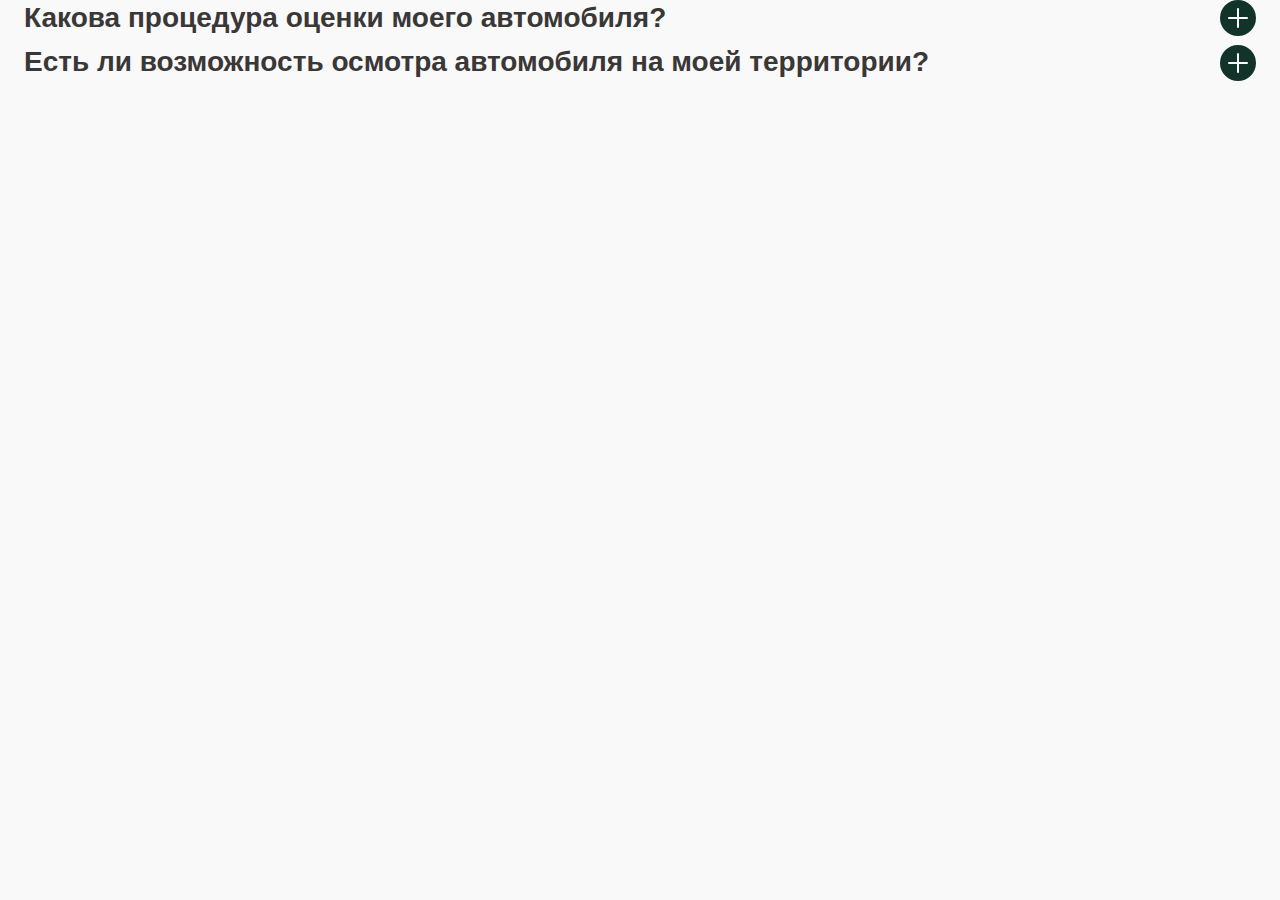
<file: components/accordion.html>
<!DOCTYPE html>
<html lang="ru">

<head>
    <meta charset="UTF-8">
    <meta name="viewport" content="width=device-width, initial-scale=1.0">
    <link rel="stylesheet" href="../css/main.css">
    <title>Аккордеон | Пример</title>
</head>

<body>
    <div class="container">
        <div class="accordion">
            <ul class="accordion-list">
                <li class="accordion-list__item">
                    <div class="accordion__top">
                        <p class="accordion__title">Какова процедура оценки моего автомобиля?</p>
                        <button class="accordion-list__btn">
                            <span></span>
                            <span></span>
                        </button>
                    </div>
                    <div class="accordion__bottom">
                        <p class="accordion__text">Наша компания предлагает точную оценку стоимости вашего
                            автомобиля по телефону. Просто свяжитесь с нами, и наши эксперты-оценщики
                            предоставят вам актуальную информацию. В более чем 90% случаев цена, озвученная
                            по телефону, совпадает с ценой, предложенной после осмотра автомобиля.</p>
                    </div>
                </li>
                <li class="accordion-list__item">
                    <div class="accordion__top">
                        <p class="accordion__title">Есть ли возможность осмотра автомобиля на моей территории?
                        </p>
                        <button class="accordion-list__btn">
                            <span></span>
                            <span></span>
                        </button>
                    </div>
                    <div class="accordion__bottom">
                        <p class="accordion__text">Да, мы готовы приехать к вам для осмотра вашего автомобиля в удобное
                            для вас время и место. Просто дайте нам знать, когда вам будет удобно, и наши специалисты
                            приедут к вам.</p>
                    </div>
                </li>
            </ul>
        </div>
    </div>

    <script src="../assets/libs/jquery.min.js"></script>

    <script>
        $('.accordion__top').click((e) => {
            $(e.target).closest('.accordion-list__item').find('.accordion__bottom').toggleClass('open')
            $(e.target).find('.accordion-list__btn').toggleClass('open')
        })
    </script>
</body>

</html>
</file>
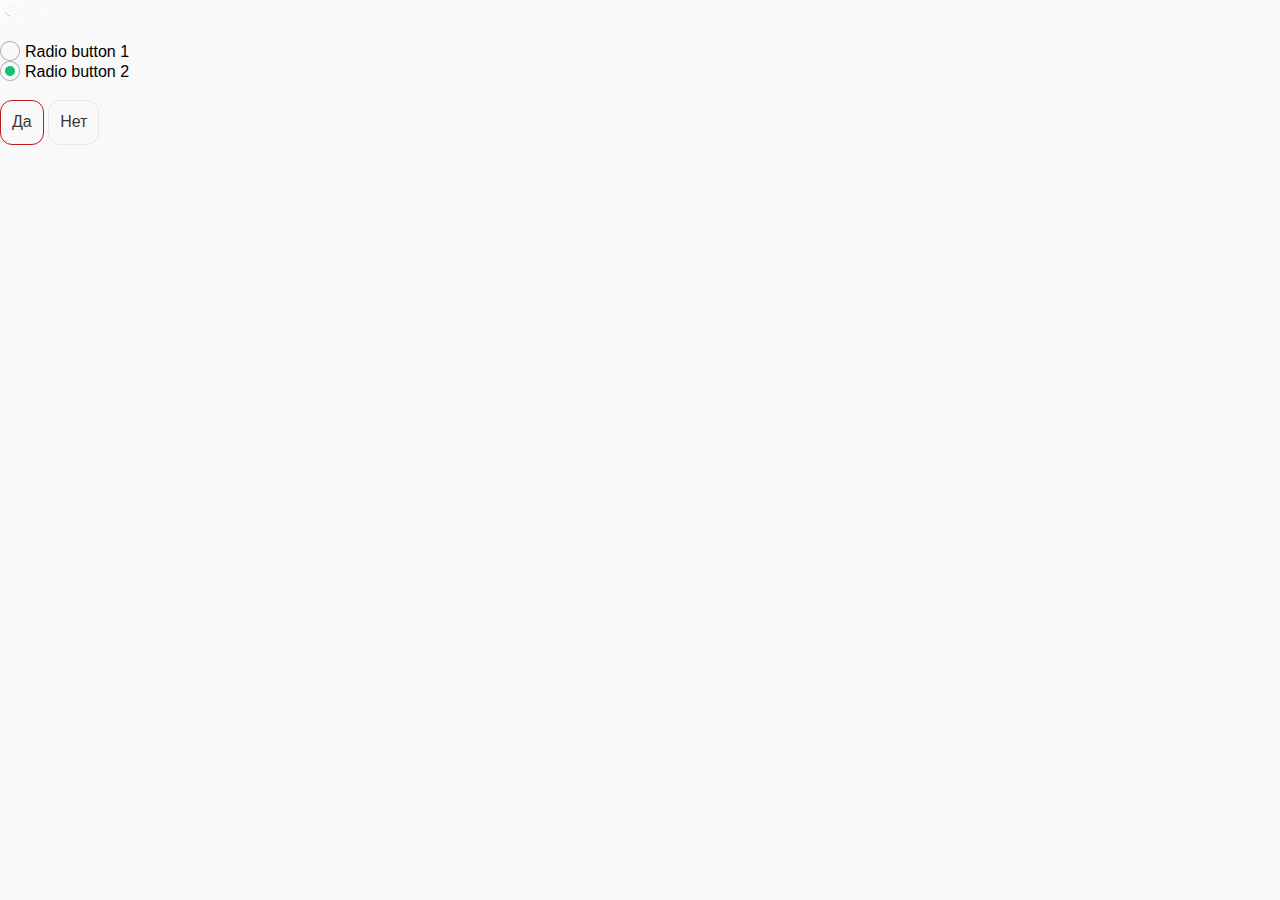
<file: components/checkbox.html>
<!DOCTYPE html>
<html lang="ru">
<head>
    <meta charset="UTF-8">
    <meta name="viewport" content="width=device-width, initial-scale=1.0">
    <link rel="stylesheet" href="../css/main.css">
    <title>Стилизованный чекбокс/радио | Пример</title>
</head>
<body>

    <!-- Стилизованный checkbox -->
    <label class="custom-checkbox">
        <input type="checkbox" checked>
        <span>Checkbox #1</span>
    </label>
    
    <br>

    <!-- Стилизованный radio v1 -->
    <div class="custom-radio">
        <input id="radio-1" type="radio" name="radio" value="1" checked>
        <label for="radio-1">Radio button 1</label>
    </div>
    <div class="custom-radio">
        <input id="radio-2" type="radio" name="radio" value="1" checked>
        <label for="radio-2">Radio button 2</label>
    </div>

    <br>

    <!-- Стилизованный radio v2 -->
    <div class="toggle toggle--1">
        <input id="damage-1" type="radio" name="damage" value="no" checked>
        <label for="damage-1">Да</label>
    </div>
    <div class="toggle toggle--1">
        <input id="damage-2" type="radio" name="damage" value="brakes">
        <label for="damage-2">Нет</label>
    </div>
</body>
</html>
</file>
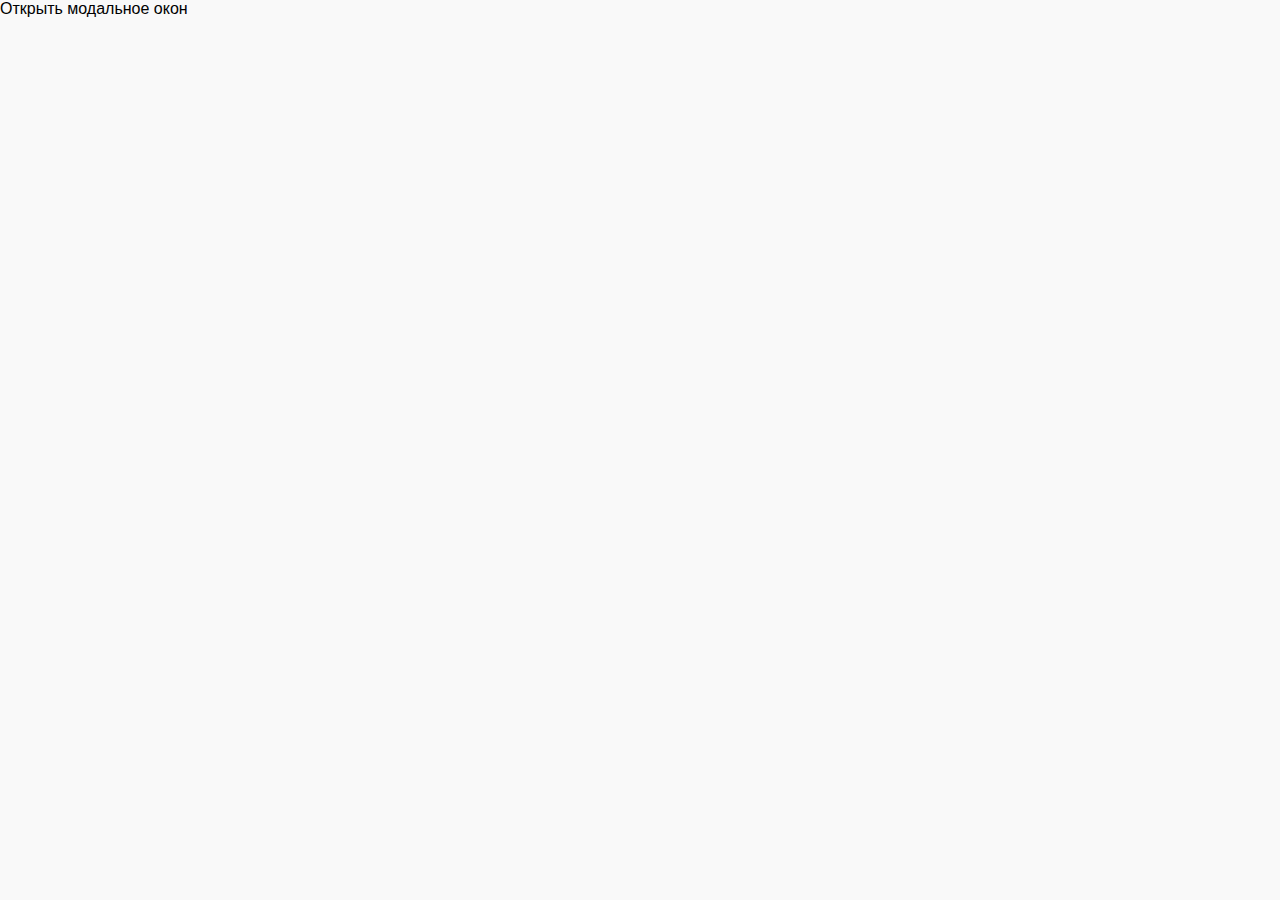
<file: components/modal.html>
<!DOCTYPE html>
<html lang="ru">
<head>
    <meta charset="UTF-8">
    <meta name="viewport" content="width=device-width, initial-scale=1.0">
    <link rel="stylesheet" href="../css/main.css">
    <title>Модальное окно | Пример</title>
</head>
<body>

    <button class="open-modal">Открыть модальное окон</button>

    <div class="modal modal--form">
        <div class="modal__body modal__body--form">
            <div class="modal__wrapper modal__wrapper--form">
                <button class="close-modal">
                    <img src="../assets/img/icons/close.svg" alt="">
                </button>
                <div class="modal__info">
                    <div class="modal__header">
                        <h2 class="modal__title">Получите возможность участвовать в проекте!</h2>
                        <p class="modal__text">Оставьте ваши контакты и получите персональный инвестиционный план</p>
                    </div>
                    <form class="form modal-form">
                        <input type="text" class="input input--green modal-form__input" name="name" placeholder="Ваше имя">
                        <input type="tel" class="input input--green modal-form__input" name="phone" placeholder="Номер телефона">
                        <input type="email" class="input input--green modal-form__input" name="phone" placeholder="Email">
                        <label class="custom-checkbox">
                            <input type="checkbox" checked>
                            <span>Я даю свое согласие на обработку персональных данных</span>
                        </label>
                        <button class="btn btn--green btn-hover btn-hover--green modal-form__btn">Отправить запрос</button>
                    </form>
                </div>
            </div>
        </div>
    </div>

    <script src="../assets/libs/jquery.min.js"></script>

    <script>
        // Модальное окно
        function showModal(btnOpen, modalBody) {
            btnOpen.click(function () {
                modalBody.addClass('active');
                $('html').addClass('no-scroll');
                return false;
            });

            $(document).keydown(function (e) {
                if (e.keyCode === 27) {
                    e.stopPropagation();
                    modalBody.removeClass('active');
                    $('html').removeClass('no-scroll');
                }
            });

            modalBody.click(function (e) {
                if ($(e.target).closest('.modal__wrapper').length == 0) {
                    $(this).removeClass('active');
                    $('html').removeClass('no-scroll');
                }
            });

            $('.close-modal').click((e) => {
                modalBody.removeClass('active');
                $('html').removeClass('no-scroll');
            })
        }

        showModal($('.open-modal'), $('.modal--form'));
    </script>
</body>
</html>
</file>
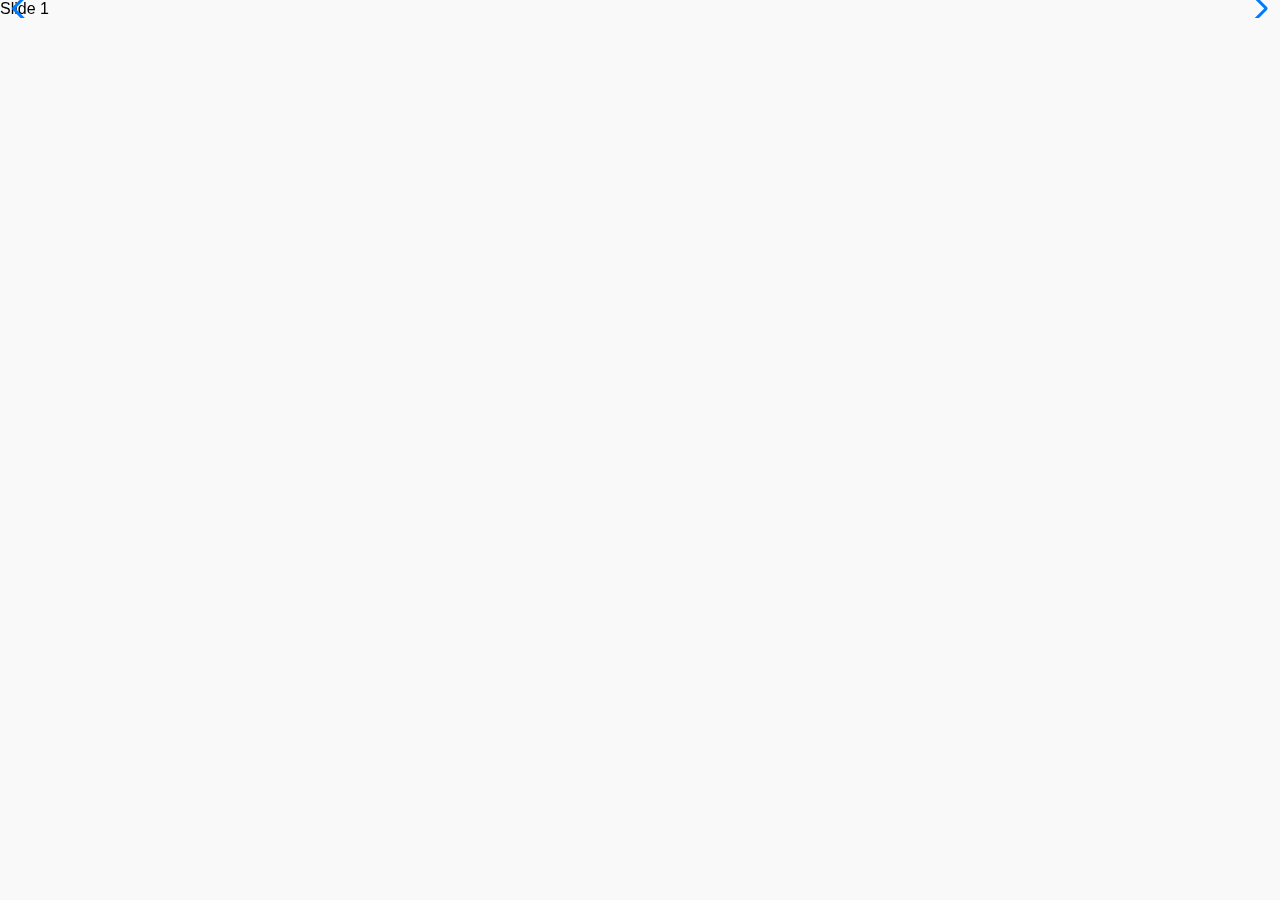
<file: components/swiper.html>
<!DOCTYPE html>
<html lang="ru">
<head>
    <meta charset="UTF-8">
    <meta name="viewport" content="width=device-width, initial-scale=1.0">
    <link rel="stylesheet" href="../assets/libs/swiper-bundle.min.css">
    <link rel="stylesheet" href="../css/main.css">
    <title>Swiper | Пример</title>
</head>
<body>
    
    <div class="swiper">
        <div class="swiper-wrapper">
            <div class="swiper-slide">Slide 1</div>
            <div class="swiper-slide">Slide 2</div>
            <div class="swiper-slide">Slide 3</div>
        </div>
        <div class="swiper-pagination"></div>
      
        <div class="swiper-button-prev"></div>
        <div class="swiper-button-next"></div>
      
        <div class="swiper-scrollbar"></div>
    </div>

    <script src="../assets/libs/swiper-bundle.min.js"></script>
    <script src="../assets/js/swiper.js"></script>
</body>
</html>
</file>
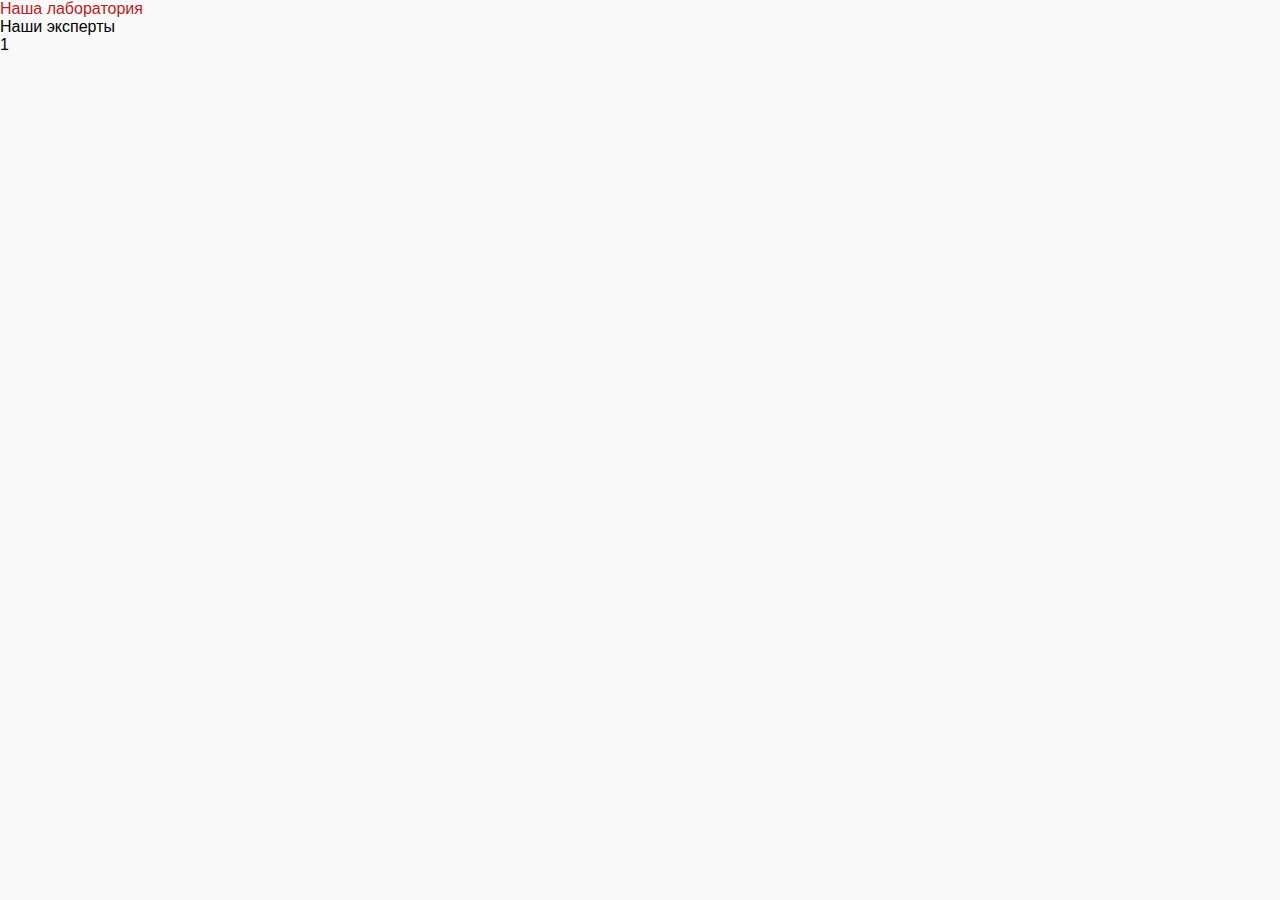
<file: components/tabs.html>
<!DOCTYPE html>
<html lang="ru">
<head>
    <meta charset="UTF-8">
    <meta name="viewport" content="width=device-width, initial-scale=1.0">
    <link rel="stylesheet" href="../css/main.css">
    <title>Табы | Пример</title>
</head>
<body>

    <div class="tabs">
        <ul class="tabs__list">
            <li class="active-tab">Наша лаборатория</li>
            <li>Наши эксперты</li>
        </ul>
        <ul class="tabs__wrapper">
            <li class="tabs__content active">
                1
            </li>
            <li class="tabs__content">
                2
            </li>
        </ul>
    </div>

    <script src="../assets/libs/jquery.min.js"></script>

    <script>
        function tabs(wrapperMain, wrapperTab, wrapperContent, activeTab, activeContent) {
            $(wrapperTab).on('click', 'li:not('+activeTab+')', function () {
                $(this)
                    .addClass(activeTab).siblings().removeClass(activeTab)
                    .closest(wrapperMain).find(wrapperContent).removeClass(activeContent).eq($(this).index()).addClass(activeContent);
            });
        }
        tabs('.tabs', '.tabs__list', '.tabs__content', 'active-tab', 'active');
    </script>
</body>
</html>
</file>
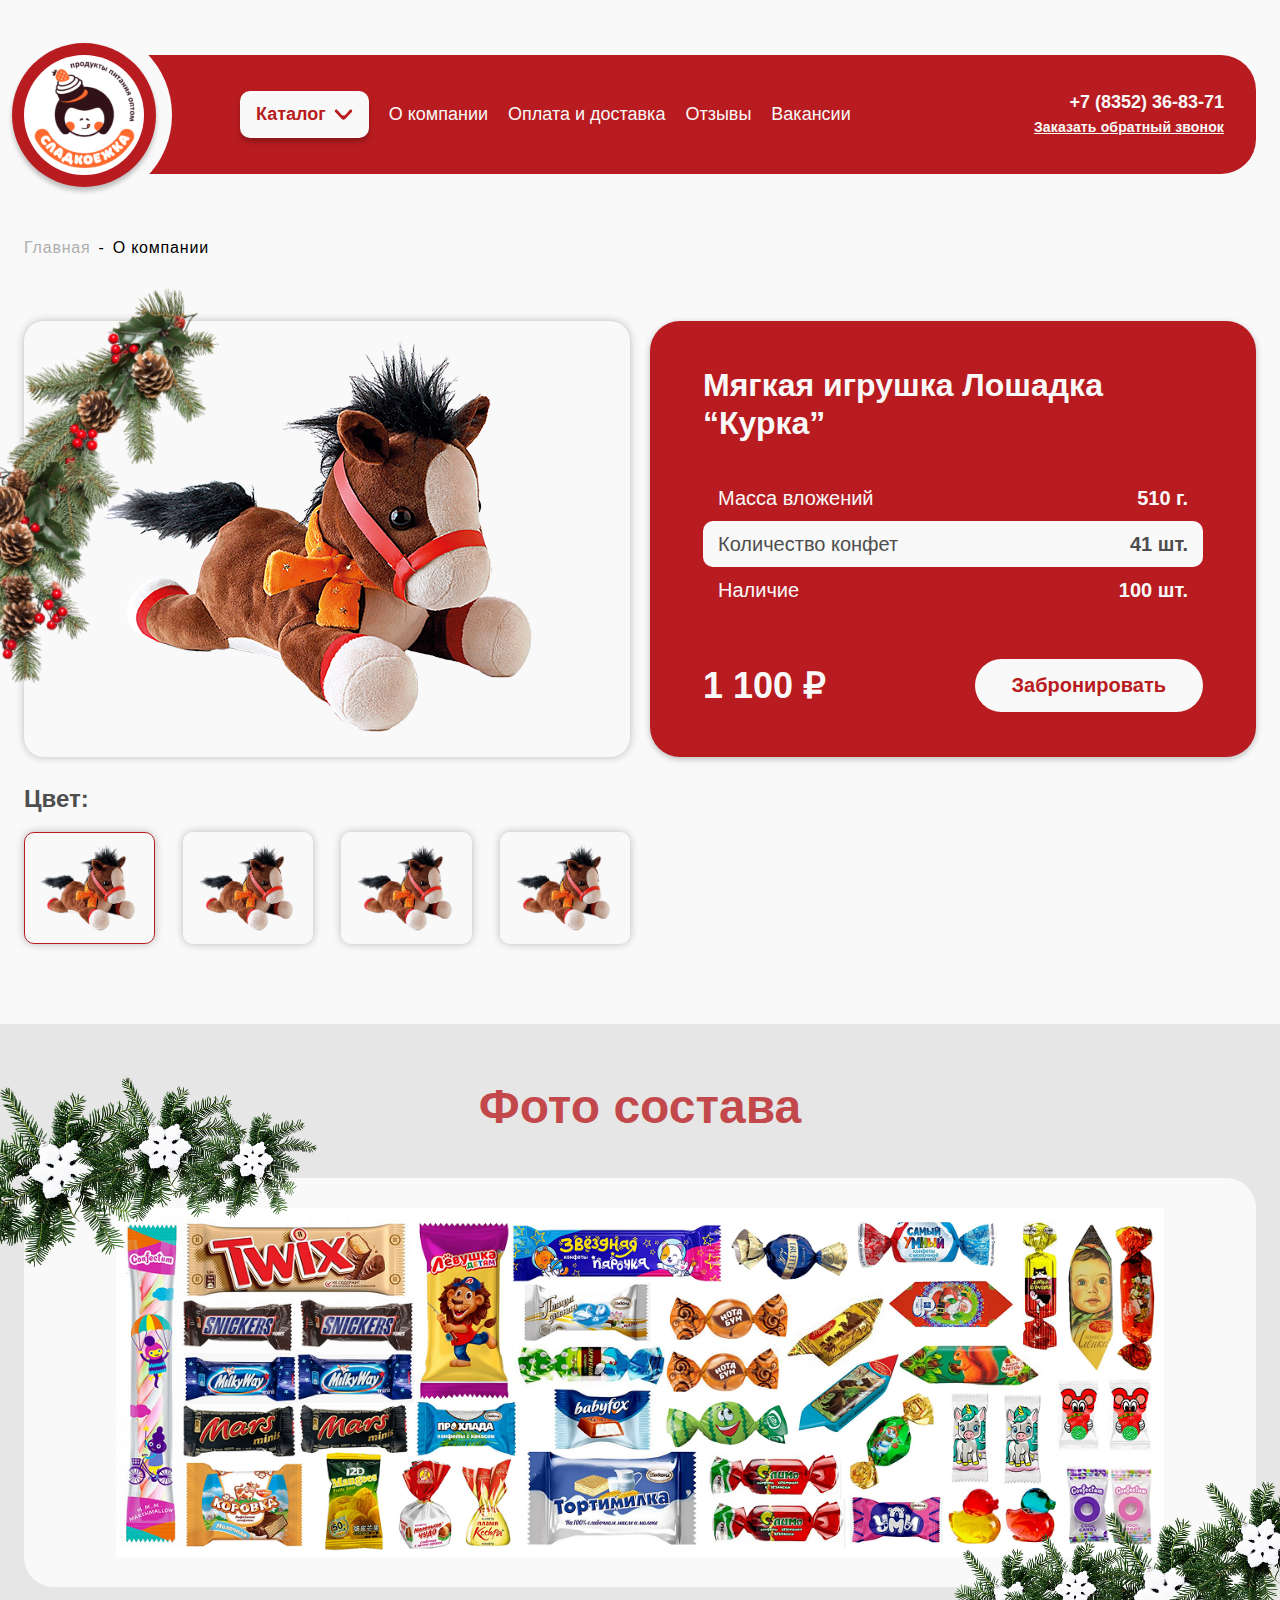
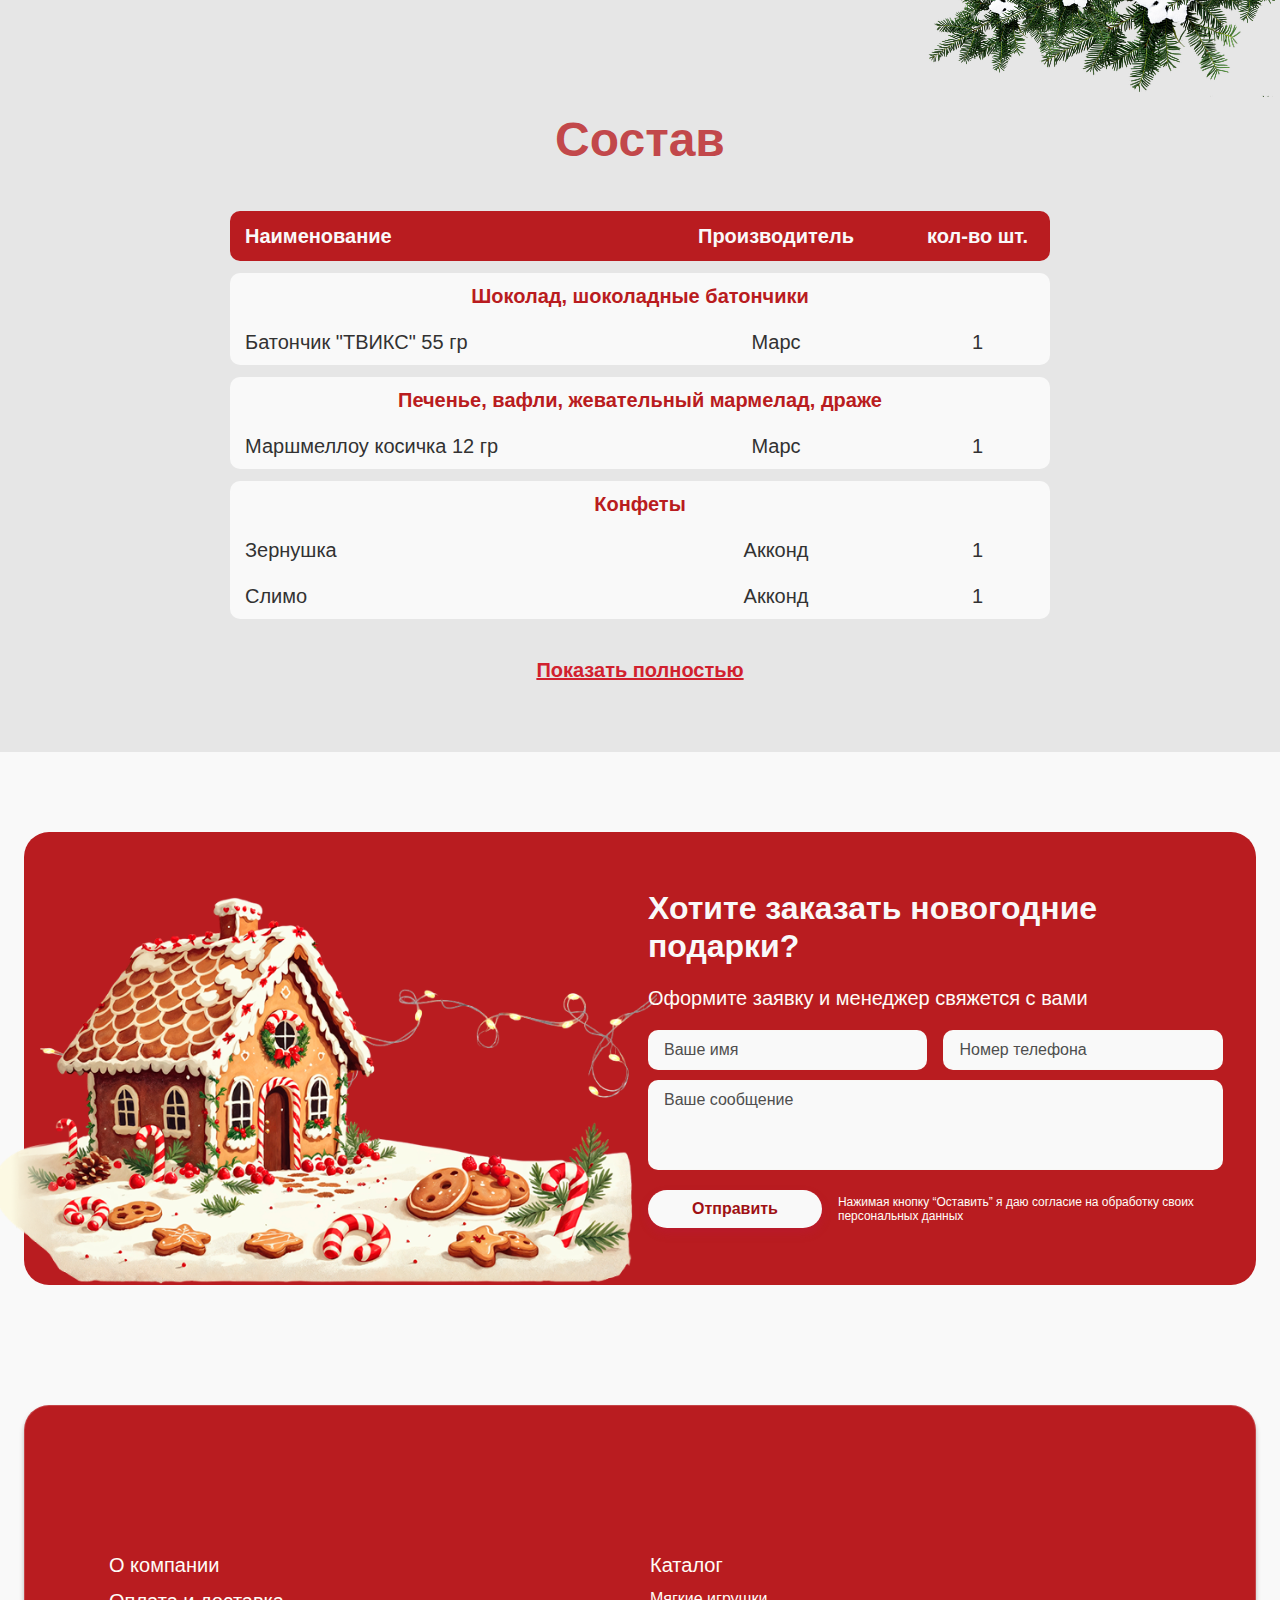
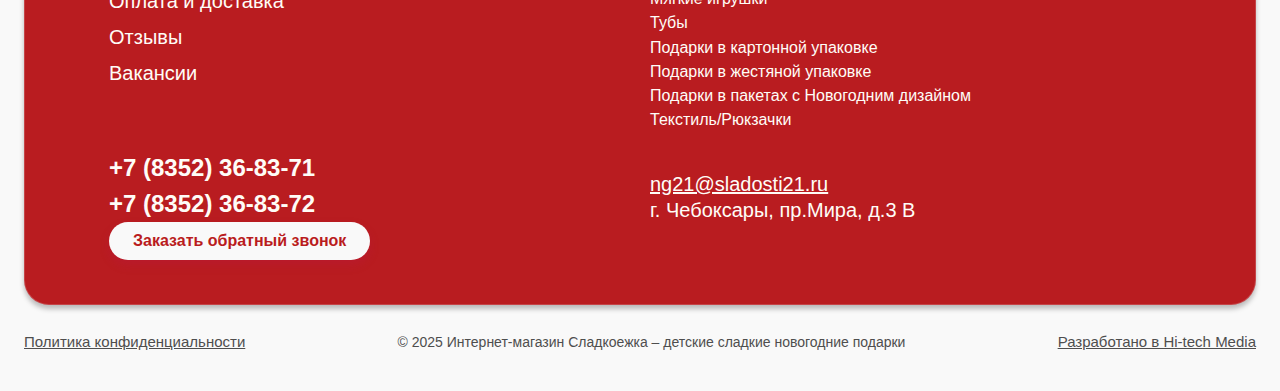
<file: pages/catalog-detail.html>
<!DOCTYPE html>
<html lang="ru">
<head>
    <meta charset="UTF-8">
    <meta name="viewport" content="width=device-width, initial-scale=1.0">
    <title>О компании</title>
    <link rel="stylesheet" href="../assets/libs/swiper-bundle.min.css">
    <link rel="stylesheet" href="../css/main.css">
</head>
<body>
    <header class="header header--secondary">
        <div class="container">
            <div class="header__wrapper">
                <a href="/" class="header__logo">
                    <div class="header__logo-wrapper">
                        <img src="/assets/img/icons/logo.svg" alt="logo">
                    </div>
                </a>
                <nav class="menu">
                    <ul class="menu-nav">
                        <li class="menu-nav__item dropdown-menu dropdown-menu--main">
                            <a href="catalog.html" class="menu-nav__link menu-nav__link--active dropdown-menu__toggle">
                                каталог
                                <svg width="19" height="11" class="dropdown-menu__toggle-icon" viewBox="0 0 19 11" fill="none" xmlns="http://www.w3.org/2000/svg">
                                    <path d="M17.5327 0.791373C16.9366 0.409903 16.1522 0.514915 15.6776 1.03973L11.4667 5.69522C10.4139 6.85918 8.58611 6.85918 7.53331 5.69522L3.32245 1.03973C2.84776 0.514915 2.06335 0.409903 1.46733 0.791373C0.704329 1.27972 0.571764 2.34073 1.19116 3.0018L7.56488 9.80427C8.61264 10.9225 10.3874 10.9225 11.4351 9.80427L17.8088 3.0018C18.4282 2.34073 18.2957 1.27972 17.5327 0.791373Z" fill="#B91C20" />
                                </svg>
                            </a>
                            <!-- <div class="dropdown-menu__container">
                                <div class="catalog-menu">
                                    <div class="catalog-menu__wrapper">
                                        <div class="catalog-menu__side">
                                            <ul class="catalog-menu-section">
                                                <li class="catalog-menu-section__item">
                                                    <a href="" class="catalog-menu-section__head">
                                                        <span class="catalog-menu-section__head-name">Печи и камины</span>
                                                        <svg width="11" height="14" class="catalog-menu-section__head-arrow" viewBox="0 0 11 14" fill="none" xmlns="http://www.w3.org/2000/svg">
                                                            <path d="M10.8145 7L2.06095 -2.38418e-07L0 1.64576L6.6999 7L0 12.3531L2.05949 14L10.8145 7Z" />
                                                        </svg>
                                                    </a>
                                                    <div class="catalog-menu__subsection">
                                                        <div class="catalog-menu__subsection-wrapper">
                                                            <p class="catalog-menu__subsection-title">Распределительное оборудование</p>
                                                            <div class="catalog-menu__subsection-list">
                                                                <ul class="catalog-menu-subsection">
                                                                    <li class="catalog-menu-subsection__item">
                                                                        <a href="" class="catalog-menu-subsection__link">
                                                                            <img src="./assets/img/other/section-icon.png" class="catalog-menu-subsection__link-icon" alt="">
                                                                            <div class="catalog-menu-subsection__link-content">
                                                                                <span class="catalog-menu-subsection__link-name">Печи и камины</span>
                                                                                <span class="catalog-menu-subsection__link-count">(16 шт)</span>
                                                                            </div>
                                                                        </a>
                                                                    </li>
                                                                </ul>
                                                            </div>
                                                        </div>
                                                    </div>
                                                </li>
                                                <li class="catalog-menu-section__item">
                                                    <a href="" class="catalog-menu-section__head">
                                                        <span class="catalog-menu-section__head-name">Дымоходы и вентиляция</span>
                                                        <svg width="11" height="14" class="catalog-menu-section__head-arrow" viewBox="0 0 11 14" fill="none" xmlns="http://www.w3.org/2000/svg">
                                                            <path d="M10.8145 7L2.06095 -2.38418e-07L0 1.64576L6.6999 7L0 12.3531L2.05949 14L10.8145 7Z" />
                                                        </svg>
                                                    </a>
                                                    <div class="catalog-menu__subsection">
                                                        <div class="catalog-menu__subsection-wrapper">
                                                            <p class="catalog-menu__subsection-title">Шкафы управления и автоматизации</p>
                                                            <div class="catalog-menu__subsection-list">
                                                                <ul class="catalog-menu-subsection">
                                                                    <li class="catalog-menu-subsection__item">
                                                                        <a href="" class="catalog-menu-subsection__link">Щ070</a>
                                                                    </li>
                                                                </ul>
                                                            </div>
                                                        </div>
                                                    </div>
                                                </li>
                                                <li class="catalog-menu-section__item">
                                                    <a href="" class="catalog-menu-section__head">
                                                        <span class="catalog-menu-section__head-name">Крепёж и аксессуары</span>
                                                        <svg width="11" height="14" class="catalog-menu-section__head-arrow" viewBox="0 0 11 14" fill="none" xmlns="http://www.w3.org/2000/svg">
                                                            <path d="M10.8145 7L2.06095 -2.38418e-07L0 1.64576L6.6999 7L0 12.3531L2.05949 14L10.8145 7Z" />
                                                        </svg>
                                                    </a>
                                                    <div class="catalog-menu__subsection">
                                                        <div class="catalog-menu__subsection-wrapper">
                                                            <p class="catalog-menu__subsection-title">Системы оперативного тока</p>
                                                            <div class="catalog-menu__subsection-list">
                                                                <ul class="catalog-menu-subsection">
                                                                    <li class="catalog-menu-subsection__item">
                                                                        <a href="" class="catalog-menu-subsection__link">Щ070</a>
                                                                    </li>
                                                                </ul>
                                                            </div>
                                                        </div>
                                                    </div>
                                                </li>
                                                <li class="catalog-menu-section__item">
                                                    <a href="" class="catalog-menu-section__head">
                                                        <span class="catalog-menu-section__head-name">Банные товары</span>
                                                        <svg width="11" height="14" class="catalog-menu-section__head-arrow" viewBox="0 0 11 14" fill="none" xmlns="http://www.w3.org/2000/svg">
                                                            <path d="M10.8145 7L2.06095 -2.38418e-07L0 1.64576L6.6999 7L0 12.3531L2.05949 14L10.8145 7Z" />
                                                        </svg>
                                                    </a>
                                                </li>
                                            </ul>
                                        </div>
                                    </div>
                                </div>
                            </div> -->
                        </li>
                        <li class="menu-nav__item">
                            <a href="company.html" class="menu-nav__link">О компании</a>
                        </li>
                        <li class="menu-nav__item">
                            <a href="payment.html" class="menu-nav__link">Оплата и доставка</a>
                        </li>
                        <li class="menu-nav__item">
                            <a href="reviews.html" class="menu-nav__link">Отзывы</a>
                        </li>
                        <li class="menu-nav__item">
                            <a href="vacancies.html" class="menu-nav__link">Вакансии</a>
                        </li>
                    </ul>
                </nav>
                <div class="header__right">
                    <div class="header__contacts">
                        <a href="tel:" class="header__contacts-phone">+7 (8352) 36-83-71</a>
                        <button class="header__contacts-callback">Заказать обратный звонок</button>
                    </div>
                </div>
                <button class="btn-menu">
                    <span></span>
                    <span></span>
                    <span></span>
                </button>
            </div>
        </div>
    </header>

    <main>
        <!-- Хлебные крошки -->
        <section class="section section--breadcrumb">
            <div class="container">
                <ul class="breadcrumb">
                    <li class="breadcrumb__item">
                        <a href="../index.html" class="breadcrumb__item-link">Главная</a>
                    </li>
                    <li class="breadcrumb__item">
                        <span class="breadcrumb__item-link breadcrumb__item-link--active">О компании</span>
                    </li>
                </ul>
            </div>
        </section>

        <!-- Детальная страница товара -->
        <section class="section section--catalog-detail">
            <div class="container">
                <div class="product-detail">
                    <div class="product-detail__wrapper">
                        <div class="product-detail__left">
                            <div class="product-detail__left-main">
                                <a href="">
                                    <img src="/assets/img/other/product-detail.png" alt="">
                                </a>
                            </div>
                            <div class="product-detail__left-similar">
                                <p class="product-detail__left-similar-text">Цвет:</p>
                                <div class="product-detail__left-similar-wrapper">
                                    <a href="#" class="product-detail__left-similar-item" data-state="active">
                                        <img src="/assets/img/other/product-detail.png" alt="">
                                    </a>
                                    <a href="#" class="product-detail__left-similar-item">
                                        <img src="/assets/img/other/product-detail.png" alt="">
                                    </a>
                                    <a href="#" class="product-detail__left-similar-item">
                                        <img src="/assets/img/other/product-detail.png" alt="">
                                    </a>
                                    <a href="#" class="product-detail__left-similar-item">
                                        <img src="/assets/img/other/product-detail.png" alt="">
                                    </a>
                                </div>
                            </div>
                        </div>
                        <div class="product-detail__info">
                            <div class="product-detail__top">
                                <h2 class="product-detail__info-name">Мягкая игрушка Лошадка “Курка”</h2>
                            </div>
                            <ul class="product-hits">
                                <li class="product-hits__item">
                                    <p class="product-hits__item-text">Масса вложений</p>
                                    <span class="product-hits__item-value">510 г.</span>
                                </li>
                                <li class="product-hits__item">
                                    <p class="product-hits__item-text">Количество конфет</p>
                                    <span class="product-hits__item-value">41 шт.</span>
                                </li>
                                <li class="product-hits__item">
                                    <p class="product-hits__item-text">Наличие</p>
                                    <span class="product-hits__item-value">100 шт.</span>
                                </li>
                            </ul>
                            <div class="product-detail__info-bottom">
                                <div class="product-detail__info-price-wrapper">
                                    <p class="product-detail__info-price">1 100 ₽</p>
                                </div>
                                <button class="btn product-detail__info-btn">Забронировать</button>
                            </div>
                        </div>
                    </div>
                </div>
            </div>
        </section>

        <!-- Фото состава -->
        <section class="section section--dark-bg section--composition">
            <div class="container">
                <h2>Фото состава</h2>
                <div class="container__inner">
                    <div class="product-composition-image">
                        <div class="product-composition-image__wrapper">
                            <img src="/assets/img/other/composition.png" class="product-composition-image__img" alt="">
                        </div>
                    </div>
                </div>
            </div>
        </section>

        <!-- Состав -->
        <section class="section section--dark-bg section--composition">
            <div class="container">
                <h2>Состав</h2>
                <div class="container__inner">
                    <div class="product-composition">
                        <div class="product-composition__wrapper">
                            <div class="product-composition__wrapper-inner">
                                <div class="product-composition__col">
                                    <ul class="product-composition-list">
                                        <li class="product-composition-list__item product-composition-list__item--head">
                                            <div class="product-composition-list__item-inner">
                                                <p>Наименование</p>
                                                <p>Производитель</p>
                                                <p>кол-во шт.</p>
                                            </div>
                                        </li>
                                        <li class="product-composition-list__item">
                                            <p class="product-composition-list__item-name">Шоколад, шоколадные батончики</p>
                                            <ul class="product-composition-list__item-list">
                                                <li class="product-composition-list__item-list-item">
                                                    <div class="product-composition-list__item-inner">
                                                        <p>Батончик "ТВИКС" 55 гр</p>
                                                        <p>Марс</p>
                                                        <p>1</p>
                                                    </div>
                                                </li>
                                            </ul>
                                        </li>
                                        <li class="product-composition-list__item">
                                            <p class="product-composition-list__item-name">Печенье, вафли, жевательный мармелад, драже</p>
                                            <ul class="product-composition-list__item-list">
                                                <li class="product-composition-list__item-list-item">
                                                    <div class="product-composition-list__item-inner">
                                                        <p>Маршмеллоу косичка 12 гр</p>
                                                        <p>Марс</p>
                                                        <p>1</p>
                                                    </div>
                                                </li>
                                            </ul>
                                        </li>
                                        <li class="product-composition-list__item">
                                            <p class="product-composition-list__item-name">Конфеты</p>
                                            <ul class="product-composition-list__item-list">
                                                <li class="product-composition-list__item-list-item">
                                                    <div class="product-composition-list__item-inner">
                                                        <p>Зернушка</p>
                                                        <p>Акконд</p>
                                                        <p>1</p>
                                                    </div>
                                                </li>
                                                <li class="product-composition-list__item-list-item">
                                                    <div class="product-composition-list__item-inner">
                                                        <p>Слимо</p>
                                                        <p>Акконд</p>
                                                        <p>1</p>
                                                    </div>
                                                </li>
                                            </ul>
                                        </li>
                                    </ul>
                                </div>
                            </div>
                        </div>
                        <div class="product-composition__bottom">
                            <button class="product-composition__bottom-btn">Показать полностью</button>
                        </div>
                    </div>
                </div>
            </div>
        </section>

        <!-- Форма обратной связи -->
        <section class="section section--form-feedback">
            <div class="container">
                <div class="feedback-form">
                    <div class="feedback-form__wrapper">
                        <div class="feedback-form__wrapper-image">
                            <img src="/assets/img/photo/form-1.png" alt="form">
                        </div>
                        <div class="feedback-form__wrapper-content">
                            <h2 class="feedback-form__wrapper-title">Хотите заказать новогодние подарки?</h2>
                            <p class="feedback-form__wrapper-text">Оформите заявку и менеджер свяжется с вами</p>
                            <div class="feedback-form__wrapper-form">
                                <form action="" class="form form-feedback">
                                    <div class="form-feedback__wrapper">
                                        <label class="form-feedback__item form__area">
                                            <input type="text" class="input" name="name" placeholder="Ваше имя" required>
                                            <small class="form__area-error"></small>
                                        </label>
                                        <label class="form-feedback__item form__area">
                                            <input type="text" class="input" name="phone" data-phone placeholder="Номер телефона" required>
                                            <small class="form__area-error"></small>
                                        </label>
                                        <label class="form-feedback__item form__area">
                                            <textarea class="textarea" name="message" placeholder="Ваше сообщение"></textarea>
                                            <small class="form__area-error"></small>
                                        </label>
                                    </div>
                                    <div class="form-feedback__bottom">
                                        <button type="submit" class="btn form-feedback__btn">
                                            <span>Отправить</span>
                                        </button>
                                        <label class="form-feedback__agree">
                                            Нажимая кнопку “Оставить” я даю согласие на обработку своих персональных данных
                                        </label>
                                    </div>
                                </form>
                            </div>
                        </div>
                    </div>
                </div>
            </div>
        </section>
    </main>
    
    <footer class="footer">
        <div class="container">
            <div class="footer__wrapper">
                <div class="footer__top">
                    <div class="footer__left">
                        <div class="footer__left-inner">
                            <a href="/" class="footer__logo">
                                <div class="footer__logo-wrapper">
                                    <img src="/assets/img/icons/logo.svg" alt="logo">
                                </div>
                            </a>
                            <div class="footer__social">
                                <ul class="social-list">
                                    <li class="social-list__item">
                                        <a href="" class="social-list__link">
                                            <svg width="51" height="51" viewBox="0 0 51 51" fill="none" xmlns="http://www.w3.org/2000/svg">
                                                <foreignObject x="-10.8448" y="-14.8448" width="72.671" height="72.671">
                                                  <div xmlns="http://www.w3.org/1999/xhtml" style="backdrop-filter:blur(7.42px);clip-path:url(#bgblur_0_48_3872_clip_path);height:100%;width:100%"></div>
                                                </foreignObject>
                                                <g filter="url(#filter0_d_48_3872)" data-figma-bg-blur-radius="14.8448">
                                                  <path d="M25.4907 0C37.3601 0 46.9814 9.62139 46.9814 21.4907C46.9814 33.36 37.3601 42.9814 25.4907 42.9814C21.6929 42.9875 17.9618 41.9825 14.6809 40.0694L4.00863 42.9814L6.91417 32.3048C4.99955 29.0229 3.99369 25.2903 4.00003 21.4907C4.00003 9.62139 13.6214 0 25.4907 0ZM18.1667 11.3901L17.7369 11.4073C17.4586 11.4242 17.1867 11.4973 16.9374 11.6222C16.7043 11.7542 16.4915 11.9192 16.3056 12.1122C16.0477 12.355 15.9016 12.5656 15.7447 12.7698C14.9498 13.8033 14.5218 15.0721 14.5283 16.3759C14.5326 17.429 14.8077 18.4541 15.2375 19.4126C16.1165 21.351 17.5628 23.4034 19.4712 25.3053C19.9311 25.7631 20.3824 26.223 20.8681 26.6506C23.2393 28.7384 26.0651 30.244 29.1205 31.0476L30.3412 31.2346C30.7388 31.2561 31.1363 31.226 31.5361 31.2067C32.162 31.1743 32.7731 31.0049 33.3263 30.7102C33.6077 30.5653 33.8823 30.4075 34.1493 30.2374C34.1493 30.2374 34.2418 30.1772 34.418 30.044C34.7081 29.8291 34.8865 29.6765 35.1272 29.4251C35.3055 29.2403 35.4603 29.0232 35.5785 28.7761C35.7461 28.4258 35.9137 27.7574 35.9825 27.2008C36.0341 26.7753 36.019 26.5432 36.0126 26.3992C36.004 26.1692 35.8127 25.9307 35.6043 25.8297L34.3535 25.2688C34.3535 25.2688 32.4838 24.4543 31.3405 23.9342C31.2209 23.882 31.0927 23.8521 30.9623 23.8461C30.8152 23.831 30.6667 23.8475 30.5265 23.8946C30.3864 23.9417 30.258 24.0182 30.1499 24.119C30.1392 24.1147 29.9952 24.2372 28.4414 26.1198C28.3522 26.2396 28.2294 26.3302 28.0885 26.38C27.9477 26.4297 27.7952 26.4364 27.6506 26.3992C27.5106 26.3616 27.3734 26.3142 27.2401 26.2573C26.9736 26.1456 26.8812 26.1026 26.6985 26.0252C25.4651 25.487 24.3231 24.7598 23.3137 23.8697C23.0429 23.6333 22.7915 23.3754 22.5336 23.1262C21.6881 22.3164 20.9513 21.4005 20.3416 20.4011L20.2148 20.197C20.1237 20.0598 20.0501 19.9118 19.9956 19.7564C19.9139 19.4405 20.1267 19.1869 20.1267 19.1869C20.1267 19.1869 20.6489 18.6152 20.8917 18.3058C21.1281 18.0049 21.328 17.7126 21.4569 17.5042C21.7105 17.0959 21.79 16.6768 21.6568 16.3523C21.0551 14.8823 20.4318 13.4188 19.7914 11.966C19.6646 11.6781 19.2885 11.4717 18.9468 11.4309C18.8308 11.418 18.7147 11.4051 18.5987 11.3965C18.3101 11.3822 18.0209 11.3851 17.7326 11.4051L18.1667 11.3901Z" fill="url(#paint0_linear_48_3872)" />
                                                  <path d="M25.4912 0.639648C37.0068 0.639904 46.3415 9.97468 46.3418 21.4902C46.3418 33.006 37.0069 42.3415 25.4912 42.3418H25.4893C21.8051 42.3477 18.1856 41.3723 15.0029 39.5166L14.7715 39.3818L14.5127 39.4521L4.91895 42.0693L7.53125 32.4727L7.60156 32.2139L7.4668 31.9824C5.60952 28.7988 4.63357 25.1779 4.63965 21.4922V21.4902C4.6399 9.97452 13.9754 0.639648 25.4912 0.639648ZM18.6309 10.7578C18.317 10.7422 18.002 10.7448 17.6885 10.7666V10.7695C17.3273 10.7928 16.974 10.8877 16.6504 11.0498L16.6367 11.0576L16.6221 11.0654C16.3353 11.2278 16.0734 11.4307 15.8447 11.668C15.7028 11.8037 15.5878 11.9335 15.4912 12.0518L15.2373 12.3799C14.4109 13.4544 13.942 14.7583 13.8926 16.1084L13.8887 16.3789C13.8935 17.5416 14.1964 18.6559 14.6533 19.6748L14.6543 19.6768C15.5128 21.5702 16.8806 23.5473 18.6582 25.3916L19.0195 25.7588C19.3584 26.0961 19.7074 26.4492 20.0732 26.792L20.4453 27.1309C22.8913 29.2844 25.8063 30.837 28.958 31.666L28.9902 31.6748L29.0234 31.6797L30.2441 31.8672L30.2754 31.8721L30.3066 31.873C30.7467 31.8968 31.1922 31.8639 31.5674 31.8457H31.5693C32.2887 31.8085 32.9912 31.614 33.627 31.2754L33.626 31.2744C33.9222 31.1215 34.212 30.9564 34.4932 30.7773L34.498 30.7734H34.499L34.5 30.7725L34.502 30.7715L34.5254 30.7559C34.5399 30.7461 34.5595 30.7317 34.585 30.7139C34.6353 30.6785 34.7073 30.6277 34.7988 30.5586C35.1132 30.3258 35.3202 30.1488 35.5898 29.8672L35.5889 29.8662C35.8117 29.6348 36.0056 29.3626 36.1543 29.0518L36.1553 29.0527C36.3644 28.6157 36.5441 27.8711 36.6172 27.2793L36.6182 27.2773C36.6754 26.8045 36.6585 26.5321 36.6514 26.375H36.6523C36.6419 26.097 36.5261 25.858 36.3975 25.6846C36.2671 25.5089 36.0886 25.3536 35.8828 25.2539L35.875 25.25L35.8662 25.2461L34.6152 24.6846L34.6094 24.6826V24.6816H34.6074C34.6065 24.6813 34.6051 24.6804 34.6035 24.6797C34.6 24.6781 34.5947 24.6758 34.5879 24.6729C34.5741 24.6668 34.5537 24.658 34.5273 24.6465C34.4741 24.6233 34.3962 24.589 34.2998 24.5469C34.107 24.4625 33.8377 24.345 33.5332 24.2109L31.6055 23.3516L31.5967 23.3477L31.4502 23.292C31.3132 23.2466 31.1707 23.2196 31.0264 23.21H31.0273C31.0244 23.2097 31.0215 23.2093 31.0186 23.209C31.0098 23.2084 31.001 23.2074 30.9922 23.207L30.9912 23.208C30.7654 23.1898 30.5383 23.2159 30.3232 23.2881C30.115 23.358 29.9233 23.4694 29.7578 23.6133C29.7455 23.6225 29.7352 23.6291 29.7295 23.6338C29.6945 23.6628 29.6624 23.6944 29.6387 23.7188C29.5866 23.7722 29.5098 23.8568 29.3926 23.9912C29.155 24.2635 28.7259 24.7706 27.9482 25.7129L27.9375 25.7246L27.9277 25.7383C27.9144 25.7559 27.8958 25.769 27.875 25.7764C27.8541 25.7837 27.8311 25.7848 27.8096 25.7793C27.7011 25.7499 27.5946 25.7131 27.4912 25.6689L27.4873 25.667C27.2077 25.5497 27.1635 25.5276 26.9531 25.4385H26.9541C25.7818 24.9269 24.6967 24.2355 23.7373 23.3896L23.7344 23.3877C23.4799 23.1655 23.2546 22.9329 22.9785 22.666L22.9766 22.6641L22.6787 22.3701C21.9968 21.6733 21.396 20.9004 20.8877 20.0674L20.8848 20.0635L20.7588 19.8594L20.7529 19.8516L20.748 19.8428L20.6641 19.6982C20.6478 19.6656 20.6346 19.6316 20.6211 19.5977C20.6229 19.5935 20.6253 19.59 20.627 19.5869C20.6418 19.5706 20.6622 19.5485 20.6865 19.5215C20.7402 19.462 20.8154 19.3798 20.8975 19.2871C21.0582 19.1058 21.26 18.8716 21.3945 18.7002C21.6452 18.3812 21.8584 18.0697 22 17.8408L22.001 17.8418C22.2922 17.3727 22.4674 16.7786 22.2891 16.2207L22.249 16.1094C21.796 15.0027 21.3308 13.9 20.8555 12.8027L20.377 11.708C20.2446 11.4076 20.0071 11.1952 19.7822 11.0586C19.5526 10.9191 19.2853 10.8273 19.0225 10.7959L19.0176 10.7949L18.6455 10.7588L18.6377 10.7578H18.6309Z" stroke="#FFFCF7" stroke-opacity="0.28" stroke-width="1.27972" />
                                                </g>
                                                <defs>
                                                  <filter id="filter0_d_48_3872" x="-10.8448" y="-14.8448" width="72.671" height="72.671" filterUnits="userSpaceOnUse" color-interpolation-filters="sRGB">
                                                    <feFlood flood-opacity="0" result="BackgroundImageFix" />
                                                    <feColorMatrix in="SourceAlpha" type="matrix" values="0 0 0 0 0 0 0 0 0 0 0 0 0 0 0 0 0 0 127 0" result="hardAlpha" />
                                                    <feOffset dy="4" />
                                                    <feGaussianBlur stdDeviation="2" />
                                                    <feComposite in2="hardAlpha" operator="out" />
                                                    <feColorMatrix type="matrix" values="0 0 0 0 0 0 0 0 0 0 0 0 0 0 0 0 0 0 0.15 0" />
                                                    <feBlend mode="normal" in2="BackgroundImageFix" result="effect1_dropShadow_48_3872" />
                                                    <feBlend mode="normal" in="SourceGraphic" in2="effect1_dropShadow_48_3872" result="shape" />
                                                  </filter>
                                                  <clipPath id="bgblur_0_48_3872_clip_path" transform="translate(10.8448 14.8448)">
                                                    <path d="M25.4907 0C37.3601 0 46.9814 9.62139 46.9814 21.4907C46.9814 33.36 37.3601 42.9814 25.4907 42.9814C21.6929 42.9875 17.9618 41.9825 14.6809 40.0694L4.00863 42.9814L6.91417 32.3048C4.99955 29.0229 3.99369 25.2903 4.00003 21.4907C4.00003 9.62139 13.6214 0 25.4907 0ZM18.1667 11.3901L17.7369 11.4073C17.4586 11.4242 17.1867 11.4973 16.9374 11.6222C16.7043 11.7542 16.4915 11.9192 16.3056 12.1122C16.0477 12.355 15.9016 12.5656 15.7447 12.7698C14.9498 13.8033 14.5218 15.0721 14.5283 16.3759C14.5326 17.429 14.8077 18.4541 15.2375 19.4126C16.1165 21.351 17.5628 23.4034 19.4712 25.3053C19.9311 25.7631 20.3824 26.223 20.8681 26.6506C23.2393 28.7384 26.0651 30.244 29.1205 31.0476L30.3412 31.2346C30.7388 31.2561 31.1363 31.226 31.5361 31.2067C32.162 31.1743 32.7731 31.0049 33.3263 30.7102C33.6077 30.5653 33.8823 30.4075 34.1493 30.2374C34.1493 30.2374 34.2418 30.1772 34.418 30.044C34.7081 29.8291 34.8865 29.6765 35.1272 29.4251C35.3055 29.2403 35.4603 29.0232 35.5785 28.7761C35.7461 28.4258 35.9137 27.7574 35.9825 27.2008C36.0341 26.7753 36.019 26.5432 36.0126 26.3992C36.004 26.1692 35.8127 25.9307 35.6043 25.8297L34.3535 25.2688C34.3535 25.2688 32.4838 24.4543 31.3405 23.9342C31.2209 23.882 31.0927 23.8521 30.9623 23.8461C30.8152 23.831 30.6667 23.8475 30.5265 23.8946C30.3864 23.9417 30.258 24.0182 30.1499 24.119C30.1392 24.1147 29.9952 24.2372 28.4414 26.1198C28.3522 26.2396 28.2294 26.3302 28.0885 26.38C27.9477 26.4297 27.7952 26.4364 27.6506 26.3992C27.5106 26.3616 27.3734 26.3142 27.2401 26.2573C26.9736 26.1456 26.8812 26.1026 26.6985 26.0252C25.4651 25.487 24.3231 24.7598 23.3137 23.8697C23.0429 23.6333 22.7915 23.3754 22.5336 23.1262C21.6881 22.3164 20.9513 21.4005 20.3416 20.4011L20.2148 20.197C20.1237 20.0598 20.0501 19.9118 19.9956 19.7564C19.9139 19.4405 20.1267 19.1869 20.1267 19.1869C20.1267 19.1869 20.6489 18.6152 20.8917 18.3058C21.1281 18.0049 21.328 17.7126 21.4569 17.5042C21.7105 17.0959 21.79 16.6768 21.6568 16.3523C21.0551 14.8823 20.4318 13.4188 19.7914 11.966C19.6646 11.6781 19.2885 11.4717 18.9468 11.4309C18.8308 11.418 18.7147 11.4051 18.5987 11.3965C18.3101 11.3822 18.0209 11.3851 17.7326 11.4051L18.1667 11.3901Z" />
                                                  </clipPath>
                                                  <linearGradient id="paint0_linear_48_3872" x1="37.5" y1="-3.7656e-07" x2="25.4907" y2="42.9814" gradientUnits="userSpaceOnUse">
                                                    <stop stop-color="#6BF86B" />
                                                    <stop offset="1" stop-color="#45CC55" />
                                                  </linearGradient>
                                                </defs>
                                            </svg>
                                        </a>
                                    </li>
                                    <li class="social-list__item">
                                        <a href="" class="social-list__link">
                                            <svg width="55" height="47" viewBox="0 0 55 47" fill="none" xmlns="http://www.w3.org/2000/svg">
                                                <foreignObject x="-9.86334" y="-14.3091" width="74.9376" height="67.2487">
                                                  <div xmlns="http://www.w3.org/1999/xhtml" style="backdrop-filter:blur(7.42px);clip-path:url(#bgblur_0_48_3873_clip_path);height:100%;width:100%"></div>
                                                </foreignObject>
                                                <g filter="url(#filter0_d_48_3873)" data-figma-bg-blur-radius="14.8448">
                                                  <path d="M50.2174 3.75119C49.591 10.3493 46.8766 26.3853 45.4985 33.7769C44.9139 36.9089 43.7446 37.9529 42.6588 38.0782C40.2367 38.287 38.3993 36.4913 36.0607 34.9462C32.3858 32.5241 30.2978 31.0207 26.7481 28.6821C22.6139 25.9677 25.2865 24.4643 27.6669 22.0422C28.2933 21.4158 38.9839 11.6857 39.1927 10.8087C39.2217 10.6759 39.2179 10.538 39.1815 10.407C39.1451 10.276 39.0773 10.1558 38.9839 10.057C38.7333 9.8482 38.3993 9.93172 38.1069 9.97348C37.7311 10.057 31.8847 13.9407 20.4841 21.6246C18.8137 22.7521 17.3103 23.3368 15.974 23.295C14.4706 23.2533 11.6309 22.4598 9.50111 21.7499C6.8702 20.9147 4.82395 20.4553 4.99099 18.9937C5.07451 18.242 6.11852 17.4903 8.08126 16.6969C20.2753 11.3933 28.3768 7.88547 32.4275 6.21505C44.0369 1.37085 46.4173 0.535645 48.0042 0.535645C48.3382 0.535645 49.1317 0.619163 49.6328 1.03677C50.0504 1.37085 50.1757 1.83022 50.2174 2.1643C50.1757 2.41486 50.2592 3.16655 50.2174 3.75119Z" fill="#1C92B9" />
                                                  <path d="M48.0039 1.17529C48.1272 1.17529 48.3582 1.19182 48.6055 1.25146C48.858 1.31242 49.0766 1.40635 49.2227 1.52783V1.52881L49.2334 1.53662C49.4478 1.70826 49.5358 1.9491 49.5732 2.19092C49.567 2.27879 49.5646 2.36781 49.5654 2.44287C49.5668 2.56748 49.5731 2.71325 49.5781 2.85498C49.5885 3.14651 49.5968 3.44129 49.5801 3.69092C48.9567 10.2567 46.2477 26.2658 44.8691 33.6597C44.3001 36.7076 43.2386 37.362 42.5938 37.4409C41.572 37.5263 40.6458 37.1986 39.6514 36.6177C39.1505 36.3251 38.6451 35.9767 38.1074 35.5952C37.5762 35.2183 37.0093 34.8065 36.4131 34.4126V34.4116L35.1064 33.5454C33.8622 32.7149 32.7865 31.9825 31.7178 31.2544C30.2929 30.2836 28.8798 29.3202 27.1006 28.1479L27.0996 28.147L26.7471 27.9067C25.9785 27.3599 25.5713 26.9087 25.3799 26.5435C25.1856 26.1726 25.1959 25.8599 25.3496 25.5112C25.5229 25.1184 25.8767 24.6886 26.3916 24.1704C26.6439 23.9166 26.9195 23.6561 27.2148 23.3755C27.5063 23.0986 27.8144 22.8046 28.1191 22.4946C28.4252 22.1886 31.2269 19.6256 34.0254 16.9849C35.415 15.6736 36.7962 14.3499 37.8447 13.2974C38.3681 12.772 38.8154 12.3081 39.1406 11.9438C39.3025 11.7626 39.4414 11.5968 39.5469 11.4565C39.5993 11.3867 39.6502 11.3152 39.6924 11.2446C39.7282 11.1847 39.7859 11.0807 39.8154 10.9565L39.8174 10.9448C39.8685 10.7103 39.8621 10.4671 39.7979 10.2358C39.7336 10.0045 39.614 9.79221 39.4492 9.61768L39.4229 9.59033L39.3936 9.56592L39.2871 9.48682C39.0368 9.32101 38.7717 9.28179 38.5615 9.28174C38.3498 9.28174 38.1127 9.32659 38.0166 9.34033L37.9922 9.34326L37.9678 9.34912C37.846 9.37627 37.7246 9.44052 37.6738 9.46729C37.594 9.50938 37.4956 9.56548 37.3828 9.63232C37.1559 9.76675 36.8453 9.95947 36.4541 10.2085C35.67 10.7076 34.5437 11.4441 33.0762 12.4155C31.6082 13.3872 29.7956 14.5961 27.6377 16.0425L20.126 21.0942C18.6042 22.1214 17.3071 22.626 16.2109 22.6558H15.9922C15.3151 22.637 14.2862 22.4437 13.1279 22.1528C11.9832 21.8654 10.7566 21.4942 9.70312 21.1431L9.69434 21.1401L7.8623 20.564C7.32386 20.3878 6.85997 20.2188 6.47852 20.0317C6.10503 19.8485 5.8791 19.679 5.75488 19.5239C5.64954 19.3923 5.60498 19.2582 5.62695 19.0659V19.064C5.63886 18.9586 5.73959 18.723 6.21094 18.3755C6.6647 18.0409 7.35998 17.6791 8.32129 17.2905L8.3291 17.2866L8.33691 17.2837C20.5336 11.979 28.6283 8.47361 32.6719 6.80615L32.6738 6.80518C38.4811 4.38201 41.9645 2.96891 44.1924 2.16064C46.4312 1.34843 47.3316 1.17533 48.0039 1.17529Z" stroke="#FFFCF7" stroke-opacity="0.28" stroke-width="1.27972" />
                                                </g>
                                                <defs>
                                                  <filter id="filter0_d_48_3873" x="-9.86334" y="-14.3091" width="74.9376" height="67.2487" filterUnits="userSpaceOnUse" color-interpolation-filters="sRGB">
                                                    <feFlood flood-opacity="0" result="BackgroundImageFix" />
                                                    <feColorMatrix in="SourceAlpha" type="matrix" values="0 0 0 0 0 0 0 0 0 0 0 0 0 0 0 0 0 0 127 0" result="hardAlpha" />
                                                    <feOffset dy="4" />
                                                    <feGaussianBlur stdDeviation="2" />
                                                    <feComposite in2="hardAlpha" operator="out" />
                                                    <feColorMatrix type="matrix" values="0 0 0 0 0 0 0 0 0 0 0 0 0 0 0 0 0 0 0.12 0" />
                                                    <feBlend mode="normal" in2="BackgroundImageFix" result="effect1_dropShadow_48_3873" />
                                                    <feBlend mode="normal" in="SourceGraphic" in2="effect1_dropShadow_48_3873" result="shape" />
                                                  </filter>
                                                  <clipPath id="bgblur_0_48_3873_clip_path" transform="translate(9.86334 14.3091)">
                                                    <path d="M50.2174 3.75119C49.591 10.3493 46.8766 26.3853 45.4985 33.7769C44.9139 36.9089 43.7446 37.9529 42.6588 38.0782C40.2367 38.287 38.3993 36.4913 36.0607 34.9462C32.3858 32.5241 30.2978 31.0207 26.7481 28.6821C22.6139 25.9677 25.2865 24.4643 27.6669 22.0422C28.2933 21.4158 38.9839 11.6857 39.1927 10.8087C39.2217 10.6759 39.2179 10.538 39.1815 10.407C39.1451 10.276 39.0773 10.1558 38.9839 10.057C38.7333 9.8482 38.3993 9.93172 38.1069 9.97348C37.7311 10.057 31.8847 13.9407 20.4841 21.6246C18.8137 22.7521 17.3103 23.3368 15.974 23.295C14.4706 23.2533 11.6309 22.4598 9.50111 21.7499C6.8702 20.9147 4.82395 20.4553 4.99099 18.9937C5.07451 18.242 6.11852 17.4903 8.08126 16.6969C20.2753 11.3933 28.3768 7.88547 32.4275 6.21505C44.0369 1.37085 46.4173 0.535645 48.0042 0.535645C48.3382 0.535645 49.1317 0.619163 49.6328 1.03677C50.0504 1.37085 50.1757 1.83022 50.2174 2.1643C50.1757 2.41486 50.2592 3.16655 50.2174 3.75119Z" />
                                                  </clipPath>
                                                </defs>
                                            </svg>
                                        </a>
                                    </li>
                                </ul>
                            </div>
                        </div>
                    </div>
                    <div class="footer__right">
                        <div class="footer__right-wrapper">
                            <div class="footer__right-col">
                                <ul class="footer__right-menu">
                                    <li class="footer__right-menu-item">
                                        <a href="company.html" class="footer__right-menu-link">О компании</a>
                                    </li>
                                    <li class="footer__right-menu-item">
                                        <a href="payment.html" class="footer__right-menu-link">Оплата и доставка</a>
                                    </li>
                                    <li class="footer__right-menu-item">
                                        <a href="reviews.html" class="footer__right-menu-link">Отзывы</a>
                                    </li>
                                    <li class="footer__right-menu-item">
                                        <a href="vacancies.html" class="footer__right-menu-link">Вакансии</a>
                                    </li>
                                </ul>
                            </div>
                            <div class="footer__right-col">
                                <a href="catalog.html" class="footer__right-title">Каталог</a>
                                <ul class="footer__right-list">
                                    <li class="footer__right-item">
                                        <a href="" class="footer__right-link">Мягкие игрушки</a>
                                    </li>
                                    <li class="footer__right-item">
                                        <a href="" class="footer__right-link">Тубы</a>
                                    </li>
                                    <li class="footer__right-item">
                                        <a href="" class="footer__right-link">Подарки в картонной упаковке</a>
                                    </li>
                                    <li class="footer__right-item">
                                        <a href="" class="footer__right-link">Подарки в жестяной упаковке</a>
                                    </li>
                                    <li class="footer__right-item">
                                        <a href="" class="footer__right-link">Подарки в пакетах с Новогодним дизайном</a>
                                    </li>
                                    <li class="footer__right-item">
                                        <a href="" class="footer__right-link">Текстиль/Рюкзачки</a>
                                    </li>
                                </ul>
                            </div>
                            <div class="footer__right-col">
                                <div class="footer__right-contacts-info">
                                    <ul class="footer__right-contacts">
                                        <li class="footer__right-contacts-item">
                                            <a href="" class="footer__right-contacts-link">+7 (8352) 36-83-71</a>
                                        </li>
                                        <li class="footer__right-contacts-item">
                                            <a href="" class="footer__right-contacts-link">+7 (8352) 36-83-72</a>
                                        </li>
                                    </ul>
                                    <ul class="footer__right-contacts">
                                        <li class="footer__right-contacts-item">
                                            <a href="mailto:ng21@sladosti21.ru" class="footer__right-contacts-link footer__right-contacts-link--mail">ng21@sladosti21.ru</a>
                                        </li>
                                        <li class="footer__right-contacts-item">
                                            <span class="footer__right-contacts-text">г. Чебоксары, пр.Мира, д.3 В</span>
                                        </li>
                                    </ul>
                                </div>
                                <button class="btn footer__callback">Заказать обратный звонок</button>
                            </div>
                        </div>
                    </div>
                </div>
                <div class="footer__bottom">
                    <ul class="footer__bottom-list">
                        <li class="footer__bottom-item">
                            <a href="" class="footer__bottom-link">
                                <span>Политика конфиденциальности</span>
                            </a>
                        </li>
                        <li class="footer__bottom-item">
                            <span class="footer__bottom-text">© 2025 Интернет-магазин Сладкоежка – детские сладкие новогодние подарки</span>
                        </li>
                        <li class="footer__bottom-item">
                            <a href="" class="footer__bottom-link">
                                <span>Разработано в Hi-tech Media</span>
                            </a>
                        </li>
                    </ul>
                </div>
            </div>
        </div>
    </footer>

    <script src="../assets/libs/jquery.min.js"></script>
    <script src="../assets/libs/swiper-bundle.min.js"></script>
    <script src="../assets/js/script.js"></script>
    <script src="../assets/js/swiper.js"></script>
</body>
</html>
</file>
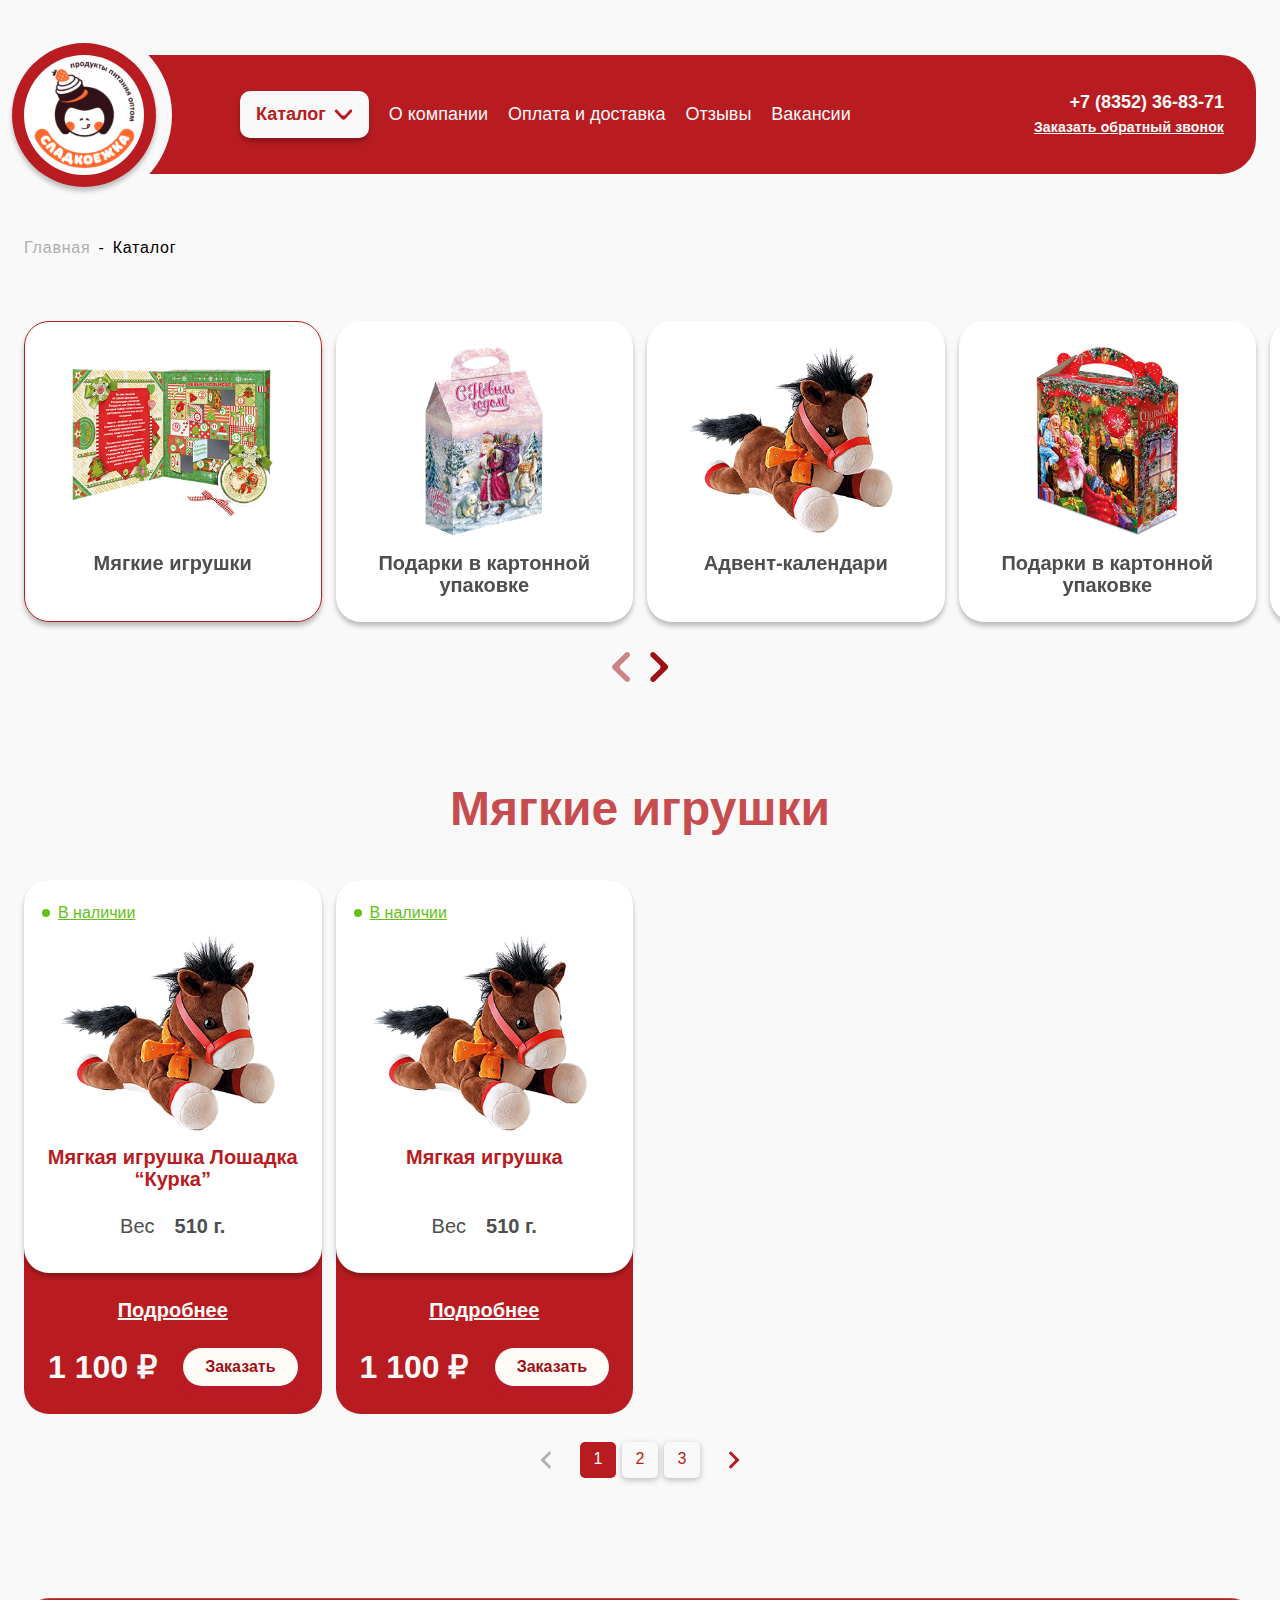
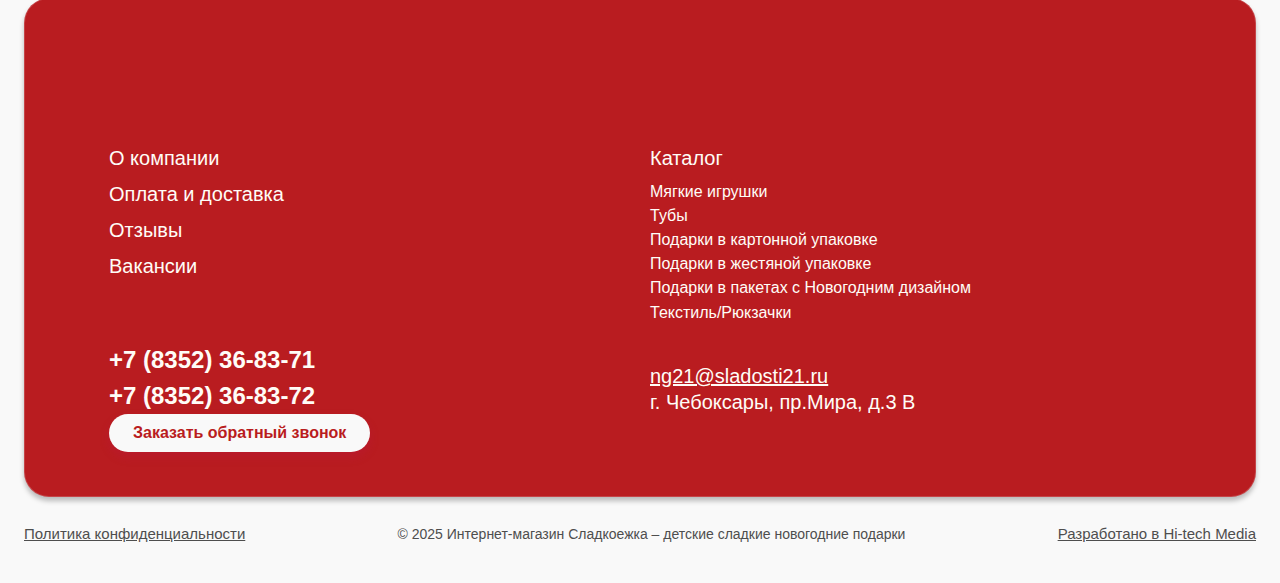
<file: pages/catalog.html>
<!DOCTYPE html>
<html lang="ru">
<head>
    <meta charset="UTF-8">
    <meta name="viewport" content="width=device-width, initial-scale=1.0">
    <title>Каталог</title>
    <link rel="stylesheet" href="../assets/libs/swiper-bundle.min.css">
    <link rel="stylesheet" href="../css/main.css">
</head>
<body>
    <header class="header header--secondary">
        <div class="container">
            <div class="header__wrapper">
                <a href="/" class="header__logo">
                    <div class="header__logo-wrapper">
                        <img src="/assets/img/icons/logo.svg" alt="logo">
                    </div>
                </a>
                <nav class="menu">
                    <ul class="menu-nav">
                        <li class="menu-nav__item dropdown-menu dropdown-menu--main">
                            <a href="catalog.html" class="menu-nav__link menu-nav__link--active dropdown-menu__toggle">
                                каталог
                                <svg width="19" height="11" class="dropdown-menu__toggle-icon" viewBox="0 0 19 11" fill="none" xmlns="http://www.w3.org/2000/svg">
                                    <path d="M17.5327 0.791373C16.9366 0.409903 16.1522 0.514915 15.6776 1.03973L11.4667 5.69522C10.4139 6.85918 8.58611 6.85918 7.53331 5.69522L3.32245 1.03973C2.84776 0.514915 2.06335 0.409903 1.46733 0.791373C0.704329 1.27972 0.571764 2.34073 1.19116 3.0018L7.56488 9.80427C8.61264 10.9225 10.3874 10.9225 11.4351 9.80427L17.8088 3.0018C18.4282 2.34073 18.2957 1.27972 17.5327 0.791373Z" fill="#B91C20" />
                                </svg>
                            </a>
                            <!-- <div class="dropdown-menu__container">
                                <div class="catalog-menu">
                                    <div class="catalog-menu__wrapper">
                                        <div class="catalog-menu__side">
                                            <ul class="catalog-menu-section">
                                                <li class="catalog-menu-section__item">
                                                    <a href="" class="catalog-menu-section__head">
                                                        <span class="catalog-menu-section__head-name">Печи и камины</span>
                                                        <svg width="11" height="14" class="catalog-menu-section__head-arrow" viewBox="0 0 11 14" fill="none" xmlns="http://www.w3.org/2000/svg">
                                                            <path d="M10.8145 7L2.06095 -2.38418e-07L0 1.64576L6.6999 7L0 12.3531L2.05949 14L10.8145 7Z" />
                                                        </svg>
                                                    </a>
                                                    <div class="catalog-menu__subsection">
                                                        <div class="catalog-menu__subsection-wrapper">
                                                            <p class="catalog-menu__subsection-title">Распределительное оборудование</p>
                                                            <div class="catalog-menu__subsection-list">
                                                                <ul class="catalog-menu-subsection">
                                                                    <li class="catalog-menu-subsection__item">
                                                                        <a href="" class="catalog-menu-subsection__link">
                                                                            <img src="./assets/img/other/section-icon.png" class="catalog-menu-subsection__link-icon" alt="">
                                                                            <div class="catalog-menu-subsection__link-content">
                                                                                <span class="catalog-menu-subsection__link-name">Печи и камины</span>
                                                                                <span class="catalog-menu-subsection__link-count">(16 шт)</span>
                                                                            </div>
                                                                        </a>
                                                                    </li>
                                                                </ul>
                                                            </div>
                                                        </div>
                                                    </div>
                                                </li>
                                                <li class="catalog-menu-section__item">
                                                    <a href="" class="catalog-menu-section__head">
                                                        <span class="catalog-menu-section__head-name">Дымоходы и вентиляция</span>
                                                        <svg width="11" height="14" class="catalog-menu-section__head-arrow" viewBox="0 0 11 14" fill="none" xmlns="http://www.w3.org/2000/svg">
                                                            <path d="M10.8145 7L2.06095 -2.38418e-07L0 1.64576L6.6999 7L0 12.3531L2.05949 14L10.8145 7Z" />
                                                        </svg>
                                                    </a>
                                                    <div class="catalog-menu__subsection">
                                                        <div class="catalog-menu__subsection-wrapper">
                                                            <p class="catalog-menu__subsection-title">Шкафы управления и автоматизации</p>
                                                            <div class="catalog-menu__subsection-list">
                                                                <ul class="catalog-menu-subsection">
                                                                    <li class="catalog-menu-subsection__item">
                                                                        <a href="" class="catalog-menu-subsection__link">Щ070</a>
                                                                    </li>
                                                                </ul>
                                                            </div>
                                                        </div>
                                                    </div>
                                                </li>
                                                <li class="catalog-menu-section__item">
                                                    <a href="" class="catalog-menu-section__head">
                                                        <span class="catalog-menu-section__head-name">Крепёж и аксессуары</span>
                                                        <svg width="11" height="14" class="catalog-menu-section__head-arrow" viewBox="0 0 11 14" fill="none" xmlns="http://www.w3.org/2000/svg">
                                                            <path d="M10.8145 7L2.06095 -2.38418e-07L0 1.64576L6.6999 7L0 12.3531L2.05949 14L10.8145 7Z" />
                                                        </svg>
                                                    </a>
                                                    <div class="catalog-menu__subsection">
                                                        <div class="catalog-menu__subsection-wrapper">
                                                            <p class="catalog-menu__subsection-title">Системы оперативного тока</p>
                                                            <div class="catalog-menu__subsection-list">
                                                                <ul class="catalog-menu-subsection">
                                                                    <li class="catalog-menu-subsection__item">
                                                                        <a href="" class="catalog-menu-subsection__link">Щ070</a>
                                                                    </li>
                                                                </ul>
                                                            </div>
                                                        </div>
                                                    </div>
                                                </li>
                                                <li class="catalog-menu-section__item">
                                                    <a href="" class="catalog-menu-section__head">
                                                        <span class="catalog-menu-section__head-name">Банные товары</span>
                                                        <svg width="11" height="14" class="catalog-menu-section__head-arrow" viewBox="0 0 11 14" fill="none" xmlns="http://www.w3.org/2000/svg">
                                                            <path d="M10.8145 7L2.06095 -2.38418e-07L0 1.64576L6.6999 7L0 12.3531L2.05949 14L10.8145 7Z" />
                                                        </svg>
                                                    </a>
                                                </li>
                                            </ul>
                                        </div>
                                    </div>
                                </div>
                            </div> -->
                        </li>
                        <li class="menu-nav__item">
                            <a href="company.html" class="menu-nav__link">О компании</a>
                        </li>
                        <li class="menu-nav__item">
                            <a href="payment.html" class="menu-nav__link">Оплата и доставка</a>
                        </li>
                        <li class="menu-nav__item">
                            <a href="reviews.html" class="menu-nav__link">Отзывы</a>
                        </li>
                        <li class="menu-nav__item">
                            <a href="vacancies.html" class="menu-nav__link">Вакансии</a>
                        </li>
                    </ul>
                </nav>
                <div class="header__right">
                    <div class="header__contacts">
                        <a href="tel:" class="header__contacts-phone">+7 (8352) 36-83-71</a>
                        <button class="header__contacts-callback">Заказать обратный звонок</button>
                    </div>
                </div>
                <button class="btn-menu">
                    <span></span>
                    <span></span>
                    <span></span>
                </button>
            </div>
        </div>
    </header>

    <main>
        <!-- Хлебные крошки -->
        <section class="section section--breadcrumb">
            <div class="container">
                <ul class="breadcrumb">
                    <li class="breadcrumb__item">
                        <a href="../index.html" class="breadcrumb__item-link">Главная</a>
                    </li>
                    <li class="breadcrumb__item">
                        <span class="breadcrumb__item-link breadcrumb__item-link--active">Каталог</span>
                    </li>
                </ul>
            </div>
        </section>

        <!-- Разделы -->
        <section class="section">
            <div class="container">
                <div class="catalog-sections">
                    <div class="catalog-sections__wrapper">
                        <div class="catalog-sections__wrapper-slider">
                            <div class="swiper catalog-sections-swiper">
                                <div class="swiper-wrapper">
                                    <div class="swiper-slide catalog-sections-swiper__slide">
                                        <a href="" class="catalog-sections__item">
                                            <div class="catalog-section" data-status="active">
                                                <div class="catalog-section-content">
                                                    <div class="catalog-section-content-image">
                                                        <img src="/assets/img/other/catalog-1.png" alt="">
                                                    </div>
                                                    <h3 class="catalog-section-content-title">Мягкие игрушки</h3>
                                                </div>
                                            </div>
                                        </a>
                                    </div>
                                    <div class="swiper-slide catalog-sections-swiper__slide">
                                        <a href="" class="catalog-sections__item">
                                            <div class="catalog-section" data-status="">
                                                <div class="catalog-section-content">
                                                    <div class="catalog-section-content-image">
                                                        <img src="/assets/img/other/catalog-2.png" alt="">
                                                    </div>
                                                    <h3 class="catalog-section-content-title">Подарки в картонной упаковке</h3>
                                                </div>
                                            </div>
                                        </a>
                                    </div>
                                    <div class="swiper-slide catalog-sections-swiper__slide">
                                        <a href="" class="catalog-sections__item">
                                            <div class="catalog-section" data-status="">
                                                <div class="catalog-section-content">
                                                    <div class="catalog-section-content-image">
                                                        <img src="/assets/img/other/catalog-3.png" alt="">
                                                    </div>
                                                    <h3 class="catalog-section-content-title">Адвент-календари</h3>
                                                </div>
                                            </div>
                                        </a>
                                    </div>
                                    <div class="swiper-slide catalog-sections-swiper__slide">
                                        <a href="" class="catalog-sections__item">
                                            <div class="catalog-section" data-status="">
                                                <div class="catalog-section-content">
                                                    <div class="catalog-section-content-image">
                                                        <img src="/assets/img/other/catalog-4.png" alt="">
                                                    </div>
                                                    <h3 class="catalog-section-content-title">Подарки в картонной упаковке</h3>
                                                </div>
                                            </div>
                                        </a>
                                    </div>
                                    <div class="swiper-slide catalog-sections-swiper__slide">
                                        <a href="" class="catalog-sections__item">
                                            <div class="catalog-section" data-status="">
                                                <div class="catalog-section-content">
                                                    <div class="catalog-section-content-image">
                                                        <img src="/assets/img/other/catalog-1.png" alt="">
                                                    </div>
                                                    <h3 class="catalog-section-content-title">Мягкие игрушки</h3>
                                                </div>
                                            </div>
                                        </a>
                                    </div>
                                </div>
                            </div>
                        </div>
                        <div class="catalog-sections__btns">
                            <div class="catalog-sections__btn catalog-sections__btn-prev">
                                <svg width="18" height="30" viewBox="0 0 18 30" fill="none" xmlns="http://www.w3.org/2000/svg">
                                    <path d="M17.2006 29.13C18.2585 28.0914 18.2594 26.3873 17.2027 25.3476L8.60741 16.8901C7.55152 15.8512 7.55152 14.1487 8.60741 13.1097L17.2027 4.65227C18.2594 3.61251 18.2585 1.9084 17.2006 0.869793L17.1541 0.824066C16.1225 -0.188707 14.4699 -0.188706 13.4384 0.824067L0.927292 13.1077C-0.131354 14.1471 -0.131354 15.8528 0.927292 16.8922L13.4384 29.1758C14.4699 30.1885 16.1225 30.1885 17.1541 29.1758L17.2006 29.13Z"  />
                                </svg>
                            </div>
                            <div class="catalog-sections__btn catalog-sections__btn-next">
                                <svg width="19" height="30" viewBox="0 0 19 30" fill="none" xmlns="http://www.w3.org/2000/svg">
                                    <path d="M1.05083 0.869955C-0.00700569 1.90856 -0.00793266 3.61267 1.04877 4.65243L9.64405 13.1099C10.6999 14.1488 10.6999 15.8513 9.64405 16.8903L1.04877 25.3477C-0.00793457 26.3875 -0.00700378 28.0916 1.05083 29.1302L1.09741 29.1759C2.12893 30.1887 3.78157 30.1887 4.8131 29.1759L17.3242 16.8923C18.3828 15.8529 18.3828 14.1472 17.3242 13.1078L4.8131 0.82423C3.78157 -0.188543 2.12893 -0.188543 1.09741 0.824228L1.05083 0.869955Z"  />
                                </svg>
                            </div>
                        </div>
                    </div>
                </div>
            </div>
        </section>

        <!-- Каталог -->
        <section class="section">
            <div class="container">
                <h2>Мягкие игрушки</h2>
                <div class="container__inner">
                    <div class="catalog">
                        <div class="catalog__wrapper">
                            <div class="catalog__item">
                                <div class="product-card">
                                    <div class="product-card__wrapper">
                                        <a href="" class="product-card__content">
                                            <div class="product-card-status" aria-stock="yes">
                                                <span>В наличии</span>
                                            </div>
                                            <div class="product-card__content-image">
                                                <img src="/assets/img/other/catalog-3.png" alt="">
                                            </div>
                                            <h3 class="product-card__content-title">Мягкая игрушка Лошадка “Курка”</h3>
                                            <div class="product-card__content-weight">
                                                <span class="product-card__content-weight-title">Вес</span>
                                                <span class="product-card__content-weight-value">510 г.</span>
                                            </div>
                                        </a>
                                        <div class="product-card__info">
                                            <a href="" class="product-card__info-link">Подробнее</a>
                                            <div class="product-card__info-bottom">
                                                <div class="product-card__info-price">
                                                    <span>1 100 ₽</span>
                                                </div>
                                                <button class="btn-decoration product-card__info-btn">
                                                    <svg width="31" height="26" class="btn-decoration__icon" viewBox="0 0 31 26" fill="none" xmlns="http://www.w3.org/2000/svg">
                                                        <path d="M9.48507 -0.952486L12.9901 1.25241L12.9766 4.40441L11.9813 4.38526C11.8373 4.37082 11.7013 4.44445 11.6012 4.53242L10.916 5.2793L8.63897 3.10093L9.48507 -0.952486ZM17.2484 -0.785557L18.0078 3.14906L15.9836 5.25575L15.2728 4.58363L15.1227 4.4805L14.9442 4.4509L13.9654 4.44046L13.9694 1.51766L17.2484 -0.785557ZM22.9541 4.48327L20.7479 7.99001L17.5944 7.97568L17.6205 6.96273C17.6109 6.82868 17.5629 6.68305 17.4505 6.59313L16.7204 5.91619L18.9006 3.63756L22.9541 4.48327ZM22.7861 12.248L18.8586 12.9897L18.8338 12.9997L16.7388 11.0008L17.4165 10.2718C17.4964 10.1775 17.5485 10.0487 17.5485 9.94186L17.5684 8.94653L20.4819 8.96895L22.7861 12.248ZM17.5169 17.9534L14.0294 15.7556L14.0314 12.5769L15.0287 12.5945C15.1703 12.6098 15.3007 12.5545 15.4063 12.4509L16.0835 11.7196L18.3637 13.8983L17.5169 17.9534ZM9.7543 17.7855L8.993 13.8498L11.0012 11.7384L11.7292 12.4141C11.8232 12.4961 11.9332 12.5401 12.0585 12.5473L13.0541 12.5669L13.0301 15.4804L9.7543 17.7855ZM4.04741 12.5165L6.25205 9.0089L9.40509 9.02333L9.38706 10.0206C9.39106 10.1702 9.44503 10.2982 9.55911 10.3863L10.2884 11.0655L8.08218 13.3554L4.04741 12.5165ZM10.4363 7.26392L10.9692 6.68745L11.6453 5.959L12.1785 5.38376L12.9585 5.39892L13.9534 5.41735L14.7387 5.43579L15.3123 5.9674L16.0415 6.64434L16.6169 7.17472L16.5997 7.95847L16.5828 8.9537L16.5657 9.73816L16.0335 10.3115L15.3567 11.0407L14.8247 11.6152L14.0414 11.6L13.0461 11.5816L12.2645 11.564L11.6872 11.0327L10.9591 10.3559L10.3839 9.82419L10.4023 9.04177L10.4204 8.04644L10.4363 7.26392ZM6.52886 8.01162L4.21464 4.75087L8.15018 3.992L10.2623 5.997L9.58502 6.72709C9.51302 6.80512 9.4611 6.93313 9.45301 7.05593L9.43304 8.05361L6.53879 8.03722L6.52886 8.01162ZM0.925588 -2.95666L1.63529 -2.28588L1.64369 -2.2787L1.07361 -2.15479C0.805187 -2.09744 0.634371 -1.83527 0.692375 -1.56798C0.751576 -1.30171 1.0156 -1.13272 1.27922 -1.18802L2.4945 -1.4502L3.3878 -0.598137L3.38934 -0.5961L1.75921 -0.246876C1.49367 -0.189526 1.32323 0.0726414 1.38122 0.339933C1.43918 0.607225 1.70125 0.779284 1.96843 0.719885L4.26063 0.22831L5.29751 1.25753L2.47453 1.86483C2.20847 1.92423 2.03848 2.1864 2.09644 2.45369C2.15246 2.72098 2.41646 2.88894 2.68252 2.83364L6.16756 2.08296L7.29292 3.15521L3.26973 3.92236C3.11181 3.94356 2.9794 4.06041 2.91253 4.22642C2.85252 4.37287 2.86655 4.54891 2.95851 4.69126L5.32997 8.01879L3.78586 8.03528L1.78522 5.05492L1.55921 4.87365C1.41358 4.81333 1.23962 4.8245 1.09921 4.92168C0.873586 5.07335 0.813185 5.38171 0.965199 5.60702L2.58257 8.01644L2.57847 8.01879H1.10961L-0.195697 6.08026L-0.419714 5.89776C-0.566526 5.83816 -0.740537 5.84983 -0.880549 5.94579C-1.10896 6.09859 -1.16857 6.40469 -1.01696 6.63307L-0.0916808 8.00845L-1.32058 8.00128L-1.32698 8.00046L-2.01583 6.97635L-2.24185 6.79385C-2.38786 6.73548 -2.55988 6.74674 -2.70308 6.84188C-2.92871 6.99468 -2.98911 7.30079 -2.83709 7.52794L-2.51587 8.00967L-2.51788 8.00845L-3.49674 7.99718C-3.77117 7.994 -3.99399 8.22443 -3.99999 8.50012C-4.00198 8.77448 -3.77117 8.9965 -3.51315 8.99456L-2.34186 8.99773H-2.33586L-2.81109 9.76581C-2.95471 10.0002 -2.88271 10.3035 -2.64908 10.4479C-2.42387 10.583 -2.11184 10.5187 -1.96784 10.2859L-1.17457 9.00091L-1.16857 9.00296L0.0643277 9.00818L-0.964555 10.6763C-1.10696 10.9087 -1.03456 11.2128 -0.802546 11.3572C-0.578528 11.4956 -0.265703 11.4279 -0.121687 11.1956L1.22722 9.0089L1.23762 9.01289H2.45046L1.0372 11.3072C0.895194 11.5396 0.967196 11.8448 1.19961 11.9901C1.42321 12.1273 1.7377 12.0589 1.88046 11.8272L3.61535 9.0089L5.08071 9.0049L2.8265 12.5789C2.74857 12.7173 2.74458 12.8862 2.7925 13.0325C2.85856 13.1894 2.9838 13.301 3.14581 13.3258L7.29886 14.1898L6.27366 15.2508L6.26956 15.2552L3.03531 14.5451C2.76854 14.4872 2.50453 14.6572 2.44647 14.9231C2.38851 15.1904 2.5625 15.4556 2.82251 15.5113L5.4675 16.0897L5.46197 16.0957L4.61864 16.9713L4.6167 16.9734L2.10053 16.4257C1.83448 16.3661 1.56965 16.5354 1.51169 16.8034C1.45321 17.0697 1.6272 17.3318 1.88845 17.3914L3.81341 17.8111L3.80737 17.8174L2.95851 18.7083L1.47165 18.3847C1.20561 18.3263 0.943591 18.4951 0.883191 18.7628C0.825187 19.0288 0.995595 19.2912 1.26122 19.3517L2.15645 19.5448L2.14447 19.5572L1.33962 20.3869C1.15361 20.5886 1.15121 20.907 1.35362 21.0966C1.53565 21.2746 1.8565 21.2778 2.04452 21.075L2.73249 20.3725L2.73454 20.3705L2.85456 20.9246C2.91253 21.1906 3.17735 21.3618 3.44136 21.3034C3.70936 21.247 3.87741 20.985 3.8214 20.7166L3.55739 19.4896L4.40471 18.6139L4.41065 18.5947L4.76273 20.2361C4.82069 20.5038 5.08276 20.6738 5.35199 20.6161C5.61753 20.559 5.78753 20.2957 5.73161 20.0285L5.24077 17.7434L5.24794 17.7375L6.26403 16.6981L6.26557 16.6949L6.87684 19.5217C6.93286 19.7897 7.19686 19.9577 7.46292 19.9024C7.73215 19.844 7.89969 19.5808 7.84378 19.3156L7.08882 15.816L7.09087 15.8141L8.15571 14.7092L8.93104 18.7104C8.993 19.0352 9.4311 19.2144 9.70105 19.0228L13.0381 16.6785L13.0366 18.2147V18.2167L10.0663 20.2129C9.84032 20.3633 9.77908 20.6705 9.93034 20.8977C10.0839 21.1222 10.3904 21.1846 10.6179 21.031L13.0185 19.4192V19.4232L13.0282 20.8794V20.8878L11.0911 22.1923C10.8644 22.3439 10.8044 22.6519 10.9572 22.8784C11.1092 23.1048 11.4153 23.164 11.6432 23.0128L13.0366 22.0767L13.0282 22.0939L13.0265 23.3117V23.3128L11.9853 24.0121C11.7592 24.1669 11.6992 24.4722 11.8532 24.6993C12.0041 24.9226 12.312 24.985 12.538 24.8346L13.0106 24.5169L13.0081 24.5201L13.0185 25.5054C13.0146 25.7807 13.2433 26.0011 13.4994 25.9999C13.7774 26.0039 13.9974 25.7727 14.0014 25.497L13.9994 24.3429V24.3266L14.7782 24.809C15.0042 24.945 15.3123 24.8786 15.4595 24.6462C15.6015 24.4126 15.5295 24.1093 15.2943 23.9648L14.0014 23.1652L14.0094 21.9363V21.9271L15.6856 22.9604C15.9156 23.0988 16.2216 23.0332 16.3676 22.7988C16.5104 22.5671 16.4376 22.262 16.2056 22.1187L14.0134 20.767L14.0154 20.7626L14.0134 19.5473L14.0114 19.54L16.3176 20.9602C16.5456 21.0973 16.8549 21.0298 16.9984 20.7985C17.1409 20.5649 17.0689 20.2609 16.8388 20.1173L14.0154 18.3807V18.3763V16.9018L17.6049 19.1608C17.7377 19.2572 17.9077 19.2624 18.0617 19.198C18.1977 19.1232 18.3117 19.0004 18.3517 18.8443L19.2111 14.7092L20.2639 15.7292L19.555 18.9612C19.4971 19.2296 19.6671 19.4936 19.9326 19.5513C20.1999 19.6077 20.4639 19.4396 20.5219 19.1732L21.0979 16.5401L21.9713 17.3842L21.9808 17.3874L21.4332 19.8973C21.3772 20.1637 21.5452 20.4289 21.8132 20.4862C22.0788 20.5433 22.3432 20.3765 22.4021 20.1081L22.8181 18.1943L23.7122 19.0464L23.7154 19.0491L23.3941 20.5242C23.3361 20.7913 23.5074 21.0534 23.7729 21.113C24.0414 21.1714 24.3022 21.0033 24.3615 20.7349L24.5542 19.852L24.5602 19.8573L25.4043 20.6665C25.5883 20.8486 25.9071 20.8497 26.0963 20.649C26.2831 20.4473 26.2844 20.1269 26.0835 19.9381L25.3723 19.2676L25.3683 19.2656L25.9343 19.1424C26.2011 19.0852 26.3712 18.8208 26.3131 18.5547C26.2772 18.3879 26.1623 18.2599 26.0155 18.2003C25.9264 18.1647 25.8263 18.1543 25.7271 18.1739L24.5202 18.4327L24.5174 18.43L23.6241 17.5818L25.2443 17.2334C25.5123 17.1774 25.6835 16.9129 25.6243 16.6469C25.5904 16.4789 25.4723 16.3509 25.3271 16.2905C25.2383 16.2557 25.1382 16.2453 25.037 16.2668L22.7528 16.7566L21.6972 15.7365L21.6948 15.7325L24.5322 15.1208C24.7982 15.0635 24.969 14.8011 24.9122 14.5331C24.875 14.3663 24.7602 14.2383 24.6123 14.1787C24.5242 14.1418 24.4234 14.1327 24.3231 14.1519L20.8159 14.9088L19.7147 13.8255L23.7309 13.0765C23.8962 13.0369 24.0289 12.921 24.0889 12.7745C24.1554 12.6089 24.1402 12.4325 24.043 12.3065L21.6788 8.96291L23.2341 8.9709L25.2202 11.9309C25.3723 12.1548 25.6796 12.2184 25.9071 12.0661C26.1331 11.9133 26.1931 11.606 26.0416 11.38L24.4334 8.98257L25.8932 8.96097L27.2025 10.9055C27.3525 11.1332 27.6604 11.1916 27.8873 11.0407C28.1145 10.8892 28.1757 10.5811 28.0225 10.3526L27.0944 8.97213H27.0965L28.3313 8.98135L29.0226 10.0107C29.1746 10.2346 29.4806 10.2955 29.7086 10.1446C29.9346 9.99224 29.9946 9.68583 29.8439 9.45858L29.5186 8.97336H29.5287L30.5059 8.98329C30.7819 8.98729 31.0027 8.75686 30.9999 8.50012C31.0039 8.22361 30.7795 7.98479 30.5155 8.0064L29.3386 7.994L29.8179 7.21999C29.9598 6.98751 29.8886 6.68304 29.6558 6.53865L29.5799 6.50106C29.3606 6.41186 29.1034 6.49185 28.9738 6.70066L28.1733 7.998H28.1717L26.9364 7.99206L27.9713 6.31068C28.1145 6.0778 28.0413 5.77385 27.8085 5.62934L27.7345 5.59135C27.5145 5.50338 27.2577 5.58418 27.1265 5.79218L25.7751 7.98684H25.7643H24.5491L25.9696 5.67861C26.1111 5.44613 26.0391 5.14095 25.8076 4.99767L25.7335 4.95968C25.5123 4.87048 25.2542 4.95374 25.1262 5.15938L23.3849 7.99001L21.9033 7.98479L24.1814 4.40247C24.2582 4.26329 24.2622 4.09318 24.2162 3.94796C24.1502 3.79199 24.0182 3.69798 23.8629 3.65476L19.7286 2.79677L20.734 1.7317L23.9714 2.44243C24.2382 2.49978 24.5014 2.3308 24.5602 2.06351C24.6182 1.79622 24.447 1.52586 24.183 1.47363L21.5452 0.897053L22.3881 0.0122242L24.9063 0.562168C25.173 0.619518 25.4363 0.450535 25.4943 0.184267C25.5531 -0.0840492 25.3823 -0.350304 25.1163 -0.40663L23.1993 -0.822424L24.0454 -1.71134L24.0534 -1.72159L25.5335 -1.39797C25.8011 -1.34062 26.0651 -1.50959 26.1236 -1.77484C26.1803 -2.04417 26.0084 -2.31147 25.7451 -2.36575L24.8563 -2.55828L24.8582 -2.5593L25.6683 -3.40522C25.8563 -3.60799 25.8495 -3.90805 25.6495 -4.09546L25.4983 -4.1989C25.3143 -4.27263 25.1042 -4.22962 24.9642 -4.09341L24.2722 -3.37654L24.153 -3.93776C24.115 -4.10366 23.9989 -4.2327 23.8534 -4.2921C23.7649 -4.32794 23.6654 -4.33818 23.5649 -4.31667C23.2982 -4.26035 23.1261 -3.99613 23.1841 -3.72986L23.4474 -2.50502L22.5881 -1.64171L22.2441 -3.24955C22.2068 -3.41545 22.0913 -3.54553 21.9452 -3.60493C21.8568 -3.64077 21.7572 -3.65203 21.6568 -3.6295C21.3888 -3.57113 21.2192 -3.30895 21.2767 -3.04268L21.7652 -0.759954L21.7612 -0.755854L20.7419 0.295904L20.1299 -2.53473C20.0939 -2.70166 19.9791 -2.83069 19.8306 -2.88906C19.7431 -2.92593 19.6426 -2.93617 19.5431 -2.91672C19.2766 -2.85629 19.107 -2.59412 19.163 -2.32683L19.9151 1.16741L18.8526 2.27243L18.0777 -1.73183C18.0397 -1.89671 17.9217 -2.02984 17.7757 -2.08924C17.6269 -2.14762 17.4505 -2.13431 17.3069 -2.04316L13.9714 0.302042V-1.23104L16.9409 -3.22395C17.1669 -3.37551 17.2284 -3.68583 17.0744 -3.91113L16.8509 -4.09341C16.7024 -4.15384 16.5316 -4.1395 16.3876 -4.04426L13.9834 -2.43129L13.9814 -3.89782V-3.90396L15.9156 -5.20458C16.1435 -5.35717 16.2016 -5.66542 16.0516 -5.89175L15.8256 -6.07404C15.6795 -6.13344 15.5055 -6.12217 15.3647 -6.0259L13.9994 -5.10831L13.9814 -6.327L15.0183 -7.02441C15.2467 -7.17905 15.3068 -7.48629 15.1543 -7.71261L14.9283 -7.89592C14.7822 -7.9543 14.6107 -7.94098 14.4686 -7.84779L13.9914 -7.52724L13.9894 -8.5237C13.9854 -8.71828 13.8634 -8.89545 13.6813 -8.96918L13.5014 -8.99991C13.2253 -9.00503 13.0106 -8.79305 13.0066 -8.51654L13.0041 -7.34495L13.0026 -7.34291L12.2304 -7.82116C11.9972 -7.97171 11.6932 -7.89388 11.5473 -7.65936C11.4072 -7.42689 11.4772 -7.1217 11.7093 -6.97832L13.0001 -6.18259V-6.16928L12.9925 -4.94343L11.3212 -5.9747C11.0932 -6.12217 10.7824 -6.04639 10.6399 -5.81289C10.4963 -5.5794 10.5679 -5.27523 10.8004 -5.13186L12.9965 -3.78004L12.9885 -2.55725L10.6884 -3.9736C10.4623 -4.12107 10.1499 -4.04323 10.0079 -3.81178C9.86633 -3.57829 9.93832 -3.27311 10.1699 -3.13076L12.9925 -1.39285L12.9766 0.0716171L9.40304 -2.18039C9.26305 -2.25822 9.10298 -2.27973 8.94906 -2.21623C8.81296 -2.14352 8.69704 -2.01756 8.65894 -1.86292L7.81213 2.297L6.74084 1.27187L7.45094 -1.97557C7.50286 -2.21316 7.3729 -2.45178 7.15488 -2.54088L7.07285 -2.56443C6.8069 -2.6228 6.54279 -2.4528 6.48482 -2.18653L5.90356 0.461809L5.02868 -0.383078L5.0207 -0.390253L5.57196 -2.90853C5.62398 -3.14919 5.49597 -3.38577 5.27549 -3.47486L5.19274 -3.50046C4.92669 -3.55679 4.66473 -3.38883 4.60472 -3.12051L4.18464 -1.19315L4.18269 -1.1952L3.2898 -2.04622L3.28734 -2.04827L3.61382 -3.53733C3.66338 -3.778 3.53384 -4.01354 3.31335 -4.10161L3.23378 -4.12722C2.96731 -4.18457 2.70454 -4.01558 2.64453 -3.74829L2.45046 -2.85835L1.59566 -3.66739C1.41358 -3.84969 1.09321 -3.84968 0.905588 -3.64998C0.725575 -3.46462 0.725575 -3.14612 0.925588 -2.95666Z" fill="#FC979B" />
                                                    </svg>
                                                    <svg width="23" height="19" class="btn-decoration__icon" viewBox="0 0 23 19" fill="none" xmlns="http://www.w3.org/2000/svg">
                                                        <path d="M8.86162 5.28837L11.1649 6.7373L11.156 8.80861L10.502 8.79603C10.4074 8.78654 10.318 8.83493 10.2522 8.89274L9.80195 9.38354L8.30561 7.95204L8.86162 5.28837ZM13.9632 5.39806L14.4622 7.98367L13.1321 9.36806L12.665 8.92638L12.5664 8.85861L12.4491 8.83917L11.8058 8.8323L11.8085 6.91161L13.9632 5.39806ZM17.7127 8.86043L16.2629 11.1649L14.1906 11.1554L14.2077 10.4898C14.2015 10.4017 14.1699 10.306 14.096 10.2469L13.6163 9.80207L15.0489 8.30468L17.7127 8.86043ZM17.6023 13.963L15.0213 14.4504L15.0051 14.457L13.6284 13.1434L14.0737 12.6643C14.1262 12.6024 14.1604 12.5177 14.1604 12.4475L14.1735 11.7934L16.0881 11.8082L17.6023 13.963ZM14.1397 17.7123L11.8479 16.268L11.8492 14.1791L12.5046 14.1907C12.5977 14.2007 12.6833 14.1644 12.7527 14.0963L13.1977 13.6157L14.6962 15.0474L14.1397 17.7123ZM9.03854 17.6019L8.53826 15.0156L9.85794 13.6281L10.3364 14.0721C10.3981 14.126 10.4704 14.1549 10.5527 14.1596L11.207 14.1726L11.1912 16.0871L9.03854 17.6019ZM5.2883 14.1394L6.73706 11.8344L8.80906 11.8439L8.79721 12.4993C8.79984 12.5976 8.8353 12.6817 8.91027 12.7396L9.38949 13.1859L7.93972 14.6907L5.2883 14.1394ZM9.48673 10.6877L9.83688 10.3089L10.2812 9.8302L10.6316 9.45219L11.1442 9.46215L11.798 9.47426L12.314 9.48637L12.6909 9.83572L13.1701 10.2806L13.5482 10.6291L13.5369 11.1441L13.5258 11.7981L13.5146 12.3136L13.1649 12.6904L12.7201 13.1696L12.3705 13.5472L11.8558 13.5371L11.2017 13.525L10.6881 13.5135L10.3088 13.1644L9.83028 12.7196L9.45228 12.3702L9.46439 11.856L9.47623 11.2019L9.48673 10.6877ZM6.91896 11.1791L5.39819 9.03628L7.9844 8.5376L9.3724 9.85517L8.9273 10.3349C8.87999 10.3862 8.84587 10.4703 8.84055 10.551L8.82743 11.2067L6.92549 11.1959L6.91896 11.1791ZM3.23681 3.97134L3.70319 4.41214L3.70871 4.41685L3.33409 4.49828C3.15769 4.53597 3.04544 4.70825 3.08356 4.8839C3.12246 5.05888 3.29597 5.16993 3.4692 5.13358L4.26781 4.9613L4.85484 5.52122L4.85585 5.52256L3.78462 5.75205C3.61012 5.78974 3.49812 5.96202 3.53623 6.13767C3.57432 6.31332 3.74653 6.42639 3.92211 6.38735L5.42841 6.06432L6.10979 6.74067L4.25469 7.13974C4.07985 7.17878 3.96814 7.35106 4.00623 7.52671C4.04304 7.70236 4.21653 7.81273 4.39137 7.77639L6.68154 7.28309L7.42106 7.98771L4.77725 8.49184C4.67348 8.50577 4.58646 8.58255 4.54252 8.69165C4.50308 8.78788 4.5123 8.90357 4.57273 8.99711L6.13112 11.1838L5.11642 11.1946L3.80172 9.23609L3.65319 9.11697C3.5575 9.07733 3.44318 9.08467 3.35091 9.14853C3.20264 9.2482 3.16295 9.45084 3.26285 9.5989L4.32569 11.1822L4.323 11.1838H3.35774L2.49997 9.90989L2.35276 9.78996C2.25628 9.75079 2.14193 9.75846 2.04992 9.82152C1.89983 9.92193 1.86065 10.1231 1.96029 10.2732L2.56832 11.177L1.76076 11.1723L1.75656 11.1717L1.30388 10.4987L1.15536 10.3788C1.05941 10.3405 0.946367 10.3479 0.85226 10.4104C0.703992 10.5108 0.6643 10.7119 0.764195 10.8612L0.975285 11.1778L0.973966 11.177L0.330711 11.1696C0.150376 11.1675 0.00395204 11.3189 8.45273e-06 11.5001C-0.00130383 11.6804 0.150376 11.8263 0.31993 11.825L1.08964 11.8271H1.09358L0.781282 12.3318C0.686905 12.4859 0.734222 12.6851 0.887745 12.78C1.03574 12.8689 1.24079 12.8266 1.33542 12.6736L1.85671 11.8292L1.86065 11.8305L2.67084 11.8339L1.99472 12.9302C1.90114 13.0829 1.94872 13.2827 2.10118 13.3776C2.2484 13.4686 2.45397 13.4241 2.54861 13.2714L3.43503 11.8344L3.44186 11.837H4.23888L3.31016 13.3447C3.21684 13.4974 3.26416 13.698 3.41689 13.7935C3.56382 13.8837 3.77049 13.8387 3.8643 13.6865L5.00437 11.8344L5.96732 11.8318L4.48599 14.1804C4.43478 14.2714 4.43215 14.3823 4.46365 14.4785C4.50705 14.5816 4.58936 14.655 4.69582 14.6712L7.42497 15.239L6.75126 15.9363L6.74857 15.9391L4.62321 15.4725C4.4479 15.4344 4.27441 15.5461 4.23625 15.7209C4.19816 15.8966 4.3125 16.0709 4.48336 16.1074L6.2215 16.4875L6.21787 16.4915L5.66368 17.0669L5.6624 17.0682L4.00892 16.7083C3.83409 16.6691 3.66006 16.7804 3.62197 16.9565C3.58354 17.1315 3.69788 17.3038 3.86955 17.3429L5.13453 17.6187L5.13056 17.6229L4.57273 18.2083L3.59565 17.9957C3.42083 17.9573 3.24865 18.0682 3.20895 18.2441C3.17084 18.4189 3.28282 18.5914 3.45737 18.6311L4.04567 18.758L4.03779 18.7662L3.5089 19.3114C3.38666 19.4439 3.38508 19.6531 3.51809 19.7778C3.63771 19.8947 3.84855 19.8968 3.97211 19.7636L4.42421 19.3019L4.42556 19.3006L4.50443 19.6647C4.54252 19.8396 4.71655 19.952 4.89004 19.9137C5.06615 19.8766 5.17659 19.7044 5.13978 19.528L4.96628 18.7217L5.5231 18.1463L5.527 18.1337L5.75837 19.2123C5.79646 19.3882 5.96867 19.4999 6.14559 19.462C6.32009 19.4245 6.4318 19.2514 6.39506 19.0759L6.07251 17.5742L6.07722 17.5703L6.74493 16.8873L6.74594 16.8852L7.14764 18.7428C7.18445 18.9189 7.35794 19.0294 7.53278 18.993C7.7097 18.9547 7.8198 18.7817 7.78305 18.6074L7.28694 16.3077L7.28829 16.3064L7.98804 15.5803L8.49754 18.2097C8.53825 18.4231 8.82615 18.5409 9.00354 18.415L11.1965 16.8745L11.1955 17.8839V17.8853L9.24359 19.1971C9.09507 19.2959 9.05482 19.4978 9.15422 19.6471C9.25517 19.7946 9.45652 19.8356 9.60605 19.7346L11.1836 18.6755V18.6781L11.1899 19.635V19.6406L9.91703 20.4978C9.76803 20.5974 9.7286 20.7998 9.829 20.9486C9.92887 21.0974 10.13 21.1363 10.2798 21.037L11.1955 20.4218L11.1899 20.4331L11.1889 21.2334V21.2341L10.5046 21.6936C10.3561 21.7954 10.3166 21.996 10.4178 22.1453C10.517 22.292 10.7193 22.333 10.8679 22.2342L11.1784 22.0254L11.1768 22.0275L11.1836 22.675C11.181 22.8559 11.3313 23.0007 11.4996 23C11.6823 23.0026 11.8268 22.8506 11.8295 22.6695L11.8282 21.9111V21.9003L12.34 22.2174C12.4885 22.3067 12.6909 22.263 12.7877 22.1103C12.881 21.9568 12.8337 21.7576 12.6791 21.6626L11.8295 21.1371L11.8348 20.3296V20.3235L12.9362 21.0025C13.0874 21.0935 13.2885 21.0504 13.3844 20.8964C13.4782 20.7441 13.4305 20.5436 13.278 20.4494L11.8374 19.5612L11.8387 19.5583L11.8374 18.7596L11.8361 18.7548L13.3516 19.6881C13.5014 19.7783 13.7046 19.7338 13.799 19.5819C13.8926 19.4284 13.8453 19.2286 13.6941 19.1342L11.8387 17.993V17.9901V17.0212L14.1975 18.5056C14.2848 18.569 14.3965 18.5724 14.4977 18.5301C14.5871 18.4809 14.662 18.4003 14.6883 18.2977L15.253 15.5803L15.9449 16.2506L15.479 18.3745C15.4409 18.5509 15.5527 18.7244 15.7272 18.7623C15.9028 18.7993 16.0763 18.6889 16.1144 18.5138L16.4929 16.7835L17.0668 17.3382L17.0731 17.3403L16.7132 18.9897C16.6764 19.1647 16.7869 19.339 16.963 19.3766C17.1375 19.4142 17.3112 19.3045 17.3499 19.1282L17.6233 17.8705L18.2109 18.4305L18.213 18.4323L18.0018 19.4016C17.9638 19.5772 18.0763 19.7494 18.2508 19.7886C18.4272 19.8269 18.5986 19.7165 18.6375 19.5401L18.7642 18.9599L18.7682 18.9633L19.3228 19.4951C19.4437 19.6148 19.6532 19.6155 19.7776 19.4836C19.9004 19.3511 19.9012 19.1405 19.7692 19.0164L19.3018 18.5758L19.2992 18.5746L19.6711 18.4936C19.8464 18.456 19.9582 18.2822 19.9201 18.1074C19.8964 17.9977 19.8209 17.9136 19.7245 17.8745C19.6659 17.8511 19.6001 17.8442 19.5349 17.8572L18.7418 18.0272L18.74 18.0254L18.153 17.468L19.2177 17.2391C19.3938 17.2023 19.5063 17.0285 19.4674 16.8537C19.4451 16.7433 19.3675 16.6592 19.2721 16.6195C19.2137 16.5966 19.148 16.5898 19.0815 16.6039L17.5804 16.9257L16.8867 16.2554L16.8851 16.2528L18.7497 15.8508C18.9245 15.8132 19.0368 15.6408 18.9995 15.4646C18.975 15.355 18.8996 15.2709 18.8023 15.2317C18.7445 15.2075 18.6782 15.2015 18.6123 15.2141L16.3076 15.7115L15.5839 14.9996L18.2232 14.5074C18.3318 14.4814 18.419 14.4052 18.4585 14.309C18.5021 14.2002 18.4921 14.0842 18.4282 14.0014L16.8746 11.8042L17.8967 11.8094L19.2019 13.7546C19.3018 13.9018 19.5037 13.9435 19.6532 13.8434C19.8018 13.743 19.8412 13.5411 19.7416 13.3926L18.6848 11.8171L19.6441 11.8029L20.5045 13.0808C20.6031 13.2304 20.8054 13.2687 20.9545 13.1696C21.1038 13.07 21.1441 12.8676 21.0434 12.7174L20.4335 11.8103H20.4348L21.2463 11.8163L21.7005 12.4927C21.8005 12.6399 22.0016 12.6799 22.1514 12.5808C22.2999 12.4806 22.3393 12.2793 22.2403 12.1299L22.0265 11.8111H22.0331L22.6753 11.8176C22.8567 11.8202 23.0018 11.6688 23 11.5001C23.0026 11.3184 22.8551 11.1614 22.6816 11.1756L21.9082 11.1675L22.2232 10.6588C22.3164 10.5061 22.2697 10.306 22.1167 10.2111L22.0668 10.1864C21.9227 10.1278 21.7536 10.1804 21.6685 10.3176L21.1424 11.1701H21.1414L20.3296 11.1662L21.0097 10.0613C21.1038 9.90827 21.0557 9.70853 20.9027 9.61357L20.8541 9.5886C20.7095 9.53079 20.5407 9.58389 20.4545 9.72057L19.5665 11.1628H19.5594H18.7608L19.6943 9.64594C19.7873 9.49317 19.74 9.29262 19.5878 9.19847L19.5392 9.1735C19.3938 9.11489 19.2242 9.1696 19.1401 9.30474L17.9958 11.1649L17.0221 11.1614L18.5192 8.80734C18.5697 8.71588 18.5723 8.60409 18.5421 8.50866C18.4987 8.40617 18.412 8.34439 18.3099 8.31599L15.5931 7.75216L16.2537 7.05226L18.3812 7.51931C18.5565 7.557 18.7295 7.44595 18.7682 7.2703C18.8062 7.09466 18.6937 6.91699 18.5202 6.88267L16.7869 6.50378L17.3407 5.92232L18.9955 6.28371C19.1709 6.3214 19.3439 6.21035 19.382 6.03538C19.4206 5.85905 19.3083 5.68409 19.1336 5.64707L17.8738 5.37384L18.4298 4.78969L18.4351 4.78295L19.4077 4.99562C19.5836 5.03331 19.7571 4.92227 19.7955 4.74796C19.8328 4.57097 19.7198 4.39532 19.5468 4.35965L18.9627 4.23313L18.964 4.23246L19.4963 3.67657C19.6199 3.54332 19.6154 3.34614 19.484 3.22298L19.3846 3.15501C19.2637 3.10655 19.1256 3.13482 19.0336 3.22433L18.5788 3.69542L18.5005 3.32661C18.4755 3.21759 18.3993 3.1328 18.3037 3.09377C18.2455 3.07021 18.1801 3.06348 18.1141 3.07761C17.9388 3.11463 17.8257 3.28826 17.8638 3.46323L18.0368 4.26813L17.4722 4.83545L17.2461 3.77887C17.2216 3.66984 17.1457 3.58437 17.0497 3.54533C16.9916 3.52178 16.9262 3.51438 16.8602 3.52918C16.684 3.56754 16.5726 3.73983 16.6104 3.91481L16.9314 5.41489L16.9288 5.41758L16.259 6.10874L15.8568 4.24861C15.8331 4.13891 15.7577 4.05412 15.6601 4.01576C15.6026 3.99153 15.5366 3.9848 15.4712 3.99759C15.296 4.03729 15.1846 4.20958 15.2214 4.38523L15.7156 6.68144L15.0174 7.40759L14.5082 4.77623C14.4832 4.66788 14.4057 4.58039 14.3097 4.54136C14.212 4.50299 14.096 4.51174 14.0017 4.57164L11.8097 6.11277V5.10532L13.7611 3.79569C13.9097 3.69609 13.9501 3.49217 13.8489 3.34411L13.702 3.22433C13.6044 3.18462 13.4922 3.19404 13.3975 3.25663L11.8177 4.31658L11.8163 3.35286V3.34883L13.0874 2.49413C13.2372 2.39386 13.2753 2.19129 13.1767 2.04256L13.0282 1.92277C12.9323 1.88374 12.8179 1.89115 12.7254 1.95441L11.8282 2.5574L11.8163 1.75655L12.4977 1.29825C12.6479 1.19663 12.6873 0.994726 12.5871 0.845997L12.4386 0.725538C12.3426 0.687178 12.2299 0.695925 12.1365 0.757166L11.8229 0.96781L11.8216 0.312998C11.819 0.185131 11.7388 0.0687065 11.6192 0.0202522L11.5009 5.91278e-05C11.3195 -0.00330544 11.1784 0.136 11.1757 0.317705L11.1741 1.0876L11.1731 1.08894L10.6657 0.774664C10.5125 0.675735 10.3127 0.726879 10.2168 0.880993C10.1247 1.03376 10.1707 1.23431 10.3232 1.32853L11.1715 1.85144V1.86019L11.1665 2.66575L10.0682 1.98806C9.91837 1.89115 9.71413 1.94094 9.62052 2.09439C9.52617 2.24783 9.57321 2.4477 9.72597 2.54192L11.1691 3.43026L11.1639 4.2338L9.65235 3.30306C9.50383 3.20615 9.2985 3.25731 9.20516 3.4094C9.11216 3.56284 9.15947 3.76338 9.31163 3.85693L11.1665 4.99899L11.156 5.96135L8.80771 4.48146C8.71572 4.43031 8.61053 4.41618 8.50939 4.4579C8.41995 4.50569 8.34377 4.58846 8.31873 4.69008L7.76226 7.42375L7.05827 6.75009L7.5249 4.61605C7.55902 4.45992 7.47362 4.30312 7.33035 4.24457L7.27644 4.22909C7.10167 4.19073 6.92812 4.30245 6.89003 4.47742L6.50805 6.21776L5.93314 5.66255L5.92789 5.65783L6.29014 4.00297C6.32433 3.84482 6.24021 3.68935 6.09532 3.6308L6.04094 3.61398C5.86611 3.57697 5.69396 3.68734 5.65453 3.86366L5.37848 5.13022L5.3772 5.12887L4.79044 4.56962L4.78882 4.56828L5.00337 3.58975C5.03594 3.4316 4.95081 3.27682 4.80592 3.21894L4.75363 3.20211C4.57852 3.16443 4.40584 3.27547 4.3664 3.45112L4.23888 4.03594L3.67715 3.50428C3.5575 3.38449 3.34697 3.38449 3.22367 3.51573C3.10538 3.63754 3.10538 3.84684 3.23681 3.97134Z" fill="#FC979B" />
                                                    </svg>
                                                    <svg width="12" height="12" class="btn-decoration__icon" viewBox="0 0 12 12" fill="none" xmlns="http://www.w3.org/2000/svg">
                                                        <path d="M4.62345 2.75915L5.82517 3.51511L5.82054 4.5958L5.47929 4.58923C5.42992 4.58428 5.38329 4.60953 5.34899 4.63969L5.11406 4.89576L4.33336 4.14889L4.62345 2.75915ZM7.28517 2.81638L7.54552 4.16539L6.85151 4.88769L6.6078 4.65725L6.55636 4.62189L6.49516 4.61174L6.15957 4.60816L6.16094 3.60606L7.28517 2.81638ZM9.24139 4.62284L8.48499 5.82515L7.40381 5.82023L7.41273 5.47294C7.40946 5.42698 7.39299 5.37705 7.35444 5.34622L7.10413 5.11412L7.85162 4.33288L9.24139 4.62284ZM9.18381 7.28504L7.83722 7.53933L7.82873 7.54277L7.11045 6.85741L7.34279 6.60748C7.37021 6.57514 7.38804 6.53097 7.38804 6.49435L7.39489 6.1531L8.39381 6.16078L9.18381 7.28504ZM7.37723 9.24118L6.18151 8.48764L6.18218 7.39779L6.52413 7.40383C6.57269 7.40906 6.61739 7.3901 6.65359 7.3546L6.88578 7.10386L7.66756 7.85084L7.37723 9.24118ZM4.71576 9.1836L4.45474 7.83423L5.14327 7.11033L5.39288 7.34196C5.42511 7.37008 5.46282 7.38518 5.50576 7.38764L5.84711 7.39438L5.8389 8.39329L4.71576 9.1836ZM2.75911 7.37707L3.51499 6.17448L4.59603 6.17943L4.58985 6.52135C4.59122 6.57265 4.60972 6.61654 4.64884 6.64674L4.89886 6.8796L4.14246 7.66471L2.75911 7.37707ZM4.9496 5.5762L5.13228 5.37855L5.36409 5.1288L5.54691 4.93158L5.81436 4.93677L6.15546 4.94309L6.4247 4.94941L6.62135 5.13168L6.87138 5.36377L7.06864 5.54562L7.06274 5.81433L7.05694 6.15555L7.05108 6.42451L6.86864 6.62107L6.63659 6.8711L6.45419 7.06809L6.18562 7.06285L5.84438 7.05653L5.57641 7.05053L5.37848 6.86837L5.12884 6.63631L4.93162 6.45401L4.93794 6.18575L4.94412 5.84449L4.9496 5.5762ZM3.60989 5.83255L2.81645 4.71458L4.16578 4.4544L4.88995 5.14183L4.65772 5.39214C4.63304 5.4189 4.61523 5.46279 4.61246 5.50489L4.60561 5.84695L3.6133 5.84133L3.60989 5.83255ZM1.68877 2.072L1.9321 2.30199L1.93498 2.30445L1.73952 2.34693C1.64749 2.36659 1.58893 2.45648 1.60881 2.54812C1.62911 2.63941 1.71964 2.69735 1.81002 2.67839L2.22669 2.5885L2.53296 2.88064L2.53349 2.88134L1.97459 3.00107C1.88354 3.02073 1.82511 3.11062 1.84499 3.20226C1.86486 3.29391 1.95471 3.3529 2.04632 3.33253L2.83221 3.16399L3.18772 3.51687L2.21984 3.72508C2.12862 3.74545 2.07033 3.83534 2.09021 3.92698C2.10941 4.01862 2.19993 4.07621 2.29115 4.05725L3.48602 3.79987L3.87186 4.1675L2.49248 4.43052C2.43834 4.43779 2.39294 4.47786 2.37001 4.53477C2.34943 4.58498 2.35424 4.64534 2.38577 4.69415L3.19885 5.83501L2.66944 5.84067L1.9835 4.81883L1.90601 4.75668C1.85609 4.736 1.79644 4.73983 1.7483 4.77315C1.67094 4.82515 1.65023 4.93087 1.70235 5.00812L2.25688 5.83421L2.25548 5.83501H1.75186L1.30433 5.17038L1.22753 5.1078C1.17719 5.08737 1.11753 5.09137 1.06953 5.12427C0.991214 5.17666 0.970775 5.28161 1.02276 5.35991L1.34 5.83147L0.91866 5.82901L0.916465 5.82873L0.680286 5.47761L0.602795 5.41504C0.552733 5.39502 0.493757 5.39888 0.444657 5.4315C0.3673 5.48389 0.346591 5.58884 0.398711 5.66672L0.508844 5.83189L0.508156 5.83147L0.172545 5.8276C0.0784571 5.82652 0.00206193 5.90552 4.41012e-06 6.00004C-0.00068026 6.09411 0.0784571 6.17023 0.16692 6.16956L0.568505 6.17065H0.570563L0.407625 6.43399C0.358385 6.51436 0.383072 6.61833 0.463172 6.66784C0.540388 6.71419 0.647369 6.69214 0.696742 6.61229L0.968718 6.17174L0.970775 6.17244L1.39348 6.17423L1.04072 6.74618C0.991898 6.82585 1.01672 6.93009 1.09627 6.9796C1.17308 7.02707 1.28033 7.00386 1.32971 6.92419L1.79219 6.17448L1.79575 6.17585H2.21159L1.72704 6.96247C1.67835 7.04214 1.70304 7.14681 1.78272 7.1966C1.85939 7.24365 1.96721 7.22019 2.01616 7.14077L2.61098 6.17448L3.11339 6.17311L2.34052 7.39849C2.3138 7.44593 2.31243 7.50383 2.32886 7.554C2.35151 7.6078 2.39445 7.64607 2.44999 7.65456L3.8739 7.95081L3.5224 8.31457L3.52099 8.31608L2.41211 8.07261C2.32064 8.05274 2.23013 8.11102 2.21022 8.20221C2.19034 8.29385 2.25 8.38479 2.33915 8.40386L3.246 8.60217L3.2441 8.60424L2.95496 8.90445L2.9543 8.90516L2.09161 8.71738C2.00039 8.69694 1.9096 8.75498 1.88972 8.84687C1.86967 8.9382 1.92933 9.02805 2.0189 9.04848L2.67888 9.19237L2.67681 9.19455L2.38577 9.49999L1.87599 9.38904C1.78478 9.36902 1.69495 9.42689 1.67424 9.51867C1.65435 9.60986 1.71278 9.69985 1.80385 9.72057L2.11078 9.78679L2.10667 9.79104L1.83073 10.0755C1.76695 10.1447 1.76613 10.2538 1.83553 10.3188C1.89794 10.3799 2.00794 10.381 2.07241 10.3114L2.30828 10.0706L2.30899 10.0699L2.35014 10.2599C2.37001 10.3511 2.46081 10.4097 2.55132 10.3897C2.64321 10.3704 2.70083 10.2806 2.68162 10.1885L2.5911 9.76786L2.88162 9.46762L2.88365 9.46105L3.00436 10.0238C3.02424 10.1156 3.11409 10.1739 3.2064 10.1541C3.29744 10.1345 3.35572 10.0442 3.33655 9.95262L3.16826 9.16917L3.17072 9.16713L3.5191 8.81077L3.51962 8.80968L3.7292 9.77885C3.74841 9.87074 3.83892 9.92836 3.93014 9.9094C4.02245 9.88939 4.07989 9.79915 4.06072 9.70821L3.80188 8.50835L3.80258 8.50769L4.16767 8.12886L4.4335 9.5007C4.45474 9.61207 4.60495 9.67352 4.6975 9.60782L5.84164 8.80407L5.84111 9.33075V9.33145L4.82274 10.0159C4.74525 10.0674 4.72426 10.1727 4.77612 10.2507C4.82878 10.3276 4.93384 10.349 5.01185 10.2963L5.83493 9.74374V9.74511L5.83823 10.2444V10.2472L5.1741 10.6945C5.09636 10.7465 5.07579 10.8521 5.12818 10.9297C5.18028 11.0074 5.28523 11.0277 5.36339 10.9758L5.84111 10.6549L5.83823 10.6608L5.83767 11.0783V11.0787L5.48066 11.3184C5.40317 11.3715 5.38259 11.4762 5.4354 11.5541C5.48712 11.6306 5.5927 11.652 5.67019 11.6004L5.83219 11.4915L5.83135 11.4926L5.83493 11.8304C5.83356 11.9248 5.912 12.0004 5.99978 12C6.09511 12.0014 6.17052 11.9221 6.17189 11.8275L6.17123 11.4319V11.4262L6.43825 11.5917C6.51574 11.6383 6.62135 11.6155 6.67184 11.5358C6.72051 11.4557 6.69582 11.3518 6.61517 11.3022L6.17189 11.0281L6.17467 10.6067V10.6036L6.74933 10.9579C6.82819 11.0053 6.93311 10.9828 6.98318 10.9024C7.03212 10.823 7.00719 10.7184 6.92763 10.6693L6.17604 10.2058L6.1767 10.2043L6.17604 9.78763L6.17533 9.78514L6.96604 10.2721C7.0442 10.3191 7.15024 10.2959 7.19946 10.2166C7.2483 10.1365 7.22362 10.0323 7.14472 9.98307L6.1767 9.38767V9.38616V8.88061L7.40739 9.65512C7.45293 9.68819 7.51121 9.68995 7.56402 9.6679C7.61065 9.64223 7.64973 9.60013 7.66346 9.54662L7.95808 8.12886L8.31905 8.47858L8.07601 9.58668C8.05614 9.67871 8.11443 9.76923 8.20547 9.789C8.29711 9.80835 8.38763 9.75073 8.4075 9.65937L8.605 8.7566L8.90443 9.04603L8.9077 9.04711L8.71996 9.90764C8.70075 9.99897 8.75837 10.0899 8.85025 10.1095C8.9413 10.1291 9.03195 10.0719 9.05214 9.9799L9.19477 9.32376L9.50132 9.6159L9.50241 9.61685L9.39227 10.1226C9.37239 10.2142 9.4311 10.304 9.52214 10.3245C9.61421 10.3445 9.7036 10.2869 9.72393 10.1948L9.79001 9.89212L9.79208 9.89392L10.0815 10.1714C10.1446 10.2338 10.2539 10.2342 10.3187 10.1654C10.3828 10.0962 10.3832 9.98637 10.3144 9.92162L10.0705 9.69174L10.0691 9.69107L10.2632 9.64883C10.3547 9.62921 10.413 9.53855 10.3931 9.44732C10.3808 9.39013 10.3414 9.34624 10.291 9.3258C10.2605 9.31362 10.2262 9.31003 10.1921 9.31678L9.77835 9.40551L9.7774 9.40456L9.47113 9.11376L10.0266 8.99431C10.1185 8.9751 10.1772 8.88444 10.1569 8.79322C10.1453 8.73563 10.1048 8.69174 10.055 8.67103C10.0246 8.65909 9.99025 8.65554 9.95556 8.66292L9.1724 8.83082L8.81047 8.48107L8.80963 8.4797L9.78246 8.26998C9.87368 8.25035 9.93224 8.16039 9.91276 8.0685C9.90001 8.01131 9.86065 7.96741 9.80992 7.94698C9.77972 7.93434 9.74517 7.93121 9.71076 7.93778L8.5083 8.19729L8.13075 7.82588L9.50775 7.5691C9.56442 7.55551 9.60992 7.51577 9.6305 7.46556C9.65328 7.40878 9.64805 7.34828 9.61473 7.30509L8.80415 6.15871L9.33742 6.16145L10.0184 7.1763C10.0705 7.25309 10.1758 7.2749 10.2539 7.22265C10.3314 7.17026 10.3519 7.06493 10.3 6.98743L9.74861 6.16545L10.2491 6.15805L10.698 6.82476C10.7494 6.90281 10.855 6.92282 10.9328 6.8711C11.0107 6.81914 11.0317 6.71352 10.9792 6.63519L10.6609 6.16187H10.6616L11.085 6.16503L11.322 6.51795C11.3742 6.59474 11.4791 6.61559 11.5572 6.56387C11.6347 6.51163 11.6553 6.40657 11.6036 6.32866L11.4921 6.1623H11.4955L11.8306 6.1657C11.9252 6.16707 12.0009 6.08807 12 6.00004C12.0014 5.90524 11.9244 5.82336 11.8339 5.83077L11.4304 5.82652L11.5947 5.56114C11.6434 5.48143 11.619 5.37704 11.5391 5.32754L11.5131 5.31465C11.4379 5.28407 11.3497 5.31149 11.3053 5.38308L11.0308 5.82789H11.0303L10.6068 5.82585L10.9616 5.24938C11.0107 5.16953 10.9856 5.06532 10.9058 5.01578L10.8804 5.00275C10.805 4.97259 10.7169 5.00029 10.6719 5.0716L10.2086 5.82406H10.2049H9.78825L10.2753 5.03267C10.3238 4.95296 10.2991 4.84832 10.2197 4.7992L10.1943 4.78618C10.1185 4.75559 10.03 4.78414 9.98614 4.85465L9.38911 5.82515L8.88112 5.82336L9.6622 4.59513C9.68854 4.54741 9.6899 4.48909 9.67414 4.4393C9.65149 4.38583 9.60624 4.35359 9.55301 4.33878L8.13553 4.04461L8.48022 3.67944L9.59019 3.92312C9.68165 3.94278 9.77192 3.88484 9.79208 3.7932C9.81195 3.70156 9.75325 3.60886 9.66273 3.59096L8.75837 3.39328L9.04733 3.08991L9.91072 3.27846C10.0022 3.29812 10.0925 3.24018 10.1123 3.14889C10.1325 3.0569 10.0739 2.96561 9.98273 2.9463L9.32549 2.80374L9.61557 2.49897L9.61831 2.49545L10.1258 2.60641C10.2175 2.62607 10.308 2.56814 10.3281 2.4772C10.3475 2.38485 10.2886 2.29321 10.1983 2.2746L9.89359 2.20859L9.89425 2.20824L10.172 1.91821C10.2364 1.84869 10.2341 1.74581 10.1656 1.68156L10.1137 1.64609C10.0506 1.62081 9.97859 1.63556 9.93059 1.68226L9.69331 1.92804L9.65244 1.73563C9.63941 1.67874 9.59963 1.6345 9.54974 1.61414C9.5194 1.60185 9.48528 1.59834 9.45083 1.60571C9.35937 1.62502 9.30038 1.71561 9.32025 1.8069L9.41052 2.22685L9.11591 2.52284L8.99797 1.97158C8.98519 1.9147 8.94558 1.87011 8.89551 1.84974C8.86518 1.83745 8.83105 1.83359 8.7966 1.84131C8.70472 1.86133 8.64657 1.95122 8.66631 2.04251L8.83379 2.82516L8.83242 2.82656L8.48295 3.18717L8.27309 2.21667C8.26077 2.15943 8.22141 2.11519 8.1705 2.09518C8.14048 2.08254 8.10603 2.07903 8.07191 2.0857C7.98055 2.10641 7.9224 2.1963 7.94161 2.28794L8.19946 3.48597L7.83519 3.86483L7.5695 2.49194C7.55647 2.43541 7.51602 2.38977 7.46596 2.3694C7.41494 2.34939 7.35444 2.35395 7.30522 2.3852L6.16161 3.18927V2.66364L7.17973 1.98036C7.25722 1.9284 7.27832 1.822 7.22551 1.74475L7.14887 1.68226C7.09795 1.66154 7.03939 1.66646 6.99002 1.69911L6.16575 2.25213L6.16505 1.74932V1.74722L6.82819 1.30129C6.90635 1.24897 6.92626 1.14328 6.87482 1.06569L6.79733 1.00319C6.74726 0.982821 6.68761 0.986686 6.63933 1.01969L6.17123 1.3343L6.16505 0.916459L6.52055 0.677347C6.59888 0.624328 6.61946 0.518988 6.56718 0.44139L6.48969 0.378542C6.43962 0.358528 6.38081 0.363091 6.33211 0.395043L6.16849 0.504945L6.16779 0.163304C6.16642 0.096591 6.1246 0.0358477 6.06217 0.0105667L6.00048 3.14713e-05C5.90582 -0.00172424 5.83219 0.0709572 5.83082 0.16576L5.82998 0.567446L5.82945 0.568145L5.56471 0.404173C5.48477 0.352558 5.38052 0.379242 5.33049 0.459649C5.28245 0.539353 5.30647 0.643989 5.38603 0.693146L5.82861 0.965969V0.970533L5.82601 1.39083L5.253 1.03725C5.1748 0.986686 5.06824 1.01267 5.0194 1.09272C4.97018 1.17278 4.99472 1.27706 5.07442 1.32622L5.82738 1.7897L5.82464 2.20894L5.03601 1.72334C4.95852 1.67278 4.85139 1.69946 4.80269 1.77882C4.75417 1.85887 4.77885 1.9635 4.85824 2.01231L5.82601 2.60817L5.82054 3.11027L4.59533 2.33815C4.54733 2.31147 4.49245 2.30409 4.43968 2.32586C4.39302 2.35079 4.35327 2.39398 4.34021 2.447L4.04987 3.87326L3.68257 3.52179L3.92604 2.40838C3.94384 2.32692 3.89928 2.2451 3.82453 2.21456L3.79641 2.20648C3.70522 2.18647 3.61467 2.24476 3.5948 2.33605L3.3955 3.24405L3.09555 2.95437L3.09281 2.95191L3.28181 2.0885C3.29965 2.00599 3.25576 1.92488 3.18017 1.89433L3.1518 1.88556C3.06058 1.86624 2.97076 1.92383 2.95019 2.01582L2.80616 2.67663L2.80549 2.67593L2.49936 2.38415L2.49852 2.38345L2.61045 1.87292C2.62744 1.7904 2.58303 1.70964 2.50743 1.67945L2.48015 1.67067C2.38879 1.65101 2.2987 1.70894 2.27812 1.80059L2.21159 2.10571L1.91851 1.82832C1.85609 1.76582 1.74624 1.76582 1.68192 1.83429C1.6202 1.89785 1.6202 2.00705 1.68877 2.072Z" fill="#FC979B" />
                                                    </svg>
                                                    <svg width="23" height="14" class="btn-decoration__icon" viewBox="0 0 23 14" fill="none" xmlns="http://www.w3.org/2000/svg">
                                                        <path d="M8.86162 -3.71163L11.1649 -2.2627L11.156 -0.191387L10.502 -0.203973C10.4074 -0.213462 10.318 -0.165073 10.2522 -0.107264L9.80195 0.383541L8.30561 -1.04796L8.86162 -3.71163ZM13.9632 -3.60194L14.4622 -1.01633L13.1321 0.368064L12.665 -0.0736151L12.5664 -0.141385L12.4491 -0.160834L11.8058 -0.167699L11.8085 -2.08839L13.9632 -3.60194ZM17.7127 -0.139565L16.2629 2.16486L14.1906 2.15544L14.2077 1.4898C14.2015 1.4017 14.1699 1.306 14.096 1.24692L13.6163 0.80207L15.0489 -0.69532L17.7127 -0.139565ZM17.6023 4.963L15.0213 5.45037L15.0051 5.45697L13.6284 4.14337L14.0737 3.66434C14.1262 3.60236 14.1604 3.5177 14.1604 3.4475L14.1735 2.79343L16.0881 2.80817L17.6023 4.963ZM14.1397 8.71226L11.8479 7.26797L11.8492 5.17909L12.5046 5.19067C12.5977 5.20069 12.6833 5.16436 12.7527 5.09632L13.1977 4.61574L14.6962 6.04744L14.1397 8.71226ZM9.03854 8.60189L8.53826 6.01562L9.85794 4.62812L10.3364 5.07209C10.3981 5.126 10.4704 5.15493 10.5527 5.15964L11.207 5.17256L11.1912 7.08714L9.03854 8.60189ZM5.2883 5.13939L6.73706 2.83442L8.80906 2.84391L8.79721 3.49926C8.79984 3.59758 8.8353 3.68171 8.91027 3.73958L9.38949 4.1859L7.93972 5.6907L5.2883 5.13939ZM9.48673 1.68772L9.83688 1.3089L10.2812 0.830203L10.6316 0.452188L11.1442 0.462148L11.798 0.474261L12.314 0.486375L12.6909 0.835719L13.1701 1.28056L13.5482 1.6291L13.5369 2.14414L13.5258 2.79814L13.5146 3.31365L13.1649 3.69039L12.7201 4.16962L12.3705 4.54716L11.8558 4.53713L11.2017 4.52502L10.6881 4.51351L10.3088 4.16437L9.83028 3.71959L9.45228 3.37018L9.46439 2.85602L9.47623 2.20195L9.48673 1.68772ZM6.91896 2.17906L5.39819 0.0362835L7.9844 -0.4624L9.3724 0.855168L8.9273 1.33494C8.87999 1.38622 8.84587 1.47035 8.84055 1.55104L8.82743 2.20666L6.92549 2.19589L6.91896 2.17906ZM3.23681 -5.02866L3.70319 -4.58786L3.70871 -4.58315L3.33409 -4.50172C3.15769 -4.46403 3.04544 -4.29175 3.08356 -4.1161C3.12246 -3.94112 3.29597 -3.83007 3.4692 -3.86642L4.26781 -4.0387L4.85484 -3.47878L4.85585 -3.47744L3.78462 -3.24795C3.61012 -3.21026 3.49812 -3.03798 3.53623 -2.86233C3.57432 -2.68668 3.74653 -2.57361 3.92211 -2.61265L5.42841 -2.93568L6.10979 -2.25933L4.25469 -1.86026C4.07985 -1.82122 3.96814 -1.64894 4.00623 -1.47329C4.04304 -1.29764 4.21653 -1.18727 4.39137 -1.22361L6.68154 -1.71691L7.42106 -1.01229L4.77725 -0.508162C4.67348 -0.494232 4.58646 -0.417445 4.54252 -0.308354C4.50308 -0.212117 4.5123 -0.0964308 4.57273 -0.00288677L6.13112 2.18377L5.11642 2.19461L3.80172 0.236092L3.65319 0.116973C3.5575 0.0773335 3.44318 0.0846691 3.35091 0.148535C3.20264 0.248204 3.16295 0.450841 3.26285 0.598897L4.32569 2.18223L4.323 2.18377H3.35774L2.49997 0.909885L2.35276 0.789957C2.25628 0.750789 2.14193 0.758461 2.04992 0.821519C1.89983 0.921928 1.86065 1.12308 1.96029 1.27316L2.56832 2.17698L1.76076 2.17227L1.75656 2.17173L1.30388 1.49875L1.15536 1.37882C1.05941 1.34046 0.946367 1.34786 0.85226 1.41038C0.703992 1.51079 0.6643 1.71195 0.764195 1.86121L0.975285 2.17778L0.973966 2.17698L0.330711 2.16957C0.150376 2.16749 0.00395204 2.31891 8.45273e-06 2.50008C-0.00130383 2.68037 0.150376 2.82627 0.31993 2.82499L1.08964 2.82708H1.09358L0.781282 3.33182C0.686905 3.48587 0.734222 3.68513 0.887745 3.78002C1.03574 3.86886 1.24079 3.8266 1.33542 3.67356L1.85671 2.82917L1.86065 2.83051L2.67084 2.83395L1.99472 3.93017C1.90114 4.08287 1.94872 4.28268 2.10118 4.37757C2.2484 4.46856 2.45397 4.42407 2.54861 4.27137L3.43503 2.83442L3.44186 2.83704H4.23888L3.31016 4.34473C3.21684 4.49743 3.26416 4.69804 3.41689 4.79347C3.56382 4.88365 3.77049 4.8387 3.8643 4.68647L5.00437 2.83442L5.96732 2.83179L4.48599 5.18044C4.43478 5.27136 4.43215 5.38234 4.46365 5.47851C4.50705 5.58161 4.58936 5.65496 4.69582 5.67125L7.42497 6.23904L6.75126 6.93626L6.74857 6.93915L4.62321 6.4725C4.4479 6.43441 4.27441 6.54613 4.23625 6.7209C4.19816 6.89655 4.3125 7.07085 4.48336 7.1074L6.2215 7.4875L6.21787 7.49147L5.66368 8.06687L5.6624 8.06822L4.00892 7.7083C3.83409 7.66914 3.66006 7.78038 3.62197 7.9565C3.58354 8.13154 3.69788 8.30376 3.86955 8.34293L5.13453 8.61872L5.13056 8.62289L4.57273 9.20832L3.59565 8.99565C3.42083 8.95729 3.24865 9.0682 3.20895 9.24412C3.17084 9.41889 3.28282 9.59138 3.45737 9.63109L4.04567 9.75801L4.03779 9.76616L3.5089 10.3114C3.38666 10.4439 3.38508 10.6531 3.51809 10.7778C3.63771 10.8947 3.84855 10.8968 3.97211 10.7636L4.42421 10.3019L4.42556 10.3006L4.50443 10.6647C4.54252 10.8396 4.71655 10.952 4.89004 10.9137C5.06615 10.8766 5.17659 10.7044 5.13978 10.528L4.96628 9.72174L5.5231 9.14627L5.527 9.13368L5.75837 10.2123C5.79646 10.3882 5.96867 10.4999 6.14559 10.462C6.32009 10.4245 6.4318 10.2514 6.39506 10.0759L6.07251 8.57423L6.07722 8.57033L6.74493 7.88732L6.74594 7.88523L7.14764 9.7428C7.18445 9.91892 7.35794 10.0294 7.53278 9.99302C7.7097 9.95466 7.8198 9.7817 7.78305 9.6074L7.28694 7.30768L7.28829 7.3064L7.98804 6.58032L8.49754 9.20967C8.53825 9.42314 8.82615 9.54091 9.00354 9.41499L11.1965 7.87446L11.1955 8.88394V8.88529L9.24359 10.1971C9.09507 10.2959 9.05482 10.4978 9.15422 10.6471C9.25517 10.7946 9.45652 10.8356 9.60605 10.7346L11.1836 9.67551V9.67813L11.1899 10.635V10.6406L9.91703 11.4978C9.76803 11.5974 9.7286 11.7998 9.829 11.9486C9.92887 12.0974 10.13 12.1363 10.2798 12.037L11.1955 11.4218L11.1899 11.4331L11.1889 12.2334V12.2341L10.5046 12.6936C10.3561 12.7954 10.3166 12.996 10.4178 13.1453C10.517 13.292 10.7193 13.333 10.8679 13.2342L11.1784 13.0254L11.1768 13.0275L11.1836 13.675C11.181 13.8559 11.3313 14.0007 11.4996 14C11.6823 14.0026 11.8268 13.8506 11.8295 13.6695L11.8282 12.9111V12.9003L12.34 13.2174C12.4885 13.3067 12.6909 13.263 12.7877 13.1103C12.881 12.9568 12.8337 12.7576 12.6791 12.6626L11.8295 12.1371L11.8348 11.3296V11.3235L12.9362 12.0025C13.0874 12.0935 13.2885 12.0504 13.3844 11.8964C13.4782 11.7441 13.4305 11.5436 13.278 11.4494L11.8374 10.5612L11.8387 10.5583L11.8374 9.75963L11.8361 9.75485L13.3516 10.6881C13.5014 10.7783 13.7046 10.7338 13.799 10.5819C13.8926 10.4284 13.8453 10.2286 13.6941 10.1342L11.8387 8.99303V8.99014V8.02117L14.1975 9.50564C14.2848 9.56904 14.3965 9.5724 14.4977 9.53014C14.5871 9.48094 14.662 9.40025 14.6883 9.29769L15.253 6.58032L15.9449 7.25061L15.479 9.37448C15.4409 9.55087 15.5527 9.72436 15.7272 9.76225C15.9028 9.79933 16.0763 9.6889 16.1144 9.51379L16.4929 7.78348L17.0668 8.33822L17.0731 8.3403L16.7132 9.98965C16.6764 10.1647 16.7869 10.339 16.963 10.3766C17.1375 10.4142 17.3112 10.3045 17.3499 10.1282L17.6233 8.87055L18.2109 9.43047L18.213 9.43229L18.0018 10.4016C17.9638 10.5772 18.0763 10.7494 18.2508 10.7886C18.4272 10.8269 18.5986 10.7165 18.6375 10.5401L18.7642 9.95991L18.7682 9.96334L19.3228 10.4951C19.4437 10.6148 19.6532 10.6155 19.7776 10.4836C19.9004 10.3511 19.9012 10.1405 19.7692 10.0164L19.3018 9.57583L19.2992 9.57456L19.6711 9.4936C19.8464 9.45598 19.9582 9.28221 19.9201 9.10737C19.8964 8.99774 19.8209 8.91362 19.7245 8.87445C19.6659 8.8511 19.6001 8.84423 19.5349 8.85715L18.7418 9.02722L18.74 9.0254L18.153 8.46804L19.2177 8.23909C19.3938 8.20228 19.5063 8.02851 19.4674 7.85367C19.4451 7.7433 19.3675 7.65918 19.2721 7.61947C19.2137 7.59659 19.148 7.58979 19.0815 7.60392L17.5804 7.92575L16.8867 7.25539L16.8851 7.25276L18.7497 6.85079C18.9245 6.81317 19.0368 6.64075 18.9995 6.46463C18.975 6.355 18.8996 6.27088 18.8023 6.23171C18.7445 6.20748 18.6782 6.20149 18.6123 6.21408L16.3076 6.71148L15.5839 5.9996L18.2232 5.50744C18.3318 5.4814 18.419 5.40522 18.4585 5.30898C18.5021 5.20016 18.4921 5.0842 18.4282 5.00143L16.8746 2.8042L17.8967 2.80945L19.2019 4.75457C19.3018 4.90176 19.5037 4.94355 19.6532 4.84341C19.8018 4.743 19.8412 4.54111 19.7416 4.39258L18.6848 2.81712L19.6441 2.80292L20.5045 4.08079C20.6031 4.23039 20.8054 4.26875 20.9545 4.16962C21.1038 4.07001 21.1441 3.86758 21.0434 3.71744L20.4335 2.81026H20.4348L21.2463 2.81632L21.7005 3.49273C21.8005 3.63991 22.0016 3.67988 22.1514 3.58075C22.2999 3.48061 22.3393 3.27926 22.2403 3.12992L22.0265 2.81107H22.0331L22.6753 2.81759C22.8567 2.82022 23.0018 2.66879 23 2.50008C23.0026 2.31837 22.8551 2.16143 22.6816 2.17563L21.9082 2.16749L22.2232 1.65885C22.3164 1.50608 22.2697 1.306 22.1167 1.21111L22.0668 1.18641C21.9227 1.12779 21.7536 1.18036 21.6685 1.31758L21.1424 2.17011H21.1414L20.3296 2.16621L21.0097 1.06131C21.1038 0.90827 21.0557 0.708528 20.9027 0.613569L20.8541 0.588599C20.7095 0.53079 20.5407 0.583888 20.4545 0.720572L19.5665 2.16278H19.5594H18.7608L19.6943 0.645941C19.7873 0.493174 19.74 0.292622 19.5878 0.198471L19.5392 0.173505C19.3938 0.114888 19.2242 0.169602 19.1401 0.304738L17.9958 2.16486L17.0221 2.16143L18.5192 -0.192664C18.5697 -0.284122 18.5723 -0.395909 18.5421 -0.491338C18.4987 -0.593834 18.412 -0.655612 18.3099 -0.684011L15.5931 -1.24784L16.2537 -1.94774L18.3812 -1.48069C18.5565 -1.443 18.7295 -1.55405 18.7682 -1.7297C18.8062 -1.90534 18.6937 -2.08301 18.5202 -2.11733L16.7869 -2.49622L17.3407 -3.07768L18.9955 -2.71629C19.1709 -2.6786 19.3439 -2.78965 19.382 -2.96462C19.4206 -3.14095 19.3083 -3.31591 19.1336 -3.35293L17.8738 -3.62616L18.4298 -4.21031L18.4351 -4.21705L19.4077 -4.00438C19.5836 -3.96669 19.7571 -4.07773 19.7955 -4.25204C19.8328 -4.42903 19.7198 -4.60468 19.5468 -4.64035L18.9627 -4.76687L18.964 -4.76754L19.4963 -5.32343C19.6199 -5.45668 19.6154 -5.65386 19.484 -5.77702L19.3846 -5.84499C19.2637 -5.89345 19.1256 -5.86518 19.0336 -5.77567L18.5788 -5.30458L18.5005 -5.67339C18.4755 -5.78241 18.3993 -5.8672 18.3037 -5.90623C18.2455 -5.92979 18.1801 -5.93652 18.1141 -5.92239C17.9388 -5.88537 17.8257 -5.71174 17.8638 -5.53677L18.0368 -4.73187L17.4722 -4.16455L17.2461 -5.22113C17.2216 -5.33016 17.1457 -5.41563 17.0497 -5.45467C16.9916 -5.47822 16.9262 -5.48562 16.8602 -5.47082C16.684 -5.43246 16.5726 -5.26017 16.6104 -5.08519L16.9314 -3.58511L16.9288 -3.58242L16.259 -2.89126L15.8568 -4.75139C15.8331 -4.86109 15.7577 -4.94588 15.6601 -4.98424C15.6026 -5.00847 15.5366 -5.0152 15.4712 -5.00241C15.296 -4.96271 15.1846 -4.79042 15.2214 -4.61477L15.7156 -2.31856L15.0174 -1.59241L14.5082 -4.22377C14.4832 -4.33212 14.4057 -4.41961 14.3097 -4.45864C14.212 -4.49701 14.096 -4.48826 14.0017 -4.42836L11.8097 -2.88723V-3.89468L13.7611 -5.20431C13.9097 -5.30391 13.9501 -5.50783 13.8489 -5.65589L13.702 -5.77567C13.6044 -5.81538 13.4922 -5.80596 13.3975 -5.74337L11.8177 -4.68342L11.8163 -5.64714V-5.65117L13.0874 -6.50587C13.2372 -6.60614 13.2753 -6.80871 13.1767 -6.95744L13.0282 -7.07723C12.9323 -7.11626 12.8179 -7.10885 12.7254 -7.04559L11.8282 -6.4426L11.8163 -7.24345L12.4977 -7.70175C12.6479 -7.80337 12.6873 -8.00527 12.5871 -8.154L12.4386 -8.27446C12.3426 -8.31282 12.2299 -8.30408 12.1365 -8.24283L11.8229 -8.03219L11.8216 -8.687C11.819 -8.81487 11.7388 -8.93129 11.6192 -8.97975L11.5009 -8.99994C11.3195 -9.00331 11.1784 -8.864 11.1757 -8.68229L11.1741 -7.9124L11.1731 -7.91106L10.6657 -8.22534C10.5125 -8.32426 10.3127 -8.27312 10.2168 -8.11901C10.1247 -7.96624 10.1707 -7.76569 10.3232 -7.67147L11.1715 -7.14856V-7.13981L11.1665 -6.33425L10.0682 -7.01194C9.91837 -7.10885 9.71413 -7.05906 9.62052 -6.90561C9.52617 -6.75217 9.57321 -6.5523 9.72597 -6.45808L11.1691 -5.56974L11.1639 -4.7662L9.65235 -5.69694C9.50383 -5.79385 9.2985 -5.74269 9.20516 -5.5906C9.11216 -5.43716 9.15947 -5.23662 9.31163 -5.14307L11.1665 -4.00101L11.156 -3.03865L8.80771 -4.51854C8.71572 -4.56969 8.61053 -4.58382 8.50939 -4.5421C8.41995 -4.49431 8.34377 -4.41154 8.31873 -4.30992L7.76226 -1.57625L7.05827 -2.24991L7.5249 -4.38395C7.55902 -4.54008 7.47362 -4.69688 7.33035 -4.75543L7.27644 -4.77091C7.10167 -4.80927 6.92812 -4.69755 6.89003 -4.52258L6.50805 -2.78224L5.93314 -3.33745L5.92789 -3.34217L6.29014 -4.99703C6.32433 -5.15518 6.24021 -5.31065 6.09532 -5.3692L6.04094 -5.38602C5.86611 -5.42303 5.69396 -5.31266 5.65453 -5.13634L5.37848 -3.86978L5.3772 -3.87113L4.79044 -4.43038L4.78882 -4.43172L5.00337 -5.41025C5.03594 -5.5684 4.95081 -5.72318 4.80592 -5.78106L4.75363 -5.79789C4.57852 -5.83557 4.40584 -5.72453 4.3664 -5.54888L4.23888 -4.96406L3.67715 -5.49572C3.5575 -5.61551 3.34697 -5.61551 3.22367 -5.48427C3.10538 -5.36246 3.10538 -5.15316 3.23681 -5.02866Z" fill="#FC979B" />
                                                    </svg>
                                                    <svg width="23" height="19" class="btn-decoration__icon" viewBox="0 0 23 19" fill="none" xmlns="http://www.w3.org/2000/svg">
                                                        <path d="M8.86162 5.28837L11.1649 6.7373L11.156 8.80861L10.502 8.79603C10.4074 8.78654 10.318 8.83493 10.2522 8.89274L9.80195 9.38354L8.30561 7.95204L8.86162 5.28837ZM13.9632 5.39806L14.4622 7.98367L13.1321 9.36806L12.665 8.92638L12.5664 8.85861L12.4491 8.83917L11.8058 8.8323L11.8085 6.91161L13.9632 5.39806ZM17.7127 8.86043L16.2629 11.1649L14.1906 11.1554L14.2077 10.4898C14.2015 10.4017 14.1699 10.306 14.096 10.2469L13.6163 9.80207L15.0489 8.30468L17.7127 8.86043ZM17.6023 13.963L15.0213 14.4504L15.0051 14.457L13.6284 13.1434L14.0737 12.6643C14.1262 12.6024 14.1604 12.5177 14.1604 12.4475L14.1735 11.7934L16.0881 11.8082L17.6023 13.963ZM14.1397 17.7123L11.8479 16.268L11.8492 14.1791L12.5046 14.1907C12.5977 14.2007 12.6833 14.1644 12.7527 14.0963L13.1977 13.6157L14.6962 15.0474L14.1397 17.7123ZM9.03854 17.6019L8.53826 15.0156L9.85794 13.6281L10.3364 14.0721C10.3981 14.126 10.4704 14.1549 10.5527 14.1596L11.207 14.1726L11.1912 16.0871L9.03854 17.6019ZM5.2883 14.1394L6.73706 11.8344L8.80906 11.8439L8.79721 12.4993C8.79984 12.5976 8.8353 12.6817 8.91027 12.7396L9.38949 13.1859L7.93972 14.6907L5.2883 14.1394ZM9.48673 10.6877L9.83688 10.3089L10.2812 9.8302L10.6316 9.45219L11.1442 9.46215L11.798 9.47426L12.314 9.48637L12.6909 9.83572L13.1701 10.2806L13.5482 10.6291L13.5369 11.1441L13.5258 11.7981L13.5146 12.3136L13.1649 12.6904L12.7201 13.1696L12.3705 13.5472L11.8558 13.5371L11.2017 13.525L10.6881 13.5135L10.3088 13.1644L9.83028 12.7196L9.45228 12.3702L9.46439 11.856L9.47623 11.2019L9.48673 10.6877ZM6.91896 11.1791L5.39819 9.03628L7.9844 8.5376L9.3724 9.85517L8.9273 10.3349C8.87999 10.3862 8.84587 10.4703 8.84055 10.551L8.82743 11.2067L6.92549 11.1959L6.91896 11.1791ZM3.23681 3.97134L3.70319 4.41214L3.70871 4.41685L3.33409 4.49828C3.15769 4.53597 3.04544 4.70825 3.08356 4.8839C3.12246 5.05888 3.29597 5.16993 3.4692 5.13358L4.26781 4.9613L4.85484 5.52122L4.85585 5.52256L3.78462 5.75205C3.61012 5.78974 3.49812 5.96202 3.53623 6.13767C3.57432 6.31332 3.74653 6.42639 3.92211 6.38735L5.42841 6.06432L6.10979 6.74067L4.25469 7.13974C4.07985 7.17878 3.96814 7.35106 4.00623 7.52671C4.04304 7.70236 4.21653 7.81273 4.39137 7.77639L6.68154 7.28309L7.42106 7.98771L4.77725 8.49184C4.67348 8.50577 4.58646 8.58255 4.54252 8.69165C4.50308 8.78788 4.5123 8.90357 4.57273 8.99711L6.13112 11.1838L5.11642 11.1946L3.80172 9.23609L3.65319 9.11697C3.5575 9.07733 3.44318 9.08467 3.35091 9.14853C3.20264 9.2482 3.16295 9.45084 3.26285 9.5989L4.32569 11.1822L4.323 11.1838H3.35774L2.49997 9.90989L2.35276 9.78996C2.25628 9.75079 2.14193 9.75846 2.04992 9.82152C1.89983 9.92193 1.86065 10.1231 1.96029 10.2732L2.56832 11.177L1.76076 11.1723L1.75656 11.1717L1.30388 10.4987L1.15536 10.3788C1.05941 10.3405 0.946367 10.3479 0.85226 10.4104C0.703992 10.5108 0.6643 10.7119 0.764195 10.8612L0.975285 11.1778L0.973966 11.177L0.330711 11.1696C0.150376 11.1675 0.00395204 11.3189 8.45273e-06 11.5001C-0.00130383 11.6804 0.150376 11.8263 0.31993 11.825L1.08964 11.8271H1.09358L0.781282 12.3318C0.686905 12.4859 0.734222 12.6851 0.887745 12.78C1.03574 12.8689 1.24079 12.8266 1.33542 12.6736L1.85671 11.8292L1.86065 11.8305L2.67084 11.8339L1.99472 12.9302C1.90114 13.0829 1.94872 13.2827 2.10118 13.3776C2.2484 13.4686 2.45397 13.4241 2.54861 13.2714L3.43503 11.8344L3.44186 11.837H4.23888L3.31016 13.3447C3.21684 13.4974 3.26416 13.698 3.41689 13.7935C3.56382 13.8837 3.77049 13.8387 3.8643 13.6865L5.00437 11.8344L5.96732 11.8318L4.48599 14.1804C4.43478 14.2714 4.43215 14.3823 4.46365 14.4785C4.50705 14.5816 4.58936 14.655 4.69582 14.6712L7.42497 15.239L6.75126 15.9363L6.74857 15.9391L4.62321 15.4725C4.4479 15.4344 4.27441 15.5461 4.23625 15.7209C4.19816 15.8966 4.3125 16.0709 4.48336 16.1074L6.2215 16.4875L6.21787 16.4915L5.66368 17.0669L5.6624 17.0682L4.00892 16.7083C3.83409 16.6691 3.66006 16.7804 3.62197 16.9565C3.58354 17.1315 3.69788 17.3038 3.86955 17.3429L5.13453 17.6187L5.13056 17.6229L4.57273 18.2083L3.59565 17.9957C3.42083 17.9573 3.24865 18.0682 3.20895 18.2441C3.17084 18.4189 3.28282 18.5914 3.45737 18.6311L4.04567 18.758L4.03779 18.7662L3.5089 19.3114C3.38666 19.4439 3.38508 19.6531 3.51809 19.7778C3.63771 19.8947 3.84855 19.8968 3.97211 19.7636L4.42421 19.3019L4.42556 19.3006L4.50443 19.6647C4.54252 19.8396 4.71655 19.952 4.89004 19.9137C5.06615 19.8766 5.17659 19.7044 5.13978 19.528L4.96628 18.7217L5.5231 18.1463L5.527 18.1337L5.75837 19.2123C5.79646 19.3882 5.96867 19.4999 6.14559 19.462C6.32009 19.4245 6.4318 19.2514 6.39506 19.0759L6.07251 17.5742L6.07722 17.5703L6.74493 16.8873L6.74594 16.8852L7.14764 18.7428C7.18445 18.9189 7.35794 19.0294 7.53278 18.993C7.7097 18.9547 7.8198 18.7817 7.78305 18.6074L7.28694 16.3077L7.28829 16.3064L7.98804 15.5803L8.49754 18.2097C8.53825 18.4231 8.82615 18.5409 9.00354 18.415L11.1965 16.8745L11.1955 17.8839V17.8853L9.24359 19.1971C9.09507 19.2959 9.05482 19.4978 9.15422 19.6471C9.25517 19.7946 9.45652 19.8356 9.60605 19.7346L11.1836 18.6755V18.6781L11.1899 19.635V19.6406L9.91703 20.4978C9.76803 20.5974 9.7286 20.7998 9.829 20.9486C9.92887 21.0974 10.13 21.1363 10.2798 21.037L11.1955 20.4218L11.1899 20.4331L11.1889 21.2334V21.2341L10.5046 21.6936C10.3561 21.7954 10.3166 21.996 10.4178 22.1453C10.517 22.292 10.7193 22.333 10.8679 22.2342L11.1784 22.0254L11.1768 22.0275L11.1836 22.675C11.181 22.8559 11.3313 23.0007 11.4996 23C11.6823 23.0026 11.8268 22.8506 11.8295 22.6695L11.8282 21.9111V21.9003L12.34 22.2174C12.4885 22.3067 12.6909 22.263 12.7877 22.1103C12.881 21.9568 12.8337 21.7576 12.6791 21.6626L11.8295 21.1371L11.8348 20.3296V20.3235L12.9362 21.0025C13.0874 21.0935 13.2885 21.0504 13.3844 20.8964C13.4782 20.7441 13.4305 20.5436 13.278 20.4494L11.8374 19.5612L11.8387 19.5583L11.8374 18.7596L11.8361 18.7548L13.3516 19.6881C13.5014 19.7783 13.7046 19.7338 13.799 19.5819C13.8926 19.4284 13.8453 19.2286 13.6941 19.1342L11.8387 17.993V17.9901V17.0212L14.1975 18.5056C14.2848 18.569 14.3965 18.5724 14.4977 18.5301C14.5871 18.4809 14.662 18.4003 14.6883 18.2977L15.253 15.5803L15.9449 16.2506L15.479 18.3745C15.4409 18.5509 15.5527 18.7244 15.7272 18.7623C15.9028 18.7993 16.0763 18.6889 16.1144 18.5138L16.4929 16.7835L17.0668 17.3382L17.0731 17.3403L16.7132 18.9897C16.6764 19.1647 16.7869 19.339 16.963 19.3766C17.1375 19.4142 17.3112 19.3045 17.3499 19.1282L17.6233 17.8705L18.2109 18.4305L18.213 18.4323L18.0018 19.4016C17.9638 19.5772 18.0763 19.7494 18.2508 19.7886C18.4272 19.8269 18.5986 19.7165 18.6375 19.5401L18.7642 18.9599L18.7682 18.9633L19.3228 19.4951C19.4437 19.6148 19.6532 19.6155 19.7776 19.4836C19.9004 19.3511 19.9012 19.1405 19.7692 19.0164L19.3018 18.5758L19.2992 18.5746L19.6711 18.4936C19.8464 18.456 19.9582 18.2822 19.9201 18.1074C19.8964 17.9977 19.8209 17.9136 19.7245 17.8745C19.6659 17.8511 19.6001 17.8442 19.5349 17.8572L18.7418 18.0272L18.74 18.0254L18.153 17.468L19.2177 17.2391C19.3938 17.2023 19.5063 17.0285 19.4674 16.8537C19.4451 16.7433 19.3675 16.6592 19.2721 16.6195C19.2137 16.5966 19.148 16.5898 19.0815 16.6039L17.5804 16.9257L16.8867 16.2554L16.8851 16.2528L18.7497 15.8508C18.9245 15.8132 19.0368 15.6408 18.9995 15.4646C18.975 15.355 18.8996 15.2709 18.8023 15.2317C18.7445 15.2075 18.6782 15.2015 18.6123 15.2141L16.3076 15.7115L15.5839 14.9996L18.2232 14.5074C18.3318 14.4814 18.419 14.4052 18.4585 14.309C18.5021 14.2002 18.4921 14.0842 18.4282 14.0014L16.8746 11.8042L17.8967 11.8094L19.2019 13.7546C19.3018 13.9018 19.5037 13.9435 19.6532 13.8434C19.8018 13.743 19.8412 13.5411 19.7416 13.3926L18.6848 11.8171L19.6441 11.8029L20.5045 13.0808C20.6031 13.2304 20.8054 13.2687 20.9545 13.1696C21.1038 13.07 21.1441 12.8676 21.0434 12.7174L20.4335 11.8103H20.4348L21.2463 11.8163L21.7005 12.4927C21.8005 12.6399 22.0016 12.6799 22.1514 12.5808C22.2999 12.4806 22.3393 12.2793 22.2403 12.1299L22.0265 11.8111H22.0331L22.6753 11.8176C22.8567 11.8202 23.0018 11.6688 23 11.5001C23.0026 11.3184 22.8551 11.1614 22.6816 11.1756L21.9082 11.1675L22.2232 10.6588C22.3164 10.5061 22.2697 10.306 22.1167 10.2111L22.0668 10.1864C21.9227 10.1278 21.7536 10.1804 21.6685 10.3176L21.1424 11.1701H21.1414L20.3296 11.1662L21.0097 10.0613C21.1038 9.90827 21.0557 9.70853 20.9027 9.61357L20.8541 9.5886C20.7095 9.53079 20.5407 9.58389 20.4545 9.72057L19.5665 11.1628H19.5594H18.7608L19.6943 9.64594C19.7873 9.49317 19.74 9.29262 19.5878 9.19847L19.5392 9.1735C19.3938 9.11489 19.2242 9.1696 19.1401 9.30474L17.9958 11.1649L17.0221 11.1614L18.5192 8.80734C18.5697 8.71588 18.5723 8.60409 18.5421 8.50866C18.4987 8.40617 18.412 8.34439 18.3099 8.31599L15.5931 7.75216L16.2537 7.05226L18.3812 7.51931C18.5565 7.557 18.7295 7.44595 18.7682 7.2703C18.8062 7.09466 18.6937 6.91699 18.5202 6.88267L16.7869 6.50378L17.3407 5.92232L18.9955 6.28371C19.1709 6.3214 19.3439 6.21035 19.382 6.03538C19.4206 5.85905 19.3083 5.68409 19.1336 5.64707L17.8738 5.37384L18.4298 4.78969L18.4351 4.78295L19.4077 4.99562C19.5836 5.03331 19.7571 4.92227 19.7955 4.74796C19.8328 4.57097 19.7198 4.39532 19.5468 4.35965L18.9627 4.23313L18.964 4.23246L19.4963 3.67657C19.6199 3.54332 19.6154 3.34614 19.484 3.22298L19.3846 3.15501C19.2637 3.10655 19.1256 3.13482 19.0336 3.22433L18.5788 3.69542L18.5005 3.32661C18.4755 3.21759 18.3993 3.1328 18.3037 3.09377C18.2455 3.07021 18.1801 3.06348 18.1141 3.07761C17.9388 3.11463 17.8257 3.28826 17.8638 3.46323L18.0368 4.26813L17.4722 4.83545L17.2461 3.77887C17.2216 3.66984 17.1457 3.58437 17.0497 3.54533C16.9916 3.52178 16.9262 3.51438 16.8602 3.52918C16.684 3.56754 16.5726 3.73983 16.6104 3.91481L16.9314 5.41489L16.9288 5.41758L16.259 6.10874L15.8568 4.24861C15.8331 4.13891 15.7577 4.05412 15.6601 4.01576C15.6026 3.99153 15.5366 3.9848 15.4712 3.99759C15.296 4.03729 15.1846 4.20958 15.2214 4.38523L15.7156 6.68144L15.0174 7.40759L14.5082 4.77623C14.4832 4.66788 14.4057 4.58039 14.3097 4.54136C14.212 4.50299 14.096 4.51174 14.0017 4.57164L11.8097 6.11277V5.10532L13.7611 3.79569C13.9097 3.69609 13.9501 3.49217 13.8489 3.34411L13.702 3.22433C13.6044 3.18462 13.4922 3.19404 13.3975 3.25663L11.8177 4.31658L11.8163 3.35286V3.34883L13.0874 2.49413C13.2372 2.39386 13.2753 2.19129 13.1767 2.04256L13.0282 1.92277C12.9323 1.88374 12.8179 1.89115 12.7254 1.95441L11.8282 2.5574L11.8163 1.75655L12.4977 1.29825C12.6479 1.19663 12.6873 0.994726 12.5871 0.845997L12.4386 0.725538C12.3426 0.687178 12.2299 0.695925 12.1365 0.757166L11.8229 0.96781L11.8216 0.312998C11.819 0.185131 11.7388 0.0687065 11.6192 0.0202522L11.5009 5.91278e-05C11.3195 -0.00330544 11.1784 0.136 11.1757 0.317705L11.1741 1.0876L11.1731 1.08894L10.6657 0.774664C10.5125 0.675735 10.3127 0.726879 10.2168 0.880993C10.1247 1.03376 10.1707 1.23431 10.3232 1.32853L11.1715 1.85144V1.86019L11.1665 2.66575L10.0682 1.98806C9.91837 1.89115 9.71413 1.94094 9.62052 2.09439C9.52617 2.24783 9.57321 2.4477 9.72597 2.54192L11.1691 3.43026L11.1639 4.2338L9.65235 3.30306C9.50383 3.20615 9.2985 3.25731 9.20516 3.4094C9.11216 3.56284 9.15947 3.76338 9.31163 3.85693L11.1665 4.99899L11.156 5.96135L8.80771 4.48146C8.71572 4.43031 8.61053 4.41618 8.50939 4.4579C8.41995 4.50569 8.34377 4.58846 8.31873 4.69008L7.76226 7.42375L7.05827 6.75009L7.5249 4.61605C7.55902 4.45992 7.47362 4.30312 7.33035 4.24457L7.27644 4.22909C7.10167 4.19073 6.92812 4.30245 6.89003 4.47742L6.50805 6.21776L5.93314 5.66255L5.92789 5.65783L6.29014 4.00297C6.32433 3.84482 6.24021 3.68935 6.09532 3.6308L6.04094 3.61398C5.86611 3.57697 5.69396 3.68734 5.65453 3.86366L5.37848 5.13022L5.3772 5.12887L4.79044 4.56962L4.78882 4.56828L5.00337 3.58975C5.03594 3.4316 4.95081 3.27682 4.80592 3.21894L4.75363 3.20211C4.57852 3.16443 4.40584 3.27547 4.3664 3.45112L4.23888 4.03594L3.67715 3.50428C3.5575 3.38449 3.34697 3.38449 3.22367 3.51573C3.10538 3.63754 3.10538 3.84684 3.23681 3.97134Z" fill="#FC979B" />
                                                    </svg>
                                                    <span>Заказать</span>
                                                </button>
                                            </div>
                                        </div>
                                    </div>
                                </div>
                            </div>
                            <div class="catalog__item">
                                <div class="product-card">
                                    <div class="product-card__wrapper">
                                        <div class="product-card__content">
                                            <div class="product-card-status" aria-stock="yes">
                                                <span>В наличии</span>
                                            </div>
                                            <div class="product-card__content-image">
                                                <img src="/assets/img/other/catalog-3.png" alt="">
                                            </div>
                                            <h3 class="product-card__content-title">Мягкая игрушка </h3>
                                            <div class="product-card__content-weight">
                                                <span class="product-card__content-weight-title">Вес</span>
                                                <span class="product-card__content-weight-value">510 г.</span>
                                            </div>
                                        </div>
                                        <div class="product-card__info">
                                            <a href="" class="product-card__info-link">Подробнее</a>
                                            <div class="product-card__info-bottom">
                                                <div class="product-card__info-price">
                                                    <span>1 100 ₽</span>
                                                </div>
                                                <button class="product-card__info-btn">Заказать</button>
                                            </div>
                                        </div>
                                    </div>
                                </div>
                            </div>
                        </div>
                        <div class="catalog__bottom">
                            <div class="pagination">
                                <ul class="pagination-list">
                                    <li class="pagination-list__item">
                                        <a href="#" class="pagination-list__prev disabled">
                                            <svg width="12" height="18" viewBox="0 0 12 18" fill="none" xmlns="http://www.w3.org/2000/svg">
                                                <path d="M1.06973 8.29288C0.679148 8.68339 0.679121 9.3166 1.06967 9.70715L8.67089 17.3084C9.06122 17.6987 9.694 17.6989 10.0846 17.3089L10.7917 16.6028C11.1827 16.2123 11.1829 15.5786 10.7919 15.1879L5.30788 9.7074C4.91702 9.31679 4.91705 8.68321 5.30795 8.29265L10.7923 2.81309C11.1831 2.42262 11.1832 1.78921 10.7926 1.39857L10.086 0.692033C9.69555 0.301531 9.06243 0.301506 8.67189 0.691974L1.06973 8.29288Z" />
                                            </svg>
                                        </a>
                                    </li>
                                    <li class="pagination-list__item">
                                        <a href="#" class="pagination-list__link pagination-list__link--active">1</a>
                                    </li>
                                    <li class="pagination-list__item">
                                        <a href="#" class="pagination-list__link">2</a>
                                    </li>
                                    <li class="pagination-list__item">
                                        <a href="#" class="pagination-list__link">3</a>
                                    </li>
                                    <li class="pagination-list__item">
                                        <a href="#" class="pagination-list__next">
                                            <svg width="12" height="18" viewBox="0 0 12 18" fill="none" xmlns="http://www.w3.org/2000/svg">
                                                <path d="M10.9303 9.70712C11.3209 9.31661 11.3209 8.6834 10.9303 8.29285L3.32911 0.691623C2.93878 0.301294 2.306 0.301071 1.91539 0.691123L1.20834 1.39718C0.817252 1.78771 0.817132 2.42144 1.20807 2.81212L6.69212 8.2926C7.08298 8.68321 7.08295 9.31679 6.69205 9.70735L1.20772 15.1869C0.816907 15.5774 0.81677 16.2108 1.20741 16.6014L1.91395 17.308C2.30445 17.6985 2.93757 17.6985 3.32811 17.308L10.9303 9.70712Z" />
                                            </svg>
                                        </a>
                                    </li>
                                </ul>
                            </div>
                        </div>
                    </div>
                </div>
            </div>
        </section>
    </main>
    
    <footer class="footer">
        <div class="container">
            <div class="footer__wrapper">
                <div class="footer__top">
                    <div class="footer__left">
                        <div class="footer__left-inner">
                            <a href="/" class="footer__logo">
                                <div class="footer__logo-wrapper">
                                    <img src="/assets/img/icons/logo.svg" alt="logo">
                                </div>
                            </a>
                            <div class="footer__social">
                                <ul class="social-list">
                                    <li class="social-list__item">
                                        <a href="" class="social-list__link">
                                            <svg width="51" height="51" viewBox="0 0 51 51" fill="none" xmlns="http://www.w3.org/2000/svg">
                                                <foreignObject x="-10.8448" y="-14.8448" width="72.671" height="72.671">
                                                  <div xmlns="http://www.w3.org/1999/xhtml" style="backdrop-filter:blur(7.42px);clip-path:url(#bgblur_0_48_3872_clip_path);height:100%;width:100%"></div>
                                                </foreignObject>
                                                <g filter="url(#filter0_d_48_3872)" data-figma-bg-blur-radius="14.8448">
                                                  <path d="M25.4907 0C37.3601 0 46.9814 9.62139 46.9814 21.4907C46.9814 33.36 37.3601 42.9814 25.4907 42.9814C21.6929 42.9875 17.9618 41.9825 14.6809 40.0694L4.00863 42.9814L6.91417 32.3048C4.99955 29.0229 3.99369 25.2903 4.00003 21.4907C4.00003 9.62139 13.6214 0 25.4907 0ZM18.1667 11.3901L17.7369 11.4073C17.4586 11.4242 17.1867 11.4973 16.9374 11.6222C16.7043 11.7542 16.4915 11.9192 16.3056 12.1122C16.0477 12.355 15.9016 12.5656 15.7447 12.7698C14.9498 13.8033 14.5218 15.0721 14.5283 16.3759C14.5326 17.429 14.8077 18.4541 15.2375 19.4126C16.1165 21.351 17.5628 23.4034 19.4712 25.3053C19.9311 25.7631 20.3824 26.223 20.8681 26.6506C23.2393 28.7384 26.0651 30.244 29.1205 31.0476L30.3412 31.2346C30.7388 31.2561 31.1363 31.226 31.5361 31.2067C32.162 31.1743 32.7731 31.0049 33.3263 30.7102C33.6077 30.5653 33.8823 30.4075 34.1493 30.2374C34.1493 30.2374 34.2418 30.1772 34.418 30.044C34.7081 29.8291 34.8865 29.6765 35.1272 29.4251C35.3055 29.2403 35.4603 29.0232 35.5785 28.7761C35.7461 28.4258 35.9137 27.7574 35.9825 27.2008C36.0341 26.7753 36.019 26.5432 36.0126 26.3992C36.004 26.1692 35.8127 25.9307 35.6043 25.8297L34.3535 25.2688C34.3535 25.2688 32.4838 24.4543 31.3405 23.9342C31.2209 23.882 31.0927 23.8521 30.9623 23.8461C30.8152 23.831 30.6667 23.8475 30.5265 23.8946C30.3864 23.9417 30.258 24.0182 30.1499 24.119C30.1392 24.1147 29.9952 24.2372 28.4414 26.1198C28.3522 26.2396 28.2294 26.3302 28.0885 26.38C27.9477 26.4297 27.7952 26.4364 27.6506 26.3992C27.5106 26.3616 27.3734 26.3142 27.2401 26.2573C26.9736 26.1456 26.8812 26.1026 26.6985 26.0252C25.4651 25.487 24.3231 24.7598 23.3137 23.8697C23.0429 23.6333 22.7915 23.3754 22.5336 23.1262C21.6881 22.3164 20.9513 21.4005 20.3416 20.4011L20.2148 20.197C20.1237 20.0598 20.0501 19.9118 19.9956 19.7564C19.9139 19.4405 20.1267 19.1869 20.1267 19.1869C20.1267 19.1869 20.6489 18.6152 20.8917 18.3058C21.1281 18.0049 21.328 17.7126 21.4569 17.5042C21.7105 17.0959 21.79 16.6768 21.6568 16.3523C21.0551 14.8823 20.4318 13.4188 19.7914 11.966C19.6646 11.6781 19.2885 11.4717 18.9468 11.4309C18.8308 11.418 18.7147 11.4051 18.5987 11.3965C18.3101 11.3822 18.0209 11.3851 17.7326 11.4051L18.1667 11.3901Z" fill="url(#paint0_linear_48_3872)" />
                                                  <path d="M25.4912 0.639648C37.0068 0.639904 46.3415 9.97468 46.3418 21.4902C46.3418 33.006 37.0069 42.3415 25.4912 42.3418H25.4893C21.8051 42.3477 18.1856 41.3723 15.0029 39.5166L14.7715 39.3818L14.5127 39.4521L4.91895 42.0693L7.53125 32.4727L7.60156 32.2139L7.4668 31.9824C5.60952 28.7988 4.63357 25.1779 4.63965 21.4922V21.4902C4.6399 9.97452 13.9754 0.639648 25.4912 0.639648ZM18.6309 10.7578C18.317 10.7422 18.002 10.7448 17.6885 10.7666V10.7695C17.3273 10.7928 16.974 10.8877 16.6504 11.0498L16.6367 11.0576L16.6221 11.0654C16.3353 11.2278 16.0734 11.4307 15.8447 11.668C15.7028 11.8037 15.5878 11.9335 15.4912 12.0518L15.2373 12.3799C14.4109 13.4544 13.942 14.7583 13.8926 16.1084L13.8887 16.3789C13.8935 17.5416 14.1964 18.6559 14.6533 19.6748L14.6543 19.6768C15.5128 21.5702 16.8806 23.5473 18.6582 25.3916L19.0195 25.7588C19.3584 26.0961 19.7074 26.4492 20.0732 26.792L20.4453 27.1309C22.8913 29.2844 25.8063 30.837 28.958 31.666L28.9902 31.6748L29.0234 31.6797L30.2441 31.8672L30.2754 31.8721L30.3066 31.873C30.7467 31.8968 31.1922 31.8639 31.5674 31.8457H31.5693C32.2887 31.8085 32.9912 31.614 33.627 31.2754L33.626 31.2744C33.9222 31.1215 34.212 30.9564 34.4932 30.7773L34.498 30.7734H34.499L34.5 30.7725L34.502 30.7715L34.5254 30.7559C34.5399 30.7461 34.5595 30.7317 34.585 30.7139C34.6353 30.6785 34.7073 30.6277 34.7988 30.5586C35.1132 30.3258 35.3202 30.1488 35.5898 29.8672L35.5889 29.8662C35.8117 29.6348 36.0056 29.3626 36.1543 29.0518L36.1553 29.0527C36.3644 28.6157 36.5441 27.8711 36.6172 27.2793L36.6182 27.2773C36.6754 26.8045 36.6585 26.5321 36.6514 26.375H36.6523C36.6419 26.097 36.5261 25.858 36.3975 25.6846C36.2671 25.5089 36.0886 25.3536 35.8828 25.2539L35.875 25.25L35.8662 25.2461L34.6152 24.6846L34.6094 24.6826V24.6816H34.6074C34.6065 24.6813 34.6051 24.6804 34.6035 24.6797C34.6 24.6781 34.5947 24.6758 34.5879 24.6729C34.5741 24.6668 34.5537 24.658 34.5273 24.6465C34.4741 24.6233 34.3962 24.589 34.2998 24.5469C34.107 24.4625 33.8377 24.345 33.5332 24.2109L31.6055 23.3516L31.5967 23.3477L31.4502 23.292C31.3132 23.2466 31.1707 23.2196 31.0264 23.21H31.0273C31.0244 23.2097 31.0215 23.2093 31.0186 23.209C31.0098 23.2084 31.001 23.2074 30.9922 23.207L30.9912 23.208C30.7654 23.1898 30.5383 23.2159 30.3232 23.2881C30.115 23.358 29.9233 23.4694 29.7578 23.6133C29.7455 23.6225 29.7352 23.6291 29.7295 23.6338C29.6945 23.6628 29.6624 23.6944 29.6387 23.7188C29.5866 23.7722 29.5098 23.8568 29.3926 23.9912C29.155 24.2635 28.7259 24.7706 27.9482 25.7129L27.9375 25.7246L27.9277 25.7383C27.9144 25.7559 27.8958 25.769 27.875 25.7764C27.8541 25.7837 27.8311 25.7848 27.8096 25.7793C27.7011 25.7499 27.5946 25.7131 27.4912 25.6689L27.4873 25.667C27.2077 25.5497 27.1635 25.5276 26.9531 25.4385H26.9541C25.7818 24.9269 24.6967 24.2355 23.7373 23.3896L23.7344 23.3877C23.4799 23.1655 23.2546 22.9329 22.9785 22.666L22.9766 22.6641L22.6787 22.3701C21.9968 21.6733 21.396 20.9004 20.8877 20.0674L20.8848 20.0635L20.7588 19.8594L20.7529 19.8516L20.748 19.8428L20.6641 19.6982C20.6478 19.6656 20.6346 19.6316 20.6211 19.5977C20.6229 19.5935 20.6253 19.59 20.627 19.5869C20.6418 19.5706 20.6622 19.5485 20.6865 19.5215C20.7402 19.462 20.8154 19.3798 20.8975 19.2871C21.0582 19.1058 21.26 18.8716 21.3945 18.7002C21.6452 18.3812 21.8584 18.0697 22 17.8408L22.001 17.8418C22.2922 17.3727 22.4674 16.7786 22.2891 16.2207L22.249 16.1094C21.796 15.0027 21.3308 13.9 20.8555 12.8027L20.377 11.708C20.2446 11.4076 20.0071 11.1952 19.7822 11.0586C19.5526 10.9191 19.2853 10.8273 19.0225 10.7959L19.0176 10.7949L18.6455 10.7588L18.6377 10.7578H18.6309Z" stroke="#FFFCF7" stroke-opacity="0.28" stroke-width="1.27972" />
                                                </g>
                                                <defs>
                                                  <filter id="filter0_d_48_3872" x="-10.8448" y="-14.8448" width="72.671" height="72.671" filterUnits="userSpaceOnUse" color-interpolation-filters="sRGB">
                                                    <feFlood flood-opacity="0" result="BackgroundImageFix" />
                                                    <feColorMatrix in="SourceAlpha" type="matrix" values="0 0 0 0 0 0 0 0 0 0 0 0 0 0 0 0 0 0 127 0" result="hardAlpha" />
                                                    <feOffset dy="4" />
                                                    <feGaussianBlur stdDeviation="2" />
                                                    <feComposite in2="hardAlpha" operator="out" />
                                                    <feColorMatrix type="matrix" values="0 0 0 0 0 0 0 0 0 0 0 0 0 0 0 0 0 0 0.15 0" />
                                                    <feBlend mode="normal" in2="BackgroundImageFix" result="effect1_dropShadow_48_3872" />
                                                    <feBlend mode="normal" in="SourceGraphic" in2="effect1_dropShadow_48_3872" result="shape" />
                                                  </filter>
                                                  <clipPath id="bgblur_0_48_3872_clip_path" transform="translate(10.8448 14.8448)">
                                                    <path d="M25.4907 0C37.3601 0 46.9814 9.62139 46.9814 21.4907C46.9814 33.36 37.3601 42.9814 25.4907 42.9814C21.6929 42.9875 17.9618 41.9825 14.6809 40.0694L4.00863 42.9814L6.91417 32.3048C4.99955 29.0229 3.99369 25.2903 4.00003 21.4907C4.00003 9.62139 13.6214 0 25.4907 0ZM18.1667 11.3901L17.7369 11.4073C17.4586 11.4242 17.1867 11.4973 16.9374 11.6222C16.7043 11.7542 16.4915 11.9192 16.3056 12.1122C16.0477 12.355 15.9016 12.5656 15.7447 12.7698C14.9498 13.8033 14.5218 15.0721 14.5283 16.3759C14.5326 17.429 14.8077 18.4541 15.2375 19.4126C16.1165 21.351 17.5628 23.4034 19.4712 25.3053C19.9311 25.7631 20.3824 26.223 20.8681 26.6506C23.2393 28.7384 26.0651 30.244 29.1205 31.0476L30.3412 31.2346C30.7388 31.2561 31.1363 31.226 31.5361 31.2067C32.162 31.1743 32.7731 31.0049 33.3263 30.7102C33.6077 30.5653 33.8823 30.4075 34.1493 30.2374C34.1493 30.2374 34.2418 30.1772 34.418 30.044C34.7081 29.8291 34.8865 29.6765 35.1272 29.4251C35.3055 29.2403 35.4603 29.0232 35.5785 28.7761C35.7461 28.4258 35.9137 27.7574 35.9825 27.2008C36.0341 26.7753 36.019 26.5432 36.0126 26.3992C36.004 26.1692 35.8127 25.9307 35.6043 25.8297L34.3535 25.2688C34.3535 25.2688 32.4838 24.4543 31.3405 23.9342C31.2209 23.882 31.0927 23.8521 30.9623 23.8461C30.8152 23.831 30.6667 23.8475 30.5265 23.8946C30.3864 23.9417 30.258 24.0182 30.1499 24.119C30.1392 24.1147 29.9952 24.2372 28.4414 26.1198C28.3522 26.2396 28.2294 26.3302 28.0885 26.38C27.9477 26.4297 27.7952 26.4364 27.6506 26.3992C27.5106 26.3616 27.3734 26.3142 27.2401 26.2573C26.9736 26.1456 26.8812 26.1026 26.6985 26.0252C25.4651 25.487 24.3231 24.7598 23.3137 23.8697C23.0429 23.6333 22.7915 23.3754 22.5336 23.1262C21.6881 22.3164 20.9513 21.4005 20.3416 20.4011L20.2148 20.197C20.1237 20.0598 20.0501 19.9118 19.9956 19.7564C19.9139 19.4405 20.1267 19.1869 20.1267 19.1869C20.1267 19.1869 20.6489 18.6152 20.8917 18.3058C21.1281 18.0049 21.328 17.7126 21.4569 17.5042C21.7105 17.0959 21.79 16.6768 21.6568 16.3523C21.0551 14.8823 20.4318 13.4188 19.7914 11.966C19.6646 11.6781 19.2885 11.4717 18.9468 11.4309C18.8308 11.418 18.7147 11.4051 18.5987 11.3965C18.3101 11.3822 18.0209 11.3851 17.7326 11.4051L18.1667 11.3901Z" />
                                                  </clipPath>
                                                  <linearGradient id="paint0_linear_48_3872" x1="37.5" y1="-3.7656e-07" x2="25.4907" y2="42.9814" gradientUnits="userSpaceOnUse">
                                                    <stop stop-color="#6BF86B" />
                                                    <stop offset="1" stop-color="#45CC55" />
                                                  </linearGradient>
                                                </defs>
                                            </svg>
                                        </a>
                                    </li>
                                    <li class="social-list__item">
                                        <a href="" class="social-list__link">
                                            <svg width="55" height="47" viewBox="0 0 55 47" fill="none" xmlns="http://www.w3.org/2000/svg">
                                                <foreignObject x="-9.86334" y="-14.3091" width="74.9376" height="67.2487">
                                                  <div xmlns="http://www.w3.org/1999/xhtml" style="backdrop-filter:blur(7.42px);clip-path:url(#bgblur_0_48_3873_clip_path);height:100%;width:100%"></div>
                                                </foreignObject>
                                                <g filter="url(#filter0_d_48_3873)" data-figma-bg-blur-radius="14.8448">
                                                  <path d="M50.2174 3.75119C49.591 10.3493 46.8766 26.3853 45.4985 33.7769C44.9139 36.9089 43.7446 37.9529 42.6588 38.0782C40.2367 38.287 38.3993 36.4913 36.0607 34.9462C32.3858 32.5241 30.2978 31.0207 26.7481 28.6821C22.6139 25.9677 25.2865 24.4643 27.6669 22.0422C28.2933 21.4158 38.9839 11.6857 39.1927 10.8087C39.2217 10.6759 39.2179 10.538 39.1815 10.407C39.1451 10.276 39.0773 10.1558 38.9839 10.057C38.7333 9.8482 38.3993 9.93172 38.1069 9.97348C37.7311 10.057 31.8847 13.9407 20.4841 21.6246C18.8137 22.7521 17.3103 23.3368 15.974 23.295C14.4706 23.2533 11.6309 22.4598 9.50111 21.7499C6.8702 20.9147 4.82395 20.4553 4.99099 18.9937C5.07451 18.242 6.11852 17.4903 8.08126 16.6969C20.2753 11.3933 28.3768 7.88547 32.4275 6.21505C44.0369 1.37085 46.4173 0.535645 48.0042 0.535645C48.3382 0.535645 49.1317 0.619163 49.6328 1.03677C50.0504 1.37085 50.1757 1.83022 50.2174 2.1643C50.1757 2.41486 50.2592 3.16655 50.2174 3.75119Z" fill="#1C92B9" />
                                                  <path d="M48.0039 1.17529C48.1272 1.17529 48.3582 1.19182 48.6055 1.25146C48.858 1.31242 49.0766 1.40635 49.2227 1.52783V1.52881L49.2334 1.53662C49.4478 1.70826 49.5358 1.9491 49.5732 2.19092C49.567 2.27879 49.5646 2.36781 49.5654 2.44287C49.5668 2.56748 49.5731 2.71325 49.5781 2.85498C49.5885 3.14651 49.5968 3.44129 49.5801 3.69092C48.9567 10.2567 46.2477 26.2658 44.8691 33.6597C44.3001 36.7076 43.2386 37.362 42.5938 37.4409C41.572 37.5263 40.6458 37.1986 39.6514 36.6177C39.1505 36.3251 38.6451 35.9767 38.1074 35.5952C37.5762 35.2183 37.0093 34.8065 36.4131 34.4126V34.4116L35.1064 33.5454C33.8622 32.7149 32.7865 31.9825 31.7178 31.2544C30.2929 30.2836 28.8798 29.3202 27.1006 28.1479L27.0996 28.147L26.7471 27.9067C25.9785 27.3599 25.5713 26.9087 25.3799 26.5435C25.1856 26.1726 25.1959 25.8599 25.3496 25.5112C25.5229 25.1184 25.8767 24.6886 26.3916 24.1704C26.6439 23.9166 26.9195 23.6561 27.2148 23.3755C27.5063 23.0986 27.8144 22.8046 28.1191 22.4946C28.4252 22.1886 31.2269 19.6256 34.0254 16.9849C35.415 15.6736 36.7962 14.3499 37.8447 13.2974C38.3681 12.772 38.8154 12.3081 39.1406 11.9438C39.3025 11.7626 39.4414 11.5968 39.5469 11.4565C39.5993 11.3867 39.6502 11.3152 39.6924 11.2446C39.7282 11.1847 39.7859 11.0807 39.8154 10.9565L39.8174 10.9448C39.8685 10.7103 39.8621 10.4671 39.7979 10.2358C39.7336 10.0045 39.614 9.79221 39.4492 9.61768L39.4229 9.59033L39.3936 9.56592L39.2871 9.48682C39.0368 9.32101 38.7717 9.28179 38.5615 9.28174C38.3498 9.28174 38.1127 9.32659 38.0166 9.34033L37.9922 9.34326L37.9678 9.34912C37.846 9.37627 37.7246 9.44052 37.6738 9.46729C37.594 9.50938 37.4956 9.56548 37.3828 9.63232C37.1559 9.76675 36.8453 9.95947 36.4541 10.2085C35.67 10.7076 34.5437 11.4441 33.0762 12.4155C31.6082 13.3872 29.7956 14.5961 27.6377 16.0425L20.126 21.0942C18.6042 22.1214 17.3071 22.626 16.2109 22.6558H15.9922C15.3151 22.637 14.2862 22.4437 13.1279 22.1528C11.9832 21.8654 10.7566 21.4942 9.70312 21.1431L9.69434 21.1401L7.8623 20.564C7.32386 20.3878 6.85997 20.2188 6.47852 20.0317C6.10503 19.8485 5.8791 19.679 5.75488 19.5239C5.64954 19.3923 5.60498 19.2582 5.62695 19.0659V19.064C5.63886 18.9586 5.73959 18.723 6.21094 18.3755C6.6647 18.0409 7.35998 17.6791 8.32129 17.2905L8.3291 17.2866L8.33691 17.2837C20.5336 11.979 28.6283 8.47361 32.6719 6.80615L32.6738 6.80518C38.4811 4.38201 41.9645 2.96891 44.1924 2.16064C46.4312 1.34843 47.3316 1.17533 48.0039 1.17529Z" stroke="#FFFCF7" stroke-opacity="0.28" stroke-width="1.27972" />
                                                </g>
                                                <defs>
                                                  <filter id="filter0_d_48_3873" x="-9.86334" y="-14.3091" width="74.9376" height="67.2487" filterUnits="userSpaceOnUse" color-interpolation-filters="sRGB">
                                                    <feFlood flood-opacity="0" result="BackgroundImageFix" />
                                                    <feColorMatrix in="SourceAlpha" type="matrix" values="0 0 0 0 0 0 0 0 0 0 0 0 0 0 0 0 0 0 127 0" result="hardAlpha" />
                                                    <feOffset dy="4" />
                                                    <feGaussianBlur stdDeviation="2" />
                                                    <feComposite in2="hardAlpha" operator="out" />
                                                    <feColorMatrix type="matrix" values="0 0 0 0 0 0 0 0 0 0 0 0 0 0 0 0 0 0 0.12 0" />
                                                    <feBlend mode="normal" in2="BackgroundImageFix" result="effect1_dropShadow_48_3873" />
                                                    <feBlend mode="normal" in="SourceGraphic" in2="effect1_dropShadow_48_3873" result="shape" />
                                                  </filter>
                                                  <clipPath id="bgblur_0_48_3873_clip_path" transform="translate(9.86334 14.3091)">
                                                    <path d="M50.2174 3.75119C49.591 10.3493 46.8766 26.3853 45.4985 33.7769C44.9139 36.9089 43.7446 37.9529 42.6588 38.0782C40.2367 38.287 38.3993 36.4913 36.0607 34.9462C32.3858 32.5241 30.2978 31.0207 26.7481 28.6821C22.6139 25.9677 25.2865 24.4643 27.6669 22.0422C28.2933 21.4158 38.9839 11.6857 39.1927 10.8087C39.2217 10.6759 39.2179 10.538 39.1815 10.407C39.1451 10.276 39.0773 10.1558 38.9839 10.057C38.7333 9.8482 38.3993 9.93172 38.1069 9.97348C37.7311 10.057 31.8847 13.9407 20.4841 21.6246C18.8137 22.7521 17.3103 23.3368 15.974 23.295C14.4706 23.2533 11.6309 22.4598 9.50111 21.7499C6.8702 20.9147 4.82395 20.4553 4.99099 18.9937C5.07451 18.242 6.11852 17.4903 8.08126 16.6969C20.2753 11.3933 28.3768 7.88547 32.4275 6.21505C44.0369 1.37085 46.4173 0.535645 48.0042 0.535645C48.3382 0.535645 49.1317 0.619163 49.6328 1.03677C50.0504 1.37085 50.1757 1.83022 50.2174 2.1643C50.1757 2.41486 50.2592 3.16655 50.2174 3.75119Z" />
                                                  </clipPath>
                                                </defs>
                                            </svg>
                                        </a>
                                    </li>
                                </ul>
                            </div>
                        </div>
                    </div>
                    <div class="footer__right">
                        <div class="footer__right-wrapper">
                            <div class="footer__right-col">
                                <ul class="footer__right-menu">
                                    <li class="footer__right-menu-item">
                                        <a href="company.html" class="footer__right-menu-link">О компании</a>
                                    </li>
                                    <li class="footer__right-menu-item">
                                        <a href="payment.html" class="footer__right-menu-link">Оплата и доставка</a>
                                    </li>
                                    <li class="footer__right-menu-item">
                                        <a href="reviews.html" class="footer__right-menu-link">Отзывы</a>
                                    </li>
                                    <li class="footer__right-menu-item">
                                        <a href="vacancies.html" class="footer__right-menu-link">Вакансии</a>
                                    </li>
                                </ul>
                            </div>
                            <div class="footer__right-col">
                                <a href="catalog.html" class="footer__right-title">Каталог</a>
                                <ul class="footer__right-list">
                                    <li class="footer__right-item">
                                        <a href="" class="footer__right-link">Мягкие игрушки</a>
                                    </li>
                                    <li class="footer__right-item">
                                        <a href="" class="footer__right-link">Тубы</a>
                                    </li>
                                    <li class="footer__right-item">
                                        <a href="" class="footer__right-link">Подарки в картонной упаковке</a>
                                    </li>
                                    <li class="footer__right-item">
                                        <a href="" class="footer__right-link">Подарки в жестяной упаковке</a>
                                    </li>
                                    <li class="footer__right-item">
                                        <a href="" class="footer__right-link">Подарки в пакетах с Новогодним дизайном</a>
                                    </li>
                                    <li class="footer__right-item">
                                        <a href="" class="footer__right-link">Текстиль/Рюкзачки</a>
                                    </li>
                                </ul>
                            </div>
                            <div class="footer__right-col">
                                <div class="footer__right-contacts-info">
                                    <ul class="footer__right-contacts">
                                        <li class="footer__right-contacts-item">
                                            <a href="" class="footer__right-contacts-link">+7 (8352) 36-83-71</a>
                                        </li>
                                        <li class="footer__right-contacts-item">
                                            <a href="" class="footer__right-contacts-link">+7 (8352) 36-83-72</a>
                                        </li>
                                    </ul>
                                    <ul class="footer__right-contacts">
                                        <li class="footer__right-contacts-item">
                                            <a href="mailto:ng21@sladosti21.ru" class="footer__right-contacts-link footer__right-contacts-link--mail">ng21@sladosti21.ru</a>
                                        </li>
                                        <li class="footer__right-contacts-item">
                                            <span class="footer__right-contacts-text">г. Чебоксары, пр.Мира, д.3 В</span>
                                        </li>
                                    </ul>
                                </div>
                                <button class="btn footer__callback">Заказать обратный звонок</button>
                            </div>
                        </div>
                    </div>
                </div>
                <div class="footer__bottom">
                    <ul class="footer__bottom-list">
                        <li class="footer__bottom-item">
                            <a href="" class="footer__bottom-link">
                                <span>Политика конфиденциальности</span>
                            </a>
                        </li>
                        <li class="footer__bottom-item">
                            <span class="footer__bottom-text">© 2025 Интернет-магазин Сладкоежка – детские сладкие новогодние подарки</span>
                        </li>
                        <li class="footer__bottom-item">
                            <a href="" class="footer__bottom-link">
                                <span>Разработано в Hi-tech Media</span>
                            </a>
                        </li>
                    </ul>
                </div>
            </div>
        </div>
    </footer>

    <script src="../assets/libs/jquery.min.js"></script>
    <script src="../assets/libs/swiper-bundle.min.js"></script>
    <script src="../assets/js/script.js"></script>
    <script src="../assets/js/swiper.js"></script>
</body>
</html>
</file>
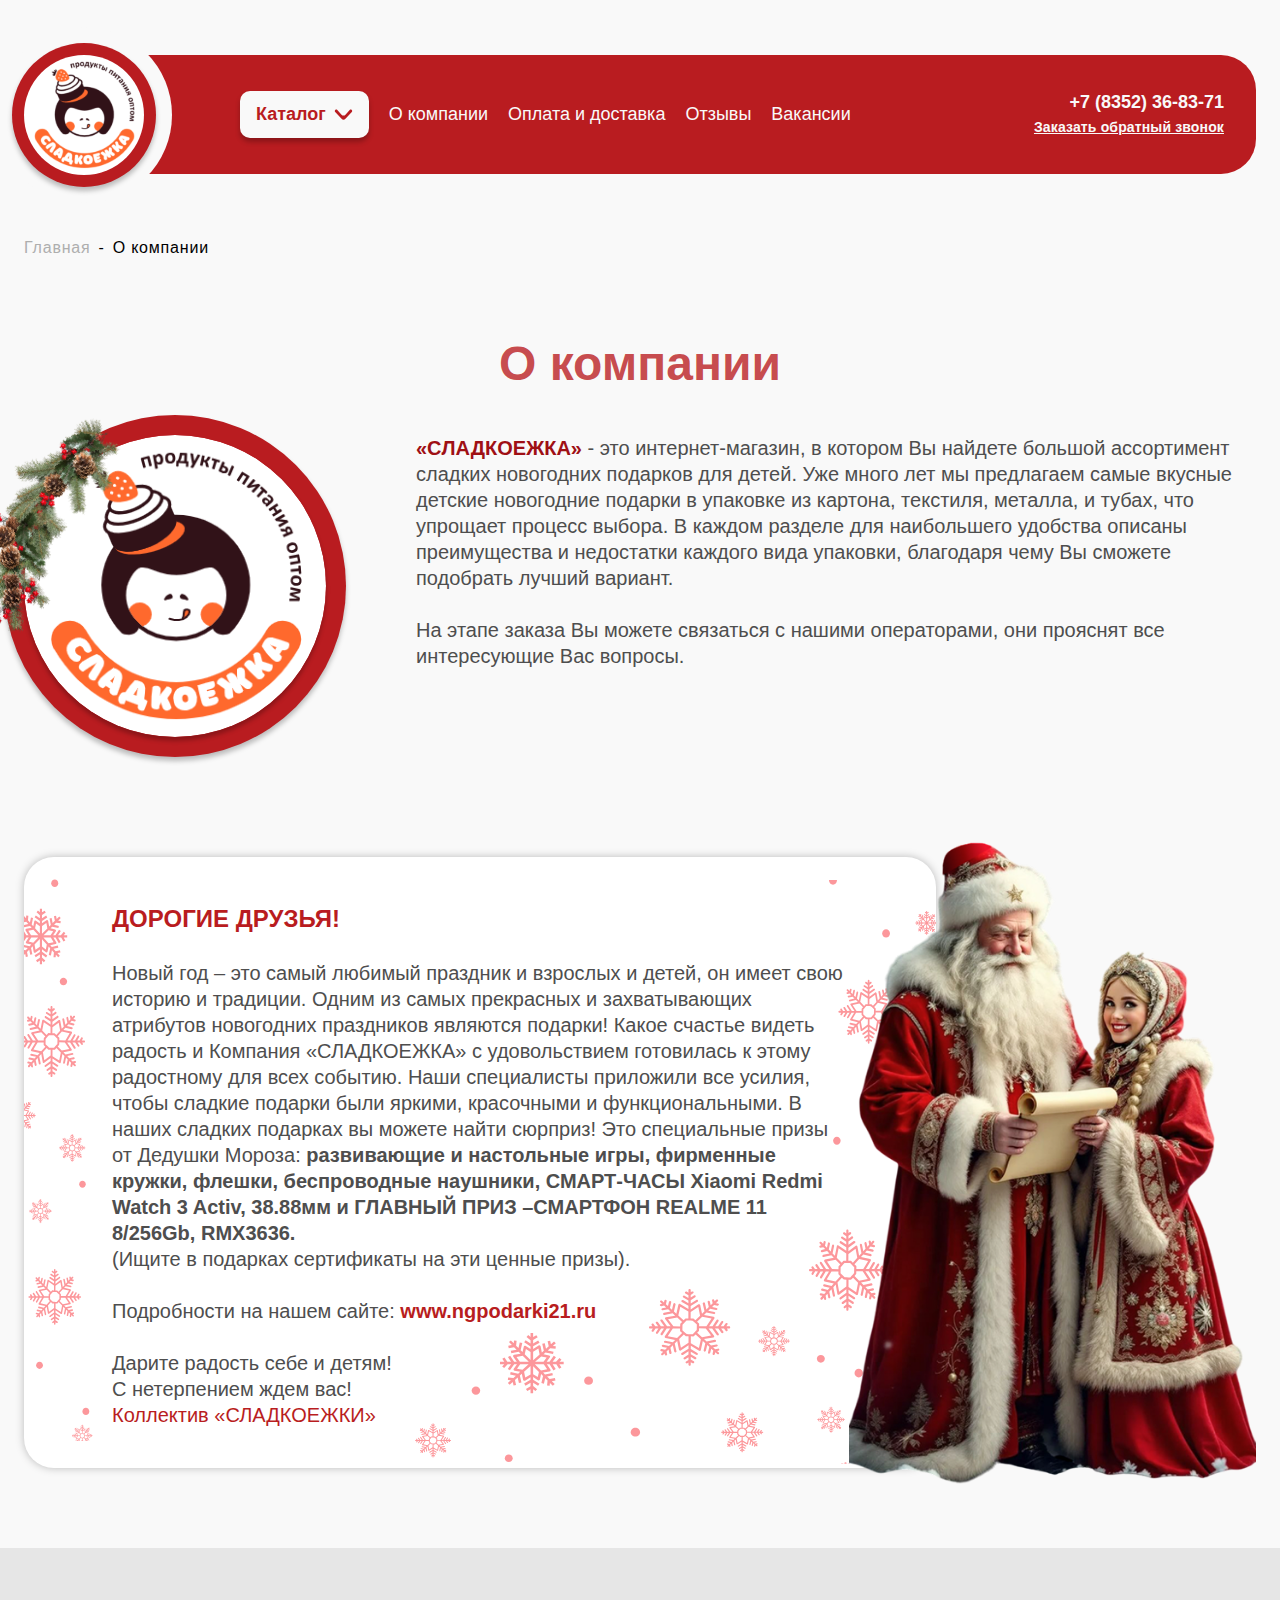
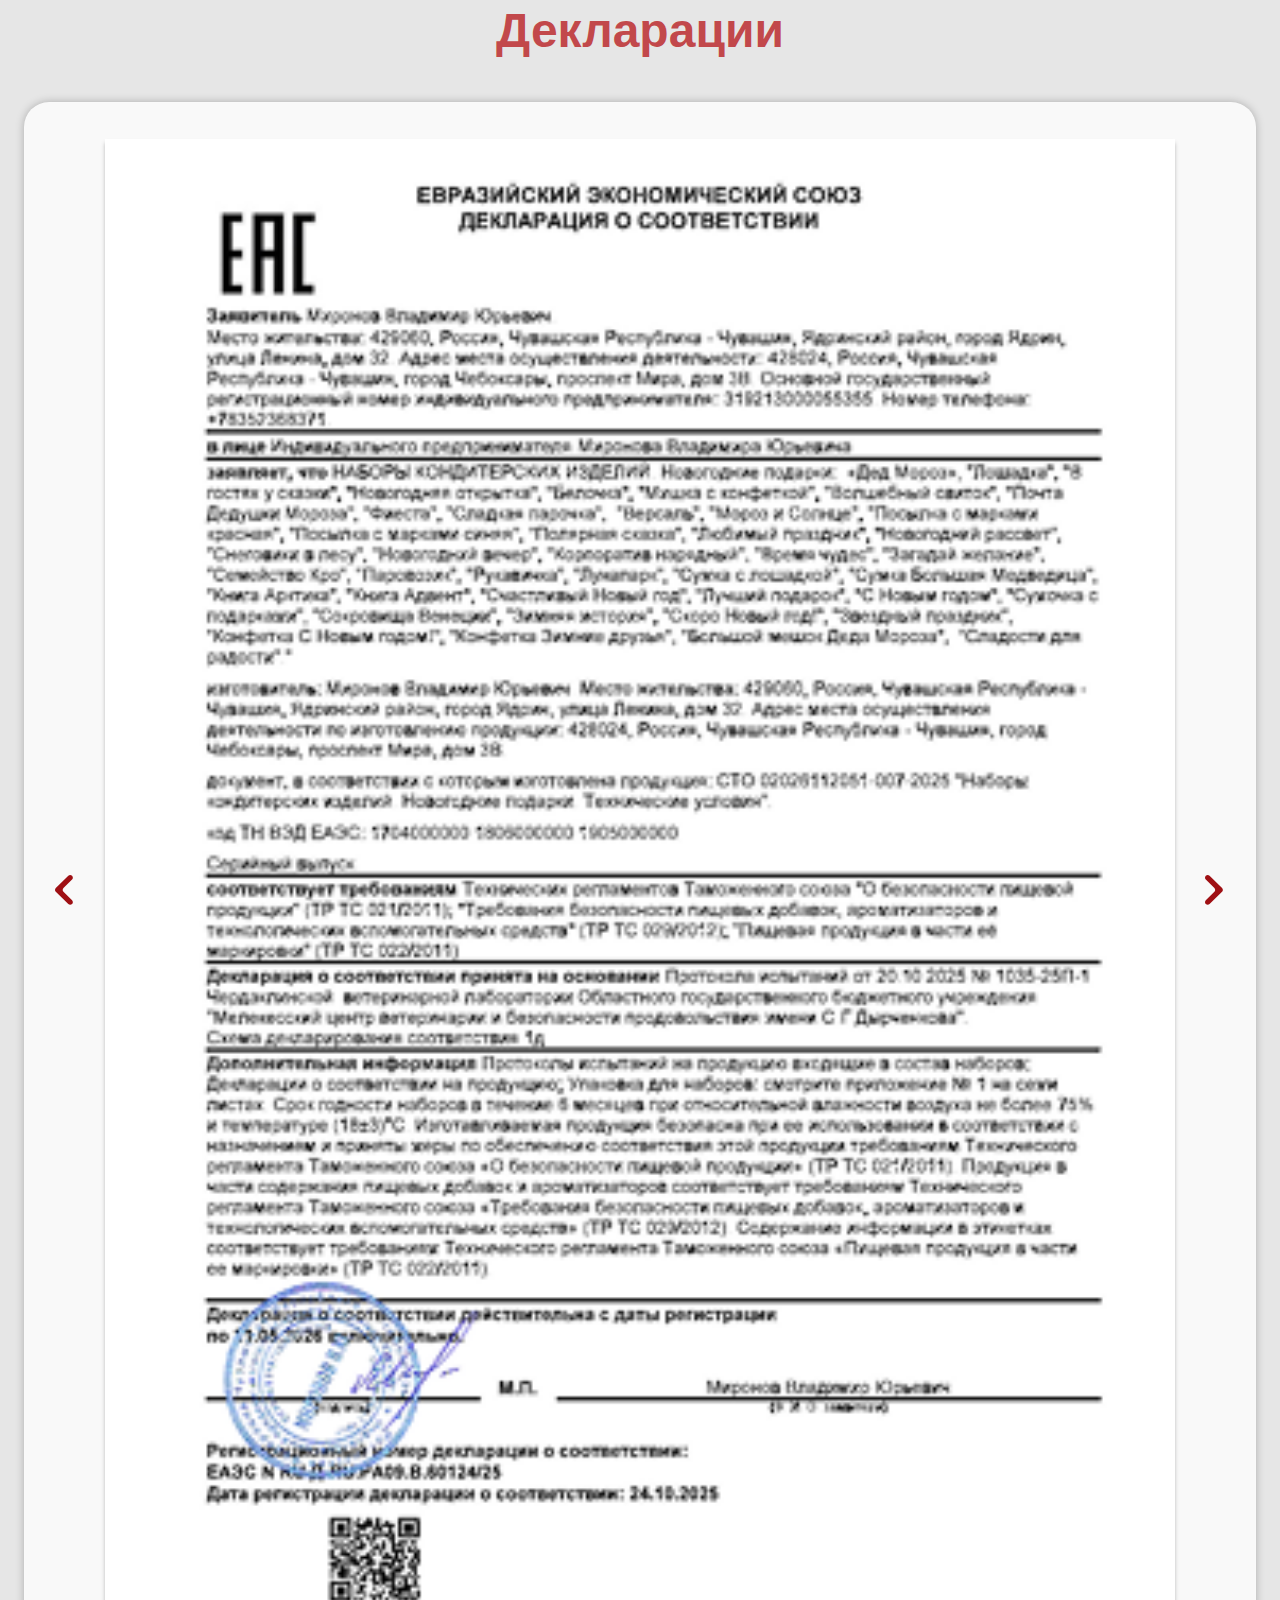
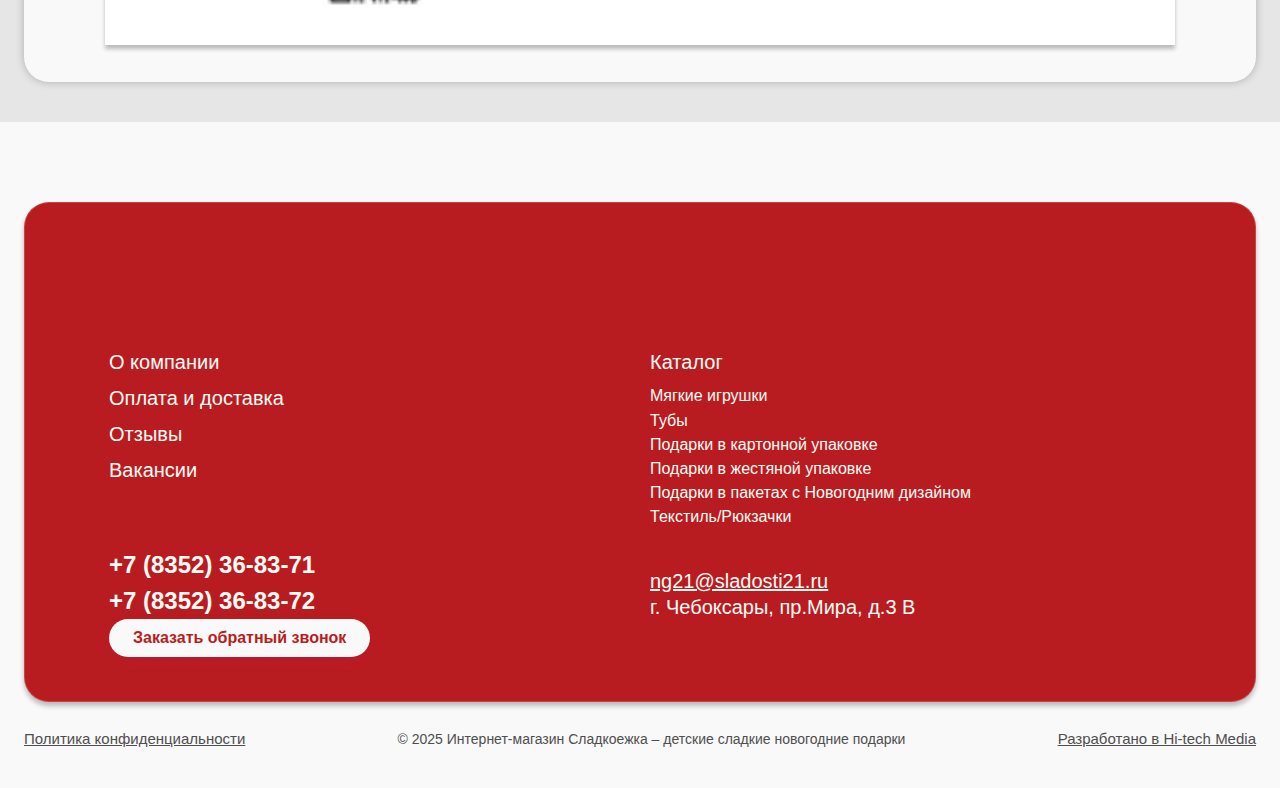
<file: pages/company.html>
<!DOCTYPE html>
<html lang="ru">
<head>
    <meta charset="UTF-8">
    <meta name="viewport" content="width=device-width, initial-scale=1.0">
    <title>О компании</title>
    <link rel="stylesheet" href="../assets/libs/swiper-bundle.min.css">
    <link rel="stylesheet" href="../css/main.css">
</head>
<body>
    <header class="header header--secondary">
        <div class="container">
            <div class="header__wrapper">
                <a href="/" class="header__logo">
                    <div class="header__logo-wrapper">
                        <img src="/assets/img/icons/logo.svg" alt="logo">
                    </div>
                </a>
                <nav class="menu">
                    <ul class="menu-nav">
                        <li class="menu-nav__item dropdown-menu dropdown-menu--main">
                            <a href="catalog.html" class="menu-nav__link menu-nav__link--active dropdown-menu__toggle">
                                каталог
                                <svg width="19" height="11" class="dropdown-menu__toggle-icon" viewBox="0 0 19 11" fill="none" xmlns="http://www.w3.org/2000/svg">
                                    <path d="M17.5327 0.791373C16.9366 0.409903 16.1522 0.514915 15.6776 1.03973L11.4667 5.69522C10.4139 6.85918 8.58611 6.85918 7.53331 5.69522L3.32245 1.03973C2.84776 0.514915 2.06335 0.409903 1.46733 0.791373C0.704329 1.27972 0.571764 2.34073 1.19116 3.0018L7.56488 9.80427C8.61264 10.9225 10.3874 10.9225 11.4351 9.80427L17.8088 3.0018C18.4282 2.34073 18.2957 1.27972 17.5327 0.791373Z" fill="#B91C20" />
                                </svg>
                            </a>
                            <!-- <div class="dropdown-menu__container">
                                <div class="catalog-menu">
                                    <div class="catalog-menu__wrapper">
                                        <div class="catalog-menu__side">
                                            <ul class="catalog-menu-section">
                                                <li class="catalog-menu-section__item">
                                                    <a href="" class="catalog-menu-section__head">
                                                        <span class="catalog-menu-section__head-name">Печи и камины</span>
                                                        <svg width="11" height="14" class="catalog-menu-section__head-arrow" viewBox="0 0 11 14" fill="none" xmlns="http://www.w3.org/2000/svg">
                                                            <path d="M10.8145 7L2.06095 -2.38418e-07L0 1.64576L6.6999 7L0 12.3531L2.05949 14L10.8145 7Z" />
                                                        </svg>
                                                    </a>
                                                    <div class="catalog-menu__subsection">
                                                        <div class="catalog-menu__subsection-wrapper">
                                                            <p class="catalog-menu__subsection-title">Распределительное оборудование</p>
                                                            <div class="catalog-menu__subsection-list">
                                                                <ul class="catalog-menu-subsection">
                                                                    <li class="catalog-menu-subsection__item">
                                                                        <a href="" class="catalog-menu-subsection__link">
                                                                            <img src="./assets/img/other/section-icon.png" class="catalog-menu-subsection__link-icon" alt="">
                                                                            <div class="catalog-menu-subsection__link-content">
                                                                                <span class="catalog-menu-subsection__link-name">Печи и камины</span>
                                                                                <span class="catalog-menu-subsection__link-count">(16 шт)</span>
                                                                            </div>
                                                                        </a>
                                                                    </li>
                                                                </ul>
                                                            </div>
                                                        </div>
                                                    </div>
                                                </li>
                                                <li class="catalog-menu-section__item">
                                                    <a href="" class="catalog-menu-section__head">
                                                        <span class="catalog-menu-section__head-name">Дымоходы и вентиляция</span>
                                                        <svg width="11" height="14" class="catalog-menu-section__head-arrow" viewBox="0 0 11 14" fill="none" xmlns="http://www.w3.org/2000/svg">
                                                            <path d="M10.8145 7L2.06095 -2.38418e-07L0 1.64576L6.6999 7L0 12.3531L2.05949 14L10.8145 7Z" />
                                                        </svg>
                                                    </a>
                                                    <div class="catalog-menu__subsection">
                                                        <div class="catalog-menu__subsection-wrapper">
                                                            <p class="catalog-menu__subsection-title">Шкафы управления и автоматизации</p>
                                                            <div class="catalog-menu__subsection-list">
                                                                <ul class="catalog-menu-subsection">
                                                                    <li class="catalog-menu-subsection__item">
                                                                        <a href="" class="catalog-menu-subsection__link">Щ070</a>
                                                                    </li>
                                                                </ul>
                                                            </div>
                                                        </div>
                                                    </div>
                                                </li>
                                                <li class="catalog-menu-section__item">
                                                    <a href="" class="catalog-menu-section__head">
                                                        <span class="catalog-menu-section__head-name">Крепёж и аксессуары</span>
                                                        <svg width="11" height="14" class="catalog-menu-section__head-arrow" viewBox="0 0 11 14" fill="none" xmlns="http://www.w3.org/2000/svg">
                                                            <path d="M10.8145 7L2.06095 -2.38418e-07L0 1.64576L6.6999 7L0 12.3531L2.05949 14L10.8145 7Z" />
                                                        </svg>
                                                    </a>
                                                    <div class="catalog-menu__subsection">
                                                        <div class="catalog-menu__subsection-wrapper">
                                                            <p class="catalog-menu__subsection-title">Системы оперативного тока</p>
                                                            <div class="catalog-menu__subsection-list">
                                                                <ul class="catalog-menu-subsection">
                                                                    <li class="catalog-menu-subsection__item">
                                                                        <a href="" class="catalog-menu-subsection__link">Щ070</a>
                                                                    </li>
                                                                </ul>
                                                            </div>
                                                        </div>
                                                    </div>
                                                </li>
                                                <li class="catalog-menu-section__item">
                                                    <a href="" class="catalog-menu-section__head">
                                                        <span class="catalog-menu-section__head-name">Банные товары</span>
                                                        <svg width="11" height="14" class="catalog-menu-section__head-arrow" viewBox="0 0 11 14" fill="none" xmlns="http://www.w3.org/2000/svg">
                                                            <path d="M10.8145 7L2.06095 -2.38418e-07L0 1.64576L6.6999 7L0 12.3531L2.05949 14L10.8145 7Z" />
                                                        </svg>
                                                    </a>
                                                </li>
                                            </ul>
                                        </div>
                                    </div>
                                </div>
                            </div> -->
                        </li>
                        <li class="menu-nav__item">
                            <a href="company.html" class="menu-nav__link">О компании</a>
                        </li>
                        <li class="menu-nav__item">
                            <a href="payment.html" class="menu-nav__link">Оплата и доставка</a>
                        </li>
                        <li class="menu-nav__item">
                            <a href="reviews.html" class="menu-nav__link">Отзывы</a>
                        </li>
                        <li class="menu-nav__item">
                            <a href="vacancies.html" class="menu-nav__link">Вакансии</a>
                        </li>
                    </ul>
                </nav>
                <div class="header__right">
                    <div class="header__contacts">
                        <a href="tel:" class="header__contacts-phone">+7 (8352) 36-83-71</a>
                        <button class="header__contacts-callback">Заказать обратный звонок</button>
                    </div>
                </div>
                <button class="btn-menu">
                    <span></span>
                    <span></span>
                    <span></span>
                </button>
            </div>
        </div>
    </header>

    <main>
        <!-- Хлебные крошки -->
        <section class="section section--breadcrumb">
            <div class="container">
                <ul class="breadcrumb">
                    <li class="breadcrumb__item">
                        <a href="../index.html" class="breadcrumb__item-link">Главная</a>
                    </li>
                    <li class="breadcrumb__item">
                        <span class="breadcrumb__item-link breadcrumb__item-link--active">О компании</span>
                    </li>
                </ul>
            </div>
        </section>

        <!-- О компании -->
        <section class="section">
            <div class="container">
                <h2>О компании</h2>
                <div class="container__inner">
                    <div class="company">
                        <div class="company__wrapper">
                            <div class="company__left">
                                <div class="company__left-image">
                                    <img src="/assets/img/icons/logo-company.svg" alt="logo company">
                                </div>
                            </div>
                            <div class="company__right">
                                <div class="company__right-content">
                                    <p class="company__right-content-text">
                                        <span>«CЛАДКОЕЖКА»</span> - это интернет-магазин, в котором Вы найдете большой ассортимент сладких новогодних подарков для детей. Уже много лет мы предлагаем самые вкусные детские новогодние подарки в упаковке из картона, текстиля, металла, и тубах, что упрощает процесс выбора. В каждом разделе для наибольшего удобства описаны преимущества и недостатки каждого вида упаковки, благодаря чему Вы сможете подобрать лучший вариант.
                                        <br><br>
                                        На этапе заказа Вы можете связаться с нашими операторами, они прояснят все интересующие Вас вопросы.
                                    </p>
                                </div>
                            </div>
                        </div>
                    </div>
                </div>
            </div>
        </section>
  
        <!-- О компании сообщение -->
        <section class="section section--company-messages">
            <div class="container">
                <div class="company-messages">
                    <div class="company-messages__wrapper">
                        <div class="company-messages__inner">
                            <h3 class="company-messages__title">ДОРОГИЕ ДРУЗЬЯ!</h3>
                            <div class="company-messages__content">
                                <p class="company-messages__text">
                                    Новый год – это самый любимый праздник и взрослых и детей, он имеет свою историю и традиции. Одним из самых прекрасных и захватывающих атрибутов новогодних праздников являются подарки! Какое счастье видеть радость 
                                    и Компания «СЛАДКОЕЖКА» с удовольствием готовилась к этому радостному для всех событию. Наши специалисты приложили все усилия, чтобы сладкие подарки были яркими, красочными и функциональными.
                                    В наших сладких подарках вы можете найти сюрприз! Это специальные призы 
                                    от Дедушки Мороза: <span>развивающие и настольные игры, фирменные кружки, флешки, беспроводные наушники, СМАРТ-ЧАСЫ Xiaomi Redmi Watch 3 Activ, 38.88мм и ГЛАВНЫЙ ПРИЗ –СМАРТФОН REALME 11 8/256Gb, RMX3636.</span><br> 
                                    (Ищите в подарках сертификаты на эти ценные призы).
                                    <br><br>
                                    Подробности на нашем сайте: <a href="https://www.ngpodarki21.ru" target="_blank">www.ngpodarki21.ru</a>
                                    <br><br>
                                    Дарите радость себе и детям!<br>
                                    С нетерпением ждем вас!<br>
                                    <span class="company-messages__text-bold">Коллектив «СЛАДКОЕЖКИ»</span>
                                </p>
                            </div>
                        </div>
                    </div>  
                    <div class="company-messages__image">
                        <img src="/assets/img/photo/company.png" alt="">
                    </div>
                </div>
            </div>
        </section>

        <section class="section section--dark-bg">
            <div class="container">
                <h2>Декларации</h2>
                <div class="container__inner">
                    <div class="declaration">
                        <div class="declaration__wrapper">
                            <div class="declaration__wrapper-slider">
                                <div class="swiper swiper-declaration">
                                    <div class="swiper-wrapper swiper-declaration__wrapper">
                                        <div class="swiper-slide swiper-declaration__slide">
                                            <a href="" data-fancybox="declaration" class="swiper-declaration__img">
                                                <img src="/assets/img/other/declaration.png" alt="">
                                            </a>
                                        </div>
                                    </div>
                                </div>
                            </div>
                            <div class="declaration__btns">
                                <div class="declaration__btns-btn declaration__btns-btn-prev">
                                    <svg width="18" height="30" viewBox="0 0 18 30" fill="none" xmlns="http://www.w3.org/2000/svg">
                                        <path d="M17.0673 29.0656C18.1252 28.027 18.1261 26.3229 17.0694 25.2831L8.47411 16.8257C7.41822 15.7867 7.41822 14.0842 8.47411 13.0452L17.0694 4.58781C18.1261 3.54806 18.1252 1.84394 17.0673 0.80534L17.0208 0.759613C15.9892 -0.25316 14.3366 -0.253159 13.3051 0.759614L0.793991 13.0432C-0.264655 14.0826 -0.264654 15.7883 0.793991 16.8277L13.3051 29.1113C14.3366 30.1241 15.9892 30.1241 17.0208 29.1113L17.0673 29.0656Z" />
                                    </svg>
                                </div>
                                <div class="declaration__btns-btn declaration__btns-btn-next">
                                    <svg width="18" height="30" viewBox="0 0 18 30" fill="none" xmlns="http://www.w3.org/2000/svg">
                                        <path d="M0.793997 0.805258C-0.263842 1.84386 -0.264769 3.54798 0.791935 4.58773L9.38722 13.0452C10.4431 14.0841 10.4431 15.7866 9.38722 16.8256L0.791935 25.283C-0.264771 26.3228 -0.26384 28.0269 0.793997 29.0655L0.84057 29.1112C1.8721 30.124 3.52473 30.124 4.55626 29.1112L17.0673 16.8276C18.126 15.7882 18.126 14.0825 17.0673 13.0431L4.55626 0.759533C3.52473 -0.253241 1.8721 -0.253241 0.84057 0.759531L0.793997 0.805258Z" />
                                    </svg>
                                </div>
                            </div>
                        </div>
                    </div>
                </div>
            </div>
        </section>
    </main>
    
    <footer class="footer">
        <div class="container">
            <div class="footer__wrapper">
                <div class="footer__top">
                    <div class="footer__left">
                        <div class="footer__left-inner">
                            <a href="/" class="footer__logo">
                                <div class="footer__logo-wrapper">
                                    <img src="/assets/img/icons/logo.svg" alt="logo">
                                </div>
                            </a>
                            <div class="footer__social">
                                <ul class="social-list">
                                    <li class="social-list__item">
                                        <a href="" class="social-list__link">
                                            <svg width="51" height="51" viewBox="0 0 51 51" fill="none" xmlns="http://www.w3.org/2000/svg">
                                                <foreignObject x="-10.8448" y="-14.8448" width="72.671" height="72.671">
                                                  <div xmlns="http://www.w3.org/1999/xhtml" style="backdrop-filter:blur(7.42px);clip-path:url(#bgblur_0_48_3872_clip_path);height:100%;width:100%"></div>
                                                </foreignObject>
                                                <g filter="url(#filter0_d_48_3872)" data-figma-bg-blur-radius="14.8448">
                                                  <path d="M25.4907 0C37.3601 0 46.9814 9.62139 46.9814 21.4907C46.9814 33.36 37.3601 42.9814 25.4907 42.9814C21.6929 42.9875 17.9618 41.9825 14.6809 40.0694L4.00863 42.9814L6.91417 32.3048C4.99955 29.0229 3.99369 25.2903 4.00003 21.4907C4.00003 9.62139 13.6214 0 25.4907 0ZM18.1667 11.3901L17.7369 11.4073C17.4586 11.4242 17.1867 11.4973 16.9374 11.6222C16.7043 11.7542 16.4915 11.9192 16.3056 12.1122C16.0477 12.355 15.9016 12.5656 15.7447 12.7698C14.9498 13.8033 14.5218 15.0721 14.5283 16.3759C14.5326 17.429 14.8077 18.4541 15.2375 19.4126C16.1165 21.351 17.5628 23.4034 19.4712 25.3053C19.9311 25.7631 20.3824 26.223 20.8681 26.6506C23.2393 28.7384 26.0651 30.244 29.1205 31.0476L30.3412 31.2346C30.7388 31.2561 31.1363 31.226 31.5361 31.2067C32.162 31.1743 32.7731 31.0049 33.3263 30.7102C33.6077 30.5653 33.8823 30.4075 34.1493 30.2374C34.1493 30.2374 34.2418 30.1772 34.418 30.044C34.7081 29.8291 34.8865 29.6765 35.1272 29.4251C35.3055 29.2403 35.4603 29.0232 35.5785 28.7761C35.7461 28.4258 35.9137 27.7574 35.9825 27.2008C36.0341 26.7753 36.019 26.5432 36.0126 26.3992C36.004 26.1692 35.8127 25.9307 35.6043 25.8297L34.3535 25.2688C34.3535 25.2688 32.4838 24.4543 31.3405 23.9342C31.2209 23.882 31.0927 23.8521 30.9623 23.8461C30.8152 23.831 30.6667 23.8475 30.5265 23.8946C30.3864 23.9417 30.258 24.0182 30.1499 24.119C30.1392 24.1147 29.9952 24.2372 28.4414 26.1198C28.3522 26.2396 28.2294 26.3302 28.0885 26.38C27.9477 26.4297 27.7952 26.4364 27.6506 26.3992C27.5106 26.3616 27.3734 26.3142 27.2401 26.2573C26.9736 26.1456 26.8812 26.1026 26.6985 26.0252C25.4651 25.487 24.3231 24.7598 23.3137 23.8697C23.0429 23.6333 22.7915 23.3754 22.5336 23.1262C21.6881 22.3164 20.9513 21.4005 20.3416 20.4011L20.2148 20.197C20.1237 20.0598 20.0501 19.9118 19.9956 19.7564C19.9139 19.4405 20.1267 19.1869 20.1267 19.1869C20.1267 19.1869 20.6489 18.6152 20.8917 18.3058C21.1281 18.0049 21.328 17.7126 21.4569 17.5042C21.7105 17.0959 21.79 16.6768 21.6568 16.3523C21.0551 14.8823 20.4318 13.4188 19.7914 11.966C19.6646 11.6781 19.2885 11.4717 18.9468 11.4309C18.8308 11.418 18.7147 11.4051 18.5987 11.3965C18.3101 11.3822 18.0209 11.3851 17.7326 11.4051L18.1667 11.3901Z" fill="url(#paint0_linear_48_3872)" />
                                                  <path d="M25.4912 0.639648C37.0068 0.639904 46.3415 9.97468 46.3418 21.4902C46.3418 33.006 37.0069 42.3415 25.4912 42.3418H25.4893C21.8051 42.3477 18.1856 41.3723 15.0029 39.5166L14.7715 39.3818L14.5127 39.4521L4.91895 42.0693L7.53125 32.4727L7.60156 32.2139L7.4668 31.9824C5.60952 28.7988 4.63357 25.1779 4.63965 21.4922V21.4902C4.6399 9.97452 13.9754 0.639648 25.4912 0.639648ZM18.6309 10.7578C18.317 10.7422 18.002 10.7448 17.6885 10.7666V10.7695C17.3273 10.7928 16.974 10.8877 16.6504 11.0498L16.6367 11.0576L16.6221 11.0654C16.3353 11.2278 16.0734 11.4307 15.8447 11.668C15.7028 11.8037 15.5878 11.9335 15.4912 12.0518L15.2373 12.3799C14.4109 13.4544 13.942 14.7583 13.8926 16.1084L13.8887 16.3789C13.8935 17.5416 14.1964 18.6559 14.6533 19.6748L14.6543 19.6768C15.5128 21.5702 16.8806 23.5473 18.6582 25.3916L19.0195 25.7588C19.3584 26.0961 19.7074 26.4492 20.0732 26.792L20.4453 27.1309C22.8913 29.2844 25.8063 30.837 28.958 31.666L28.9902 31.6748L29.0234 31.6797L30.2441 31.8672L30.2754 31.8721L30.3066 31.873C30.7467 31.8968 31.1922 31.8639 31.5674 31.8457H31.5693C32.2887 31.8085 32.9912 31.614 33.627 31.2754L33.626 31.2744C33.9222 31.1215 34.212 30.9564 34.4932 30.7773L34.498 30.7734H34.499L34.5 30.7725L34.502 30.7715L34.5254 30.7559C34.5399 30.7461 34.5595 30.7317 34.585 30.7139C34.6353 30.6785 34.7073 30.6277 34.7988 30.5586C35.1132 30.3258 35.3202 30.1488 35.5898 29.8672L35.5889 29.8662C35.8117 29.6348 36.0056 29.3626 36.1543 29.0518L36.1553 29.0527C36.3644 28.6157 36.5441 27.8711 36.6172 27.2793L36.6182 27.2773C36.6754 26.8045 36.6585 26.5321 36.6514 26.375H36.6523C36.6419 26.097 36.5261 25.858 36.3975 25.6846C36.2671 25.5089 36.0886 25.3536 35.8828 25.2539L35.875 25.25L35.8662 25.2461L34.6152 24.6846L34.6094 24.6826V24.6816H34.6074C34.6065 24.6813 34.6051 24.6804 34.6035 24.6797C34.6 24.6781 34.5947 24.6758 34.5879 24.6729C34.5741 24.6668 34.5537 24.658 34.5273 24.6465C34.4741 24.6233 34.3962 24.589 34.2998 24.5469C34.107 24.4625 33.8377 24.345 33.5332 24.2109L31.6055 23.3516L31.5967 23.3477L31.4502 23.292C31.3132 23.2466 31.1707 23.2196 31.0264 23.21H31.0273C31.0244 23.2097 31.0215 23.2093 31.0186 23.209C31.0098 23.2084 31.001 23.2074 30.9922 23.207L30.9912 23.208C30.7654 23.1898 30.5383 23.2159 30.3232 23.2881C30.115 23.358 29.9233 23.4694 29.7578 23.6133C29.7455 23.6225 29.7352 23.6291 29.7295 23.6338C29.6945 23.6628 29.6624 23.6944 29.6387 23.7188C29.5866 23.7722 29.5098 23.8568 29.3926 23.9912C29.155 24.2635 28.7259 24.7706 27.9482 25.7129L27.9375 25.7246L27.9277 25.7383C27.9144 25.7559 27.8958 25.769 27.875 25.7764C27.8541 25.7837 27.8311 25.7848 27.8096 25.7793C27.7011 25.7499 27.5946 25.7131 27.4912 25.6689L27.4873 25.667C27.2077 25.5497 27.1635 25.5276 26.9531 25.4385H26.9541C25.7818 24.9269 24.6967 24.2355 23.7373 23.3896L23.7344 23.3877C23.4799 23.1655 23.2546 22.9329 22.9785 22.666L22.9766 22.6641L22.6787 22.3701C21.9968 21.6733 21.396 20.9004 20.8877 20.0674L20.8848 20.0635L20.7588 19.8594L20.7529 19.8516L20.748 19.8428L20.6641 19.6982C20.6478 19.6656 20.6346 19.6316 20.6211 19.5977C20.6229 19.5935 20.6253 19.59 20.627 19.5869C20.6418 19.5706 20.6622 19.5485 20.6865 19.5215C20.7402 19.462 20.8154 19.3798 20.8975 19.2871C21.0582 19.1058 21.26 18.8716 21.3945 18.7002C21.6452 18.3812 21.8584 18.0697 22 17.8408L22.001 17.8418C22.2922 17.3727 22.4674 16.7786 22.2891 16.2207L22.249 16.1094C21.796 15.0027 21.3308 13.9 20.8555 12.8027L20.377 11.708C20.2446 11.4076 20.0071 11.1952 19.7822 11.0586C19.5526 10.9191 19.2853 10.8273 19.0225 10.7959L19.0176 10.7949L18.6455 10.7588L18.6377 10.7578H18.6309Z" stroke="#FFFCF7" stroke-opacity="0.28" stroke-width="1.27972" />
                                                </g>
                                                <defs>
                                                  <filter id="filter0_d_48_3872" x="-10.8448" y="-14.8448" width="72.671" height="72.671" filterUnits="userSpaceOnUse" color-interpolation-filters="sRGB">
                                                    <feFlood flood-opacity="0" result="BackgroundImageFix" />
                                                    <feColorMatrix in="SourceAlpha" type="matrix" values="0 0 0 0 0 0 0 0 0 0 0 0 0 0 0 0 0 0 127 0" result="hardAlpha" />
                                                    <feOffset dy="4" />
                                                    <feGaussianBlur stdDeviation="2" />
                                                    <feComposite in2="hardAlpha" operator="out" />
                                                    <feColorMatrix type="matrix" values="0 0 0 0 0 0 0 0 0 0 0 0 0 0 0 0 0 0 0.15 0" />
                                                    <feBlend mode="normal" in2="BackgroundImageFix" result="effect1_dropShadow_48_3872" />
                                                    <feBlend mode="normal" in="SourceGraphic" in2="effect1_dropShadow_48_3872" result="shape" />
                                                  </filter>
                                                  <clipPath id="bgblur_0_48_3872_clip_path" transform="translate(10.8448 14.8448)">
                                                    <path d="M25.4907 0C37.3601 0 46.9814 9.62139 46.9814 21.4907C46.9814 33.36 37.3601 42.9814 25.4907 42.9814C21.6929 42.9875 17.9618 41.9825 14.6809 40.0694L4.00863 42.9814L6.91417 32.3048C4.99955 29.0229 3.99369 25.2903 4.00003 21.4907C4.00003 9.62139 13.6214 0 25.4907 0ZM18.1667 11.3901L17.7369 11.4073C17.4586 11.4242 17.1867 11.4973 16.9374 11.6222C16.7043 11.7542 16.4915 11.9192 16.3056 12.1122C16.0477 12.355 15.9016 12.5656 15.7447 12.7698C14.9498 13.8033 14.5218 15.0721 14.5283 16.3759C14.5326 17.429 14.8077 18.4541 15.2375 19.4126C16.1165 21.351 17.5628 23.4034 19.4712 25.3053C19.9311 25.7631 20.3824 26.223 20.8681 26.6506C23.2393 28.7384 26.0651 30.244 29.1205 31.0476L30.3412 31.2346C30.7388 31.2561 31.1363 31.226 31.5361 31.2067C32.162 31.1743 32.7731 31.0049 33.3263 30.7102C33.6077 30.5653 33.8823 30.4075 34.1493 30.2374C34.1493 30.2374 34.2418 30.1772 34.418 30.044C34.7081 29.8291 34.8865 29.6765 35.1272 29.4251C35.3055 29.2403 35.4603 29.0232 35.5785 28.7761C35.7461 28.4258 35.9137 27.7574 35.9825 27.2008C36.0341 26.7753 36.019 26.5432 36.0126 26.3992C36.004 26.1692 35.8127 25.9307 35.6043 25.8297L34.3535 25.2688C34.3535 25.2688 32.4838 24.4543 31.3405 23.9342C31.2209 23.882 31.0927 23.8521 30.9623 23.8461C30.8152 23.831 30.6667 23.8475 30.5265 23.8946C30.3864 23.9417 30.258 24.0182 30.1499 24.119C30.1392 24.1147 29.9952 24.2372 28.4414 26.1198C28.3522 26.2396 28.2294 26.3302 28.0885 26.38C27.9477 26.4297 27.7952 26.4364 27.6506 26.3992C27.5106 26.3616 27.3734 26.3142 27.2401 26.2573C26.9736 26.1456 26.8812 26.1026 26.6985 26.0252C25.4651 25.487 24.3231 24.7598 23.3137 23.8697C23.0429 23.6333 22.7915 23.3754 22.5336 23.1262C21.6881 22.3164 20.9513 21.4005 20.3416 20.4011L20.2148 20.197C20.1237 20.0598 20.0501 19.9118 19.9956 19.7564C19.9139 19.4405 20.1267 19.1869 20.1267 19.1869C20.1267 19.1869 20.6489 18.6152 20.8917 18.3058C21.1281 18.0049 21.328 17.7126 21.4569 17.5042C21.7105 17.0959 21.79 16.6768 21.6568 16.3523C21.0551 14.8823 20.4318 13.4188 19.7914 11.966C19.6646 11.6781 19.2885 11.4717 18.9468 11.4309C18.8308 11.418 18.7147 11.4051 18.5987 11.3965C18.3101 11.3822 18.0209 11.3851 17.7326 11.4051L18.1667 11.3901Z" />
                                                  </clipPath>
                                                  <linearGradient id="paint0_linear_48_3872" x1="37.5" y1="-3.7656e-07" x2="25.4907" y2="42.9814" gradientUnits="userSpaceOnUse">
                                                    <stop stop-color="#6BF86B" />
                                                    <stop offset="1" stop-color="#45CC55" />
                                                  </linearGradient>
                                                </defs>
                                            </svg>
                                        </a>
                                    </li>
                                    <li class="social-list__item">
                                        <a href="" class="social-list__link">
                                            <svg width="55" height="47" viewBox="0 0 55 47" fill="none" xmlns="http://www.w3.org/2000/svg">
                                                <foreignObject x="-9.86334" y="-14.3091" width="74.9376" height="67.2487">
                                                  <div xmlns="http://www.w3.org/1999/xhtml" style="backdrop-filter:blur(7.42px);clip-path:url(#bgblur_0_48_3873_clip_path);height:100%;width:100%"></div>
                                                </foreignObject>
                                                <g filter="url(#filter0_d_48_3873)" data-figma-bg-blur-radius="14.8448">
                                                  <path d="M50.2174 3.75119C49.591 10.3493 46.8766 26.3853 45.4985 33.7769C44.9139 36.9089 43.7446 37.9529 42.6588 38.0782C40.2367 38.287 38.3993 36.4913 36.0607 34.9462C32.3858 32.5241 30.2978 31.0207 26.7481 28.6821C22.6139 25.9677 25.2865 24.4643 27.6669 22.0422C28.2933 21.4158 38.9839 11.6857 39.1927 10.8087C39.2217 10.6759 39.2179 10.538 39.1815 10.407C39.1451 10.276 39.0773 10.1558 38.9839 10.057C38.7333 9.8482 38.3993 9.93172 38.1069 9.97348C37.7311 10.057 31.8847 13.9407 20.4841 21.6246C18.8137 22.7521 17.3103 23.3368 15.974 23.295C14.4706 23.2533 11.6309 22.4598 9.50111 21.7499C6.8702 20.9147 4.82395 20.4553 4.99099 18.9937C5.07451 18.242 6.11852 17.4903 8.08126 16.6969C20.2753 11.3933 28.3768 7.88547 32.4275 6.21505C44.0369 1.37085 46.4173 0.535645 48.0042 0.535645C48.3382 0.535645 49.1317 0.619163 49.6328 1.03677C50.0504 1.37085 50.1757 1.83022 50.2174 2.1643C50.1757 2.41486 50.2592 3.16655 50.2174 3.75119Z" fill="#1C92B9" />
                                                  <path d="M48.0039 1.17529C48.1272 1.17529 48.3582 1.19182 48.6055 1.25146C48.858 1.31242 49.0766 1.40635 49.2227 1.52783V1.52881L49.2334 1.53662C49.4478 1.70826 49.5358 1.9491 49.5732 2.19092C49.567 2.27879 49.5646 2.36781 49.5654 2.44287C49.5668 2.56748 49.5731 2.71325 49.5781 2.85498C49.5885 3.14651 49.5968 3.44129 49.5801 3.69092C48.9567 10.2567 46.2477 26.2658 44.8691 33.6597C44.3001 36.7076 43.2386 37.362 42.5938 37.4409C41.572 37.5263 40.6458 37.1986 39.6514 36.6177C39.1505 36.3251 38.6451 35.9767 38.1074 35.5952C37.5762 35.2183 37.0093 34.8065 36.4131 34.4126V34.4116L35.1064 33.5454C33.8622 32.7149 32.7865 31.9825 31.7178 31.2544C30.2929 30.2836 28.8798 29.3202 27.1006 28.1479L27.0996 28.147L26.7471 27.9067C25.9785 27.3599 25.5713 26.9087 25.3799 26.5435C25.1856 26.1726 25.1959 25.8599 25.3496 25.5112C25.5229 25.1184 25.8767 24.6886 26.3916 24.1704C26.6439 23.9166 26.9195 23.6561 27.2148 23.3755C27.5063 23.0986 27.8144 22.8046 28.1191 22.4946C28.4252 22.1886 31.2269 19.6256 34.0254 16.9849C35.415 15.6736 36.7962 14.3499 37.8447 13.2974C38.3681 12.772 38.8154 12.3081 39.1406 11.9438C39.3025 11.7626 39.4414 11.5968 39.5469 11.4565C39.5993 11.3867 39.6502 11.3152 39.6924 11.2446C39.7282 11.1847 39.7859 11.0807 39.8154 10.9565L39.8174 10.9448C39.8685 10.7103 39.8621 10.4671 39.7979 10.2358C39.7336 10.0045 39.614 9.79221 39.4492 9.61768L39.4229 9.59033L39.3936 9.56592L39.2871 9.48682C39.0368 9.32101 38.7717 9.28179 38.5615 9.28174C38.3498 9.28174 38.1127 9.32659 38.0166 9.34033L37.9922 9.34326L37.9678 9.34912C37.846 9.37627 37.7246 9.44052 37.6738 9.46729C37.594 9.50938 37.4956 9.56548 37.3828 9.63232C37.1559 9.76675 36.8453 9.95947 36.4541 10.2085C35.67 10.7076 34.5437 11.4441 33.0762 12.4155C31.6082 13.3872 29.7956 14.5961 27.6377 16.0425L20.126 21.0942C18.6042 22.1214 17.3071 22.626 16.2109 22.6558H15.9922C15.3151 22.637 14.2862 22.4437 13.1279 22.1528C11.9832 21.8654 10.7566 21.4942 9.70312 21.1431L9.69434 21.1401L7.8623 20.564C7.32386 20.3878 6.85997 20.2188 6.47852 20.0317C6.10503 19.8485 5.8791 19.679 5.75488 19.5239C5.64954 19.3923 5.60498 19.2582 5.62695 19.0659V19.064C5.63886 18.9586 5.73959 18.723 6.21094 18.3755C6.6647 18.0409 7.35998 17.6791 8.32129 17.2905L8.3291 17.2866L8.33691 17.2837C20.5336 11.979 28.6283 8.47361 32.6719 6.80615L32.6738 6.80518C38.4811 4.38201 41.9645 2.96891 44.1924 2.16064C46.4312 1.34843 47.3316 1.17533 48.0039 1.17529Z" stroke="#FFFCF7" stroke-opacity="0.28" stroke-width="1.27972" />
                                                </g>
                                                <defs>
                                                  <filter id="filter0_d_48_3873" x="-9.86334" y="-14.3091" width="74.9376" height="67.2487" filterUnits="userSpaceOnUse" color-interpolation-filters="sRGB">
                                                    <feFlood flood-opacity="0" result="BackgroundImageFix" />
                                                    <feColorMatrix in="SourceAlpha" type="matrix" values="0 0 0 0 0 0 0 0 0 0 0 0 0 0 0 0 0 0 127 0" result="hardAlpha" />
                                                    <feOffset dy="4" />
                                                    <feGaussianBlur stdDeviation="2" />
                                                    <feComposite in2="hardAlpha" operator="out" />
                                                    <feColorMatrix type="matrix" values="0 0 0 0 0 0 0 0 0 0 0 0 0 0 0 0 0 0 0.12 0" />
                                                    <feBlend mode="normal" in2="BackgroundImageFix" result="effect1_dropShadow_48_3873" />
                                                    <feBlend mode="normal" in="SourceGraphic" in2="effect1_dropShadow_48_3873" result="shape" />
                                                  </filter>
                                                  <clipPath id="bgblur_0_48_3873_clip_path" transform="translate(9.86334 14.3091)">
                                                    <path d="M50.2174 3.75119C49.591 10.3493 46.8766 26.3853 45.4985 33.7769C44.9139 36.9089 43.7446 37.9529 42.6588 38.0782C40.2367 38.287 38.3993 36.4913 36.0607 34.9462C32.3858 32.5241 30.2978 31.0207 26.7481 28.6821C22.6139 25.9677 25.2865 24.4643 27.6669 22.0422C28.2933 21.4158 38.9839 11.6857 39.1927 10.8087C39.2217 10.6759 39.2179 10.538 39.1815 10.407C39.1451 10.276 39.0773 10.1558 38.9839 10.057C38.7333 9.8482 38.3993 9.93172 38.1069 9.97348C37.7311 10.057 31.8847 13.9407 20.4841 21.6246C18.8137 22.7521 17.3103 23.3368 15.974 23.295C14.4706 23.2533 11.6309 22.4598 9.50111 21.7499C6.8702 20.9147 4.82395 20.4553 4.99099 18.9937C5.07451 18.242 6.11852 17.4903 8.08126 16.6969C20.2753 11.3933 28.3768 7.88547 32.4275 6.21505C44.0369 1.37085 46.4173 0.535645 48.0042 0.535645C48.3382 0.535645 49.1317 0.619163 49.6328 1.03677C50.0504 1.37085 50.1757 1.83022 50.2174 2.1643C50.1757 2.41486 50.2592 3.16655 50.2174 3.75119Z" />
                                                  </clipPath>
                                                </defs>
                                            </svg>
                                        </a>
                                    </li>
                                </ul>
                            </div>
                        </div>
                    </div>
                    <div class="footer__right">
                        <div class="footer__right-wrapper">
                            <div class="footer__right-col">
                                <ul class="footer__right-menu">
                                    <li class="footer__right-menu-item">
                                        <a href="company.html" class="footer__right-menu-link">О компании</a>
                                    </li>
                                    <li class="footer__right-menu-item">
                                        <a href="payment.html" class="footer__right-menu-link">Оплата и доставка</a>
                                    </li>
                                    <li class="footer__right-menu-item">
                                        <a href="reviews.html" class="footer__right-menu-link">Отзывы</a>
                                    </li>
                                    <li class="footer__right-menu-item">
                                        <a href="vacancies.html" class="footer__right-menu-link">Вакансии</a>
                                    </li>
                                </ul>
                            </div>
                            <div class="footer__right-col">
                                <a href="catalog.html" class="footer__right-title">Каталог</a>
                                <ul class="footer__right-list">
                                    <li class="footer__right-item">
                                        <a href="" class="footer__right-link">Мягкие игрушки</a>
                                    </li>
                                    <li class="footer__right-item">
                                        <a href="" class="footer__right-link">Тубы</a>
                                    </li>
                                    <li class="footer__right-item">
                                        <a href="" class="footer__right-link">Подарки в картонной упаковке</a>
                                    </li>
                                    <li class="footer__right-item">
                                        <a href="" class="footer__right-link">Подарки в жестяной упаковке</a>
                                    </li>
                                    <li class="footer__right-item">
                                        <a href="" class="footer__right-link">Подарки в пакетах с Новогодним дизайном</a>
                                    </li>
                                    <li class="footer__right-item">
                                        <a href="" class="footer__right-link">Текстиль/Рюкзачки</a>
                                    </li>
                                </ul>
                            </div>
                            <div class="footer__right-col">
                                <div class="footer__right-contacts-info">
                                    <ul class="footer__right-contacts">
                                        <li class="footer__right-contacts-item">
                                            <a href="" class="footer__right-contacts-link">+7 (8352) 36-83-71</a>
                                        </li>
                                        <li class="footer__right-contacts-item">
                                            <a href="" class="footer__right-contacts-link">+7 (8352) 36-83-72</a>
                                        </li>
                                    </ul>
                                    <ul class="footer__right-contacts">
                                        <li class="footer__right-contacts-item">
                                            <a href="mailto:ng21@sladosti21.ru" class="footer__right-contacts-link footer__right-contacts-link--mail">ng21@sladosti21.ru</a>
                                        </li>
                                        <li class="footer__right-contacts-item">
                                            <span class="footer__right-contacts-text">г. Чебоксары, пр.Мира, д.3 В</span>
                                        </li>
                                    </ul>
                                </div>
                                <button class="btn footer__callback">Заказать обратный звонок</button>
                            </div>
                        </div>
                    </div>
                </div>
                <div class="footer__bottom">
                    <ul class="footer__bottom-list">
                        <li class="footer__bottom-item">
                            <a href="" class="footer__bottom-link">
                                <span>Политика конфиденциальности</span>
                            </a>
                        </li>
                        <li class="footer__bottom-item">
                            <span class="footer__bottom-text">© 2025 Интернет-магазин Сладкоежка – детские сладкие новогодние подарки</span>
                        </li>
                        <li class="footer__bottom-item">
                            <a href="" class="footer__bottom-link">
                                <span>Разработано в Hi-tech Media</span>
                            </a>
                        </li>
                    </ul>
                </div>
            </div>
        </div>
    </footer>

    <script src="../assets/libs/jquery.min.js"></script>
    <script src="../assets/libs/swiper-bundle.min.js"></script>
    <script src="../assets/js/script.js"></script>
    <script src="../assets/js/swiper.js"></script>
</body>
</html>
</file>
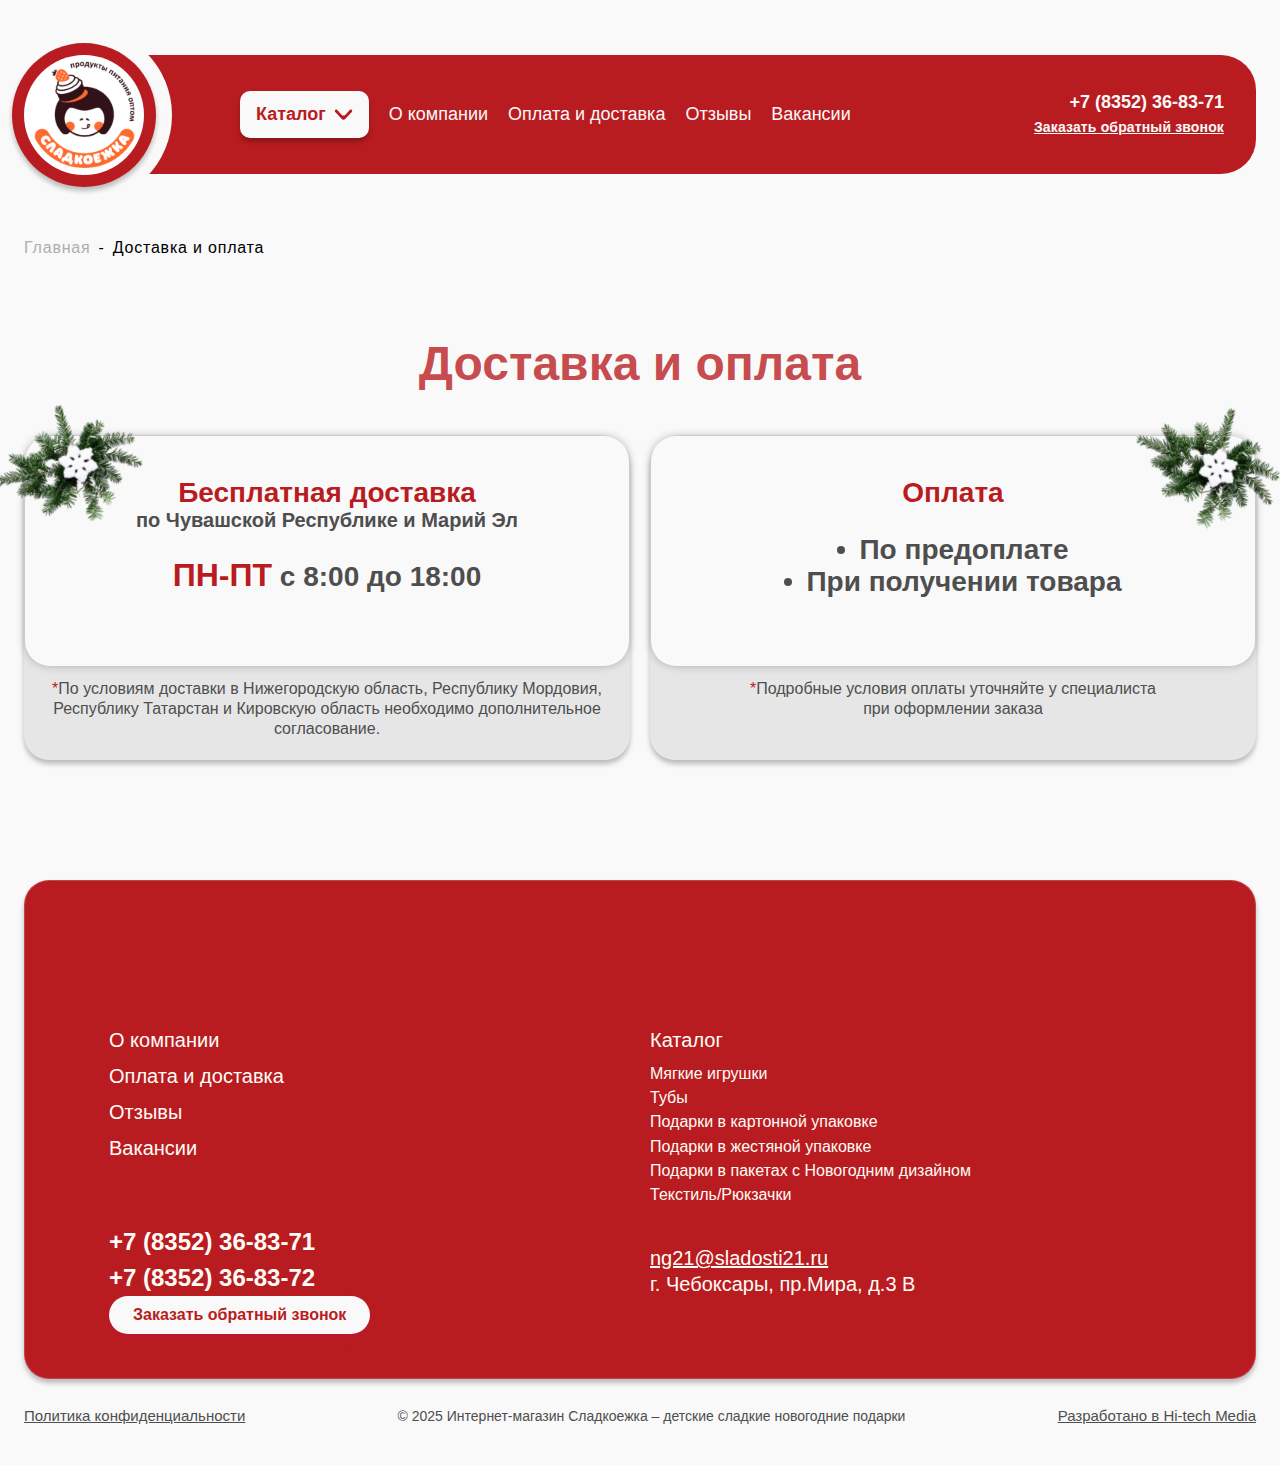
<file: pages/payment.html>
<!DOCTYPE html>
<html lang="ru">
<head>
    <meta charset="UTF-8">
    <meta name="viewport" content="width=device-width, initial-scale=1.0">
    <title>Доставка и оплата</title>
    <link rel="stylesheet" href="../assets/libs/swiper-bundle.min.css">
    <link rel="stylesheet" href="../css/main.css">
</head>
<body>
    <header class="header header--secondary">
        <div class="container">
            <div class="header__wrapper">
                <a href="/" class="header__logo">
                    <div class="header__logo-wrapper">
                        <img src="/assets/img/icons/logo.svg" alt="logo">
                    </div>
                </a>
                <nav class="menu">
                    <ul class="menu-nav">
                        <li class="menu-nav__item dropdown-menu dropdown-menu--main">
                            <a href="catalog.html" class="menu-nav__link menu-nav__link--active dropdown-menu__toggle">
                                каталог
                                <svg width="19" height="11" class="dropdown-menu__toggle-icon" viewBox="0 0 19 11" fill="none" xmlns="http://www.w3.org/2000/svg">
                                    <path d="M17.5327 0.791373C16.9366 0.409903 16.1522 0.514915 15.6776 1.03973L11.4667 5.69522C10.4139 6.85918 8.58611 6.85918 7.53331 5.69522L3.32245 1.03973C2.84776 0.514915 2.06335 0.409903 1.46733 0.791373C0.704329 1.27972 0.571764 2.34073 1.19116 3.0018L7.56488 9.80427C8.61264 10.9225 10.3874 10.9225 11.4351 9.80427L17.8088 3.0018C18.4282 2.34073 18.2957 1.27972 17.5327 0.791373Z" fill="#B91C20" />
                                </svg>
                            </a>
                            <!-- <div class="dropdown-menu__container">
                                <div class="catalog-menu">
                                    <div class="catalog-menu__wrapper">
                                        <div class="catalog-menu__side">
                                            <ul class="catalog-menu-section">
                                                <li class="catalog-menu-section__item">
                                                    <a href="" class="catalog-menu-section__head">
                                                        <span class="catalog-menu-section__head-name">Печи и камины</span>
                                                        <svg width="11" height="14" class="catalog-menu-section__head-arrow" viewBox="0 0 11 14" fill="none" xmlns="http://www.w3.org/2000/svg">
                                                            <path d="M10.8145 7L2.06095 -2.38418e-07L0 1.64576L6.6999 7L0 12.3531L2.05949 14L10.8145 7Z" />
                                                        </svg>
                                                    </a>
                                                    <div class="catalog-menu__subsection">
                                                        <div class="catalog-menu__subsection-wrapper">
                                                            <p class="catalog-menu__subsection-title">Распределительное оборудование</p>
                                                            <div class="catalog-menu__subsection-list">
                                                                <ul class="catalog-menu-subsection">
                                                                    <li class="catalog-menu-subsection__item">
                                                                        <a href="" class="catalog-menu-subsection__link">
                                                                            <img src="./assets/img/other/section-icon.png" class="catalog-menu-subsection__link-icon" alt="">
                                                                            <div class="catalog-menu-subsection__link-content">
                                                                                <span class="catalog-menu-subsection__link-name">Печи и камины</span>
                                                                                <span class="catalog-menu-subsection__link-count">(16 шт)</span>
                                                                            </div>
                                                                        </a>
                                                                    </li>
                                                                </ul>
                                                            </div>
                                                        </div>
                                                    </div>
                                                </li>
                                                <li class="catalog-menu-section__item">
                                                    <a href="" class="catalog-menu-section__head">
                                                        <span class="catalog-menu-section__head-name">Дымоходы и вентиляция</span>
                                                        <svg width="11" height="14" class="catalog-menu-section__head-arrow" viewBox="0 0 11 14" fill="none" xmlns="http://www.w3.org/2000/svg">
                                                            <path d="M10.8145 7L2.06095 -2.38418e-07L0 1.64576L6.6999 7L0 12.3531L2.05949 14L10.8145 7Z" />
                                                        </svg>
                                                    </a>
                                                    <div class="catalog-menu__subsection">
                                                        <div class="catalog-menu__subsection-wrapper">
                                                            <p class="catalog-menu__subsection-title">Шкафы управления и автоматизации</p>
                                                            <div class="catalog-menu__subsection-list">
                                                                <ul class="catalog-menu-subsection">
                                                                    <li class="catalog-menu-subsection__item">
                                                                        <a href="" class="catalog-menu-subsection__link">Щ070</a>
                                                                    </li>
                                                                </ul>
                                                            </div>
                                                        </div>
                                                    </div>
                                                </li>
                                                <li class="catalog-menu-section__item">
                                                    <a href="" class="catalog-menu-section__head">
                                                        <span class="catalog-menu-section__head-name">Крепёж и аксессуары</span>
                                                        <svg width="11" height="14" class="catalog-menu-section__head-arrow" viewBox="0 0 11 14" fill="none" xmlns="http://www.w3.org/2000/svg">
                                                            <path d="M10.8145 7L2.06095 -2.38418e-07L0 1.64576L6.6999 7L0 12.3531L2.05949 14L10.8145 7Z" />
                                                        </svg>
                                                    </a>
                                                    <div class="catalog-menu__subsection">
                                                        <div class="catalog-menu__subsection-wrapper">
                                                            <p class="catalog-menu__subsection-title">Системы оперативного тока</p>
                                                            <div class="catalog-menu__subsection-list">
                                                                <ul class="catalog-menu-subsection">
                                                                    <li class="catalog-menu-subsection__item">
                                                                        <a href="" class="catalog-menu-subsection__link">Щ070</a>
                                                                    </li>
                                                                </ul>
                                                            </div>
                                                        </div>
                                                    </div>
                                                </li>
                                                <li class="catalog-menu-section__item">
                                                    <a href="" class="catalog-menu-section__head">
                                                        <span class="catalog-menu-section__head-name">Банные товары</span>
                                                        <svg width="11" height="14" class="catalog-menu-section__head-arrow" viewBox="0 0 11 14" fill="none" xmlns="http://www.w3.org/2000/svg">
                                                            <path d="M10.8145 7L2.06095 -2.38418e-07L0 1.64576L6.6999 7L0 12.3531L2.05949 14L10.8145 7Z" />
                                                        </svg>
                                                    </a>
                                                </li>
                                            </ul>
                                        </div>
                                    </div>
                                </div>
                            </div> -->
                        </li>
                        <li class="menu-nav__item">
                            <a href="company.html" class="menu-nav__link">О компании</a>
                        </li>
                        <li class="menu-nav__item">
                            <a href="payment.html" class="menu-nav__link">Оплата и доставка</a>
                        </li>
                        <li class="menu-nav__item">
                            <a href="reviews.html" class="menu-nav__link">Отзывы</a>
                        </li>
                        <li class="menu-nav__item">
                            <a href="vacancies.html" class="menu-nav__link">Вакансии</a>
                        </li>
                    </ul>
                </nav>
                <div class="header__right">
                    <div class="header__contacts">
                        <a href="tel:" class="header__contacts-phone">+7 (8352) 36-83-71</a>
                        <button class="header__contacts-callback">Заказать обратный звонок</button>
                    </div>
                </div>
                <button class="btn-menu">
                    <span></span>
                    <span></span>
                    <span></span>
                </button>
            </div>
        </div>
    </header>

    <main>
        <!-- Хлебные крошки -->
        <section class="section section--breadcrumb">
            <div class="container">
                <ul class="breadcrumb">
                    <li class="breadcrumb__item">
                        <a href="../index.html" class="breadcrumb__item-link">Главная</a>
                    </li>
                    <li class="breadcrumb__item">
                        <span class="breadcrumb__item-link breadcrumb__item-link--active">Доставка и оплата</span>
                    </li>
                </ul>
            </div>
        </section>

        <section class="section">
            <div class="container">
                <h2>Доставка и оплата</h2>
                <div class="container__inner">
                    <div class="payment">
                        <div class="payment__wrapper">
                            <div class="payment__col">
                                <div class="payment__col-inner">
                                    <div class="payment__col-content">
                                        <h3 class="payment__col-title">
                                            Бесплатная доставка <span>по Чувашской Республике и Марий Эл</span>
                                        </h3>
                                        <p class="payment__col-text">
                                            <span>ПН-ПТ</span> с 8:00 до 18:00
                                        </p>
                                    </div>
                                    <div class="payment__col-description">
                                        <p>
                                            <span>*</span>По условиям доставки в Нижегородскую область, Республику Мордовия, Республику Татарстан и Кировскую область необходимо дополнительное согласование.
                                        </p>
                                    </div>
                                </div>
                            </div>
                            <div class="payment__col">
                                <div class="payment__col-inner">
                                    <div class="payment__col-content">
                                        <h3 class="payment__col-title">Оплата</h3>
                                        <ul class="payment__col-list">
                                            <li class="payment__col-item">
                                                <p class="payment__col-text">По предоплате</p>
                                            </li>
                                            <li class="payment__col-item">
                                                <p class="payment__col-text">При получении товара</p>
                                            </li>
                                        </ul>
                                    </div>
                                    <div class="payment__col-description">
                                        <p>
                                            <span>*</span>Подробные условия оплаты уточняйте у специалиста<br> при оформлении заказа
                                        </p>
                                    </div>
                                </div>
                            </div>
                        </div>
                    </div>
                </div>
            </div>
        </section>
    </main>

    <footer class="footer">
        <div class="container">
            <div class="footer__wrapper">
                <div class="footer__top">
                    <div class="footer__left">
                        <div class="footer__left-inner">
                            <a href="/" class="footer__logo">
                                <div class="footer__logo-wrapper">
                                    <img src="/assets/img/icons/logo.svg" alt="logo">
                                </div>
                            </a>
                            <div class="footer__social">
                                <ul class="social-list">
                                    <li class="social-list__item">
                                        <a href="" class="social-list__link">
                                            <svg width="51" height="51" viewBox="0 0 51 51" fill="none" xmlns="http://www.w3.org/2000/svg">
                                                <foreignObject x="-10.8448" y="-14.8448" width="72.671" height="72.671">
                                                  <div xmlns="http://www.w3.org/1999/xhtml" style="backdrop-filter:blur(7.42px);clip-path:url(#bgblur_0_48_3872_clip_path);height:100%;width:100%"></div>
                                                </foreignObject>
                                                <g filter="url(#filter0_d_48_3872)" data-figma-bg-blur-radius="14.8448">
                                                  <path d="M25.4907 0C37.3601 0 46.9814 9.62139 46.9814 21.4907C46.9814 33.36 37.3601 42.9814 25.4907 42.9814C21.6929 42.9875 17.9618 41.9825 14.6809 40.0694L4.00863 42.9814L6.91417 32.3048C4.99955 29.0229 3.99369 25.2903 4.00003 21.4907C4.00003 9.62139 13.6214 0 25.4907 0ZM18.1667 11.3901L17.7369 11.4073C17.4586 11.4242 17.1867 11.4973 16.9374 11.6222C16.7043 11.7542 16.4915 11.9192 16.3056 12.1122C16.0477 12.355 15.9016 12.5656 15.7447 12.7698C14.9498 13.8033 14.5218 15.0721 14.5283 16.3759C14.5326 17.429 14.8077 18.4541 15.2375 19.4126C16.1165 21.351 17.5628 23.4034 19.4712 25.3053C19.9311 25.7631 20.3824 26.223 20.8681 26.6506C23.2393 28.7384 26.0651 30.244 29.1205 31.0476L30.3412 31.2346C30.7388 31.2561 31.1363 31.226 31.5361 31.2067C32.162 31.1743 32.7731 31.0049 33.3263 30.7102C33.6077 30.5653 33.8823 30.4075 34.1493 30.2374C34.1493 30.2374 34.2418 30.1772 34.418 30.044C34.7081 29.8291 34.8865 29.6765 35.1272 29.4251C35.3055 29.2403 35.4603 29.0232 35.5785 28.7761C35.7461 28.4258 35.9137 27.7574 35.9825 27.2008C36.0341 26.7753 36.019 26.5432 36.0126 26.3992C36.004 26.1692 35.8127 25.9307 35.6043 25.8297L34.3535 25.2688C34.3535 25.2688 32.4838 24.4543 31.3405 23.9342C31.2209 23.882 31.0927 23.8521 30.9623 23.8461C30.8152 23.831 30.6667 23.8475 30.5265 23.8946C30.3864 23.9417 30.258 24.0182 30.1499 24.119C30.1392 24.1147 29.9952 24.2372 28.4414 26.1198C28.3522 26.2396 28.2294 26.3302 28.0885 26.38C27.9477 26.4297 27.7952 26.4364 27.6506 26.3992C27.5106 26.3616 27.3734 26.3142 27.2401 26.2573C26.9736 26.1456 26.8812 26.1026 26.6985 26.0252C25.4651 25.487 24.3231 24.7598 23.3137 23.8697C23.0429 23.6333 22.7915 23.3754 22.5336 23.1262C21.6881 22.3164 20.9513 21.4005 20.3416 20.4011L20.2148 20.197C20.1237 20.0598 20.0501 19.9118 19.9956 19.7564C19.9139 19.4405 20.1267 19.1869 20.1267 19.1869C20.1267 19.1869 20.6489 18.6152 20.8917 18.3058C21.1281 18.0049 21.328 17.7126 21.4569 17.5042C21.7105 17.0959 21.79 16.6768 21.6568 16.3523C21.0551 14.8823 20.4318 13.4188 19.7914 11.966C19.6646 11.6781 19.2885 11.4717 18.9468 11.4309C18.8308 11.418 18.7147 11.4051 18.5987 11.3965C18.3101 11.3822 18.0209 11.3851 17.7326 11.4051L18.1667 11.3901Z" fill="url(#paint0_linear_48_3872)" />
                                                  <path d="M25.4912 0.639648C37.0068 0.639904 46.3415 9.97468 46.3418 21.4902C46.3418 33.006 37.0069 42.3415 25.4912 42.3418H25.4893C21.8051 42.3477 18.1856 41.3723 15.0029 39.5166L14.7715 39.3818L14.5127 39.4521L4.91895 42.0693L7.53125 32.4727L7.60156 32.2139L7.4668 31.9824C5.60952 28.7988 4.63357 25.1779 4.63965 21.4922V21.4902C4.6399 9.97452 13.9754 0.639648 25.4912 0.639648ZM18.6309 10.7578C18.317 10.7422 18.002 10.7448 17.6885 10.7666V10.7695C17.3273 10.7928 16.974 10.8877 16.6504 11.0498L16.6367 11.0576L16.6221 11.0654C16.3353 11.2278 16.0734 11.4307 15.8447 11.668C15.7028 11.8037 15.5878 11.9335 15.4912 12.0518L15.2373 12.3799C14.4109 13.4544 13.942 14.7583 13.8926 16.1084L13.8887 16.3789C13.8935 17.5416 14.1964 18.6559 14.6533 19.6748L14.6543 19.6768C15.5128 21.5702 16.8806 23.5473 18.6582 25.3916L19.0195 25.7588C19.3584 26.0961 19.7074 26.4492 20.0732 26.792L20.4453 27.1309C22.8913 29.2844 25.8063 30.837 28.958 31.666L28.9902 31.6748L29.0234 31.6797L30.2441 31.8672L30.2754 31.8721L30.3066 31.873C30.7467 31.8968 31.1922 31.8639 31.5674 31.8457H31.5693C32.2887 31.8085 32.9912 31.614 33.627 31.2754L33.626 31.2744C33.9222 31.1215 34.212 30.9564 34.4932 30.7773L34.498 30.7734H34.499L34.5 30.7725L34.502 30.7715L34.5254 30.7559C34.5399 30.7461 34.5595 30.7317 34.585 30.7139C34.6353 30.6785 34.7073 30.6277 34.7988 30.5586C35.1132 30.3258 35.3202 30.1488 35.5898 29.8672L35.5889 29.8662C35.8117 29.6348 36.0056 29.3626 36.1543 29.0518L36.1553 29.0527C36.3644 28.6157 36.5441 27.8711 36.6172 27.2793L36.6182 27.2773C36.6754 26.8045 36.6585 26.5321 36.6514 26.375H36.6523C36.6419 26.097 36.5261 25.858 36.3975 25.6846C36.2671 25.5089 36.0886 25.3536 35.8828 25.2539L35.875 25.25L35.8662 25.2461L34.6152 24.6846L34.6094 24.6826V24.6816H34.6074C34.6065 24.6813 34.6051 24.6804 34.6035 24.6797C34.6 24.6781 34.5947 24.6758 34.5879 24.6729C34.5741 24.6668 34.5537 24.658 34.5273 24.6465C34.4741 24.6233 34.3962 24.589 34.2998 24.5469C34.107 24.4625 33.8377 24.345 33.5332 24.2109L31.6055 23.3516L31.5967 23.3477L31.4502 23.292C31.3132 23.2466 31.1707 23.2196 31.0264 23.21H31.0273C31.0244 23.2097 31.0215 23.2093 31.0186 23.209C31.0098 23.2084 31.001 23.2074 30.9922 23.207L30.9912 23.208C30.7654 23.1898 30.5383 23.2159 30.3232 23.2881C30.115 23.358 29.9233 23.4694 29.7578 23.6133C29.7455 23.6225 29.7352 23.6291 29.7295 23.6338C29.6945 23.6628 29.6624 23.6944 29.6387 23.7188C29.5866 23.7722 29.5098 23.8568 29.3926 23.9912C29.155 24.2635 28.7259 24.7706 27.9482 25.7129L27.9375 25.7246L27.9277 25.7383C27.9144 25.7559 27.8958 25.769 27.875 25.7764C27.8541 25.7837 27.8311 25.7848 27.8096 25.7793C27.7011 25.7499 27.5946 25.7131 27.4912 25.6689L27.4873 25.667C27.2077 25.5497 27.1635 25.5276 26.9531 25.4385H26.9541C25.7818 24.9269 24.6967 24.2355 23.7373 23.3896L23.7344 23.3877C23.4799 23.1655 23.2546 22.9329 22.9785 22.666L22.9766 22.6641L22.6787 22.3701C21.9968 21.6733 21.396 20.9004 20.8877 20.0674L20.8848 20.0635L20.7588 19.8594L20.7529 19.8516L20.748 19.8428L20.6641 19.6982C20.6478 19.6656 20.6346 19.6316 20.6211 19.5977C20.6229 19.5935 20.6253 19.59 20.627 19.5869C20.6418 19.5706 20.6622 19.5485 20.6865 19.5215C20.7402 19.462 20.8154 19.3798 20.8975 19.2871C21.0582 19.1058 21.26 18.8716 21.3945 18.7002C21.6452 18.3812 21.8584 18.0697 22 17.8408L22.001 17.8418C22.2922 17.3727 22.4674 16.7786 22.2891 16.2207L22.249 16.1094C21.796 15.0027 21.3308 13.9 20.8555 12.8027L20.377 11.708C20.2446 11.4076 20.0071 11.1952 19.7822 11.0586C19.5526 10.9191 19.2853 10.8273 19.0225 10.7959L19.0176 10.7949L18.6455 10.7588L18.6377 10.7578H18.6309Z" stroke="#FFFCF7" stroke-opacity="0.28" stroke-width="1.27972" />
                                                </g>
                                                <defs>
                                                  <filter id="filter0_d_48_3872" x="-10.8448" y="-14.8448" width="72.671" height="72.671" filterUnits="userSpaceOnUse" color-interpolation-filters="sRGB">
                                                    <feFlood flood-opacity="0" result="BackgroundImageFix" />
                                                    <feColorMatrix in="SourceAlpha" type="matrix" values="0 0 0 0 0 0 0 0 0 0 0 0 0 0 0 0 0 0 127 0" result="hardAlpha" />
                                                    <feOffset dy="4" />
                                                    <feGaussianBlur stdDeviation="2" />
                                                    <feComposite in2="hardAlpha" operator="out" />
                                                    <feColorMatrix type="matrix" values="0 0 0 0 0 0 0 0 0 0 0 0 0 0 0 0 0 0 0.15 0" />
                                                    <feBlend mode="normal" in2="BackgroundImageFix" result="effect1_dropShadow_48_3872" />
                                                    <feBlend mode="normal" in="SourceGraphic" in2="effect1_dropShadow_48_3872" result="shape" />
                                                  </filter>
                                                  <clipPath id="bgblur_0_48_3872_clip_path" transform="translate(10.8448 14.8448)">
                                                    <path d="M25.4907 0C37.3601 0 46.9814 9.62139 46.9814 21.4907C46.9814 33.36 37.3601 42.9814 25.4907 42.9814C21.6929 42.9875 17.9618 41.9825 14.6809 40.0694L4.00863 42.9814L6.91417 32.3048C4.99955 29.0229 3.99369 25.2903 4.00003 21.4907C4.00003 9.62139 13.6214 0 25.4907 0ZM18.1667 11.3901L17.7369 11.4073C17.4586 11.4242 17.1867 11.4973 16.9374 11.6222C16.7043 11.7542 16.4915 11.9192 16.3056 12.1122C16.0477 12.355 15.9016 12.5656 15.7447 12.7698C14.9498 13.8033 14.5218 15.0721 14.5283 16.3759C14.5326 17.429 14.8077 18.4541 15.2375 19.4126C16.1165 21.351 17.5628 23.4034 19.4712 25.3053C19.9311 25.7631 20.3824 26.223 20.8681 26.6506C23.2393 28.7384 26.0651 30.244 29.1205 31.0476L30.3412 31.2346C30.7388 31.2561 31.1363 31.226 31.5361 31.2067C32.162 31.1743 32.7731 31.0049 33.3263 30.7102C33.6077 30.5653 33.8823 30.4075 34.1493 30.2374C34.1493 30.2374 34.2418 30.1772 34.418 30.044C34.7081 29.8291 34.8865 29.6765 35.1272 29.4251C35.3055 29.2403 35.4603 29.0232 35.5785 28.7761C35.7461 28.4258 35.9137 27.7574 35.9825 27.2008C36.0341 26.7753 36.019 26.5432 36.0126 26.3992C36.004 26.1692 35.8127 25.9307 35.6043 25.8297L34.3535 25.2688C34.3535 25.2688 32.4838 24.4543 31.3405 23.9342C31.2209 23.882 31.0927 23.8521 30.9623 23.8461C30.8152 23.831 30.6667 23.8475 30.5265 23.8946C30.3864 23.9417 30.258 24.0182 30.1499 24.119C30.1392 24.1147 29.9952 24.2372 28.4414 26.1198C28.3522 26.2396 28.2294 26.3302 28.0885 26.38C27.9477 26.4297 27.7952 26.4364 27.6506 26.3992C27.5106 26.3616 27.3734 26.3142 27.2401 26.2573C26.9736 26.1456 26.8812 26.1026 26.6985 26.0252C25.4651 25.487 24.3231 24.7598 23.3137 23.8697C23.0429 23.6333 22.7915 23.3754 22.5336 23.1262C21.6881 22.3164 20.9513 21.4005 20.3416 20.4011L20.2148 20.197C20.1237 20.0598 20.0501 19.9118 19.9956 19.7564C19.9139 19.4405 20.1267 19.1869 20.1267 19.1869C20.1267 19.1869 20.6489 18.6152 20.8917 18.3058C21.1281 18.0049 21.328 17.7126 21.4569 17.5042C21.7105 17.0959 21.79 16.6768 21.6568 16.3523C21.0551 14.8823 20.4318 13.4188 19.7914 11.966C19.6646 11.6781 19.2885 11.4717 18.9468 11.4309C18.8308 11.418 18.7147 11.4051 18.5987 11.3965C18.3101 11.3822 18.0209 11.3851 17.7326 11.4051L18.1667 11.3901Z" />
                                                  </clipPath>
                                                  <linearGradient id="paint0_linear_48_3872" x1="37.5" y1="-3.7656e-07" x2="25.4907" y2="42.9814" gradientUnits="userSpaceOnUse">
                                                    <stop stop-color="#6BF86B" />
                                                    <stop offset="1" stop-color="#45CC55" />
                                                  </linearGradient>
                                                </defs>
                                            </svg>
                                        </a>
                                    </li>
                                    <li class="social-list__item">
                                        <a href="" class="social-list__link">
                                            <svg width="55" height="47" viewBox="0 0 55 47" fill="none" xmlns="http://www.w3.org/2000/svg">
                                                <foreignObject x="-9.86334" y="-14.3091" width="74.9376" height="67.2487">
                                                  <div xmlns="http://www.w3.org/1999/xhtml" style="backdrop-filter:blur(7.42px);clip-path:url(#bgblur_0_48_3873_clip_path);height:100%;width:100%"></div>
                                                </foreignObject>
                                                <g filter="url(#filter0_d_48_3873)" data-figma-bg-blur-radius="14.8448">
                                                  <path d="M50.2174 3.75119C49.591 10.3493 46.8766 26.3853 45.4985 33.7769C44.9139 36.9089 43.7446 37.9529 42.6588 38.0782C40.2367 38.287 38.3993 36.4913 36.0607 34.9462C32.3858 32.5241 30.2978 31.0207 26.7481 28.6821C22.6139 25.9677 25.2865 24.4643 27.6669 22.0422C28.2933 21.4158 38.9839 11.6857 39.1927 10.8087C39.2217 10.6759 39.2179 10.538 39.1815 10.407C39.1451 10.276 39.0773 10.1558 38.9839 10.057C38.7333 9.8482 38.3993 9.93172 38.1069 9.97348C37.7311 10.057 31.8847 13.9407 20.4841 21.6246C18.8137 22.7521 17.3103 23.3368 15.974 23.295C14.4706 23.2533 11.6309 22.4598 9.50111 21.7499C6.8702 20.9147 4.82395 20.4553 4.99099 18.9937C5.07451 18.242 6.11852 17.4903 8.08126 16.6969C20.2753 11.3933 28.3768 7.88547 32.4275 6.21505C44.0369 1.37085 46.4173 0.535645 48.0042 0.535645C48.3382 0.535645 49.1317 0.619163 49.6328 1.03677C50.0504 1.37085 50.1757 1.83022 50.2174 2.1643C50.1757 2.41486 50.2592 3.16655 50.2174 3.75119Z" fill="#1C92B9" />
                                                  <path d="M48.0039 1.17529C48.1272 1.17529 48.3582 1.19182 48.6055 1.25146C48.858 1.31242 49.0766 1.40635 49.2227 1.52783V1.52881L49.2334 1.53662C49.4478 1.70826 49.5358 1.9491 49.5732 2.19092C49.567 2.27879 49.5646 2.36781 49.5654 2.44287C49.5668 2.56748 49.5731 2.71325 49.5781 2.85498C49.5885 3.14651 49.5968 3.44129 49.5801 3.69092C48.9567 10.2567 46.2477 26.2658 44.8691 33.6597C44.3001 36.7076 43.2386 37.362 42.5938 37.4409C41.572 37.5263 40.6458 37.1986 39.6514 36.6177C39.1505 36.3251 38.6451 35.9767 38.1074 35.5952C37.5762 35.2183 37.0093 34.8065 36.4131 34.4126V34.4116L35.1064 33.5454C33.8622 32.7149 32.7865 31.9825 31.7178 31.2544C30.2929 30.2836 28.8798 29.3202 27.1006 28.1479L27.0996 28.147L26.7471 27.9067C25.9785 27.3599 25.5713 26.9087 25.3799 26.5435C25.1856 26.1726 25.1959 25.8599 25.3496 25.5112C25.5229 25.1184 25.8767 24.6886 26.3916 24.1704C26.6439 23.9166 26.9195 23.6561 27.2148 23.3755C27.5063 23.0986 27.8144 22.8046 28.1191 22.4946C28.4252 22.1886 31.2269 19.6256 34.0254 16.9849C35.415 15.6736 36.7962 14.3499 37.8447 13.2974C38.3681 12.772 38.8154 12.3081 39.1406 11.9438C39.3025 11.7626 39.4414 11.5968 39.5469 11.4565C39.5993 11.3867 39.6502 11.3152 39.6924 11.2446C39.7282 11.1847 39.7859 11.0807 39.8154 10.9565L39.8174 10.9448C39.8685 10.7103 39.8621 10.4671 39.7979 10.2358C39.7336 10.0045 39.614 9.79221 39.4492 9.61768L39.4229 9.59033L39.3936 9.56592L39.2871 9.48682C39.0368 9.32101 38.7717 9.28179 38.5615 9.28174C38.3498 9.28174 38.1127 9.32659 38.0166 9.34033L37.9922 9.34326L37.9678 9.34912C37.846 9.37627 37.7246 9.44052 37.6738 9.46729C37.594 9.50938 37.4956 9.56548 37.3828 9.63232C37.1559 9.76675 36.8453 9.95947 36.4541 10.2085C35.67 10.7076 34.5437 11.4441 33.0762 12.4155C31.6082 13.3872 29.7956 14.5961 27.6377 16.0425L20.126 21.0942C18.6042 22.1214 17.3071 22.626 16.2109 22.6558H15.9922C15.3151 22.637 14.2862 22.4437 13.1279 22.1528C11.9832 21.8654 10.7566 21.4942 9.70312 21.1431L9.69434 21.1401L7.8623 20.564C7.32386 20.3878 6.85997 20.2188 6.47852 20.0317C6.10503 19.8485 5.8791 19.679 5.75488 19.5239C5.64954 19.3923 5.60498 19.2582 5.62695 19.0659V19.064C5.63886 18.9586 5.73959 18.723 6.21094 18.3755C6.6647 18.0409 7.35998 17.6791 8.32129 17.2905L8.3291 17.2866L8.33691 17.2837C20.5336 11.979 28.6283 8.47361 32.6719 6.80615L32.6738 6.80518C38.4811 4.38201 41.9645 2.96891 44.1924 2.16064C46.4312 1.34843 47.3316 1.17533 48.0039 1.17529Z" stroke="#FFFCF7" stroke-opacity="0.28" stroke-width="1.27972" />
                                                </g>
                                                <defs>
                                                  <filter id="filter0_d_48_3873" x="-9.86334" y="-14.3091" width="74.9376" height="67.2487" filterUnits="userSpaceOnUse" color-interpolation-filters="sRGB">
                                                    <feFlood flood-opacity="0" result="BackgroundImageFix" />
                                                    <feColorMatrix in="SourceAlpha" type="matrix" values="0 0 0 0 0 0 0 0 0 0 0 0 0 0 0 0 0 0 127 0" result="hardAlpha" />
                                                    <feOffset dy="4" />
                                                    <feGaussianBlur stdDeviation="2" />
                                                    <feComposite in2="hardAlpha" operator="out" />
                                                    <feColorMatrix type="matrix" values="0 0 0 0 0 0 0 0 0 0 0 0 0 0 0 0 0 0 0.12 0" />
                                                    <feBlend mode="normal" in2="BackgroundImageFix" result="effect1_dropShadow_48_3873" />
                                                    <feBlend mode="normal" in="SourceGraphic" in2="effect1_dropShadow_48_3873" result="shape" />
                                                  </filter>
                                                  <clipPath id="bgblur_0_48_3873_clip_path" transform="translate(9.86334 14.3091)">
                                                    <path d="M50.2174 3.75119C49.591 10.3493 46.8766 26.3853 45.4985 33.7769C44.9139 36.9089 43.7446 37.9529 42.6588 38.0782C40.2367 38.287 38.3993 36.4913 36.0607 34.9462C32.3858 32.5241 30.2978 31.0207 26.7481 28.6821C22.6139 25.9677 25.2865 24.4643 27.6669 22.0422C28.2933 21.4158 38.9839 11.6857 39.1927 10.8087C39.2217 10.6759 39.2179 10.538 39.1815 10.407C39.1451 10.276 39.0773 10.1558 38.9839 10.057C38.7333 9.8482 38.3993 9.93172 38.1069 9.97348C37.7311 10.057 31.8847 13.9407 20.4841 21.6246C18.8137 22.7521 17.3103 23.3368 15.974 23.295C14.4706 23.2533 11.6309 22.4598 9.50111 21.7499C6.8702 20.9147 4.82395 20.4553 4.99099 18.9937C5.07451 18.242 6.11852 17.4903 8.08126 16.6969C20.2753 11.3933 28.3768 7.88547 32.4275 6.21505C44.0369 1.37085 46.4173 0.535645 48.0042 0.535645C48.3382 0.535645 49.1317 0.619163 49.6328 1.03677C50.0504 1.37085 50.1757 1.83022 50.2174 2.1643C50.1757 2.41486 50.2592 3.16655 50.2174 3.75119Z" />
                                                  </clipPath>
                                                </defs>
                                            </svg>
                                        </a>
                                    </li>
                                </ul>
                            </div>
                        </div>
                    </div>
                    <div class="footer__right">
                        <div class="footer__right-wrapper">
                            <div class="footer__right-col">
                                <ul class="footer__right-menu">
                                    <li class="footer__right-menu-item">
                                        <a href="company.html" class="footer__right-menu-link">О компании</a>
                                    </li>
                                    <li class="footer__right-menu-item">
                                        <a href="payment.html" class="footer__right-menu-link">Оплата и доставка</a>
                                    </li>
                                    <li class="footer__right-menu-item">
                                        <a href="reviews.html" class="footer__right-menu-link">Отзывы</a>
                                    </li>
                                    <li class="footer__right-menu-item">
                                        <a href="vacancies.html" class="footer__right-menu-link">Вакансии</a>
                                    </li>
                                </ul>
                            </div>
                            <div class="footer__right-col">
                                <a href="catalog.html" class="footer__right-title">Каталог</a>
                                <ul class="footer__right-list">
                                    <li class="footer__right-item">
                                        <a href="" class="footer__right-link">Мягкие игрушки</a>
                                    </li>
                                    <li class="footer__right-item">
                                        <a href="" class="footer__right-link">Тубы</a>
                                    </li>
                                    <li class="footer__right-item">
                                        <a href="" class="footer__right-link">Подарки в картонной упаковке</a>
                                    </li>
                                    <li class="footer__right-item">
                                        <a href="" class="footer__right-link">Подарки в жестяной упаковке</a>
                                    </li>
                                    <li class="footer__right-item">
                                        <a href="" class="footer__right-link">Подарки в пакетах с Новогодним дизайном</a>
                                    </li>
                                    <li class="footer__right-item">
                                        <a href="" class="footer__right-link">Текстиль/Рюкзачки</a>
                                    </li>
                                </ul>
                            </div>
                            <div class="footer__right-col">
                                <div class="footer__right-contacts-info">
                                    <ul class="footer__right-contacts">
                                        <li class="footer__right-contacts-item">
                                            <a href="" class="footer__right-contacts-link">+7 (8352) 36-83-71</a>
                                        </li>
                                        <li class="footer__right-contacts-item">
                                            <a href="" class="footer__right-contacts-link">+7 (8352) 36-83-72</a>
                                        </li>
                                    </ul>
                                    <ul class="footer__right-contacts">
                                        <li class="footer__right-contacts-item">
                                            <a href="mailto:ng21@sladosti21.ru" class="footer__right-contacts-link footer__right-contacts-link--mail">ng21@sladosti21.ru</a>
                                        </li>
                                        <li class="footer__right-contacts-item">
                                            <span class="footer__right-contacts-text">г. Чебоксары, пр.Мира, д.3 В</span>
                                        </li>
                                    </ul>
                                </div>
                                <button class="btn footer__callback">Заказать обратный звонок</button>
                            </div>
                        </div>
                    </div>
                </div>
                <div class="footer__bottom">
                    <ul class="footer__bottom-list">
                        <li class="footer__bottom-item">
                            <a href="" class="footer__bottom-link">
                                <span>Политика конфиденциальности</span>
                            </a>
                        </li>
                        <li class="footer__bottom-item">
                            <span class="footer__bottom-text">© 2025 Интернет-магазин Сладкоежка – детские сладкие новогодние подарки</span>
                        </li>
                        <li class="footer__bottom-item">
                            <a href="" class="footer__bottom-link">
                                <span>Разработано в Hi-tech Media</span>
                            </a>
                        </li>
                    </ul>
                </div>
            </div>
        </div>
    </footer>

    <script src="../assets/libs/jquery.min.js"></script>
    <script src="../assets/libs/swiper-bundle.min.js"></script>
    <script src="../assets/js/script.js"></script>
    <script src="../assets/js/swiper.js"></script>
</body>
</html>
</file>
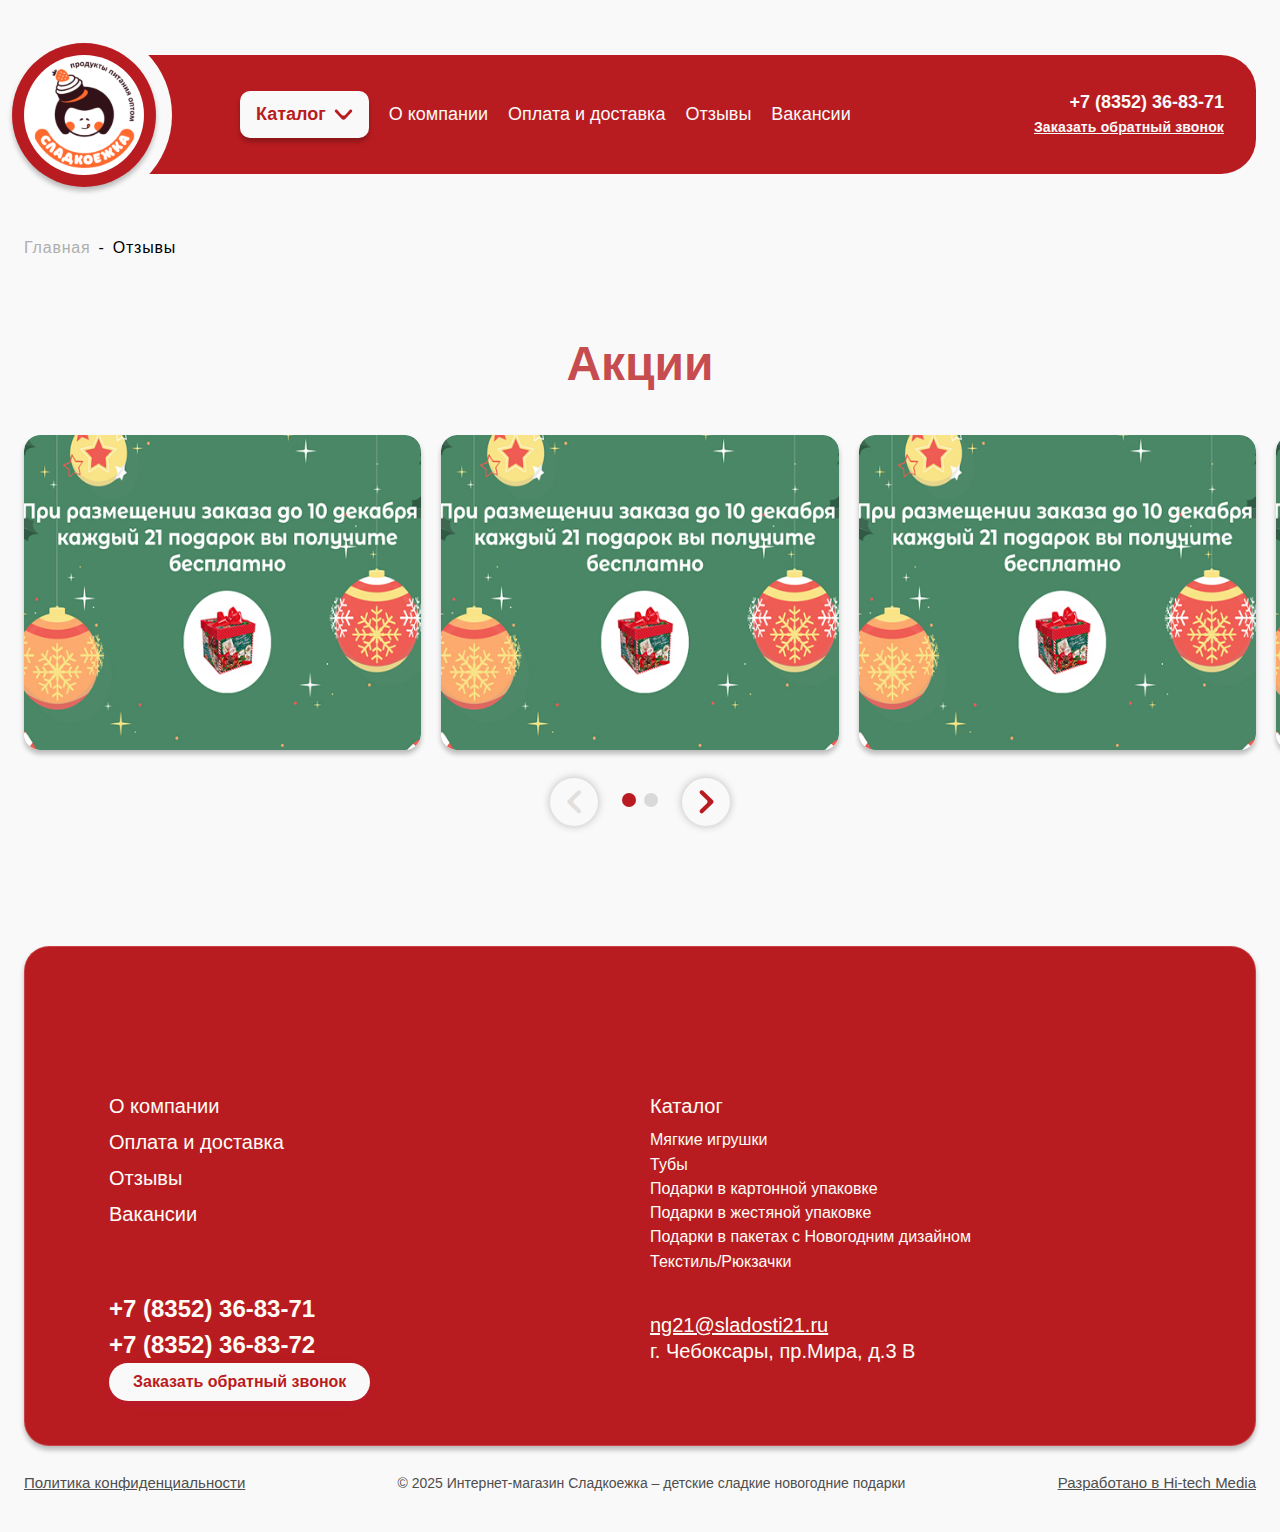
<file: pages/promo.html>
<!DOCTYPE html>
<html lang="ru">
<head>
    <meta charset="UTF-8">
    <meta name="viewport" content="width=device-width, initial-scale=1.0">
    <title>Акции</title>
    <link rel="stylesheet" href="../assets/libs/swiper-bundle.min.css">
    <link rel="stylesheet" href="../css/main.css">
</head>
<body>
    <header class="header header--secondary">
        <div class="container">
            <div class="header__wrapper">
                <a href="/" class="header__logo">
                    <div class="header__logo-wrapper">
                        <img src="/assets/img/icons/logo.svg" alt="logo">
                    </div>
                </a>
                <nav class="menu">
                    <ul class="menu-nav">
                        <li class="menu-nav__item dropdown-menu dropdown-menu--main">
                            <a href="catalog.html" class="menu-nav__link menu-nav__link--active dropdown-menu__toggle">
                                каталог
                                <svg width="19" height="11" class="dropdown-menu__toggle-icon" viewBox="0 0 19 11" fill="none" xmlns="http://www.w3.org/2000/svg">
                                    <path d="M17.5327 0.791373C16.9366 0.409903 16.1522 0.514915 15.6776 1.03973L11.4667 5.69522C10.4139 6.85918 8.58611 6.85918 7.53331 5.69522L3.32245 1.03973C2.84776 0.514915 2.06335 0.409903 1.46733 0.791373C0.704329 1.27972 0.571764 2.34073 1.19116 3.0018L7.56488 9.80427C8.61264 10.9225 10.3874 10.9225 11.4351 9.80427L17.8088 3.0018C18.4282 2.34073 18.2957 1.27972 17.5327 0.791373Z" fill="#B91C20" />
                                </svg>
                            </a>
                            <!-- <div class="dropdown-menu__container">
                                <div class="catalog-menu">
                                    <div class="catalog-menu__wrapper">
                                        <div class="catalog-menu__side">
                                            <ul class="catalog-menu-section">
                                                <li class="catalog-menu-section__item">
                                                    <a href="" class="catalog-menu-section__head">
                                                        <span class="catalog-menu-section__head-name">Печи и камины</span>
                                                        <svg width="11" height="14" class="catalog-menu-section__head-arrow" viewBox="0 0 11 14" fill="none" xmlns="http://www.w3.org/2000/svg">
                                                            <path d="M10.8145 7L2.06095 -2.38418e-07L0 1.64576L6.6999 7L0 12.3531L2.05949 14L10.8145 7Z" />
                                                        </svg>
                                                    </a>
                                                    <div class="catalog-menu__subsection">
                                                        <div class="catalog-menu__subsection-wrapper">
                                                            <p class="catalog-menu__subsection-title">Распределительное оборудование</p>
                                                            <div class="catalog-menu__subsection-list">
                                                                <ul class="catalog-menu-subsection">
                                                                    <li class="catalog-menu-subsection__item">
                                                                        <a href="" class="catalog-menu-subsection__link">
                                                                            <img src="./assets/img/other/section-icon.png" class="catalog-menu-subsection__link-icon" alt="">
                                                                            <div class="catalog-menu-subsection__link-content">
                                                                                <span class="catalog-menu-subsection__link-name">Печи и камины</span>
                                                                                <span class="catalog-menu-subsection__link-count">(16 шт)</span>
                                                                            </div>
                                                                        </a>
                                                                    </li>
                                                                </ul>
                                                            </div>
                                                        </div>
                                                    </div>
                                                </li>
                                                <li class="catalog-menu-section__item">
                                                    <a href="" class="catalog-menu-section__head">
                                                        <span class="catalog-menu-section__head-name">Дымоходы и вентиляция</span>
                                                        <svg width="11" height="14" class="catalog-menu-section__head-arrow" viewBox="0 0 11 14" fill="none" xmlns="http://www.w3.org/2000/svg">
                                                            <path d="M10.8145 7L2.06095 -2.38418e-07L0 1.64576L6.6999 7L0 12.3531L2.05949 14L10.8145 7Z" />
                                                        </svg>
                                                    </a>
                                                    <div class="catalog-menu__subsection">
                                                        <div class="catalog-menu__subsection-wrapper">
                                                            <p class="catalog-menu__subsection-title">Шкафы управления и автоматизации</p>
                                                            <div class="catalog-menu__subsection-list">
                                                                <ul class="catalog-menu-subsection">
                                                                    <li class="catalog-menu-subsection__item">
                                                                        <a href="" class="catalog-menu-subsection__link">Щ070</a>
                                                                    </li>
                                                                </ul>
                                                            </div>
                                                        </div>
                                                    </div>
                                                </li>
                                                <li class="catalog-menu-section__item">
                                                    <a href="" class="catalog-menu-section__head">
                                                        <span class="catalog-menu-section__head-name">Крепёж и аксессуары</span>
                                                        <svg width="11" height="14" class="catalog-menu-section__head-arrow" viewBox="0 0 11 14" fill="none" xmlns="http://www.w3.org/2000/svg">
                                                            <path d="M10.8145 7L2.06095 -2.38418e-07L0 1.64576L6.6999 7L0 12.3531L2.05949 14L10.8145 7Z" />
                                                        </svg>
                                                    </a>
                                                    <div class="catalog-menu__subsection">
                                                        <div class="catalog-menu__subsection-wrapper">
                                                            <p class="catalog-menu__subsection-title">Системы оперативного тока</p>
                                                            <div class="catalog-menu__subsection-list">
                                                                <ul class="catalog-menu-subsection">
                                                                    <li class="catalog-menu-subsection__item">
                                                                        <a href="" class="catalog-menu-subsection__link">Щ070</a>
                                                                    </li>
                                                                </ul>
                                                            </div>
                                                        </div>
                                                    </div>
                                                </li>
                                                <li class="catalog-menu-section__item">
                                                    <a href="" class="catalog-menu-section__head">
                                                        <span class="catalog-menu-section__head-name">Банные товары</span>
                                                        <svg width="11" height="14" class="catalog-menu-section__head-arrow" viewBox="0 0 11 14" fill="none" xmlns="http://www.w3.org/2000/svg">
                                                            <path d="M10.8145 7L2.06095 -2.38418e-07L0 1.64576L6.6999 7L0 12.3531L2.05949 14L10.8145 7Z" />
                                                        </svg>
                                                    </a>
                                                </li>
                                            </ul>
                                        </div>
                                    </div>
                                </div>
                            </div> -->
                        </li>
                        <li class="menu-nav__item">
                            <a href="company.html" class="menu-nav__link">О компании</a>
                        </li>
                        <li class="menu-nav__item">
                            <a href="payment.html" class="menu-nav__link">Оплата и доставка</a>
                        </li>
                        <li class="menu-nav__item">
                            <a href="reviews.html" class="menu-nav__link">Отзывы</a>
                        </li>
                        <li class="menu-nav__item">
                            <a href="vacancies.html" class="menu-nav__link">Вакансии</a>
                        </li>
                    </ul>
                </nav>
                <div class="header__right">
                    <div class="header__contacts">
                        <a href="tel:" class="header__contacts-phone">+7 (8352) 36-83-71</a>
                        <button class="header__contacts-callback">Заказать обратный звонок</button>
                    </div>
                </div>
                <button class="btn-menu">
                    <span></span>
                    <span></span>
                    <span></span>
                </button>
            </div>
        </div>
    </header>

    <main>
        <!-- Хлебные крошки -->
        <section class="section section--breadcrumb">
            <div class="container">
                <ul class="breadcrumb">
                    <li class="breadcrumb__item">
                        <a href="../index.html" class="breadcrumb__item-link">Главная</a>
                    </li>
                    <li class="breadcrumb__item">
                        <span class="breadcrumb__item-link breadcrumb__item-link--active">Отзывы</span>
                    </li>
                </ul>
            </div>
        </section>

        <!-- Акции -->
        <section class="section">
            <div class="container">
                <h2>Акции</h2>
                <div class="container__inner">
                    <div class="promo">
                        <div class="promo__swiper">
                            <div class="swiper swiper-promo">
                                <div class="swiper-wrapper">
                                    <div class="swiper-slide swiper-promo__item">
                                        <div class="promo__item">
                                            <img src="/assets/img/other/promo-1.png" alt="">
                                        </div>
                                    </div>
                                    <div class="swiper-slide swiper-promo__item">
                                        <div class="promo__item">
                                            <img src="/assets/img/other/promo-1.png" alt="">
                                        </div>
                                    </div>
                                    <div class="swiper-slide swiper-promo__item">
                                        <div class="promo__item">
                                            <img src="/assets/img/other/promo-1.png" alt="">
                                        </div>
                                    </div>
                                    <div class="swiper-slide swiper-promo__item">
                                        <div class="promo__item">
                                            <img src="/assets/img/other/promo-1.png" alt="">
                                        </div>
                                    </div>
                                </div>
                            </div>
                        </div>
                        <div class="promo__pagination">
                            <div class="swiper-pagination-template">
                                <div class="swiper-pagination-template__btn promo-btn-prev">
                                    <svg width="15" height="24" viewBox="0 0 15 24" fill="none" xmlns="http://www.w3.org/2000/svg">
                                        <path d="M13.5459 22.7219C14.3437 21.9386 14.3444 20.6533 13.5475 19.8691L6.79047 13.2205C5.99411 12.4369 5.99412 11.1529 6.79047 10.3693L13.5475 3.7207C14.3444 2.93652 14.3437 1.65128 13.5459 0.867968L13.4263 0.750522C12.6483 -0.0133076 11.4019 -0.0133082 10.6239 0.750521L0.828554 10.3678C0.0301278 11.1517 0.0301297 12.4381 0.828556 13.222L10.6239 22.8393C11.4019 23.6032 12.6483 23.6031 13.4263 22.8393L13.5459 22.7219Z" />
                                    </svg>
                                </div>
                                <div class="swiper-pagination-template__pagination promo-pagination swiper-pagination"></div>
                                <div class="swiper-pagination-template__btn promo-btn-next">
                                    <svg width="15" height="24" viewBox="0 0 15 24" fill="none" xmlns="http://www.w3.org/2000/svg">
                                        <path d="M1.20214 0.868153C0.404324 1.65146 0.403623 2.9367 1.20058 3.72088L7.95758 10.3695C8.75393 11.1531 8.75393 12.4371 7.95758 13.2207L1.20058 19.8693C0.403623 20.6535 0.404324 21.9387 1.20214 22.7221L1.32176 22.8395C2.09974 23.6033 3.34615 23.6033 4.12412 22.8395L13.9195 13.2222C14.7179 12.4383 14.7179 11.1519 13.9195 10.368L4.12412 0.750704C3.34615 -0.0131245 2.09974 -0.0131226 1.32176 0.750706L1.20214 0.868153Z" />
                                    </svg>
                                </div>
                            </div>
                        </div>
                    </div>
                </div>
            </div>
        </section>
    </main>

    <footer class="footer">
        <div class="container">
            <div class="footer__wrapper">
                <div class="footer__top">
                    <div class="footer__left">
                        <div class="footer__left-inner">
                            <a href="/" class="footer__logo">
                                <div class="footer__logo-wrapper">
                                    <img src="/assets/img/icons/logo.svg" alt="logo">
                                </div>
                            </a>
                            <div class="footer__social">
                                <ul class="social-list">
                                    <li class="social-list__item">
                                        <a href="" class="social-list__link">
                                            <svg width="51" height="51" viewBox="0 0 51 51" fill="none" xmlns="http://www.w3.org/2000/svg">
                                                <foreignObject x="-10.8448" y="-14.8448" width="72.671" height="72.671">
                                                  <div xmlns="http://www.w3.org/1999/xhtml" style="backdrop-filter:blur(7.42px);clip-path:url(#bgblur_0_48_3872_clip_path);height:100%;width:100%"></div>
                                                </foreignObject>
                                                <g filter="url(#filter0_d_48_3872)" data-figma-bg-blur-radius="14.8448">
                                                  <path d="M25.4907 0C37.3601 0 46.9814 9.62139 46.9814 21.4907C46.9814 33.36 37.3601 42.9814 25.4907 42.9814C21.6929 42.9875 17.9618 41.9825 14.6809 40.0694L4.00863 42.9814L6.91417 32.3048C4.99955 29.0229 3.99369 25.2903 4.00003 21.4907C4.00003 9.62139 13.6214 0 25.4907 0ZM18.1667 11.3901L17.7369 11.4073C17.4586 11.4242 17.1867 11.4973 16.9374 11.6222C16.7043 11.7542 16.4915 11.9192 16.3056 12.1122C16.0477 12.355 15.9016 12.5656 15.7447 12.7698C14.9498 13.8033 14.5218 15.0721 14.5283 16.3759C14.5326 17.429 14.8077 18.4541 15.2375 19.4126C16.1165 21.351 17.5628 23.4034 19.4712 25.3053C19.9311 25.7631 20.3824 26.223 20.8681 26.6506C23.2393 28.7384 26.0651 30.244 29.1205 31.0476L30.3412 31.2346C30.7388 31.2561 31.1363 31.226 31.5361 31.2067C32.162 31.1743 32.7731 31.0049 33.3263 30.7102C33.6077 30.5653 33.8823 30.4075 34.1493 30.2374C34.1493 30.2374 34.2418 30.1772 34.418 30.044C34.7081 29.8291 34.8865 29.6765 35.1272 29.4251C35.3055 29.2403 35.4603 29.0232 35.5785 28.7761C35.7461 28.4258 35.9137 27.7574 35.9825 27.2008C36.0341 26.7753 36.019 26.5432 36.0126 26.3992C36.004 26.1692 35.8127 25.9307 35.6043 25.8297L34.3535 25.2688C34.3535 25.2688 32.4838 24.4543 31.3405 23.9342C31.2209 23.882 31.0927 23.8521 30.9623 23.8461C30.8152 23.831 30.6667 23.8475 30.5265 23.8946C30.3864 23.9417 30.258 24.0182 30.1499 24.119C30.1392 24.1147 29.9952 24.2372 28.4414 26.1198C28.3522 26.2396 28.2294 26.3302 28.0885 26.38C27.9477 26.4297 27.7952 26.4364 27.6506 26.3992C27.5106 26.3616 27.3734 26.3142 27.2401 26.2573C26.9736 26.1456 26.8812 26.1026 26.6985 26.0252C25.4651 25.487 24.3231 24.7598 23.3137 23.8697C23.0429 23.6333 22.7915 23.3754 22.5336 23.1262C21.6881 22.3164 20.9513 21.4005 20.3416 20.4011L20.2148 20.197C20.1237 20.0598 20.0501 19.9118 19.9956 19.7564C19.9139 19.4405 20.1267 19.1869 20.1267 19.1869C20.1267 19.1869 20.6489 18.6152 20.8917 18.3058C21.1281 18.0049 21.328 17.7126 21.4569 17.5042C21.7105 17.0959 21.79 16.6768 21.6568 16.3523C21.0551 14.8823 20.4318 13.4188 19.7914 11.966C19.6646 11.6781 19.2885 11.4717 18.9468 11.4309C18.8308 11.418 18.7147 11.4051 18.5987 11.3965C18.3101 11.3822 18.0209 11.3851 17.7326 11.4051L18.1667 11.3901Z" fill="url(#paint0_linear_48_3872)" />
                                                  <path d="M25.4912 0.639648C37.0068 0.639904 46.3415 9.97468 46.3418 21.4902C46.3418 33.006 37.0069 42.3415 25.4912 42.3418H25.4893C21.8051 42.3477 18.1856 41.3723 15.0029 39.5166L14.7715 39.3818L14.5127 39.4521L4.91895 42.0693L7.53125 32.4727L7.60156 32.2139L7.4668 31.9824C5.60952 28.7988 4.63357 25.1779 4.63965 21.4922V21.4902C4.6399 9.97452 13.9754 0.639648 25.4912 0.639648ZM18.6309 10.7578C18.317 10.7422 18.002 10.7448 17.6885 10.7666V10.7695C17.3273 10.7928 16.974 10.8877 16.6504 11.0498L16.6367 11.0576L16.6221 11.0654C16.3353 11.2278 16.0734 11.4307 15.8447 11.668C15.7028 11.8037 15.5878 11.9335 15.4912 12.0518L15.2373 12.3799C14.4109 13.4544 13.942 14.7583 13.8926 16.1084L13.8887 16.3789C13.8935 17.5416 14.1964 18.6559 14.6533 19.6748L14.6543 19.6768C15.5128 21.5702 16.8806 23.5473 18.6582 25.3916L19.0195 25.7588C19.3584 26.0961 19.7074 26.4492 20.0732 26.792L20.4453 27.1309C22.8913 29.2844 25.8063 30.837 28.958 31.666L28.9902 31.6748L29.0234 31.6797L30.2441 31.8672L30.2754 31.8721L30.3066 31.873C30.7467 31.8968 31.1922 31.8639 31.5674 31.8457H31.5693C32.2887 31.8085 32.9912 31.614 33.627 31.2754L33.626 31.2744C33.9222 31.1215 34.212 30.9564 34.4932 30.7773L34.498 30.7734H34.499L34.5 30.7725L34.502 30.7715L34.5254 30.7559C34.5399 30.7461 34.5595 30.7317 34.585 30.7139C34.6353 30.6785 34.7073 30.6277 34.7988 30.5586C35.1132 30.3258 35.3202 30.1488 35.5898 29.8672L35.5889 29.8662C35.8117 29.6348 36.0056 29.3626 36.1543 29.0518L36.1553 29.0527C36.3644 28.6157 36.5441 27.8711 36.6172 27.2793L36.6182 27.2773C36.6754 26.8045 36.6585 26.5321 36.6514 26.375H36.6523C36.6419 26.097 36.5261 25.858 36.3975 25.6846C36.2671 25.5089 36.0886 25.3536 35.8828 25.2539L35.875 25.25L35.8662 25.2461L34.6152 24.6846L34.6094 24.6826V24.6816H34.6074C34.6065 24.6813 34.6051 24.6804 34.6035 24.6797C34.6 24.6781 34.5947 24.6758 34.5879 24.6729C34.5741 24.6668 34.5537 24.658 34.5273 24.6465C34.4741 24.6233 34.3962 24.589 34.2998 24.5469C34.107 24.4625 33.8377 24.345 33.5332 24.2109L31.6055 23.3516L31.5967 23.3477L31.4502 23.292C31.3132 23.2466 31.1707 23.2196 31.0264 23.21H31.0273C31.0244 23.2097 31.0215 23.2093 31.0186 23.209C31.0098 23.2084 31.001 23.2074 30.9922 23.207L30.9912 23.208C30.7654 23.1898 30.5383 23.2159 30.3232 23.2881C30.115 23.358 29.9233 23.4694 29.7578 23.6133C29.7455 23.6225 29.7352 23.6291 29.7295 23.6338C29.6945 23.6628 29.6624 23.6944 29.6387 23.7188C29.5866 23.7722 29.5098 23.8568 29.3926 23.9912C29.155 24.2635 28.7259 24.7706 27.9482 25.7129L27.9375 25.7246L27.9277 25.7383C27.9144 25.7559 27.8958 25.769 27.875 25.7764C27.8541 25.7837 27.8311 25.7848 27.8096 25.7793C27.7011 25.7499 27.5946 25.7131 27.4912 25.6689L27.4873 25.667C27.2077 25.5497 27.1635 25.5276 26.9531 25.4385H26.9541C25.7818 24.9269 24.6967 24.2355 23.7373 23.3896L23.7344 23.3877C23.4799 23.1655 23.2546 22.9329 22.9785 22.666L22.9766 22.6641L22.6787 22.3701C21.9968 21.6733 21.396 20.9004 20.8877 20.0674L20.8848 20.0635L20.7588 19.8594L20.7529 19.8516L20.748 19.8428L20.6641 19.6982C20.6478 19.6656 20.6346 19.6316 20.6211 19.5977C20.6229 19.5935 20.6253 19.59 20.627 19.5869C20.6418 19.5706 20.6622 19.5485 20.6865 19.5215C20.7402 19.462 20.8154 19.3798 20.8975 19.2871C21.0582 19.1058 21.26 18.8716 21.3945 18.7002C21.6452 18.3812 21.8584 18.0697 22 17.8408L22.001 17.8418C22.2922 17.3727 22.4674 16.7786 22.2891 16.2207L22.249 16.1094C21.796 15.0027 21.3308 13.9 20.8555 12.8027L20.377 11.708C20.2446 11.4076 20.0071 11.1952 19.7822 11.0586C19.5526 10.9191 19.2853 10.8273 19.0225 10.7959L19.0176 10.7949L18.6455 10.7588L18.6377 10.7578H18.6309Z" stroke="#FFFCF7" stroke-opacity="0.28" stroke-width="1.27972" />
                                                </g>
                                                <defs>
                                                  <filter id="filter0_d_48_3872" x="-10.8448" y="-14.8448" width="72.671" height="72.671" filterUnits="userSpaceOnUse" color-interpolation-filters="sRGB">
                                                    <feFlood flood-opacity="0" result="BackgroundImageFix" />
                                                    <feColorMatrix in="SourceAlpha" type="matrix" values="0 0 0 0 0 0 0 0 0 0 0 0 0 0 0 0 0 0 127 0" result="hardAlpha" />
                                                    <feOffset dy="4" />
                                                    <feGaussianBlur stdDeviation="2" />
                                                    <feComposite in2="hardAlpha" operator="out" />
                                                    <feColorMatrix type="matrix" values="0 0 0 0 0 0 0 0 0 0 0 0 0 0 0 0 0 0 0.15 0" />
                                                    <feBlend mode="normal" in2="BackgroundImageFix" result="effect1_dropShadow_48_3872" />
                                                    <feBlend mode="normal" in="SourceGraphic" in2="effect1_dropShadow_48_3872" result="shape" />
                                                  </filter>
                                                  <clipPath id="bgblur_0_48_3872_clip_path" transform="translate(10.8448 14.8448)">
                                                    <path d="M25.4907 0C37.3601 0 46.9814 9.62139 46.9814 21.4907C46.9814 33.36 37.3601 42.9814 25.4907 42.9814C21.6929 42.9875 17.9618 41.9825 14.6809 40.0694L4.00863 42.9814L6.91417 32.3048C4.99955 29.0229 3.99369 25.2903 4.00003 21.4907C4.00003 9.62139 13.6214 0 25.4907 0ZM18.1667 11.3901L17.7369 11.4073C17.4586 11.4242 17.1867 11.4973 16.9374 11.6222C16.7043 11.7542 16.4915 11.9192 16.3056 12.1122C16.0477 12.355 15.9016 12.5656 15.7447 12.7698C14.9498 13.8033 14.5218 15.0721 14.5283 16.3759C14.5326 17.429 14.8077 18.4541 15.2375 19.4126C16.1165 21.351 17.5628 23.4034 19.4712 25.3053C19.9311 25.7631 20.3824 26.223 20.8681 26.6506C23.2393 28.7384 26.0651 30.244 29.1205 31.0476L30.3412 31.2346C30.7388 31.2561 31.1363 31.226 31.5361 31.2067C32.162 31.1743 32.7731 31.0049 33.3263 30.7102C33.6077 30.5653 33.8823 30.4075 34.1493 30.2374C34.1493 30.2374 34.2418 30.1772 34.418 30.044C34.7081 29.8291 34.8865 29.6765 35.1272 29.4251C35.3055 29.2403 35.4603 29.0232 35.5785 28.7761C35.7461 28.4258 35.9137 27.7574 35.9825 27.2008C36.0341 26.7753 36.019 26.5432 36.0126 26.3992C36.004 26.1692 35.8127 25.9307 35.6043 25.8297L34.3535 25.2688C34.3535 25.2688 32.4838 24.4543 31.3405 23.9342C31.2209 23.882 31.0927 23.8521 30.9623 23.8461C30.8152 23.831 30.6667 23.8475 30.5265 23.8946C30.3864 23.9417 30.258 24.0182 30.1499 24.119C30.1392 24.1147 29.9952 24.2372 28.4414 26.1198C28.3522 26.2396 28.2294 26.3302 28.0885 26.38C27.9477 26.4297 27.7952 26.4364 27.6506 26.3992C27.5106 26.3616 27.3734 26.3142 27.2401 26.2573C26.9736 26.1456 26.8812 26.1026 26.6985 26.0252C25.4651 25.487 24.3231 24.7598 23.3137 23.8697C23.0429 23.6333 22.7915 23.3754 22.5336 23.1262C21.6881 22.3164 20.9513 21.4005 20.3416 20.4011L20.2148 20.197C20.1237 20.0598 20.0501 19.9118 19.9956 19.7564C19.9139 19.4405 20.1267 19.1869 20.1267 19.1869C20.1267 19.1869 20.6489 18.6152 20.8917 18.3058C21.1281 18.0049 21.328 17.7126 21.4569 17.5042C21.7105 17.0959 21.79 16.6768 21.6568 16.3523C21.0551 14.8823 20.4318 13.4188 19.7914 11.966C19.6646 11.6781 19.2885 11.4717 18.9468 11.4309C18.8308 11.418 18.7147 11.4051 18.5987 11.3965C18.3101 11.3822 18.0209 11.3851 17.7326 11.4051L18.1667 11.3901Z" />
                                                  </clipPath>
                                                  <linearGradient id="paint0_linear_48_3872" x1="37.5" y1="-3.7656e-07" x2="25.4907" y2="42.9814" gradientUnits="userSpaceOnUse">
                                                    <stop stop-color="#6BF86B" />
                                                    <stop offset="1" stop-color="#45CC55" />
                                                  </linearGradient>
                                                </defs>
                                            </svg>
                                        </a>
                                    </li>
                                    <li class="social-list__item">
                                        <a href="" class="social-list__link">
                                            <svg width="55" height="47" viewBox="0 0 55 47" fill="none" xmlns="http://www.w3.org/2000/svg">
                                                <foreignObject x="-9.86334" y="-14.3091" width="74.9376" height="67.2487">
                                                  <div xmlns="http://www.w3.org/1999/xhtml" style="backdrop-filter:blur(7.42px);clip-path:url(#bgblur_0_48_3873_clip_path);height:100%;width:100%"></div>
                                                </foreignObject>
                                                <g filter="url(#filter0_d_48_3873)" data-figma-bg-blur-radius="14.8448">
                                                  <path d="M50.2174 3.75119C49.591 10.3493 46.8766 26.3853 45.4985 33.7769C44.9139 36.9089 43.7446 37.9529 42.6588 38.0782C40.2367 38.287 38.3993 36.4913 36.0607 34.9462C32.3858 32.5241 30.2978 31.0207 26.7481 28.6821C22.6139 25.9677 25.2865 24.4643 27.6669 22.0422C28.2933 21.4158 38.9839 11.6857 39.1927 10.8087C39.2217 10.6759 39.2179 10.538 39.1815 10.407C39.1451 10.276 39.0773 10.1558 38.9839 10.057C38.7333 9.8482 38.3993 9.93172 38.1069 9.97348C37.7311 10.057 31.8847 13.9407 20.4841 21.6246C18.8137 22.7521 17.3103 23.3368 15.974 23.295C14.4706 23.2533 11.6309 22.4598 9.50111 21.7499C6.8702 20.9147 4.82395 20.4553 4.99099 18.9937C5.07451 18.242 6.11852 17.4903 8.08126 16.6969C20.2753 11.3933 28.3768 7.88547 32.4275 6.21505C44.0369 1.37085 46.4173 0.535645 48.0042 0.535645C48.3382 0.535645 49.1317 0.619163 49.6328 1.03677C50.0504 1.37085 50.1757 1.83022 50.2174 2.1643C50.1757 2.41486 50.2592 3.16655 50.2174 3.75119Z" fill="#1C92B9" />
                                                  <path d="M48.0039 1.17529C48.1272 1.17529 48.3582 1.19182 48.6055 1.25146C48.858 1.31242 49.0766 1.40635 49.2227 1.52783V1.52881L49.2334 1.53662C49.4478 1.70826 49.5358 1.9491 49.5732 2.19092C49.567 2.27879 49.5646 2.36781 49.5654 2.44287C49.5668 2.56748 49.5731 2.71325 49.5781 2.85498C49.5885 3.14651 49.5968 3.44129 49.5801 3.69092C48.9567 10.2567 46.2477 26.2658 44.8691 33.6597C44.3001 36.7076 43.2386 37.362 42.5938 37.4409C41.572 37.5263 40.6458 37.1986 39.6514 36.6177C39.1505 36.3251 38.6451 35.9767 38.1074 35.5952C37.5762 35.2183 37.0093 34.8065 36.4131 34.4126V34.4116L35.1064 33.5454C33.8622 32.7149 32.7865 31.9825 31.7178 31.2544C30.2929 30.2836 28.8798 29.3202 27.1006 28.1479L27.0996 28.147L26.7471 27.9067C25.9785 27.3599 25.5713 26.9087 25.3799 26.5435C25.1856 26.1726 25.1959 25.8599 25.3496 25.5112C25.5229 25.1184 25.8767 24.6886 26.3916 24.1704C26.6439 23.9166 26.9195 23.6561 27.2148 23.3755C27.5063 23.0986 27.8144 22.8046 28.1191 22.4946C28.4252 22.1886 31.2269 19.6256 34.0254 16.9849C35.415 15.6736 36.7962 14.3499 37.8447 13.2974C38.3681 12.772 38.8154 12.3081 39.1406 11.9438C39.3025 11.7626 39.4414 11.5968 39.5469 11.4565C39.5993 11.3867 39.6502 11.3152 39.6924 11.2446C39.7282 11.1847 39.7859 11.0807 39.8154 10.9565L39.8174 10.9448C39.8685 10.7103 39.8621 10.4671 39.7979 10.2358C39.7336 10.0045 39.614 9.79221 39.4492 9.61768L39.4229 9.59033L39.3936 9.56592L39.2871 9.48682C39.0368 9.32101 38.7717 9.28179 38.5615 9.28174C38.3498 9.28174 38.1127 9.32659 38.0166 9.34033L37.9922 9.34326L37.9678 9.34912C37.846 9.37627 37.7246 9.44052 37.6738 9.46729C37.594 9.50938 37.4956 9.56548 37.3828 9.63232C37.1559 9.76675 36.8453 9.95947 36.4541 10.2085C35.67 10.7076 34.5437 11.4441 33.0762 12.4155C31.6082 13.3872 29.7956 14.5961 27.6377 16.0425L20.126 21.0942C18.6042 22.1214 17.3071 22.626 16.2109 22.6558H15.9922C15.3151 22.637 14.2862 22.4437 13.1279 22.1528C11.9832 21.8654 10.7566 21.4942 9.70312 21.1431L9.69434 21.1401L7.8623 20.564C7.32386 20.3878 6.85997 20.2188 6.47852 20.0317C6.10503 19.8485 5.8791 19.679 5.75488 19.5239C5.64954 19.3923 5.60498 19.2582 5.62695 19.0659V19.064C5.63886 18.9586 5.73959 18.723 6.21094 18.3755C6.6647 18.0409 7.35998 17.6791 8.32129 17.2905L8.3291 17.2866L8.33691 17.2837C20.5336 11.979 28.6283 8.47361 32.6719 6.80615L32.6738 6.80518C38.4811 4.38201 41.9645 2.96891 44.1924 2.16064C46.4312 1.34843 47.3316 1.17533 48.0039 1.17529Z" stroke="#FFFCF7" stroke-opacity="0.28" stroke-width="1.27972" />
                                                </g>
                                                <defs>
                                                  <filter id="filter0_d_48_3873" x="-9.86334" y="-14.3091" width="74.9376" height="67.2487" filterUnits="userSpaceOnUse" color-interpolation-filters="sRGB">
                                                    <feFlood flood-opacity="0" result="BackgroundImageFix" />
                                                    <feColorMatrix in="SourceAlpha" type="matrix" values="0 0 0 0 0 0 0 0 0 0 0 0 0 0 0 0 0 0 127 0" result="hardAlpha" />
                                                    <feOffset dy="4" />
                                                    <feGaussianBlur stdDeviation="2" />
                                                    <feComposite in2="hardAlpha" operator="out" />
                                                    <feColorMatrix type="matrix" values="0 0 0 0 0 0 0 0 0 0 0 0 0 0 0 0 0 0 0.12 0" />
                                                    <feBlend mode="normal" in2="BackgroundImageFix" result="effect1_dropShadow_48_3873" />
                                                    <feBlend mode="normal" in="SourceGraphic" in2="effect1_dropShadow_48_3873" result="shape" />
                                                  </filter>
                                                  <clipPath id="bgblur_0_48_3873_clip_path" transform="translate(9.86334 14.3091)">
                                                    <path d="M50.2174 3.75119C49.591 10.3493 46.8766 26.3853 45.4985 33.7769C44.9139 36.9089 43.7446 37.9529 42.6588 38.0782C40.2367 38.287 38.3993 36.4913 36.0607 34.9462C32.3858 32.5241 30.2978 31.0207 26.7481 28.6821C22.6139 25.9677 25.2865 24.4643 27.6669 22.0422C28.2933 21.4158 38.9839 11.6857 39.1927 10.8087C39.2217 10.6759 39.2179 10.538 39.1815 10.407C39.1451 10.276 39.0773 10.1558 38.9839 10.057C38.7333 9.8482 38.3993 9.93172 38.1069 9.97348C37.7311 10.057 31.8847 13.9407 20.4841 21.6246C18.8137 22.7521 17.3103 23.3368 15.974 23.295C14.4706 23.2533 11.6309 22.4598 9.50111 21.7499C6.8702 20.9147 4.82395 20.4553 4.99099 18.9937C5.07451 18.242 6.11852 17.4903 8.08126 16.6969C20.2753 11.3933 28.3768 7.88547 32.4275 6.21505C44.0369 1.37085 46.4173 0.535645 48.0042 0.535645C48.3382 0.535645 49.1317 0.619163 49.6328 1.03677C50.0504 1.37085 50.1757 1.83022 50.2174 2.1643C50.1757 2.41486 50.2592 3.16655 50.2174 3.75119Z" />
                                                  </clipPath>
                                                </defs>
                                            </svg>
                                        </a>
                                    </li>
                                </ul>
                            </div>
                        </div>
                    </div>
                    <div class="footer__right">
                        <div class="footer__right-wrapper">
                            <div class="footer__right-col">
                                <ul class="footer__right-menu">
                                    <li class="footer__right-menu-item">
                                        <a href="company.html" class="footer__right-menu-link">О компании</a>
                                    </li>
                                    <li class="footer__right-menu-item">
                                        <a href="payment.html" class="footer__right-menu-link">Оплата и доставка</a>
                                    </li>
                                    <li class="footer__right-menu-item">
                                        <a href="reviews.html" class="footer__right-menu-link">Отзывы</a>
                                    </li>
                                    <li class="footer__right-menu-item">
                                        <a href="vacancies.html" class="footer__right-menu-link">Вакансии</a>
                                    </li>
                                </ul>
                            </div>
                            <div class="footer__right-col">
                                <a href="catalog.html" class="footer__right-title">Каталог</a>
                                <ul class="footer__right-list">
                                    <li class="footer__right-item">
                                        <a href="" class="footer__right-link">Мягкие игрушки</a>
                                    </li>
                                    <li class="footer__right-item">
                                        <a href="" class="footer__right-link">Тубы</a>
                                    </li>
                                    <li class="footer__right-item">
                                        <a href="" class="footer__right-link">Подарки в картонной упаковке</a>
                                    </li>
                                    <li class="footer__right-item">
                                        <a href="" class="footer__right-link">Подарки в жестяной упаковке</a>
                                    </li>
                                    <li class="footer__right-item">
                                        <a href="" class="footer__right-link">Подарки в пакетах с Новогодним дизайном</a>
                                    </li>
                                    <li class="footer__right-item">
                                        <a href="" class="footer__right-link">Текстиль/Рюкзачки</a>
                                    </li>
                                </ul>
                            </div>
                            <div class="footer__right-col">
                                <div class="footer__right-contacts-info">
                                    <ul class="footer__right-contacts">
                                        <li class="footer__right-contacts-item">
                                            <a href="" class="footer__right-contacts-link">+7 (8352) 36-83-71</a>
                                        </li>
                                        <li class="footer__right-contacts-item">
                                            <a href="" class="footer__right-contacts-link">+7 (8352) 36-83-72</a>
                                        </li>
                                    </ul>
                                    <ul class="footer__right-contacts">
                                        <li class="footer__right-contacts-item">
                                            <a href="mailto:ng21@sladosti21.ru" class="footer__right-contacts-link footer__right-contacts-link--mail">ng21@sladosti21.ru</a>
                                        </li>
                                        <li class="footer__right-contacts-item">
                                            <span class="footer__right-contacts-text">г. Чебоксары, пр.Мира, д.3 В</span>
                                        </li>
                                    </ul>
                                </div>
                                <button class="btn footer__callback">Заказать обратный звонок</button>
                            </div>
                        </div>
                    </div>
                </div>
                <div class="footer__bottom">
                    <ul class="footer__bottom-list">
                        <li class="footer__bottom-item">
                            <a href="" class="footer__bottom-link">
                                <span>Политика конфиденциальности</span>
                            </a>
                        </li>
                        <li class="footer__bottom-item">
                            <span class="footer__bottom-text">© 2025 Интернет-магазин Сладкоежка – детские сладкие новогодние подарки</span>
                        </li>
                        <li class="footer__bottom-item">
                            <a href="" class="footer__bottom-link">
                                <span>Разработано в Hi-tech Media</span>
                            </a>
                        </li>
                    </ul>
                </div>
            </div>
        </div>
    </footer>

    <script src="../assets/libs/jquery.min.js"></script>
    <script src="../assets/libs/swiper-bundle.min.js"></script>
    <script src="../assets/js/script.js"></script>
    <script src="../assets/js/swiper.js"></script>
</body>
</html>
</file>
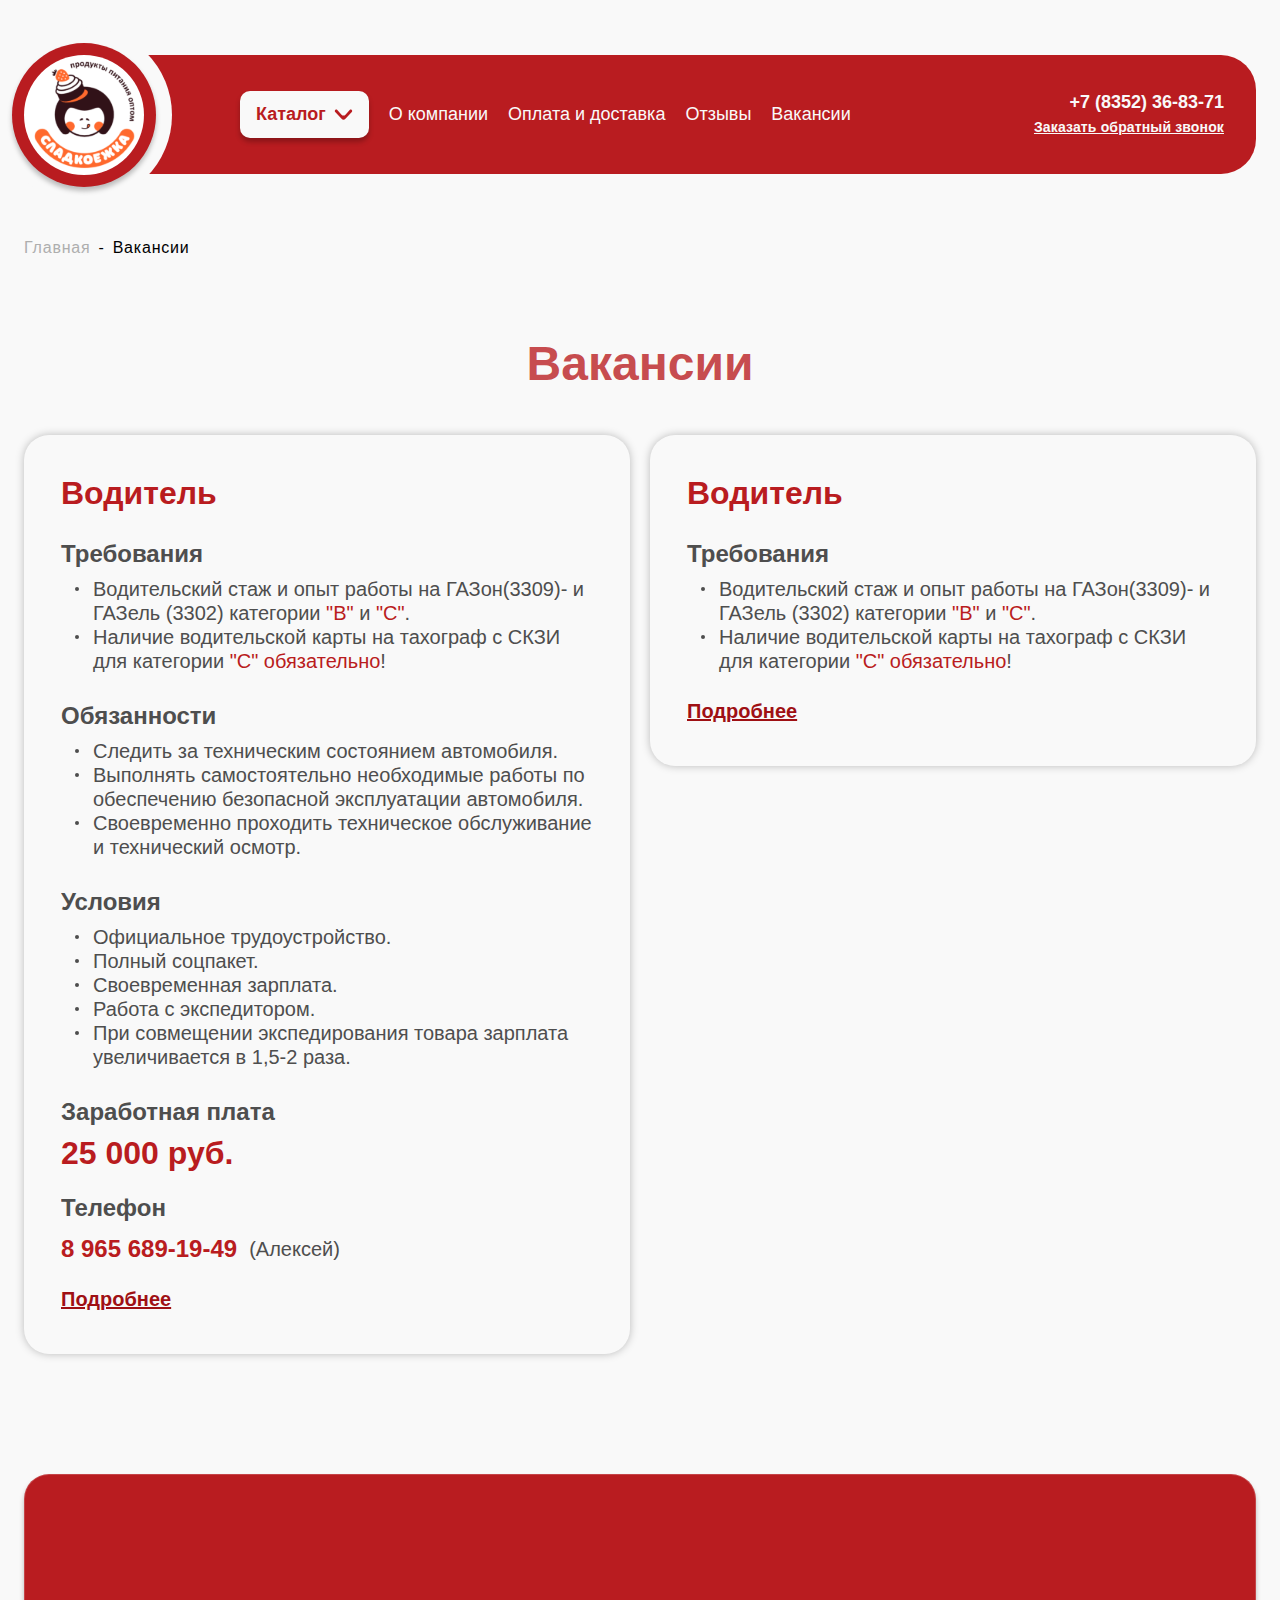
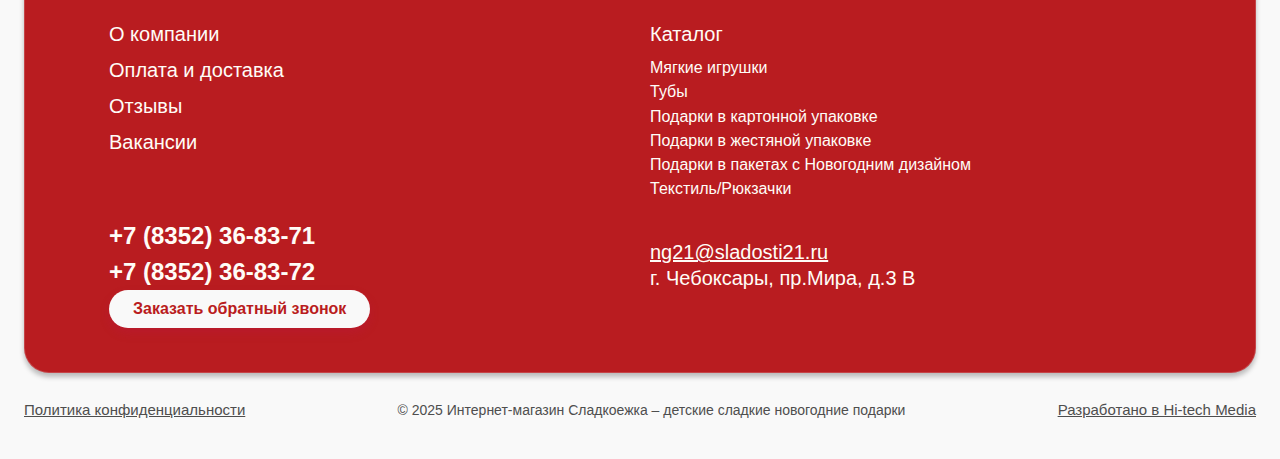
<file: pages/vacancies.html>
<!DOCTYPE html>
<html lang="ru">
<head>
    <meta charset="UTF-8">
    <meta name="viewport" content="width=device-width, initial-scale=1.0">
    <title>Вакансии</title>
    <link rel="stylesheet" href="../assets/libs/swiper-bundle.min.css">
    <link rel="stylesheet" href="../css/main.css">
</head>
<body>
    <header class="header header--secondary">
        <div class="container">
            <div class="header__wrapper">
                <a href="/" class="header__logo">
                    <div class="header__logo-wrapper">
                        <img src="/assets/img/icons/logo.svg" alt="logo">
                    </div>
                </a>
                <nav class="menu">
                    <ul class="menu-nav">
                        <li class="menu-nav__item dropdown-menu dropdown-menu--main">
                            <a href="catalog.html" class="menu-nav__link menu-nav__link--active dropdown-menu__toggle">
                                каталог
                                <svg width="19" height="11" class="dropdown-menu__toggle-icon" viewBox="0 0 19 11" fill="none" xmlns="http://www.w3.org/2000/svg">
                                    <path d="M17.5327 0.791373C16.9366 0.409903 16.1522 0.514915 15.6776 1.03973L11.4667 5.69522C10.4139 6.85918 8.58611 6.85918 7.53331 5.69522L3.32245 1.03973C2.84776 0.514915 2.06335 0.409903 1.46733 0.791373C0.704329 1.27972 0.571764 2.34073 1.19116 3.0018L7.56488 9.80427C8.61264 10.9225 10.3874 10.9225 11.4351 9.80427L17.8088 3.0018C18.4282 2.34073 18.2957 1.27972 17.5327 0.791373Z" fill="#B91C20" />
                                </svg>
                            </a>
                            <!-- <div class="dropdown-menu__container">
                                <div class="catalog-menu">
                                    <div class="catalog-menu__wrapper">
                                        <div class="catalog-menu__side">
                                            <ul class="catalog-menu-section">
                                                <li class="catalog-menu-section__item">
                                                    <a href="" class="catalog-menu-section__head">
                                                        <span class="catalog-menu-section__head-name">Печи и камины</span>
                                                        <svg width="11" height="14" class="catalog-menu-section__head-arrow" viewBox="0 0 11 14" fill="none" xmlns="http://www.w3.org/2000/svg">
                                                            <path d="M10.8145 7L2.06095 -2.38418e-07L0 1.64576L6.6999 7L0 12.3531L2.05949 14L10.8145 7Z" />
                                                        </svg>
                                                    </a>
                                                    <div class="catalog-menu__subsection">
                                                        <div class="catalog-menu__subsection-wrapper">
                                                            <p class="catalog-menu__subsection-title">Распределительное оборудование</p>
                                                            <div class="catalog-menu__subsection-list">
                                                                <ul class="catalog-menu-subsection">
                                                                    <li class="catalog-menu-subsection__item">
                                                                        <a href="" class="catalog-menu-subsection__link">
                                                                            <img src="./assets/img/other/section-icon.png" class="catalog-menu-subsection__link-icon" alt="">
                                                                            <div class="catalog-menu-subsection__link-content">
                                                                                <span class="catalog-menu-subsection__link-name">Печи и камины</span>
                                                                                <span class="catalog-menu-subsection__link-count">(16 шт)</span>
                                                                            </div>
                                                                        </a>
                                                                    </li>
                                                                </ul>
                                                            </div>
                                                        </div>
                                                    </div>
                                                </li>
                                                <li class="catalog-menu-section__item">
                                                    <a href="" class="catalog-menu-section__head">
                                                        <span class="catalog-menu-section__head-name">Дымоходы и вентиляция</span>
                                                        <svg width="11" height="14" class="catalog-menu-section__head-arrow" viewBox="0 0 11 14" fill="none" xmlns="http://www.w3.org/2000/svg">
                                                            <path d="M10.8145 7L2.06095 -2.38418e-07L0 1.64576L6.6999 7L0 12.3531L2.05949 14L10.8145 7Z" />
                                                        </svg>
                                                    </a>
                                                    <div class="catalog-menu__subsection">
                                                        <div class="catalog-menu__subsection-wrapper">
                                                            <p class="catalog-menu__subsection-title">Шкафы управления и автоматизации</p>
                                                            <div class="catalog-menu__subsection-list">
                                                                <ul class="catalog-menu-subsection">
                                                                    <li class="catalog-menu-subsection__item">
                                                                        <a href="" class="catalog-menu-subsection__link">Щ070</a>
                                                                    </li>
                                                                </ul>
                                                            </div>
                                                        </div>
                                                    </div>
                                                </li>
                                                <li class="catalog-menu-section__item">
                                                    <a href="" class="catalog-menu-section__head">
                                                        <span class="catalog-menu-section__head-name">Крепёж и аксессуары</span>
                                                        <svg width="11" height="14" class="catalog-menu-section__head-arrow" viewBox="0 0 11 14" fill="none" xmlns="http://www.w3.org/2000/svg">
                                                            <path d="M10.8145 7L2.06095 -2.38418e-07L0 1.64576L6.6999 7L0 12.3531L2.05949 14L10.8145 7Z" />
                                                        </svg>
                                                    </a>
                                                    <div class="catalog-menu__subsection">
                                                        <div class="catalog-menu__subsection-wrapper">
                                                            <p class="catalog-menu__subsection-title">Системы оперативного тока</p>
                                                            <div class="catalog-menu__subsection-list">
                                                                <ul class="catalog-menu-subsection">
                                                                    <li class="catalog-menu-subsection__item">
                                                                        <a href="" class="catalog-menu-subsection__link">Щ070</a>
                                                                    </li>
                                                                </ul>
                                                            </div>
                                                        </div>
                                                    </div>
                                                </li>
                                                <li class="catalog-menu-section__item">
                                                    <a href="" class="catalog-menu-section__head">
                                                        <span class="catalog-menu-section__head-name">Банные товары</span>
                                                        <svg width="11" height="14" class="catalog-menu-section__head-arrow" viewBox="0 0 11 14" fill="none" xmlns="http://www.w3.org/2000/svg">
                                                            <path d="M10.8145 7L2.06095 -2.38418e-07L0 1.64576L6.6999 7L0 12.3531L2.05949 14L10.8145 7Z" />
                                                        </svg>
                                                    </a>
                                                </li>
                                            </ul>
                                        </div>
                                    </div>
                                </div>
                            </div> -->
                        </li>
                        <li class="menu-nav__item">
                            <a href="company.html" class="menu-nav__link">О компании</a>
                        </li>
                        <li class="menu-nav__item">
                            <a href="payment.html" class="menu-nav__link">Оплата и доставка</a>
                        </li>
                        <li class="menu-nav__item">
                            <a href="reviews.html" class="menu-nav__link">Отзывы</a>
                        </li>
                        <li class="menu-nav__item">
                            <a href="vacancies.html" class="menu-nav__link">Вакансии</a>
                        </li>
                    </ul>
                </nav>
                <div class="header__right">
                    <div class="header__contacts">
                        <a href="tel:" class="header__contacts-phone">+7 (8352) 36-83-71</a>
                        <button class="header__contacts-callback">Заказать обратный звонок</button>
                    </div>
                </div>
                <button class="btn-menu">
                    <span></span>
                    <span></span>
                    <span></span>
                </button>
            </div>
        </div>
    </header>

    <main>
        <!-- Хлебные крошки -->
        <section class="section section--breadcrumb">
            <div class="container">
                <ul class="breadcrumb">
                    <li class="breadcrumb__item">
                        <a href="../index.html" class="breadcrumb__item-link">Главная</a>
                    </li>
                    <li class="breadcrumb__item">
                        <span class="breadcrumb__item-link breadcrumb__item-link--active">Вакансии</span>
                    </li>
                </ul>
            </div>
        </section>

        <section class="section">
            <div class="container">
                <h2>Вакансии</h2>
                <div class="container__inner">
                    <div class="vacancies">
                        <div class="vacancies__wrapper">
                            <div class="vacancies__col">
                                <div class="vacancies__item">
                                    <div class="vacancies__item-content">
                                        <div class="vacancies__item-top">
                                            <h3 class="vacancies__item-top-name">Водитель</h3>
                                            <div class="vacancies__item-info">
                                                <span class="vacancies__item-info-title">Требования</span>
                                                <ul class="vacancies__item-list">
                                                    <li class="vacancies__item-list-item">
                                                        Водительский стаж и опыт работы на ГАЗон(3309)- и ГАЗель (3302) категории <span>"В"</span> и <span>"С"</span>.
                                                    </li>
                                                    <li class="vacancies__item-list-item">
                                                        Наличие водительской карты на тахограф с СКЗИ для категории <span>"С" обязательно</span>!
                                                    </li>
                                                </ul>
                                            </div>
                                        </div>
                                        <div class="vacancies__item-body is-open">
                                            <div class="vacancies__item-body-inner">
                                                <div class="vacancies__item-info">
                                                    <span class="vacancies__item-info-title">Обязанности</span>
                                                    <ul class="vacancies__item-list">
                                                        <li class="vacancies__item-list-item">
                                                            Следить за техническим состоянием автомобиля.
                                                        </li>
                                                        <li class="vacancies__item-list-item">
                                                            Выполнять самостоятельно необходимые работы по обеспечению безопасной эксплуатации автомобиля.
                                                        </li>
                                                        <li class="vacancies__item-list-item">
                                                            Своевременно проходить техническое обслуживание и технический осмотр. 
                                                        </li>
                                                    </ul>
                                                </div>
                                                <div class="vacancies__item-info">
                                                    <span class="vacancies__item-info-title">Условия</span>
                                                    <ul class="vacancies__item-list">
                                                        <li class="vacancies__item-list-item">
                                                            Официальное трудоустройство.
                                                        </li>
                                                        <li class="vacancies__item-list-item">
                                                            Полный соцпакет.
                                                        </li>
                                                        <li class="vacancies__item-list-item">
                                                            Своевременная зарплата. 
                                                        </li>
                                                        <li class="vacancies__item-list-item">
                                                            Работа с экспедитором.
                                                        </li>
                                                        <li class="vacancies__item-list-item">
                                                            При совмещении экспедирования товара зарплата увеличивается в 1,5-2 раза. 
                                                        </li>
                                                    </ul>
                                                </div>
                                                <div class="vacancies__item-info">
                                                    <span class="vacancies__item-info-title">Заработная плата</span>
                                                    <p class="vacancies__item-info-text">25 000 руб.</p>
                                                </div>
                                                <div class="vacancies__item-info">
                                                    <span class="vacancies__item-info-title">Телефон</span>
                                                    <div class="vacancies__item-info-wrapper-phone">
                                                        <a href="tel:89656891949" class="vacancies__item-info-phone">8 965 689-19-49</a>
                                                        <span>(Алексей)</span>
                                                    </div>
                                                </div>
                                            </div>
                                        </div>
                                        <div class="vacancies__item-bottom">
                                            <button class="vacancies__item-bottom-btn">Подробнее</button>
                                        </div>
                                    </div>
                                </div>
                            </div>
                            <div class="vacancies__col">
                                <div class="vacancies__item">
                                    <div class="vacancies__item-content">
                                        <div class="vacancies__item-top">
                                            <h3 class="vacancies__item-top-name">Водитель</h3>
                                            <div class="vacancies__item-info">
                                                <span class="vacancies__item-info-title">Требования</span>
                                                <ul class="vacancies__item-list">
                                                    <li class="vacancies__item-list-item">
                                                        Водительский стаж и опыт работы на ГАЗон(3309)- и ГАЗель (3302) категории <span>"В"</span> и <span>"С"</span>.
                                                    </li>
                                                    <li class="vacancies__item-list-item">
                                                        Наличие водительской карты на тахограф с СКЗИ для категории <span>"С" обязательно</span>!
                                                    </li>
                                                </ul>
                                            </div>
                                        </div>
                                        <div class="vacancies__item-body">
                                            <div class="vacancies__item-body-inner">
                                                <div class="vacancies__item-info">
                                                    <span class="vacancies__item-info-title">Обязанности</span>
                                                    <ul class="vacancies__item-list">
                                                        <li class="vacancies__item-list-item">
                                                            Следить за техническим состоянием автомобиля.
                                                        </li>
                                                        <li class="vacancies__item-list-item">
                                                            Выполнять самостоятельно необходимые работы по обеспечению безопасной эксплуатации автомобиля.
                                                        </li>
                                                        <li class="vacancies__item-list-item">
                                                            Своевременно проходить техническое обслуживание и технический осмотр. 
                                                        </li>
                                                    </ul>
                                                </div>
                                                <div class="vacancies__item-info">
                                                    <span class="vacancies__item-info-title">Условия</span>
                                                    <ul class="vacancies__item-list">
                                                        <li class="vacancies__item-list-item">
                                                            Официальное трудоустройство.
                                                        </li>
                                                        <li class="vacancies__item-list-item">
                                                            Полный соцпакет.
                                                        </li>
                                                        <li class="vacancies__item-list-item">
                                                            Своевременная зарплата. 
                                                        </li>
                                                        <li class="vacancies__item-list-item">
                                                            Работа с экспедитором.
                                                        </li>
                                                        <li class="vacancies__item-list-item">
                                                            При совмещении экспедирования товара зарплата увеличивается в 1,5-2 раза. 
                                                        </li>
                                                    </ul>
                                                </div>
                                                <div class="vacancies__item-info">
                                                    <span class="vacancies__item-info-title">Заработная плата</span>
                                                    <p class="vacancies__item-info-text">25 000 руб.</p>
                                                </div>
                                                <div class="vacancies__item-info">
                                                    <span class="vacancies__item-info-title">Телефон</span>
                                                    <a href="tel:89656891949" class="vacancies__item-info-phone">8 965 689-19-49</a>
                                                </div>
                                            </div>
                                        </div>
                                        <div class="vacancies__item-bottom">
                                            <button class="vacancies__item-bottom-btn">Подробнее</button>
                                        </div>
                                    </div>
                                </div>
                            </div>
                        </div>
                    </div>
                </div>
            </div>
        </section>
    </main>

    <footer class="footer">
        <div class="container">
            <div class="footer__wrapper">
                <div class="footer__top">
                    <div class="footer__left">
                        <div class="footer__left-inner">
                            <a href="/" class="footer__logo">
                                <div class="footer__logo-wrapper">
                                    <img src="/assets/img/icons/logo.svg" alt="logo">
                                </div>
                            </a>
                            <div class="footer__social">
                                <ul class="social-list">
                                    <li class="social-list__item">
                                        <a href="" class="social-list__link">
                                            <svg width="51" height="51" viewBox="0 0 51 51" fill="none" xmlns="http://www.w3.org/2000/svg">
                                                <foreignObject x="-10.8448" y="-14.8448" width="72.671" height="72.671">
                                                  <div xmlns="http://www.w3.org/1999/xhtml" style="backdrop-filter:blur(7.42px);clip-path:url(#bgblur_0_48_3872_clip_path);height:100%;width:100%"></div>
                                                </foreignObject>
                                                <g filter="url(#filter0_d_48_3872)" data-figma-bg-blur-radius="14.8448">
                                                  <path d="M25.4907 0C37.3601 0 46.9814 9.62139 46.9814 21.4907C46.9814 33.36 37.3601 42.9814 25.4907 42.9814C21.6929 42.9875 17.9618 41.9825 14.6809 40.0694L4.00863 42.9814L6.91417 32.3048C4.99955 29.0229 3.99369 25.2903 4.00003 21.4907C4.00003 9.62139 13.6214 0 25.4907 0ZM18.1667 11.3901L17.7369 11.4073C17.4586 11.4242 17.1867 11.4973 16.9374 11.6222C16.7043 11.7542 16.4915 11.9192 16.3056 12.1122C16.0477 12.355 15.9016 12.5656 15.7447 12.7698C14.9498 13.8033 14.5218 15.0721 14.5283 16.3759C14.5326 17.429 14.8077 18.4541 15.2375 19.4126C16.1165 21.351 17.5628 23.4034 19.4712 25.3053C19.9311 25.7631 20.3824 26.223 20.8681 26.6506C23.2393 28.7384 26.0651 30.244 29.1205 31.0476L30.3412 31.2346C30.7388 31.2561 31.1363 31.226 31.5361 31.2067C32.162 31.1743 32.7731 31.0049 33.3263 30.7102C33.6077 30.5653 33.8823 30.4075 34.1493 30.2374C34.1493 30.2374 34.2418 30.1772 34.418 30.044C34.7081 29.8291 34.8865 29.6765 35.1272 29.4251C35.3055 29.2403 35.4603 29.0232 35.5785 28.7761C35.7461 28.4258 35.9137 27.7574 35.9825 27.2008C36.0341 26.7753 36.019 26.5432 36.0126 26.3992C36.004 26.1692 35.8127 25.9307 35.6043 25.8297L34.3535 25.2688C34.3535 25.2688 32.4838 24.4543 31.3405 23.9342C31.2209 23.882 31.0927 23.8521 30.9623 23.8461C30.8152 23.831 30.6667 23.8475 30.5265 23.8946C30.3864 23.9417 30.258 24.0182 30.1499 24.119C30.1392 24.1147 29.9952 24.2372 28.4414 26.1198C28.3522 26.2396 28.2294 26.3302 28.0885 26.38C27.9477 26.4297 27.7952 26.4364 27.6506 26.3992C27.5106 26.3616 27.3734 26.3142 27.2401 26.2573C26.9736 26.1456 26.8812 26.1026 26.6985 26.0252C25.4651 25.487 24.3231 24.7598 23.3137 23.8697C23.0429 23.6333 22.7915 23.3754 22.5336 23.1262C21.6881 22.3164 20.9513 21.4005 20.3416 20.4011L20.2148 20.197C20.1237 20.0598 20.0501 19.9118 19.9956 19.7564C19.9139 19.4405 20.1267 19.1869 20.1267 19.1869C20.1267 19.1869 20.6489 18.6152 20.8917 18.3058C21.1281 18.0049 21.328 17.7126 21.4569 17.5042C21.7105 17.0959 21.79 16.6768 21.6568 16.3523C21.0551 14.8823 20.4318 13.4188 19.7914 11.966C19.6646 11.6781 19.2885 11.4717 18.9468 11.4309C18.8308 11.418 18.7147 11.4051 18.5987 11.3965C18.3101 11.3822 18.0209 11.3851 17.7326 11.4051L18.1667 11.3901Z" fill="url(#paint0_linear_48_3872)" />
                                                  <path d="M25.4912 0.639648C37.0068 0.639904 46.3415 9.97468 46.3418 21.4902C46.3418 33.006 37.0069 42.3415 25.4912 42.3418H25.4893C21.8051 42.3477 18.1856 41.3723 15.0029 39.5166L14.7715 39.3818L14.5127 39.4521L4.91895 42.0693L7.53125 32.4727L7.60156 32.2139L7.4668 31.9824C5.60952 28.7988 4.63357 25.1779 4.63965 21.4922V21.4902C4.6399 9.97452 13.9754 0.639648 25.4912 0.639648ZM18.6309 10.7578C18.317 10.7422 18.002 10.7448 17.6885 10.7666V10.7695C17.3273 10.7928 16.974 10.8877 16.6504 11.0498L16.6367 11.0576L16.6221 11.0654C16.3353 11.2278 16.0734 11.4307 15.8447 11.668C15.7028 11.8037 15.5878 11.9335 15.4912 12.0518L15.2373 12.3799C14.4109 13.4544 13.942 14.7583 13.8926 16.1084L13.8887 16.3789C13.8935 17.5416 14.1964 18.6559 14.6533 19.6748L14.6543 19.6768C15.5128 21.5702 16.8806 23.5473 18.6582 25.3916L19.0195 25.7588C19.3584 26.0961 19.7074 26.4492 20.0732 26.792L20.4453 27.1309C22.8913 29.2844 25.8063 30.837 28.958 31.666L28.9902 31.6748L29.0234 31.6797L30.2441 31.8672L30.2754 31.8721L30.3066 31.873C30.7467 31.8968 31.1922 31.8639 31.5674 31.8457H31.5693C32.2887 31.8085 32.9912 31.614 33.627 31.2754L33.626 31.2744C33.9222 31.1215 34.212 30.9564 34.4932 30.7773L34.498 30.7734H34.499L34.5 30.7725L34.502 30.7715L34.5254 30.7559C34.5399 30.7461 34.5595 30.7317 34.585 30.7139C34.6353 30.6785 34.7073 30.6277 34.7988 30.5586C35.1132 30.3258 35.3202 30.1488 35.5898 29.8672L35.5889 29.8662C35.8117 29.6348 36.0056 29.3626 36.1543 29.0518L36.1553 29.0527C36.3644 28.6157 36.5441 27.8711 36.6172 27.2793L36.6182 27.2773C36.6754 26.8045 36.6585 26.5321 36.6514 26.375H36.6523C36.6419 26.097 36.5261 25.858 36.3975 25.6846C36.2671 25.5089 36.0886 25.3536 35.8828 25.2539L35.875 25.25L35.8662 25.2461L34.6152 24.6846L34.6094 24.6826V24.6816H34.6074C34.6065 24.6813 34.6051 24.6804 34.6035 24.6797C34.6 24.6781 34.5947 24.6758 34.5879 24.6729C34.5741 24.6668 34.5537 24.658 34.5273 24.6465C34.4741 24.6233 34.3962 24.589 34.2998 24.5469C34.107 24.4625 33.8377 24.345 33.5332 24.2109L31.6055 23.3516L31.5967 23.3477L31.4502 23.292C31.3132 23.2466 31.1707 23.2196 31.0264 23.21H31.0273C31.0244 23.2097 31.0215 23.2093 31.0186 23.209C31.0098 23.2084 31.001 23.2074 30.9922 23.207L30.9912 23.208C30.7654 23.1898 30.5383 23.2159 30.3232 23.2881C30.115 23.358 29.9233 23.4694 29.7578 23.6133C29.7455 23.6225 29.7352 23.6291 29.7295 23.6338C29.6945 23.6628 29.6624 23.6944 29.6387 23.7188C29.5866 23.7722 29.5098 23.8568 29.3926 23.9912C29.155 24.2635 28.7259 24.7706 27.9482 25.7129L27.9375 25.7246L27.9277 25.7383C27.9144 25.7559 27.8958 25.769 27.875 25.7764C27.8541 25.7837 27.8311 25.7848 27.8096 25.7793C27.7011 25.7499 27.5946 25.7131 27.4912 25.6689L27.4873 25.667C27.2077 25.5497 27.1635 25.5276 26.9531 25.4385H26.9541C25.7818 24.9269 24.6967 24.2355 23.7373 23.3896L23.7344 23.3877C23.4799 23.1655 23.2546 22.9329 22.9785 22.666L22.9766 22.6641L22.6787 22.3701C21.9968 21.6733 21.396 20.9004 20.8877 20.0674L20.8848 20.0635L20.7588 19.8594L20.7529 19.8516L20.748 19.8428L20.6641 19.6982C20.6478 19.6656 20.6346 19.6316 20.6211 19.5977C20.6229 19.5935 20.6253 19.59 20.627 19.5869C20.6418 19.5706 20.6622 19.5485 20.6865 19.5215C20.7402 19.462 20.8154 19.3798 20.8975 19.2871C21.0582 19.1058 21.26 18.8716 21.3945 18.7002C21.6452 18.3812 21.8584 18.0697 22 17.8408L22.001 17.8418C22.2922 17.3727 22.4674 16.7786 22.2891 16.2207L22.249 16.1094C21.796 15.0027 21.3308 13.9 20.8555 12.8027L20.377 11.708C20.2446 11.4076 20.0071 11.1952 19.7822 11.0586C19.5526 10.9191 19.2853 10.8273 19.0225 10.7959L19.0176 10.7949L18.6455 10.7588L18.6377 10.7578H18.6309Z" stroke="#FFFCF7" stroke-opacity="0.28" stroke-width="1.27972" />
                                                </g>
                                                <defs>
                                                  <filter id="filter0_d_48_3872" x="-10.8448" y="-14.8448" width="72.671" height="72.671" filterUnits="userSpaceOnUse" color-interpolation-filters="sRGB">
                                                    <feFlood flood-opacity="0" result="BackgroundImageFix" />
                                                    <feColorMatrix in="SourceAlpha" type="matrix" values="0 0 0 0 0 0 0 0 0 0 0 0 0 0 0 0 0 0 127 0" result="hardAlpha" />
                                                    <feOffset dy="4" />
                                                    <feGaussianBlur stdDeviation="2" />
                                                    <feComposite in2="hardAlpha" operator="out" />
                                                    <feColorMatrix type="matrix" values="0 0 0 0 0 0 0 0 0 0 0 0 0 0 0 0 0 0 0.15 0" />
                                                    <feBlend mode="normal" in2="BackgroundImageFix" result="effect1_dropShadow_48_3872" />
                                                    <feBlend mode="normal" in="SourceGraphic" in2="effect1_dropShadow_48_3872" result="shape" />
                                                  </filter>
                                                  <clipPath id="bgblur_0_48_3872_clip_path" transform="translate(10.8448 14.8448)">
                                                    <path d="M25.4907 0C37.3601 0 46.9814 9.62139 46.9814 21.4907C46.9814 33.36 37.3601 42.9814 25.4907 42.9814C21.6929 42.9875 17.9618 41.9825 14.6809 40.0694L4.00863 42.9814L6.91417 32.3048C4.99955 29.0229 3.99369 25.2903 4.00003 21.4907C4.00003 9.62139 13.6214 0 25.4907 0ZM18.1667 11.3901L17.7369 11.4073C17.4586 11.4242 17.1867 11.4973 16.9374 11.6222C16.7043 11.7542 16.4915 11.9192 16.3056 12.1122C16.0477 12.355 15.9016 12.5656 15.7447 12.7698C14.9498 13.8033 14.5218 15.0721 14.5283 16.3759C14.5326 17.429 14.8077 18.4541 15.2375 19.4126C16.1165 21.351 17.5628 23.4034 19.4712 25.3053C19.9311 25.7631 20.3824 26.223 20.8681 26.6506C23.2393 28.7384 26.0651 30.244 29.1205 31.0476L30.3412 31.2346C30.7388 31.2561 31.1363 31.226 31.5361 31.2067C32.162 31.1743 32.7731 31.0049 33.3263 30.7102C33.6077 30.5653 33.8823 30.4075 34.1493 30.2374C34.1493 30.2374 34.2418 30.1772 34.418 30.044C34.7081 29.8291 34.8865 29.6765 35.1272 29.4251C35.3055 29.2403 35.4603 29.0232 35.5785 28.7761C35.7461 28.4258 35.9137 27.7574 35.9825 27.2008C36.0341 26.7753 36.019 26.5432 36.0126 26.3992C36.004 26.1692 35.8127 25.9307 35.6043 25.8297L34.3535 25.2688C34.3535 25.2688 32.4838 24.4543 31.3405 23.9342C31.2209 23.882 31.0927 23.8521 30.9623 23.8461C30.8152 23.831 30.6667 23.8475 30.5265 23.8946C30.3864 23.9417 30.258 24.0182 30.1499 24.119C30.1392 24.1147 29.9952 24.2372 28.4414 26.1198C28.3522 26.2396 28.2294 26.3302 28.0885 26.38C27.9477 26.4297 27.7952 26.4364 27.6506 26.3992C27.5106 26.3616 27.3734 26.3142 27.2401 26.2573C26.9736 26.1456 26.8812 26.1026 26.6985 26.0252C25.4651 25.487 24.3231 24.7598 23.3137 23.8697C23.0429 23.6333 22.7915 23.3754 22.5336 23.1262C21.6881 22.3164 20.9513 21.4005 20.3416 20.4011L20.2148 20.197C20.1237 20.0598 20.0501 19.9118 19.9956 19.7564C19.9139 19.4405 20.1267 19.1869 20.1267 19.1869C20.1267 19.1869 20.6489 18.6152 20.8917 18.3058C21.1281 18.0049 21.328 17.7126 21.4569 17.5042C21.7105 17.0959 21.79 16.6768 21.6568 16.3523C21.0551 14.8823 20.4318 13.4188 19.7914 11.966C19.6646 11.6781 19.2885 11.4717 18.9468 11.4309C18.8308 11.418 18.7147 11.4051 18.5987 11.3965C18.3101 11.3822 18.0209 11.3851 17.7326 11.4051L18.1667 11.3901Z" />
                                                  </clipPath>
                                                  <linearGradient id="paint0_linear_48_3872" x1="37.5" y1="-3.7656e-07" x2="25.4907" y2="42.9814" gradientUnits="userSpaceOnUse">
                                                    <stop stop-color="#6BF86B" />
                                                    <stop offset="1" stop-color="#45CC55" />
                                                  </linearGradient>
                                                </defs>
                                            </svg>
                                        </a>
                                    </li>
                                    <li class="social-list__item">
                                        <a href="" class="social-list__link">
                                            <svg width="55" height="47" viewBox="0 0 55 47" fill="none" xmlns="http://www.w3.org/2000/svg">
                                                <foreignObject x="-9.86334" y="-14.3091" width="74.9376" height="67.2487">
                                                  <div xmlns="http://www.w3.org/1999/xhtml" style="backdrop-filter:blur(7.42px);clip-path:url(#bgblur_0_48_3873_clip_path);height:100%;width:100%"></div>
                                                </foreignObject>
                                                <g filter="url(#filter0_d_48_3873)" data-figma-bg-blur-radius="14.8448">
                                                  <path d="M50.2174 3.75119C49.591 10.3493 46.8766 26.3853 45.4985 33.7769C44.9139 36.9089 43.7446 37.9529 42.6588 38.0782C40.2367 38.287 38.3993 36.4913 36.0607 34.9462C32.3858 32.5241 30.2978 31.0207 26.7481 28.6821C22.6139 25.9677 25.2865 24.4643 27.6669 22.0422C28.2933 21.4158 38.9839 11.6857 39.1927 10.8087C39.2217 10.6759 39.2179 10.538 39.1815 10.407C39.1451 10.276 39.0773 10.1558 38.9839 10.057C38.7333 9.8482 38.3993 9.93172 38.1069 9.97348C37.7311 10.057 31.8847 13.9407 20.4841 21.6246C18.8137 22.7521 17.3103 23.3368 15.974 23.295C14.4706 23.2533 11.6309 22.4598 9.50111 21.7499C6.8702 20.9147 4.82395 20.4553 4.99099 18.9937C5.07451 18.242 6.11852 17.4903 8.08126 16.6969C20.2753 11.3933 28.3768 7.88547 32.4275 6.21505C44.0369 1.37085 46.4173 0.535645 48.0042 0.535645C48.3382 0.535645 49.1317 0.619163 49.6328 1.03677C50.0504 1.37085 50.1757 1.83022 50.2174 2.1643C50.1757 2.41486 50.2592 3.16655 50.2174 3.75119Z" fill="#1C92B9" />
                                                  <path d="M48.0039 1.17529C48.1272 1.17529 48.3582 1.19182 48.6055 1.25146C48.858 1.31242 49.0766 1.40635 49.2227 1.52783V1.52881L49.2334 1.53662C49.4478 1.70826 49.5358 1.9491 49.5732 2.19092C49.567 2.27879 49.5646 2.36781 49.5654 2.44287C49.5668 2.56748 49.5731 2.71325 49.5781 2.85498C49.5885 3.14651 49.5968 3.44129 49.5801 3.69092C48.9567 10.2567 46.2477 26.2658 44.8691 33.6597C44.3001 36.7076 43.2386 37.362 42.5938 37.4409C41.572 37.5263 40.6458 37.1986 39.6514 36.6177C39.1505 36.3251 38.6451 35.9767 38.1074 35.5952C37.5762 35.2183 37.0093 34.8065 36.4131 34.4126V34.4116L35.1064 33.5454C33.8622 32.7149 32.7865 31.9825 31.7178 31.2544C30.2929 30.2836 28.8798 29.3202 27.1006 28.1479L27.0996 28.147L26.7471 27.9067C25.9785 27.3599 25.5713 26.9087 25.3799 26.5435C25.1856 26.1726 25.1959 25.8599 25.3496 25.5112C25.5229 25.1184 25.8767 24.6886 26.3916 24.1704C26.6439 23.9166 26.9195 23.6561 27.2148 23.3755C27.5063 23.0986 27.8144 22.8046 28.1191 22.4946C28.4252 22.1886 31.2269 19.6256 34.0254 16.9849C35.415 15.6736 36.7962 14.3499 37.8447 13.2974C38.3681 12.772 38.8154 12.3081 39.1406 11.9438C39.3025 11.7626 39.4414 11.5968 39.5469 11.4565C39.5993 11.3867 39.6502 11.3152 39.6924 11.2446C39.7282 11.1847 39.7859 11.0807 39.8154 10.9565L39.8174 10.9448C39.8685 10.7103 39.8621 10.4671 39.7979 10.2358C39.7336 10.0045 39.614 9.79221 39.4492 9.61768L39.4229 9.59033L39.3936 9.56592L39.2871 9.48682C39.0368 9.32101 38.7717 9.28179 38.5615 9.28174C38.3498 9.28174 38.1127 9.32659 38.0166 9.34033L37.9922 9.34326L37.9678 9.34912C37.846 9.37627 37.7246 9.44052 37.6738 9.46729C37.594 9.50938 37.4956 9.56548 37.3828 9.63232C37.1559 9.76675 36.8453 9.95947 36.4541 10.2085C35.67 10.7076 34.5437 11.4441 33.0762 12.4155C31.6082 13.3872 29.7956 14.5961 27.6377 16.0425L20.126 21.0942C18.6042 22.1214 17.3071 22.626 16.2109 22.6558H15.9922C15.3151 22.637 14.2862 22.4437 13.1279 22.1528C11.9832 21.8654 10.7566 21.4942 9.70312 21.1431L9.69434 21.1401L7.8623 20.564C7.32386 20.3878 6.85997 20.2188 6.47852 20.0317C6.10503 19.8485 5.8791 19.679 5.75488 19.5239C5.64954 19.3923 5.60498 19.2582 5.62695 19.0659V19.064C5.63886 18.9586 5.73959 18.723 6.21094 18.3755C6.6647 18.0409 7.35998 17.6791 8.32129 17.2905L8.3291 17.2866L8.33691 17.2837C20.5336 11.979 28.6283 8.47361 32.6719 6.80615L32.6738 6.80518C38.4811 4.38201 41.9645 2.96891 44.1924 2.16064C46.4312 1.34843 47.3316 1.17533 48.0039 1.17529Z" stroke="#FFFCF7" stroke-opacity="0.28" stroke-width="1.27972" />
                                                </g>
                                                <defs>
                                                  <filter id="filter0_d_48_3873" x="-9.86334" y="-14.3091" width="74.9376" height="67.2487" filterUnits="userSpaceOnUse" color-interpolation-filters="sRGB">
                                                    <feFlood flood-opacity="0" result="BackgroundImageFix" />
                                                    <feColorMatrix in="SourceAlpha" type="matrix" values="0 0 0 0 0 0 0 0 0 0 0 0 0 0 0 0 0 0 127 0" result="hardAlpha" />
                                                    <feOffset dy="4" />
                                                    <feGaussianBlur stdDeviation="2" />
                                                    <feComposite in2="hardAlpha" operator="out" />
                                                    <feColorMatrix type="matrix" values="0 0 0 0 0 0 0 0 0 0 0 0 0 0 0 0 0 0 0.12 0" />
                                                    <feBlend mode="normal" in2="BackgroundImageFix" result="effect1_dropShadow_48_3873" />
                                                    <feBlend mode="normal" in="SourceGraphic" in2="effect1_dropShadow_48_3873" result="shape" />
                                                  </filter>
                                                  <clipPath id="bgblur_0_48_3873_clip_path" transform="translate(9.86334 14.3091)">
                                                    <path d="M50.2174 3.75119C49.591 10.3493 46.8766 26.3853 45.4985 33.7769C44.9139 36.9089 43.7446 37.9529 42.6588 38.0782C40.2367 38.287 38.3993 36.4913 36.0607 34.9462C32.3858 32.5241 30.2978 31.0207 26.7481 28.6821C22.6139 25.9677 25.2865 24.4643 27.6669 22.0422C28.2933 21.4158 38.9839 11.6857 39.1927 10.8087C39.2217 10.6759 39.2179 10.538 39.1815 10.407C39.1451 10.276 39.0773 10.1558 38.9839 10.057C38.7333 9.8482 38.3993 9.93172 38.1069 9.97348C37.7311 10.057 31.8847 13.9407 20.4841 21.6246C18.8137 22.7521 17.3103 23.3368 15.974 23.295C14.4706 23.2533 11.6309 22.4598 9.50111 21.7499C6.8702 20.9147 4.82395 20.4553 4.99099 18.9937C5.07451 18.242 6.11852 17.4903 8.08126 16.6969C20.2753 11.3933 28.3768 7.88547 32.4275 6.21505C44.0369 1.37085 46.4173 0.535645 48.0042 0.535645C48.3382 0.535645 49.1317 0.619163 49.6328 1.03677C50.0504 1.37085 50.1757 1.83022 50.2174 2.1643C50.1757 2.41486 50.2592 3.16655 50.2174 3.75119Z" />
                                                  </clipPath>
                                                </defs>
                                            </svg>
                                        </a>
                                    </li>
                                </ul>
                            </div>
                        </div>
                    </div>
                    <div class="footer__right">
                        <div class="footer__right-wrapper">
                            <div class="footer__right-col">
                                <ul class="footer__right-menu">
                                    <li class="footer__right-menu-item">
                                        <a href="company.html" class="footer__right-menu-link">О компании</a>
                                    </li>
                                    <li class="footer__right-menu-item">
                                        <a href="payment.html" class="footer__right-menu-link">Оплата и доставка</a>
                                    </li>
                                    <li class="footer__right-menu-item">
                                        <a href="reviews.html" class="footer__right-menu-link">Отзывы</a>
                                    </li>
                                    <li class="footer__right-menu-item">
                                        <a href="vacancies.html" class="footer__right-menu-link">Вакансии</a>
                                    </li>
                                </ul>
                            </div>
                            <div class="footer__right-col">
                                <a href="catalog.html" class="footer__right-title">Каталог</a>
                                <ul class="footer__right-list">
                                    <li class="footer__right-item">
                                        <a href="" class="footer__right-link">Мягкие игрушки</a>
                                    </li>
                                    <li class="footer__right-item">
                                        <a href="" class="footer__right-link">Тубы</a>
                                    </li>
                                    <li class="footer__right-item">
                                        <a href="" class="footer__right-link">Подарки в картонной упаковке</a>
                                    </li>
                                    <li class="footer__right-item">
                                        <a href="" class="footer__right-link">Подарки в жестяной упаковке</a>
                                    </li>
                                    <li class="footer__right-item">
                                        <a href="" class="footer__right-link">Подарки в пакетах с Новогодним дизайном</a>
                                    </li>
                                    <li class="footer__right-item">
                                        <a href="" class="footer__right-link">Текстиль/Рюкзачки</a>
                                    </li>
                                </ul>
                            </div>
                            <div class="footer__right-col">
                                <div class="footer__right-contacts-info">
                                    <ul class="footer__right-contacts">
                                        <li class="footer__right-contacts-item">
                                            <a href="" class="footer__right-contacts-link">+7 (8352) 36-83-71</a>
                                        </li>
                                        <li class="footer__right-contacts-item">
                                            <a href="" class="footer__right-contacts-link">+7 (8352) 36-83-72</a>
                                        </li>
                                    </ul>
                                    <ul class="footer__right-contacts">
                                        <li class="footer__right-contacts-item">
                                            <a href="mailto:ng21@sladosti21.ru" class="footer__right-contacts-link footer__right-contacts-link--mail">ng21@sladosti21.ru</a>
                                        </li>
                                        <li class="footer__right-contacts-item">
                                            <span class="footer__right-contacts-text">г. Чебоксары, пр.Мира, д.3 В</span>
                                        </li>
                                    </ul>
                                </div>
                                <button class="btn footer__callback">Заказать обратный звонок</button>
                            </div>
                        </div>
                    </div>
                </div>
                <div class="footer__bottom">
                    <ul class="footer__bottom-list">
                        <li class="footer__bottom-item">
                            <a href="" class="footer__bottom-link">
                                <span>Политика конфиденциальности</span>
                            </a>
                        </li>
                        <li class="footer__bottom-item">
                            <span class="footer__bottom-text">© 2025 Интернет-магазин Сладкоежка – детские сладкие новогодние подарки</span>
                        </li>
                        <li class="footer__bottom-item">
                            <a href="" class="footer__bottom-link">
                                <span>Разработано в Hi-tech Media</span>
                            </a>
                        </li>
                    </ul>
                </div>
            </div>
        </div>
    </footer>

    <script src="../assets/libs/jquery.min.js"></script>
    <script src="../assets/libs/swiper-bundle.min.js"></script>
    <script src="../assets/js/script.js"></script>
    <script src="../assets/js/swiper.js"></script>
</body>
</html>
</file>
<file: css/main.css>
/* Reset and base styles  */
@import url("../assets/fonts/stylesheet.css");
* {
  padding: 0px;
  margin: 0px;
  border: none;
}

*,
*::before,
*::after {
  box-sizing: border-box;
}

/* Links */
a, a:link, a:visited {
  text-decoration: none;
}

a:hover {
  text-decoration: none;
}

/* Common */
aside, nav, footer, header, section, main {
  display: block;
}

h1, h2, h3, h4, h5, h6, p {
  font-size: inherit;
  font-weight: inherit;
}

ul, ul li {
  list-style: none;
}

img {
  vertical-align: top;
}

img, svg {
  max-width: 100%;
  height: auto;
}

address {
  font-style: normal;
}

/* Form */
input, textarea, button, select {
  font-family: inherit;
  font-size: inherit;
  color: inherit;
  background-color: transparent;
}

input::-ms-clear {
  display: none;
}

button, input[type=submit] {
  display: inline-block;
  box-shadow: none;
  background-color: transparent;
  background: none;
  cursor: pointer;
}

input:focus, input:active,
button:focus, button:active {
  outline: none;
}

button::-moz-focus-inner {
  padding: 0;
  border: 0;
}

label {
  cursor: pointer;
}

legend {
  display: block;
}

html,
body {
  font-family: "Montserrat", sans-serif;
  scroll-behavior: smooth;
  background: #f9f9f9;
  overflow-x: hidden;
}

h1 {
  font-weight: 400;
  font-size: 40px;
}

h2, .h2 {
  font-weight: 700;
  font-size: 48px;
  line-height: 179%;
  text-align: center;
  color: rgba(185, 28, 32, 0.8);
}
@media (max-width: 768px) {
  h2, .h2 {
    font-size: 32px;
    line-height: 130%;
  }
}
@media (max-width: 480px) {
  h2, .h2 {
    font-size: 24px;
  }
}

.container {
  max-width: 1440px;
  width: 100%;
  margin: 0 auto;
}
.container__top {
  display: flex;
  justify-content: space-between;
  align-items: center;
}
.container__inner {
  margin-top: 28px;
}
@media (max-width: 768px) {
  .container__inner {
    margin-top: 24px;
  }
}
@media (max-width: 480px) {
  .container__inner {
    margin-top: 18px;
  }
}
@media (max-width: 1440px) {
  .container {
    padding: 0 24px;
  }
}
@media (max-width: 768px) {
  .container {
    padding: 0 16px;
  }
}

.no-scroll {
  overflow: hidden;
}

.header {
  position: relative;
  z-index: 3;
}
.header--secondary {
  padding: 55px 0 65px;
}
@media (max-width: 768px) {
  .header--secondary {
    padding: 55px 0 36px;
  }
}
@media (max-width: 480px) {
  .header--secondary {
    padding: 40px 0 28px;
  }
}
.header--secondary .header__wrapper {
  border-radius: 35px;
}
.header--main {
  padding: 55px 0 0;
}
@media (max-width: 480px) {
  .header--main {
    padding: 40px 0 0;
  }
}
.header--main .header__wrapper {
  border-radius: 35px 35px 0 0;
}
.header__wrapper {
  position: relative;
  display: flex;
  justify-content: space-between;
  align-items: center;
  gap: 12px;
  background: #B91C20;
  z-index: 2;
  padding: 44px 68px 44px 0;
}
@media (max-width: 1440px) {
  .header__wrapper {
    padding: 36px 32px 36px 0;
  }
}
.header__logo {
  position: absolute;
  top: 0;
}
.header__logo-wrapper {
  position: relative;
}
.header__logo-wrapper::before, .header__logo-wrapper::after {
  content: "";
  position: absolute;
  border-radius: 50%;
}
.header__logo-wrapper::before {
  top: -12px;
  left: -12px;
  box-shadow: 0 4px 5px 0 rgba(0, 0, 0, 0.25);
  background: #B91C20;
  width: calc(100% + 24px);
  height: calc(100% + 24px);
  z-index: -1;
}
@media (max-width: 480px) {
  .header__logo-wrapper::before {
    top: -8px;
    left: -8px;
    width: calc(100% + 16px);
    height: calc(100% + 16px);
  }
}
.header__logo-wrapper::after {
  top: -32px;
  left: -32px;
  background: #f9f9f9;
  width: calc(100% + 64px);
  height: calc(100% + 64px);
  z-index: -2;
}
@media (max-width: 1280px) {
  .header__logo-wrapper::after {
    top: -28px;
    left: -28px;
    width: calc(100% + 56px);
    height: calc(100% + 56px);
  }
}
@media (max-width: 480px) {
  .header__logo-wrapper::after {
    top: -16px;
    left: -16px;
    width: calc(100% + 32px);
    height: calc(100% + 32px);
  }
}
@media (max-width: 1280px) {
  .header__logo-wrapper img {
    width: 120px;
  }
}
@media (max-width: 480px) {
  .header__logo-wrapper img {
    width: 75px;
  }
}
.header__right {
  display: flex;
  align-items: center;
  gap: 32px;
}
@media (max-width: 768px) {
  .header__right {
    margin-left: auto;
  }
}
.header__contacts {
  display: flex;
  flex-direction: column;
  align-items: end;
  gap: 8px;
}
@media (max-width: 480px) {
  .header__contacts {
    display: none;
  }
}
.header__contacts-phone {
  font-weight: 700;
  font-size: 20px;
  line-height: 110%;
  color: #f9f9f9;
}
.header__contacts-phone:hover {
  font-weight: 900;
}
@media (max-width: 1280px) {
  .header__contacts-phone {
    font-size: 18px;
  }
}
@media (max-width: 1024px) {
  .header__contacts-phone {
    font-size: 16px;
    z-index: 2;
  }
}
.header__contacts-callback {
  font-weight: 600;
  font-size: 14px;
  line-height: 114%;
  letter-spacing: 0.01em;
  text-decoration: underline !important;
  color: #f9f9f9;
}
.header__contacts-callback:hover {
  text-decoration: none !important;
}

.header-mobile {
  opacity: 0;
  transform: translateY(-100%);
  transition: all 0.3s ease-in-out;
  position: absolute;
  top: 0;
  right: 0;
  left: 0;
  z-index: 3;
}
@media (max-width: 1024px) {
  .header-mobile {
    display: flex;
  }
}
.header-mobile::before {
  content: "";
  position: fixed;
  left: 0;
  right: 0;
  top: 0;
  bottom: 0;
  width: 100%;
  height: 100vh;
  background: rgba(0, 0, 0, 0.4);
  -webkit-backdrop-filter: blur(3px);
          backdrop-filter: blur(3px);
  z-index: 4;
  pointer-events: none;
  opacity: 0;
  transition: all 0.3s ease-in-out;
}
.header-mobile.open {
  transform: translateY(0);
  opacity: 1;
}
.header-mobile.open .header-mobile__wrapper-inner {
  opacity: 1;
}
.header-mobile.open::before {
  transition-delay: 0.2s;
  opacity: 1;
}
.header-mobile__logo-wrapper {
  position: relative;
  width: 100%;
  display: flex;
  justify-content: center;
}
@media (max-width: 480px) {
  .header-mobile__logo-wrapper {
    justify-content: start;
  }
}
.header-mobile__btn {
  position: absolute;
  top: 50%;
  transform: translateY(-50%);
  right: 0;
}
.header-mobile__btn img {
  width: 24px;
}
.header-mobile__wrapper {
  position: relative;
  z-index: 8;
  width: 100%;
  padding: 36px;
  border-radius: 0 0 16px 16px;
  box-shadow: 0 1px 10px 0 rgba(0, 0, 0, 0.25);
  background: #f6f6f6;
}
@media (max-width: 480px) {
  .header-mobile__wrapper {
    padding: 24px 16px 48px;
  }
}
.header-mobile__wrapper-inner {
  display: flex;
  flex-direction: column;
  align-items: center;
  gap: 28px;
  width: 100%;
  opacity: 0;
  transition: all 0.7s ease-in-out;
}
@media (max-width: 480px) {
  .header-mobile__wrapper-inner {
    gap: 36px;
  }
}
.header-mobile__top {
  display: grid;
  grid-template-columns: 1fr 1fr;
  justify-content: space-between;
  gap: 32px;
}
@media (max-width: 480px) {
  .header-mobile__top {
    align-items: center;
    grid-template-columns: 1fr;
    gap: 36px;
  }
}
.header-mobile__catalog {
  display: flex;
  flex-direction: column;
}
@media (max-width: 480px) {
  .header-mobile__catalog {
    align-items: center;
  }
}
.header-mobile__title {
  font-weight: 700;
  font-size: 20px;
  line-height: 150%;
  color: #4e4e4e;
}
@media (max-width: 480px) {
  .header-mobile__title {
    font-weight: 600;
    font-size: 18px;
  }
}
.header-mobile__list {
  margin-top: 10px;
  display: flex;
  flex-direction: column;
  gap: 12px;
}
@media (max-width: 480px) {
  .header-mobile__list {
    align-items: center;
  }
}
@media (max-width: 480px) {
  .header-mobile__item {
    text-align: center;
  }
}
.header-mobile__link {
  font-weight: 600;
  font-size: 16px;
  line-height: 114%;
  color: #4e4e4e;
}
@media (max-width: 480px) {
  .header-mobile__link {
    font-size: 16px;
  }
}
.header-mobile__menu {
  display: flex;
  flex-direction: column;
  gap: 6px;
}
@media (max-width: 480px) {
  .header-mobile__menu {
    align-items: center;
  }
}
.header-mobile__menu-link {
  font-weight: 700;
  font-size: 20px;
  line-height: 150%;
  color: #4e4e4e;
}
.header-mobile__bottom {
  display: flex;
  flex-direction: column;
  align-items: center;
}
.header-mobile__bottom-title {
  font-weight: 600;
  font-size: 18px;
  text-align: center;
  color: #4d4d4d;
}
@media (max-width: 480px) {
  .header-mobile__bottom-title {
    font-size: 16px;
  }
}
.header-mobile__contacts {
  margin-top: 20px;
  display: flex;
  flex-direction: column;
  align-items: center;
  gap: 12px;
}
.header-mobile__contacts-link {
  font-weight: 700;
  font-size: 20px;
  line-height: 110%;
  text-align: right;
  color: #4e4e4e;
}
.header-mobile__contacts-callback {
  font-weight: 700;
  font-size: 20px;
  line-height: 110%;
  letter-spacing: 0.01em;
  text-decoration: underline !important;
  color: #4e4e4e;
}
.header-mobile .header__logo {
  position: relative;
}
.header-mobile .social-list {
  margin-top: 20px;
}

.modal {
  opacity: 0;
}
.modal.active {
  opacity: 1;
}
.modal.active::before {
  pointer-events: all;
}
.modal.active .modal__body {
  pointer-events: all;
}
.modal__body {
  position: fixed;
  top: 50%;
  left: 50%;
  translate: -50% -50%;
  z-index: 8;
  pointer-events: none;
}
.modal__info {
  height: 100%;
}
.modal__wrapper {
  position: relative;
  background: #fff;
  border: 1px solid rgba(255, 255, 255, 0.18);
  border-radius: 25px;
}
@media (max-width: 480px) {
  .modal__wrapper {
    border-radius: 20px;
  }
}
.modal::before {
  content: "";
  position: fixed;
  left: 0;
  right: 0;
  top: 0;
  bottom: 0;
  width: 100vw;
  height: 100%;
  background: rgba(0, 0, 0, 0.4);
  -webkit-backdrop-filter: blur(3px);
          backdrop-filter: blur(3px);
  z-index: 7;
  pointer-events: none;
}

.modal-form__body {
  height: auto;
  max-width: 720px;
  width: 100%;
}
@media (max-width: 740px) {
  .modal-form__body {
    max-width: 98vw;
  }
}
.modal-form__wrapper {
  position: relative;
  padding: 94px 112px;
}
.modal-form__wrapper::before {
  content: "";
  position: absolute;
  bottom: 0;
  left: 0;
  background-image: url("/assets/img/decoration/form-snowflake-left.svg");
  background-size: cover;
  background-repeat: no-repeat;
  background-position: center;
  height: 100%;
  width: 154px;
  pointer-events: none;
}
@media (max-width: 480px) {
  .modal-form__wrapper::before {
    background-image: url("/assets/img/decoration/form-snowflake-bottom.svg");
    height: 142px;
    width: 100%;
  }
}
@media (max-width: 375px) {
  .modal-form__wrapper::before {
    height: 96px;
  }
}
@media (max-width: 768px) {
  .modal-form__wrapper {
    padding: 72px 56px;
  }
}
@media (max-width: 480px) {
  .modal-form__wrapper {
    padding: 82px 16px;
  }
}
@media (max-width: 375px) {
  .modal-form__wrapper {
    padding: 52px 12px 40px;
  }
}
.modal-form__close {
  display: flex;
  position: absolute;
  top: 50px;
  right: 44px;
}
@media (max-width: 768px) {
  .modal-form__close {
    width: 28px;
    top: 40px;
    right: 32px;
  }
}
@media (max-width: 480px) {
  .modal-form__close {
    width: 22px;
    top: 32px;
    right: 16px;
  }
}
@media (max-width: 375px) {
  .modal-form__close {
    width: 16px;
    top: 20px;
  }
}

.modal-form-block {
  height: 100%;
  display: flex;
  justify-content: center;
  align-items: center;
  position: relative;
  z-index: 2;
}
.modal-form-block__title {
  font-weight: 600;
  font-size: 32px;
  line-height: 121%;
  color: #b91c20;
  text-align: center;
}
@media (max-width: 480px) {
  .modal-form-block__title {
    font-size: 20px;
  }
}
.modal-form-block__subtitle {
  margin-top: 18px;
  font-weight: 400;
  font-size: 24px;
  text-align: center;
}
@media (max-width: 480px) {
  .modal-form-block__subtitle {
    font-size: 20px;
  }
}
.modal-form-block__top {
  max-width: 600px;
  width: 100%;
}

.modal-success__body {
  max-width: 715px;
  width: 100%;
}
@media (max-width: 768px) {
  .modal-success__body {
    width: min(92%, 715px);
  }
}
.modal-success__wrapper {
  padding: 80px 60px;
}
@media (max-width: 768px) {
  .modal-success__wrapper {
    border-radius: 10px;
    padding: 80px 50px;
  }
}
@media (max-width: 375px) {
  .modal-success__wrapper {
    padding: 60px 30px;
  }
}
.modal-success__close {
  display: flex;
  position: absolute;
  top: 20px;
  right: 24px;
}
@media (max-width: 480px) {
  .modal-success__close {
    width: 12px;
    top: 24px;
    right: 24px;
  }
}

.modal-success-block {
  display: flex;
  flex-direction: column;
  align-items: center;
}
.modal-success-block__wrapper {
  margin-top: 20px;
}
@media (max-width: 768px) {
  .modal-success-block__wrapper {
    margin-top: 30px;
  }
}
.modal-success-block__title {
  font-weight: 600;
  font-size: 30px;
  line-height: 133%;
  letter-spacing: -0.03em;
  text-transform: uppercase;
  text-align: center;
}
@media (max-width: 480px) {
  .modal-success-block__title {
    font-size: 22px;
  }
}
.modal-success-block__text {
  margin-top: 24px;
  font-weight: 500;
  font-size: 18px;
  line-height: 142%;
  text-align: center;
  color: #4e4e4e;
}
@media (max-width: 768px) {
  .modal-success-block__text {
    margin-top: 12px;
  }
}
@media (max-width: 480px) {
  .modal-success-block__text {
    font-size: 14px;
  }
}

.form-modal {
  margin-top: 20px;
}
.form-modal__wrapper {
  display: flex;
  flex-direction: column;
  gap: 10px;
}
.form-modal__item-input {
  border: 1px solid rgba(0, 0, 0, 0.25) !important;
}
.form-modal__item-textarea {
  border: 1px solid rgba(0, 0, 0, 0.25) !important;
}
.form-modal__bottom {
  margin-top: 20px;
  display: flex;
  justify-content: space-between;
  align-items: center;
  gap: 10px;
}
@media (max-width: 480px) {
  .form-modal__bottom {
    flex-direction: column;
    align-items: center;
    gap: 16px;
  }
}
.form-modal__btn {
  flex-shrink: 0;
  padding: 8px 44px;
  border-radius: 30px;
  box-shadow: 0 0 9px 0 rgba(0, 0, 0, 0.25);
  background: #f9f9f9;
  font-weight: 700;
  font-size: 16px;
  line-height: 137%;
  text-align: center;
  color: #9f1014;
}

.menu {
  display: inline-flex;
  padding-left: 20%;
}
@media (max-width: 1280px) {
  .menu {
    padding-left: 18%;
  }
}
@media (max-width: 768px) {
  .menu {
    display: none;
  }
}
.menu--open {
  position: relative;
}
.menu--open::before, .menu--open::after {
  content: "";
  position: absolute;
  background: #fff;
  width: 16px;
  height: 100dvh;
  top: 0;
}
.menu--open::before {
  left: -16px;
}
.menu--open::after {
  right: -16px;
}
@media (max-width: 768px) {
  .menu--open {
    display: flex !important;
    position: absolute;
    top: 100%;
    background: #fff;
    width: 100%;
    height: 100dvh;
    padding: 80px 0;
  }
}
@media (max-width: 768px) {
  .menu--open .menu-nav {
    flex-direction: column;
    align-items: center;
    gap: 28px;
    width: 100%;
  }
}
.menu--open .menu-nav__link {
  font-size: 18px;
}

.btn-menu {
  display: none;
  flex-direction: column;
  justify-content: center;
  position: relative;
  width: 24px;
  height: 14px;
}
@media (max-width: 1024px) {
  .btn-menu {
    display: flex;
  }
}
.btn-menu span {
  position: absolute;
  border-radius: 100px;
  width: 100%;
  height: 2px;
  background: #f9f9f9;
  transition: all 0.3s;
}
.btn-menu span:first-child {
  top: 0;
  left: 0;
  transform-origin: center;
}
.btn-menu span:nth-of-type(2) {
  top: 50%;
  transform: translateY(-50%);
  left: 0;
}
.btn-menu span:last-child {
  bottom: 0;
  left: 0;
  transform-origin: center;
}
.btn-menu--open {
  height: 20px;
  overflow: hidden;
}
.btn-menu--open span:first-child {
  display: block;
  rotate: 45deg;
  top: auto;
}
.btn-menu--open span:nth-of-type(2) {
  transform: translateX(100%);
}
.btn-menu--open span:last-child {
  display: block;
  rotate: -45deg;
  bottom: auto;
}

.menu-nav {
  display: flex;
  align-items: center;
  gap: 40px;
}
@media (max-width: 1440px) {
  .menu-nav {
    gap: 20px;
  }
}
@media (max-width: 1160px) {
  .menu-nav {
    gap: 10px;
  }
}
@media (max-width: 1024px) {
  .menu-nav {
    display: none;
  }
}
.menu-nav__item {
  display: flex;
}
.menu-nav__link {
  display: block;
  font-weight: 500;
  font-size: 20px;
  line-height: 150%;
  color: #f9f9f9;
}
@media (max-width: 1280px) {
  .menu-nav__link {
    font-size: 18px;
  }
}
@media (max-width: 1220px) {
  .menu-nav__link {
    font-size: 15px;
  }
}
.menu-nav__link--active {
  display: flex;
  align-items: center;
  gap: 8px;
  border-radius: 10px;
  padding: 10px 20px;
  box-shadow: 0 4px 5px 0 rgba(0, 0, 0, 0.25);
  background: #f9f9f9;
  font-weight: 700;
  font-size: 20px;
  text-transform: capitalize;
  text-align: center;
  color: #B91C20;
  transition: all 0.3s;
}
@media (max-width: 1280px) {
  .menu-nav__link--active {
    font-size: 18px;
    padding: 10px 16px;
  }
}
@media (max-width: 1220px) {
  .menu-nav__link--active {
    font-size: 15px;
  }
}
.menu-nav__link--active svg {
  fill: #B91C20;
  transition: all 0.3s;
}
.menu-nav__link.active {
  font-weight: 700;
  text-decoration: underline;
}

.btn-decoration {
  position: relative;
  overflow: hidden;
}
.btn-decoration__icon {
  position: absolute;
  opacity: 0;
  transform: scale(0.5);
  transition: opacity 0.5s, transform 0.5s;
  transition-delay: 0s;
  pointer-events: none;
}
.btn-decoration__icon:nth-child(1) {
  top: 0;
  left: 0;
}
.btn-decoration__icon:nth-child(2) {
  bottom: 0;
  left: 26px;
}
.btn-decoration__icon:nth-child(3) {
  bottom: 8px;
  right: 37px;
}
.btn-decoration__icon:nth-child(4) {
  top: 0;
  right: 20px;
}
.btn-decoration__icon:nth-child(5) {
  bottom: 0;
  right: 7px;
}
.btn-decoration:hover .btn-decoration__icon {
  opacity: 1;
  transform: scale(1);
}
.btn-decoration:hover .btn-decoration__icon:nth-child(1) {
  transition-delay: 0.05s;
}
.btn-decoration:hover .btn-decoration__icon:nth-child(2) {
  transition-delay: 0.18s;
}
.btn-decoration:hover .btn-decoration__icon:nth-child(3) {
  transition-delay: 0.32s;
}
.btn-decoration:hover .btn-decoration__icon:nth-child(4) {
  transition-delay: 0.45s;
}
.btn-decoration:hover .btn-decoration__icon:nth-child(5) {
  transition-delay: 0.6s;
}
.btn-decoration span {
  position: relative;
  z-index: 2;
}

.section {
  position: relative;
  padding: 40px 0;
}
@media (max-width: 768px) {
  .section {
    padding: 36px 0;
  }
}
@media (max-width: 480px) {
  .section {
    padding: 28px 0;
  }
}
.section--breadcrumb {
  padding: 0 0 24px 0;
}
.section--company-messages {
  padding: 80px 0;
}
@media (max-width: 768px) {
  .section--company-messages {
    padding: 36px 0 62px;
  }
}
@media (max-width: 480px) {
  .section--company-messages {
    padding: 28px 0 44px;
  }
}
.section--dark-bg {
  background: #E6E6E6;
}
.section--composition {
  padding: 40px 0 70px;
}
@media (max-width: 768px) {
  .section--composition {
    padding: 36px 0 80px;
  }
}
@media (max-width: 480px) {
  .section--composition {
    padding: 28px 0 56px;
  }
}
.section--review {
  padding: 80px 0;
}
@media (max-width: 768px) {
  .section--review {
    padding: 36px 0 72px;
  }
}
@media (max-width: 480px) {
  .section--review {
    padding: 28px 0 64px;
  }
}
.section--form-feedback {
  padding: 80px 0 40px;
}
@media (max-width: 768px) {
  .section--form-feedback {
    padding: 36px 0;
  }
}
@media (max-width: 480px) {
  .section--form-feedback {
    padding: 28px 0;
  }
}
.section--catalog {
  padding: 40px 0 80px;
}
@media (max-width: 768px) {
  .section--catalog {
    padding: 36px 0;
  }
}
@media (max-width: 480px) {
  .section--catalog {
    padding: 28px 0;
  }
}
.section--catalog-detail {
  padding: 40px 0 80px;
}
@media (max-width: 480px) {
  .section--catalog-detail {
    padding: 28px 0 56px;
  }
}
.section--partners {
  padding: 40px 0 160px;
}
@media (max-width: 768px) {
  .section--partners {
    padding: 36px 0 72px;
  }
}
@media (max-width: 480px) {
  .section--partners {
    padding: 28px 0 56px;
  }
}
.section--hero {
  padding: 0 0 40px;
}
@media (max-width: 480px) {
  .section--hero {
    padding: 0 0 28px;
  }
}
.section--timer {
  position: relative;
  padding: 40px 0 80px;
}
@media (max-width: 768px) {
  .section--timer {
    padding: 26px 0 72px;
  }
}
@media (max-width: 480px) {
  .section--timer {
    padding: 24px 0 32px;
  }
}

.promo__wrapper {
  display: grid;
  grid-template-columns: repeat(3, 1fr);
  gap: 24px;
}
.promo__item {
  box-shadow: 0 4px 5px 0 rgba(0, 0, 0, 0.25);
  border-radius: 16px;
  overflow: hidden;
}
.promo__item img {
  border-radius: inherit;
  -o-object-fit: cover;
     object-fit: cover;
  width: 100%;
}
.promo__bottom {
  position: relative;
  padding-top: 172px;
  display: flex;
  justify-content: center;
  z-index: 1;
}
@media (max-width: 1280px) {
  .promo__bottom {
    padding-top: 120px;
  }
}
@media (max-width: 768px) {
  .promo__bottom {
    padding-top: 90px;
  }
}
@media (max-width: 480px) {
  .promo__bottom {
    padding-top: 60px;
  }
}
.promo__bottom::after, .promo__bottom::before {
  content: "";
  position: absolute;
  top: -40px;
  aspect-ratio: 624/170;
  height: 170px;
  background-size: contain !important;
}
@media (max-width: 1280px) {
  .promo__bottom::after, .promo__bottom::before {
    height: 130px;
    top: -20px;
  }
}
@media (max-width: 1024px) {
  .promo__bottom::after, .promo__bottom::before {
    height: 100px;
  }
}
@media (max-width: 768px) {
  .promo__bottom::after, .promo__bottom::before {
    height: 80px;
  }
}
@media (max-width: 600px) {
  .promo__bottom::after, .promo__bottom::before {
    height: 60px;
  }
}
@media (max-width: 480px) {
  .promo__bottom::after, .promo__bottom::before {
    height: 40px;
  }
}
.promo__bottom::before {
  background: url("/assets/img/decoration/promo-tree-left.svg") no-repeat;
  right: 50%;
}
.promo__bottom::after {
  background: url("/assets/img/decoration/promo-tree-right.svg") no-repeat;
  left: 50%;
}
.promo__pagination {
  margin-top: 28px;
  display: flex;
  justify-content: center;
}
.promo__pagination:has(.swiper-button-lock) {
  display: none;
}
@media (max-width: 768px) {
  .promo__pagination {
    margin-top: 24px;
  }
}
@media (max-width: 480px) {
  .promo__pagination {
    margin-top: 18px;
  }
}

.swiper-promo {
  padding: 30px !important;
  margin: -30px !important;
}

.more-link {
  display: flex;
  align-items: center;
  gap: 16px;
}
.more-link:hover .more-link__text {
  color: #B91C20;
}
.more-link:hover .more-link__icon {
  transform: translateX(3px);
  fill: #B91C20;
}
.more-link__text {
  font-weight: 600;
  font-size: 20px;
  text-align: center;
  color: #D1212E;
  transition: color 0.3s ease-in-out;
}
@media (max-width: 768px) {
  .more-link__text {
    font-size: 18px;
  }
}
@media (max-width: 480px) {
  .more-link__text {
    font-size: 16px;
  }
}
.more-link__icon {
  fill: #D1212E;
  transition: fill 0.3s, transform 0.3s;
}
@media (max-width: 480px) {
  .more-link__icon {
    height: 13px;
  }
}

.catalog-sections {
  position: relative;
}
.catalog-sections__inner {
  max-width: 1040px;
  margin: 0 auto;
  display: grid;
  grid-template-columns: repeat(6, 1fr);
  -moz-column-gap: 20px;
       column-gap: 20px;
  row-gap: 30px;
}
@media (max-width: 1024px) {
  .catalog-sections__inner {
    -moz-column-gap: 14px;
         column-gap: 14px;
  }
}
@media (max-width: 600px) {
  .catalog-sections__inner {
    grid-template-columns: repeat(2, 1fr);
    -moz-column-gap: 8px;
         column-gap: 8px;
    row-gap: 20px;
  }
}
.catalog-sections__item:nth-child(1), .catalog-sections__item:nth-child(2), .catalog-sections__item:nth-child(3), .catalog-sections__item:nth-child(4), .catalog-sections__item:nth-child(5) {
  grid-column: span 2;
}
@media (max-width: 600px) {
  .catalog-sections__item:nth-child(1), .catalog-sections__item:nth-child(2), .catalog-sections__item:nth-child(3), .catalog-sections__item:nth-child(4), .catalog-sections__item:nth-child(5) {
    grid-column: span 1;
  }
}
.catalog-sections__item:nth-child(4) {
  grid-column-start: 2;
  grid-column-end: 4;
}
@media (max-width: 600px) {
  .catalog-sections__item:nth-child(4) {
    grid-column-start: unset;
    grid-column-end: unset;
  }
}
.catalog-sections__item:nth-child(5) {
  grid-column-start: 4;
  grid-column-end: 6;
}
@media (max-width: 600px) {
  .catalog-sections__item:nth-child(5) {
    grid-column-start: unset;
    grid-column-end: unset;
  }
}
.catalog-sections__btns {
  display: contents;
}
@media (max-width: 1500px) {
  .catalog-sections__btns {
    margin-top: 30px;
    display: flex;
    justify-content: center;
    align-items: center;
    gap: 20px;
  }
}
@media (max-width: 1500px) and (max-width: 768px) {
  .catalog-sections__btns {
    margin-top: 20px;
  }
}
.catalog-sections__btn {
  position: absolute;
  top: 50%;
  transform: translateY(-50%);
  z-index: 2;
  cursor: pointer;
}
.catalog-sections__btn svg {
  fill: #9F1014;
}
@media (max-width: 768px) {
  .catalog-sections__btn svg {
    width: 15px;
  }
}
.catalog-sections__btn-prev {
  left: -30px;
}
.catalog-sections__btn-next {
  right: -30px;
}
.catalog-sections__btn.swiper-button-disabled svg {
  opacity: 0.5;
}
@media (max-width: 1500px) {
  .catalog-sections__btn {
    position: relative;
    top: unset;
    transform: unset;
    left: unset;
    right: unset;
  }
}

.catalog-section {
  display: flex;
  flex-direction: column;
  height: 100%;
}
.catalog-section[data-status=active] .catalog-section-content {
  border: 1px solid #b91c20;
}
.catalog-section-content {
  display: flex;
  flex-direction: column;
  gap: 16px;
  height: 100%;
  border: 1px solid rgba(255, 255, 255, 0);
  border-radius: 25px;
  box-shadow: 0 4px 5px 0 rgba(0, 0, 0, 0.25);
  padding: 24px 6px;
  background: #fff;
}
@media (max-width: 1024px) {
  .catalog-section-content {
    gap: 10px;
    box-shadow: 0 3px 3px 0 rgba(0, 0, 0, 0.25);
    border-radius: 18px;
    padding: 16px 4px;
  }
}
@media (max-width: 480px) {
  .catalog-section-content {
    border-radius: 12px;
  }
}
@media (max-width: 375px) {
  .catalog-section-content {
    padding: 10px 4px;
  }
}
.catalog-section-content:hover .catalog-section-content-image img {
  scale: 1.02;
}
.catalog-section-content:hover + .catalog-section-bottom .catalog-section-link {
  background: #b91c20;
}
.catalog-section-content:hover + .catalog-section-bottom .catalog-section-link-text {
  color: #f9f9f9;
}
.catalog-section-content-image {
  display: flex;
  align-items: center;
  justify-content: center;
  height: 281px;
}
@media (max-width: 1280px) {
  .catalog-section-content-image {
    height: 190px;
  }
}
@media (max-width: 1024px) {
  .catalog-section-content-image {
    height: 160px;
  }
}
@media (max-width: 480px) {
  .catalog-section-content-image {
    height: 120px;
  }
}
@media (max-width: 375px) {
  .catalog-section-content-image {
    height: 80px;
  }
}
.catalog-section-content-image img {
  -o-object-fit: contain;
     object-fit: contain;
  height: 100%;
  transform-origin: center;
  transition: scale 0.3s ease;
}
.catalog-section-content-title {
  font-weight: 600;
  font-size: 24px;
  line-height: 112%;
  text-align: center;
  color: #4e4e4e;
}
@media (max-width: 1280px) {
  .catalog-section-content-title {
    font-size: 20px;
  }
}
@media (max-width: 1024px) {
  .catalog-section-content-title {
    font-size: 18px;
  }
}
@media (max-width: 480px) {
  .catalog-section-content-title {
    font-size: 16px;
  }
}
@media (max-width: 375px) {
  .catalog-section-content-title {
    font-size: 12px;
  }
}
.catalog-section-bottom {
  margin-top: 12px;
}
@media (max-width: 1024px) {
  .catalog-section-bottom {
    margin-top: 8px;
  }
}
.catalog-section-link {
  display: flex;
  justify-content: center;
  box-shadow: 0 4px 5px 0 rgba(0, 0, 0, 0.25);
  border: 1px solid rgba(255, 255, 255, 0);
  border-radius: 25px;
  background: #FFF;
  padding: 20px;
  transition: background 0.3s ease;
}
.catalog-section-link:hover {
  background: #b91c20;
}
.catalog-section-link:hover .catalog-section-link-text {
  color: #f9f9f9;
}
@media (max-width: 1024px) {
  .catalog-section-link {
    padding: 12px;
    border-radius: 18px;
    box-shadow: 0 3px 3px 0 rgba(0, 0, 0, 0.25);
  }
}
@media (max-width: 480px) {
  .catalog-section-link {
    border-radius: 12px;
  }
}
.catalog-section-link-text {
  font-weight: 700;
  font-size: 20px;
  line-height: 135%;
  text-align: center;
  color: #9f1014;
  transition: color 0.3s ease;
}
@media (max-width: 1024px) {
  .catalog-section-link-text {
    font-size: 13px;
  }
}
@media (max-width: 480px) {
  .catalog-section-link-text {
    font-size: 14px;
  }
}

.catalog-sections-swiper {
  padding: 30px !important;
  margin: -30px !important;
}
.catalog-sections-swiper__slide {
  height: auto !important;
}
.catalog-sections-swiper .catalog-section-content {
  transition: border 0.3s ease;
}
.catalog-sections-swiper .catalog-section:hover .catalog-section-content {
  border: 1px solid #b91c20;
}

.advantages {
  margin-top: 88px;
}
.advantages__wrapper {
  position: relative;
  display: grid;
  grid-template-columns: repeat(3, 1fr);
  -moz-column-gap: 16px;
       column-gap: 16px;
  row-gap: 32px;
}
@media (max-width: 1024px) {
  .advantages__wrapper {
    grid-template-columns: repeat(2, 1fr);
  }
}
@media (max-width: 600px) {
  .advantages__wrapper {
    grid-template-columns: 1fr;
  }
}
.advantages__wrapper::before, .advantages__wrapper::after {
  content: "";
  position: absolute;
  z-index: 2;
}
.advantages__wrapper::before {
  content: "";
  top: -120px;
  left: -140px;
  background-image: url("/assets/img/decoration/adv-tree-left.png");
  aspect-ratio: 386/200;
  height: 200px;
  background-size: contain;
}
@media (max-width: 1280px) {
  .advantages__wrapper::before {
    height: 140px;
    top: -90px;
    left: -40px;
  }
}
@media (max-width: 768px) {
  .advantages__wrapper::before {
    height: 120px;
  }
}
.advantages__wrapper::after {
  content: "";
  bottom: -140px;
  right: -84px;
  background-image: url("/assets/img/decoration/adv-tree-right.png");
  aspect-ratio: 412/218;
  height: 218px;
  background-size: contain;
}
@media (max-width: 1280px) {
  .advantages__wrapper::after {
    height: 140px;
    bottom: -85px;
    right: -30px;
  }
}
@media (max-width: 768px) {
  .advantages__wrapper::after {
    height: 120px;
  }
}
@media (max-width: 480px) {
  .advantages__wrapper::after {
    height: 100px;
    bottom: -65px;
  }
}
.advantages__item {
  display: flex;
  align-items: center;
  gap: 42px;
}
@media (max-width: 1280px) {
  .advantages__item {
    gap: 28px;
  }
}
.advantages__item-left {
  position: relative;
  flex-shrink: 0;
  width: 126px;
  height: 126px;
  background: #E6E6E6;
  border: 1px solid rgba(255, 255, 255, 0.18);
  border-radius: 50%;
  box-shadow: 0 4px 5px 0 rgba(0, 0, 0, 0.25);
  transition: box-shadow 0.3s ease-in-out;
}
@media (max-width: 1280px) {
  .advantages__item-left {
    width: 100px;
    height: 100px;
  }
}
@media (max-width: 768px) {
  .advantages__item-left {
    width: 68px;
    height: 68px;
  }
}
.advantages__item-left-icon {
  position: absolute;
  right: -25px;
  bottom: -16px;
}
@media (max-width: 1280px) {
  .advantages__item-left-icon {
    max-height: 105px;
    right: -15px;
  }
}
@media (max-width: 768px) {
  .advantages__item-left-icon {
    max-height: 68px;
    bottom: -10px;
    right: -10px;
  }
}
.advantages__item-right span {
  font-weight: 600;
  font-size: 24px;
  line-height: 100%;
  color: #4e4e4e;
}
@media (max-width: 1280px) {
  .advantages__item-right span {
    font-size: 20px;
  }
}
.advantages__item-right-button {
  text-decoration: underline;
  color: #b91c20;
}
.advantages__item:hover .advantages__item-left {
  box-shadow: unset;
}
.advantages__item:hover:hover .advantages__item-left-icon {
  animation: hero-adv-bounce 0.8s cubic-bezier(0.68, -0.55, 0.27, 1.55);
}

@keyframes hero-adv-bounce {
  0% {
    transform: scaleX(1) scaleY(1);
  }
  15% {
    transform: scaleX(1.18) scaleY(0.82);
  }
  30% {
    transform: scaleX(0.92) scaleY(1.12);
  }
  45% {
    transform: scaleX(1.13) scaleY(0.87);
  }
  60% {
    transform: scaleX(0.97) scaleY(1.06);
  }
  75% {
    transform: scaleX(1.06) scaleY(0.94);
  }
  90% {
    transform: scaleX(1) scaleY(1);
  }
  100% {
    transform: scaleX(1) scaleY(1);
  }
}
.company {
  max-width: 1270px;
  margin: 0 auto;
}
.company__wrapper {
  display: flex;
  justify-content: space-between;
  gap: 90px;
}
@media (max-width: 1024px) {
  .company__wrapper {
    flex-direction: column;
    align-items: center;
    gap: 40px;
  }
}
.company__left {
  flex-shrink: 0;
}
.company__left-image {
  position: relative;
}
.company__left-image::after {
  content: "";
  position: absolute;
  left: -75px;
  top: -10px;
  z-index: 2;
  rotate: -19deg;
  background-image: url("/assets/img/decoration/company-tree.svg");
  background-size: contain;
  aspect-ratio: 264/267;
  height: 200px;
}
@media (max-width: 1024px) {
  .company__left-image::after {
    left: -60px;
    top: -35px;
    rotate: -9deg;
    height: 175px;
  }
}
.company__left-image::before {
  content: "";
  position: absolute;
  border-radius: 50%;
  top: -20px;
  left: -20px;
  box-shadow: 0 4px 5px 0 rgba(0, 0, 0, 0.25);
  background: #B91C20;
  width: calc(100% + 40px);
  height: calc(100% + 40px);
  z-index: 1;
}
@media (max-width: 1024px) {
  .company__left-image::before {
    width: calc(100% + 32px);
    height: calc(100% + 32px);
    top: -16px;
    left: -16px;
  }
}
.company__left-image img {
  position: relative;
  z-index: 2;
  box-shadow: 0 4px 4px 0 rgba(0, 0, 0, 0.25);
  border-radius: 50%;
}
@media (max-width: 1024px) {
  .company__left-image img {
    width: 240px;
  }
}
.company__right-content-text {
  font-weight: 500;
  font-size: 20px;
  line-height: 130%;
  color: #4e4e4e;
}
@media (max-width: 1024px) {
  .company__right-content-text {
    font-size: 18px;
  }
}
@media (max-width: 768px) {
  .company__right-content-text {
    font-size: 16px;
  }
}
.company__right-content-text span {
  font-weight: 700;
  color: #9f1015;
}
.company__right-content-bottom {
  margin-top: 24px;
}
@media (max-width: 1024px) {
  .company__right-content-bottom {
    margin-top: 14px;
  }
}
.company__right-content-bottom-link {
  font-weight: 600;
  font-size: 20px;
  line-height: 135%;
  text-decoration: underline !important;
  color: #9f1014;
  transition: font-weight 0.1s ease;
}
.company__right-content-bottom-link.active {
  color: #4e4e4e;
}
.company__right-content-bottom-link:hover {
  font-weight: 700;
  text-decoration: none !important;
}
.company__img {
  margin-top: 24px;
  display: none;
}
.company__img.active {
  display: flex;
}
.company__img img {
  box-shadow: 0 4px 4px 0 rgba(0, 0, 0, 0.25);
  max-width: 336px;
}

.company-messages {
  position: relative;
}
.company-messages__wrapper {
  max-width: 1050px;
  width: 74%;
}
@media (max-width: 1024px) {
  .company-messages__wrapper {
    width: 100%;
  }
}
.company-messages__inner {
  position: relative;
  overflow: hidden;
  border-radius: 30px;
  box-shadow: 0 0 9px 0 rgba(0, 0, 0, 0.25);
  background: #fff;
  padding: 46px 88px 40px;
}
@media (max-width: 1024px) {
  .company-messages__inner {
    padding: 38px 60px 260px;
  }
}
@media (max-width: 480px) {
  .company-messages__inner {
    padding: 40px 14px 300px;
  }
}
.company-messages__inner::before, .company-messages__inner::after {
  position: absolute;
  pointer-events: none;
  z-index: 1;
}
.company-messages__inner::before {
  content: url("/assets/img/decoration/snowflake-left.svg");
  top: 0;
  left: 0;
}
@media (max-width: 480px) {
  .company-messages__inner::before {
    content: none;
  }
}
.company-messages__inner::after {
  content: url("/assets/img/decoration/snowflake-right.svg");
  bottom: 0;
  right: 0;
}
.company-messages__title {
  font-weight: 700;
  font-size: 24px;
  line-height: 130%;
  color: #B91C20;
}
@media (max-width: 768px) {
  .company-messages__title {
    font-size: 20px;
  }
}
@media (max-width: 480px) {
  .company-messages__title {
    font-size: 18px;
  }
}
.company-messages__content {
  margin-top: 26px;
}
@media (max-width: 768px) {
  .company-messages__content {
    margin-top: 16px;
  }
}
.company-messages__text {
  position: relative;
  z-index: 2;
  font-weight: 500;
  font-size: 20px;
  line-height: 130%;
  color: #4e4e4e;
}
@media (max-width: 768px) {
  .company-messages__text {
    font-size: 18px;
  }
}
@media (max-width: 480px) {
  .company-messages__text {
    font-size: 16px;
  }
}
.company-messages__text span {
  font-weight: 600;
}
.company-messages__text a {
  font-weight: 600;
  color: #b81d20;
}
.company-messages__text span.company-messages__text-bold {
  font-weight: 500;
  color: #b91d21;
}
.company-messages__image {
  width: 33%;
  position: absolute;
  right: 0;
  top: 50%;
  transform: translateY(-50%);
  z-index: 2;
}
@media (max-width: 1024px) {
  .company-messages__image {
    min-width: 270px;
    top: auto;
    transform: translateY(0);
    bottom: -80px;
  }
}
@media (max-width: 600px) {
  .company-messages__image {
    min-width: 0;
    width: 210px;
    bottom: -40px;
  }
}

.partners {
  position: relative;
  box-shadow: 0 4px 5px 0 rgba(0, 0, 0, 0.25);
  background: #E6E6E6;
  border-radius: 25px;
  padding: 38px 30px;
}
@media (max-width: 768px) {
  .partners {
    padding: 38px 10px;
  }
}
@media (max-width: 480px) {
  .partners {
    padding: 24px 10px;
  }
}
.partners::before {
  content: "";
  position: absolute;
  bottom: -118px;
  left: 0;
  background: url("/assets/img/decoration/partners-tree.svg") no-repeat center center;
  background-size: contain;
  width: 100%;
  height: 166px;
  pointer-events: none;
}
@media (max-width: 1024px) {
  .partners::before {
    bottom: -90px;
  }
}
.partners__wrapper {
  display: flex;
  justify-content: space-between;
  align-items: center;
  gap: 25px;
  width: 100%;
}
.partners__wrapper-slider {
  min-width: 0;
  min-height: 0;
  width: 100%;
}
.partners__btn {
  flex-shrink: 0;
}
.partners__btn svg {
  fill: #9F1014;
}
.partners__btn.swiper-button-disabled svg {
  fill: #f9f9f9;
}

.swiper-partners__slide {
  display: flex !important;
  justify-content: center;
  align-items: center;
  height: auto !important;
}

.reviews__inner {
  display: grid;
  grid-template-columns: repeat(auto-fill, minmax(360px, 1fr));
  gap: 20px;
}
.reviews__item {
  position: relative;
  box-shadow: 0 4px 5px 0 rgba(0, 0, 0, 0.25);
  border: 1px solid rgba(255, 255, 255, 0);
  border-radius: 25px;
  background: #f9f9f9;
  height: 100%;
  padding: 32px 22px;
  transition: box-shadow 0.3s ease-in-out;
}
@media (max-width: 1024px) {
  .reviews__item {
    padding: 24px 16px;
    gap: 12px;
  }
}
.reviews__item:hover {
  box-shadow: unset;
}
.reviews__item::before {
  content: "";
  position: absolute;
  z-index: 2;
  background-image: url("/assets/img/decoration/review-tree.svg");
  background-size: contain;
  background-repeat: no-repeat;
  aspect-ratio: 161/139;
  height: 139px;
}
@media (max-width: 1024px) {
  .reviews__item::before {
    height: 110px;
  }
}
.reviews__item-content {
  display: flex;
  flex-direction: column;
  gap: 16px;
  height: inherit;
}
.reviews__item-top {
  display: flex;
  align-items: center;
  gap: 16px;
}
.reviews__item-top-name {
  font-weight: 600;
  font-size: 20px;
  line-height: 135%;
  color: #B91C20;
}
@media (max-width: 1024px) {
  .reviews__item-top-name {
    font-size: 15px;
  }
}
.reviews__item-top-date {
  font-weight: 600;
  font-size: 14px;
  line-height: 136%;
  color: #4e4e4e;
}
@media (max-width: 1024px) {
  .reviews__item-top-date {
    font-size: 10px;
  }
}
.reviews__item-body p {
  display: -webkit-box;
  -webkit-line-clamp: 3;
  -webkit-box-orient: vertical;
  overflow: hidden;
  transition: max-height 0.3s;
  font-weight: 400;
  font-size: 20px;
  line-height: 110%;
  color: #4e4e4e;
}
@media (max-width: 1024px) {
  .reviews__item-body p {
    font-size: 15px;
  }
}
.reviews__item-body p.is-active {
  -webkit-line-clamp: unset;
  max-height: none;
  display: block;
  overflow: visible;
}
.reviews__item-bottom {
  margin-top: auto;
}
.reviews__item-bottom-link {
  font-weight: 600;
  font-size: 14px;
  line-height: 136%;
  text-decoration: underline !important;
  color: rgba(185, 28, 32, 0.8);
  transition: color 0.3s ease-in-out, -webkit-text-decoration 0.3s ease-in-out;
  transition: color 0.3s ease-in-out, text-decoration 0.3s ease-in-out;
  transition: color 0.3s ease-in-out, text-decoration 0.3s ease-in-out, -webkit-text-decoration 0.3s ease-in-out;
}
.reviews__item-bottom-link:hover {
  color: rgb(185, 28, 32);
  text-decoration: none !important;
}
.reviews__bottom {
  margin-top: 28px;
  display: flex;
  justify-content: center;
}
.reviews__bottom .swiper-pagination-template:has(.swiper-button-lock) {
  display: none;
}
.reviews__bottom-inner {
  display: flex;
  flex-direction: column;
  align-items: center;
  gap: 18px;
}

.reviews-form {
  display: flex;
  justify-content: center;
}
@media (max-width: 1024px) {
  .reviews-form {
    margin-left: 86px;
  }
}
@media (max-width: 600px) {
  .reviews-form {
    margin-left: 0;
  }
}
.reviews-form__wrapper {
  position: relative;
  max-width: 925px;
  width: 100%;
}
.reviews-form__wrapper::before, .reviews-form__wrapper::after {
  content: url("/assets/img/decoration/form-tree.svg");
  position: absolute;
  z-index: 2;
  pointer-events: none;
}
.reviews-form__wrapper:before {
  bottom: 0;
  left: -146px;
  rotate: -43deg;
}
@media (max-width: 768px) {
  .reviews-form__wrapper:before {
    top: 0;
    bottom: auto;
  }
}
@media (max-width: 600px) {
  .reviews-form__wrapper:before {
    content: "";
  }
}
.reviews-form__wrapper::after {
  right: -146px;
  bottom: 12px;
  rotate: -137deg;
  transform: scale(1, -1);
}
@media (max-width: 1024px) {
  .reviews-form__wrapper::after {
    content: "";
  }
}
.reviews-form__inner {
  position: relative;
  display: flex;
  justify-content: space-between;
  border: 1px solid rgba(255, 255, 255, 0);
  border-radius: 25px;
  background: #B91C20;
  padding: 48px 0 48px 96px;
}
@media (max-width: 768px) {
  .reviews-form__inner {
    padding: 62px 90px 132px;
  }
}
@media (max-width: 600px) {
  .reviews-form__inner {
    padding: 27px 16px 190px;
  }
}
.reviews-form__inner-content {
  width: 60%;
}
@media (max-width: 768px) {
  .reviews-form__inner-content {
    width: 100%;
  }
}
.reviews-form__inner-content-title {
  font-weight: 600;
  font-size: 32px;
  line-height: 121%;
  color: #f9f9f9;
}
@media (max-width: 768px) {
  .reviews-form__inner-content-title {
    font-size: 24px;
  }
}
@media (max-width: 480px) {
  .reviews-form__inner-content-title {
    font-size: 20px;
  }
}
.reviews-form__inner-form {
  margin-top: 20px;
}
.reviews-form__inner-image {
  position: absolute;
  right: -80px;
  bottom: -10px;
  z-index: 3;
}
@media (max-width: 1024px) {
  .reviews-form__inner-image {
    scale: -1 1;
    right: 0;
    bottom: -30px;
  }
}
@media (max-width: 600px) {
  .reviews-form__inner-image {
    bottom: 10px;
  }
}
@media (max-width: 1024px) {
  .reviews-form__inner-image img {
    height: 225px;
  }
}
@media (max-width: 600px) {
  .reviews-form__inner-image img {
    height: 170px;
  }
}

.swiper-reviews {
  padding: 30px !important;
  margin: -30px !important;
}
.swiper-reviews__item {
  height: auto !important;
}
.swiper-reviews__item:nth-child(odd) .reviews__item::before {
  rotate: 17deg;
  right: -32px;
  top: -40px;
}
.swiper-reviews__item:nth-child(even) .reviews__item::before {
  rotate: -38deg;
  right: -35px;
  top: auto;
  bottom: -45px;
}

.feedback-form__wrapper {
  position: relative;
  display: flex;
  padding: 56px 32px 56px 0;
  border: 1px solid rgba(255, 255, 255, 0);
  border-radius: 25px;
  background-color: #B91C20;
}
@media (max-width: 1024px) {
  .feedback-form__wrapper {
    padding: 44px 28px 380px 28px;
    background-image: url("/assets/img/photo/form-1.png");
    background-size: 650px;
    background-repeat: no-repeat;
    background-position: 100% 100%;
  }
}
@media (max-width: 768px) {
  .feedback-form__wrapper {
    background-image: url("/assets/img/photo/form-1-md.png");
    background-size: 100%;
  }
}
@media (max-width: 600px) {
  .feedback-form__wrapper {
    padding-bottom: 300px;
  }
}
@media (max-width: 480px) {
  .feedback-form__wrapper {
    padding: 40px 16px 250px 16px;
  }
}
@media (max-width: 375px) {
  .feedback-form__wrapper {
    padding-bottom: 180px;
  }
}
.feedback-form__wrapper-title {
  font-weight: 600;
  font-size: 32px;
  line-height: 121%;
  text-align: start;
  color: #f9f9f9;
}
@media (max-width: 600px) {
  .feedback-form__wrapper-title {
    font-size: 20px;
    text-align: center;
  }
}
.feedback-form__wrapper-text {
  margin-top: 20px;
  font-weight: 400;
  font-size: 20px;
  line-height: 121%;
  color: #fffcf7;
}
@media (max-width: 600px) {
  .feedback-form__wrapper-text {
    font-size: 16px;
    text-align: center;
  }
}
.feedback-form__wrapper-form {
  margin-top: 20px;
}
.feedback-form__wrapper-image {
  width: 54%;
  position: absolute;
  bottom: 0;
  left: -32px;
  z-index: 1;
  pointer-events: none;
}
@media (max-width: 1024px) {
  .feedback-form__wrapper-image {
    display: none;
  }
}
.feedback-form__wrapper-content {
  width: 48%;
  margin-left: auto;
  z-index: 2;
}
@media (max-width: 1024px) {
  .feedback-form__wrapper-content {
    width: 100%;
    margin-left: 0;
  }
}

.form__area {
  display: flex;
  flex-direction: column;
  gap: 2px;
}
.form__area-error {
  padding-left: 12px;
  font-weight: 400;
  font-size: 12px;
  line-height: 137%;
  color: #000;
}
.form__area-error:empty {
  display: none;
}

.input {
  border: 1px solid rgba(255, 233, 190, 0.04);
  border-radius: 10px;
  background: #f9f9f9;
  padding: 10px 15px;
  font-weight: 400;
  font-size: 16px;
  color: #4e4e4e;
  width: 100%;
}
.input::-moz-placeholder {
  font-weight: 400;
  font-size: 16px;
  color: #4e4e4e;
}
.input::placeholder {
  font-weight: 400;
  font-size: 16px;
  color: #4e4e4e;
}
.input:focus {
  box-shadow: 0 4px 5px 0 rgba(0, 0, 0, 0.25);
}
.input.is-error {
  border-color: #B91C20 !important;
}
.input.is-error::-moz-placeholder {
  color: #B91C20 !important;
}
.input.is-error::placeholder {
  color: #B91C20 !important;
}

.textarea {
  border: 1px solid rgba(255, 233, 190, 0.04);
  border-radius: 10px;
  background: #f9f9f9;
  padding: 10px 15px;
  height: 90px;
  resize: none;
  outline: none;
  font-weight: 400;
  font-size: 16px;
  color: #4e4e4e;
}
.textarea--short {
  height: 68px;
}
.textarea::-moz-placeholder {
  font-weight: 400;
  font-size: 16px;
  color: #4e4e4e;
}
.textarea::placeholder {
  font-weight: 400;
  font-size: 16px;
  color: #4e4e4e;
}
.textarea:focus {
  box-shadow: 0 4px 5px 0 rgba(0, 0, 0, 0.25);
}
.textarea.is-error {
  border-color: #b91c20 !important;
}

.footer {
  padding: 80px 0 40px 0;
}
@media (max-width: 768px) {
  .footer {
    padding: 52px 0 36px;
  }
}
@media (max-width: 480px) {
  .footer {
    padding: 40px 0 28px;
  }
}
.footer__wrapper {
  display: flex;
  flex-direction: column;
}
.footer__top {
  position: relative;
  display: grid;
  grid-template-columns: repeat(12, 1fr);
  gap: 20px;
}
@media (max-width: 1280px) {
  .footer__top {
    grid-template-columns: unset;
  }
}
.footer__left {
  grid-column: span 2;
  display: flex;
  flex-direction: column;
  align-items: center;
}
@media (max-width: 1280px) {
  .footer__left {
    display: none;
  }
}
.footer__left-inner {
  max-width: 220px;
}
@media (max-width: 700px) {
  .footer__left-inner {
    display: flex;
    align-items: center;
    justify-content: center;
    gap: 28px;
    max-width: 100%;
  }
}
.footer__social {
  margin-top: 46px;
  display: flex;
  justify-content: center;
}
@media (max-width: 700px) {
  .footer__social {
    margin-top: 0;
  }
}
@media (max-width: 1280px) {
  .footer__logo {
    position: absolute;
    top: -16px;
    left: 12px;
  }
}
.footer__logo-wrapper {
  margin-top: 12px;
  position: relative;
}
.footer__logo-wrapper::before, .footer__logo-wrapper::after {
  content: "";
  position: absolute;
  border-radius: 50%;
}
.footer__logo-wrapper::before {
  top: -12px;
  left: -12px;
  box-shadow: 0 4px 5px 0 rgba(0, 0, 0, 0.25);
  background: #B91C20;
  width: calc(100% + 24px);
  height: calc(100% + 24px);
  z-index: 1;
}
@media (max-width: 600px) {
  .footer__logo-wrapper::before {
    top: -8px;
    left: -8px;
    width: calc(100% + 16px);
    height: calc(100% + 16px);
  }
}
.footer__logo-wrapper::after {
  top: -32px;
  left: -32px;
  background: #f9f9f9;
  width: calc(100% + 64px);
  height: calc(100% + 64px);
}
@media (max-width: 600px) {
  .footer__logo-wrapper::after {
    top: -16px;
    left: -16px;
    width: calc(100% + 32px);
    height: calc(100% + 32px);
  }
}
.footer__logo-wrapper img {
  width: 133px;
  border-radius: 50%;
  box-shadow: 0 4px 4px 0 rgba(0, 0, 0, 0.25);
  position: relative;
  z-index: 2;
}
@media (max-width: 1280px) {
  .footer__logo-wrapper img {
    width: 118px;
  }
}
@media (max-width: 600px) {
  .footer__logo-wrapper img {
    width: 72px;
  }
}
.footer__right {
  grid-column: span 10;
  border: 1px solid rgba(255, 255, 255, 0.18);
  border-radius: 25px;
  box-shadow: 0 4px 5px 0 rgba(0, 0, 0, 0.25);
  background: #B91C20;
  padding: 44px 84px;
}
@media (max-width: 1280px) {
  .footer__right {
    grid-column: unset;
  }
}
@media (max-width: 768px) {
  .footer__right {
    padding: 44px 28px 108px;
  }
}
@media (max-width: 600px) {
  .footer__right {
    padding: 24px 24px 32px;
  }
}
.footer__right-top {
  display: none;
}
@media (max-width: 1280px) {
  .footer__right-top {
    display: flex;
    justify-content: flex-end;
    align-items: center;
    gap: 34px;
  }
}
@media (max-width: 768px) {
  .footer__right-top {
    flex-direction: column-reverse;
    align-items: end;
    gap: 20px;
  }
}
.footer__right-wrapper {
  display: grid;
  grid-template-columns: minmax(0, 206px) minmax(0, 300px) minmax(0, 310px);
  justify-content: space-between;
  gap: 20px;
}
@media (max-width: 1280px) {
  .footer__right-wrapper {
    margin-top: 100px;
    grid-template-columns: repeat(2, 1fr);
  }
}
@media (max-width: 768px) {
  .footer__right-wrapper {
    row-gap: 40px;
  }
}
@media (max-width: 600px) {
  .footer__right-wrapper {
    margin-top: 48px;
    grid-template-columns: 1fr;
  }
}
@media (max-width: 1280px) {
  .footer__right-col:last-child {
    grid-column: 1/-1;
  }
}
.footer__right-title {
  font-weight: 500;
  font-size: 20px;
  line-height: 150%;
  color: #fffcf7;
}
@media (max-width: 768px) {
  .footer__right-title {
    font-size: 16px;
  }
}
.footer__right-list {
  margin-top: 10px;
  display: flex;
  flex-direction: column;
  gap: 6px;
}
.footer__right-link {
  font-weight: 500;
  font-size: 16px;
  line-height: 114%;
  color: #fffcf7;
}
.footer__right-inner {
  width: 100%;
  display: flex;
  flex-direction: column;
}
@media (max-width: 1280px) {
  .footer__right-inner {
    display: contents;
  }
}
.footer__right-menu {
  display: flex;
  flex-direction: column;
  gap: 6px;
}
.footer__right-menu-item {
  display: flex;
}
.footer__right-menu-link {
  font-weight: 500;
  font-size: 20px;
  line-height: 150%;
  color: #fffcf7;
}
.footer__right-contacts {
  display: flex;
  flex-direction: column;
}
.footer__right-contacts-info {
  display: flex;
  flex-direction: column;
  gap: 24px;
}
@media (max-width: 1280px) {
  .footer__right-contacts-info {
    display: grid;
    grid-template-columns: repeat(2, 1fr);
    gap: 20px;
    align-items: end;
  }
}
@media (max-width: 600px) {
  .footer__right-contacts-info {
    grid-template-columns: 1fr;
    gap: 16px;
  }
}
.footer__right-contacts-item {
  display: flex;
}
.footer__right-contacts-link {
  font-weight: 600;
  font-size: 24px;
  line-height: 1.5;
  color: #fffcf7;
}
.footer__right-contacts-link--mail {
  font-weight: 500;
  font-size: 20px;
  text-decoration: underline !important;
  color: #fffcf7;
}
.footer__right-contacts-text {
  font-weight: 500;
  font-size: 20px;
  color: #fffcf7;
}
.footer__callback {
  margin-top: 12px;
  border-radius: 30px;
  box-shadow: 0 5px 10px 0 rgba(186, 23, 71, 0.3);
  background: #f9f9f9;
  padding: 8px 24px;
  font-weight: 700;
  font-size: 16px;
  line-height: 137%;
  text-align: center;
  color: #b91c20;
}
@media (max-width: 1280px) {
  .footer__callback {
    margin-top: 0;
  }
}
@media (max-width: 1280px) {
  .footer__callback--desktop {
    display: none;
  }
}
@media (max-width: 600px) {
  .footer__callback--desktop {
    margin-top: 16px;
    display: flex;
    justify-content: center;
    width: 100%;
  }
}
@media (max-width: 375px) {
  .footer__callback--desktop {
    font-size: 12px;
  }
}
@media (max-width: 600px) {
  .footer__callback--mobile {
    display: none;
  }
}
.footer__payment-methods {
  margin-top: 28px;
  margin-right: 62px;
}
@media (max-width: 1024px) {
  .footer__payment-methods {
    margin-top: 24px;
    margin-right: 0;
  }
}
@media (max-width: 600px) {
  .footer__payment-methods {
    margin-top: 12px;
  }
}
.footer__payment-methods__wrapper {
  display: flex;
  align-items: center;
  justify-content: right;
  flex-wrap: wrap;
  gap: 18px;
}
@media (max-width: 1024px) {
  .footer__payment-methods__wrapper {
    justify-content: center;
  }
}
@media (max-width: 600px) {
  .footer__payment-methods__wrapper {
    gap: 12px;
  }
}
.footer__bottom {
  margin-top: 28px;
}
@media (max-width: 1180px) {
  .footer__bottom {
    margin-top: 24px;
  }
}
@media (max-width: 600px) {
  .footer__bottom {
    margin-top: 12px;
  }
}
.footer__bottom-item {
  text-align: center;
}
@media (max-width: 1180px) {
  .footer__bottom-item:nth-child(1) {
    order: 2;
  }
}
@media (max-width: 1180px) {
  .footer__bottom-item:nth-child(2) {
    order: 1;
  }
}
@media (max-width: 1180px) {
  .footer__bottom-item:nth-child(3) {
    order: 3;
  }
}
.footer__bottom-list {
  display: flex;
  justify-content: space-between;
  gap: 20px;
}
@media (max-width: 1180px) {
  .footer__bottom-list {
    flex-direction: column;
    align-items: center;
    gap: 12px;
  }
}
.footer__bottom-link {
  font-weight: 400;
  font-size: 15px;
  line-height: 114%;
  text-decoration: underline !important;
  color: #4e4e4e;
}
.footer__bottom-text {
  font-weight: 400;
  font-size: 14px;
  line-height: 114%;
  color: #4e4e4e;
}

.social-list {
  display: flex;
  align-items: center;
  gap: 20px;
  width: -moz-fit-content;
  width: fit-content;
}
@media (max-width: 1280px) {
  .social-list {
    gap: 14px;
  }
}
.social-list__link {
  display: flex;
}
.social-list__link svg {
  transition: all 0.3s ease-in-out;
}
@media (max-width: 1280px) {
  .social-list__link img {
    width: 24px;
  }
}
.social-list__link:hover svg {
  opacity: 0.8;
  transform: scale(1.05);
}

.form-reviews {
  display: flex;
  flex-direction: column;
}
.form-reviews__wrapper {
  display: flex;
  flex-direction: column;
  gap: 10px;
}
.form-reviews__bottom {
  margin-top: 20px;
}
.form-reviews__btn {
  padding: 8px 44px;
  box-shadow: 0 5px 10px 0 rgba(186, 23, 71, 0.3);
  background: #f9f9f9;
  border-radius: 30px;
}
.form-reviews__btn span {
  font-weight: 700;
  font-size: 16px;
  line-height: 137%;
  text-align: center;
  color: #B91C20;
}

.form-feedback__wrapper {
  display: grid;
  grid-template-columns: repeat(2, 1fr);
  -moz-column-gap: 16px;
       column-gap: 16px;
  row-gap: 10px;
}
@media (max-width: 600px) {
  .form-feedback__wrapper {
    grid-template-columns: 1fr;
  }
}
.form-feedback__item:last-child {
  grid-column: 1/-1;
}
.form-feedback__bottom {
  margin-top: 20px;
  display: flex;
  align-items: center;
  gap: 16px;
}
@media (max-width: 600px) {
  .form-feedback__bottom {
    flex-direction: column-reverse;
    gap: 16px;
  }
}
.form-feedback__btn {
  padding: 8px 44px;
  border-radius: 30px;
  box-shadow: 0 5px 10px 0 rgba(186, 23, 71, 0.3);
  background: #f9f9f9;
  font-weight: 700;
  font-size: 16px;
  line-height: 137%;
  text-align: center;
  color: #9f1014;
}
@media (max-width: 480px) {
  .form-feedback__btn {
    font-size: 14px;
  }
}
.form-feedback__agree {
  font-weight: 400;
  font-size: 12px;
  color: #fffcf7;
}

.form-hero__wrapper {
  display: grid;
  grid-template-columns: repeat(2, 1fr);
  -moz-column-gap: 14px;
       column-gap: 14px;
  row-gap: 10px;
}
@media (max-width: 600px) {
  .form-hero__wrapper {
    grid-template-columns: 1fr;
  }
}
.form-hero__item:last-child {
  grid-column: 1/-1;
}
.form-hero__bottom {
  margin-top: 20px;
  display: flex;
  align-items: center;
  justify-content: space-between;
  gap: 16px;
}
@media (max-width: 600px) {
  .form-hero__bottom {
    flex-direction: column;
    gap: 16px;
  }
}
.form-hero__btn {
  padding: 8px 44px;
  border-radius: 30px;
  box-shadow: 0 5px 10px 0 rgba(186, 23, 71, 0.3);
  background: #f9f9f9;
  font-weight: 700;
  font-size: 16px;
  line-height: 137%;
  text-align: center;
  color: #9f1014;
}
.form-hero__agree span {
  line-height: 1 !important;
}

.hero {
  background: #B91C20;
  border-radius: 0 0 35px 35px;
}
.hero__wrapper {
  position: relative;
  display: flex;
  flex-direction: column;
  gap: 50px;
  padding: 20px 75px 35px;
}
@media (max-width: 1024px) {
  .hero__wrapper {
    gap: 0;
    padding: 30px 25px 58px;
  }
}
@media (max-width: 480px) {
  .hero__wrapper {
    padding: 25px 8px;
  }
}
.hero__top {
  display: flex;
  justify-content: center;
  z-index: 2;
}
.hero__title {
  max-width: 780px;
  font-family: "ColumbinaAltCap";
  font-weight: 500;
  font-size: 72px;
  line-height: 119%;
  letter-spacing: 0.05em;
  text-align: center;
  color: #f9f9f9;
}
@media (max-width: 1024px) {
  .hero__title {
    font-size: 56px;
  }
}
@media (max-width: 768px) {
  .hero__title {
    font-size: 48px;
  }
}
@media (max-width: 480px) {
  .hero__title {
    font-size: 30px;
  }
}
.hero__content {
  display: flex;
}
@media (max-width: 1024px) {
  .hero__content {
    flex-direction: column-reverse;
    gap: 36px;
  }
}
.hero__content-left {
  position: relative;
  z-index: 2;
}
.hero__content-left::before {
  content: "";
  position: absolute;
  top: 50%;
  left: -28px;
  transform: translateY(-50%);
  width: 197px;
  height: 323px;
  aspect-ratio: 197/323;
  background: url("/assets/img/photo/banner-1.png") no-repeat center center;
  background-size: contain;
}
@media (max-width: 768px) {
  .hero__content-left::before {
    left: -14px;
    bottom: -18px;
    top: auto;
    transform: none;
    height: 225px;
    width: -moz-fit-content;
    width: fit-content;
  }
}
@media (max-width: 600px) {
  .hero__content-left::before {
    content: none;
  }
}
.hero__content-form {
  background: #9f1014;
  border: 1px solid #b91c20;
  border-radius: 25px;
  padding: 32px 54px 32px 170px;
}
@media (max-width: 768px) {
  .hero__content-form {
    padding: 22px 26px 22px 136px;
  }
}
@media (max-width: 600px) {
  .hero__content-form {
    padding: 27px 10px;
    border-radius: 20px;
  }
}
.hero__content-form-title {
  font-weight: 600;
  font-size: 32px;
  line-height: 121%;
  text-align: start;
  color: #fffcf7;
}
@media (max-width: 768px) {
  .hero__content-form-title {
    font-size: 24px;
  }
}
.hero__content-form-wrapper {
  margin-top: 20px;
}
.hero__content-image {
  width: 38%;
  position: absolute;
  right: 0;
  bottom: 0;
  z-index: 1;
}
@media (max-width: 1024px) {
  .hero__content-image {
    margin: 0 auto;
    position: relative;
    width: 100%;
    max-width: 420px;
  }
}
@media (max-width: 480px) {
  .hero__content-image {
    max-width: 275px;
  }
}

.hero-advantages {
  margin-top: 40px;
  box-shadow: 0 4px 5px 0 rgba(0, 0, 0, 0.25);
  border: 1px solid rgba(255, 255, 255, 0.18);
  border-radius: 25px;
  background: #B91C20;
}
@media (max-width: 768px) {
  .hero-advantages {
    margin-top: 16px;
  }
}
@media (max-width: 480px) {
  .hero-advantages {
    margin-top: 12px;
  }
}
.hero-advantages__wrapper {
  display: grid;
  grid-template-columns: repeat(4, auto);
  gap: 24px;
  align-items: center;
  height: 125px;
}
@media (max-width: 1440px) {
  .hero-advantages__wrapper {
    grid-template-columns: repeat(2, auto);
    height: auto;
  }
}
@media (max-width: 1024px) {
  .hero-advantages__wrapper {
    padding: 10px 52px;
  }
}
@media (max-width: 768px) {
  .hero-advantages__wrapper {
    -moz-column-gap: 16px;
         column-gap: 16px;
  }
}
@media (max-width: 600px) {
  .hero-advantages__wrapper {
    padding: 14px 40px;
    grid-template-columns: 1fr;
    gap: 12px;
  }
}
.hero-advantages__item {
  display: flex;
  align-items: center;
  gap: 12px;
  height: inherit;
}
@media (max-width: 600px) {
  .hero-advantages__item {
    gap: 40px;
  }
}
@media (max-width: 375px) {
  .hero-advantages__item {
    gap: 20px;
  }
}
.hero-advantages__item-image {
  transform: translateY(-12px);
  flex-shrink: 0;
}
@media (max-width: 1440px) {
  .hero-advantages__item-image {
    display: flex;
    justify-content: center;
    transform: translateY(0);
    width: 190px;
  }
}
@media (max-width: 1024px) {
  .hero-advantages__item-image {
    width: 110px;
  }
}
@media (max-width: 480px) {
  .hero-advantages__item-image {
    width: 90px;
  }
}
.hero-advantages__item-content span {
  font-weight: 600;
  font-size: 20px;
  line-height: 120%;
  color: #f9f9f9;
}
@media (max-width: 1024px) {
  .hero-advantages__item-content span {
    font-size: 16px;
  }
}
@media (max-width: 375px) {
  .hero-advantages__item-content span {
    font-size: 14px;
  }
}
@media (max-width: 600px) {
  .hero-advantages__item-content span br {
    display: none;
  }
}
.hero-advantages__item:hover .hero-advantages__item-image img {
  animation: hero-adv-bounce 0.8s cubic-bezier(0.68, -0.55, 0.27, 1.55);
}

@keyframes hero-adv-bounce {
  0% {
    transform: scaleX(1) scaleY(1);
  }
  15% {
    transform: scaleX(1.18) scaleY(0.82);
  }
  30% {
    transform: scaleX(0.92) scaleY(1.12);
  }
  45% {
    transform: scaleX(1.13) scaleY(0.87);
  }
  60% {
    transform: scaleX(0.97) scaleY(1.06);
  }
  75% {
    transform: scaleX(1.06) scaleY(0.94);
  }
  90% {
    transform: scaleX(1) scaleY(1);
  }
  100% {
    transform: scaleX(1) scaleY(1);
  }
}
.breadcrumb {
  display: flex;
  align-items: center;
  flex-wrap: wrap;
  -moz-column-gap: 8px;
       column-gap: 8px;
  row-gap: 4px;
}
.breadcrumb__item {
  display: flex;
}
.breadcrumb__item:first-child .breadcrumb__item-link {
  color: #aeaeae;
}
.breadcrumb__item-link {
  font-weight: 500;
  font-size: 16px;
  letter-spacing: 0.05em;
  color: #6b6b6b;
  transition: color 0.3s;
}
@media (max-width: 480px) {
  .breadcrumb__item-link {
    font-size: 14px;
  }
}
.breadcrumb__item-link--active {
  color: #000;
}
.breadcrumb__item:first-child .breadcrumb__item-link:hover {
  color: #979797;
}
.breadcrumb__item:not(:first-child) .breadcrumb__item-link {
  display: flex;
  align-items: center;
  gap: 8px;
}
.breadcrumb__item:not(:first-child) .breadcrumb__item-link::before {
  content: "-";
}

.catalog__wrapper {
  display: grid;
  grid-template-columns: repeat(4, 1fr);
  gap: 20px;
}
@media (max-width: 1280px) {
  .catalog__wrapper {
    grid-template-columns: repeat(auto-fill, minmax(270px, 1fr));
    -moz-column-gap: 14px;
         column-gap: 14px;
  }
}
@media (max-width: 600px) {
  .catalog__wrapper {
    grid-template-columns: repeat(auto-fill, minmax(220px, 1fr));
    -moz-column-gap: 8px;
         column-gap: 8px;
    row-gap: 20px;
  }
}
@media (max-width: 480px) {
  .catalog__wrapper {
    grid-template-columns: 1fr;
  }
}
.catalog__bottom {
  margin-top: 28px;
}
@media (max-width: 480px) {
  .catalog__bottom {
    margin-top: 20px;
  }
}

.product-card {
  height: 100%;
}
.product-card__wrapper {
  display: flex;
  flex-direction: column;
  height: 100%;
  border-radius: 30px 30px 25px 25px;
  background: #B91C20;
}
@media (max-width: 600px) {
  .product-card__wrapper {
    border-radius: 20px 20px 18px 18px;
  }
}
.product-card__content {
  display: flex;
  flex-direction: column;
  flex-grow: 1;
  gap: 12px;
  border-radius: 25px;
  background: #fff;
  padding: 24px 28px;
  box-shadow: 0 4px 5px 0 rgba(0, 0, 0, 0.25);
}
@media (max-width: 1280px) {
  .product-card__content {
    padding: 24px 18px;
  }
}
@media (max-width: 600px) {
  .product-card__content {
    gap: 10px;
    border-radius: 18px;
  }
}
.product-card__content-image {
  display: flex;
  justify-content: center;
  align-items: center;
  height: 250px;
}
@media (max-width: 1280px) {
  .product-card__content-image {
    height: 200px;
  }
}
@media (max-width: 1024px) {
  .product-card__content-image {
    height: 180px;
  }
}
@media (max-width: 600px) {
  .product-card__content-image {
    height: 160px;
  }
}
.product-card__content-image img {
  -o-object-fit: contain;
     object-fit: contain;
  width: 100%;
  height: 100%;
}
.product-card__content-title {
  font-weight: 600;
  font-size: 24px;
  line-height: 112%;
  text-align: center;
  color: #B91C20;
}
@media (max-width: 1280px) {
  .product-card__content-title {
    font-size: 20px;
  }
}
@media (max-width: 600px) {
  .product-card__content-title {
    font-size: 16px;
  }
}
.product-card__content-weight {
  padding: 10px;
  margin: auto auto 0;
  display: flex;
  align-items: center;
  gap: 20px;
}
@media (max-width: 600px) {
  .product-card__content-weight {
    padding: 6px;
  }
}
.product-card__content-weight-title {
  font-weight: 500;
  font-size: 20px;
  line-height: 130%;
  color: #4e4e4e;
}
@media (max-width: 600px) {
  .product-card__content-weight-title {
    font-size: 16px;
  }
}
.product-card__content-weight-value {
  font-weight: 700;
  font-size: 20px;
  line-height: 130%;
  color: #4e4e4e;
}
@media (max-width: 600px) {
  .product-card__content-weight-value {
    font-size: 18px;
  }
}
.product-card__info {
  padding: 16px 24px 28px;
}
@media (max-width: 1024px) {
  .product-card__info {
    padding: 12px 18px 20px;
  }
}
.product-card__info-link {
  display: block;
  width: 100%;
  padding: 10px;
  font-weight: 600;
  font-size: 20px;
  text-align: center;
  text-decoration: underline !important;
  color: #f9f9f9;
}
@media (max-width: 1024px) {
  .product-card__info-link {
    font-size: 18px;
  }
}
@media (max-width: 600px) {
  .product-card__info-link {
    font-size: 16px;
  }
}
.product-card__info-bottom {
  margin-top: 16px;
  display: flex;
  align-items: center;
  justify-content: space-between;
}
@media (max-width: 1024px) {
  .product-card__info-bottom {
    margin-top: 10px;
  }
}
.product-card__info-price {
  font-weight: 700;
  font-size: 32px;
  color: #f9f9f9;
}
@media (max-width: 1024px) {
  .product-card__info-price {
    font-size: 28px;
  }
}
@media (max-width: 600px) {
  .product-card__info-price {
    font-size: 24px;
  }
}
.product-card__info-btn {
  padding: 8px 22px;
  border-radius: 30px;
  box-shadow: 0 5px 10px 0 rgba(186, 23, 71, 0.3);
  background: #fffcf7;
  font-weight: 700;
  font-size: 16px;
  line-height: 137%;
  text-align: center;
  color: #9f1014;
}
@media (max-width: 600px) {
  .product-card__info-btn {
    font-size: 14px;
    padding: 6px 18px;
  }
}
.product-card__info-btn span {
  pointer-events: none;
}

.product-card-status {
  display: flex;
  align-items: center;
  gap: 8px;
  font-weight: 500;
  font-size: 16px;
  text-decoration: underline !important;
  color: #979797;
}
@media (max-width: 1024px) {
  .product-card-status {
    font-size: 14px;
  }
}
@media (max-width: 600px) {
  .product-card-status {
    font-size: 12px;
  }
}
.product-card-status::before {
  content: "";
  width: 8px;
  height: 8px;
  background: #979797;
  border-radius: 50%;
}
.product-card-status[aria-stock=no] {
  color: #B91C20;
}
.product-card-status[aria-stock=yes] {
  color: #65c118;
}
.product-card-status[aria-stock=yes]::before {
  background: #65c118;
}

.pagination {
  display: flex;
  justify-content: center;
}

.pagination-list {
  display: flex;
  align-items: center;
  gap: 6px;
}
.pagination-list__item {
  display: flex;
}
.pagination-list__item:first-child {
  margin-right: 10px;
}
@media (max-width: 768px) {
  .pagination-list__item:first-child {
    margin-right: 2px;
  }
}
.pagination-list__item:last-child {
  margin-left: 10px;
}
@media (max-width: 768px) {
  .pagination-list__item:last-child {
    margin-left: 2px;
  }
}
.pagination-list__link {
  display: flex;
  justify-content: center;
  align-items: center;
  flex-shrink: 0;
  width: 36px;
  height: 36px;
  border-radius: 5px;
  background: #f9f9f9;
  box-shadow: 0 2px 6px 0 rgba(0, 0, 0, 0.25);
  font-weight: 500;
  font-size: 16px;
  line-height: 130%;
  color: #B91C20;
}
.pagination-list__link--active {
  background: #B91C20;
  color: #f9f9f9;
  box-shadow: none;
}
.pagination-list__prev, .pagination-list__next {
  display: flex;
  justify-content: center;
  align-items: center;
  flex-shrink: 0;
  width: 36px;
  height: 36px;
}
.pagination-list__prev.disabled svg, .pagination-list__next.disabled svg {
  fill: #B3B3B3;
}
.pagination-list__prev svg, .pagination-list__next svg {
  fill: #B91C20;
}
.pagination-list__arrow {
  display: flex;
}

.payment__wrapper {
  display: grid;
  grid-template-columns: repeat(2, 1fr);
  gap: 20px;
}
@media (max-width: 768px) {
  .payment__wrapper {
    grid-template-columns: 1fr;
  }
}
.payment__col {
  box-shadow: 0 4px 5px 0 rgba(0, 0, 0, 0.25);
  background: #e6e6e6;
  border: 1px solid rgba(255, 255, 255, 0);
  border-radius: 30px 30px 25px 25px;
}
.payment__col:first-child .payment__col-content::before {
  left: -40px;
  top: -38px;
  rotate: -16deg;
}
.payment__col:last-child .payment__col-content::before {
  right: -32px;
  top: -40px;
  rotate: 17deg;
}
.payment__col-inner {
  display: flex;
  flex-direction: column;
  height: 100%;
}
.payment__col-content {
  position: relative;
  display: flex;
  flex-direction: column;
  align-items: center;
  gap: 25px;
  padding: 40px 0 60px;
  border: 1px solid rgba(255, 255, 255, 0);
  box-shadow: 0 0 9px 0 rgba(0, 0, 0, 0.25);
  background: #f9f9f9;
  border-radius: 25px;
  height: 230px;
}
@media (max-width: 768px) {
  .payment__col-content {
    padding: 24px;
    height: 100%;
  }
}
@media (max-width: 480px) {
  .payment__col-content {
    padding: 16px;
  }
}
.payment__col-content::before {
  content: "";
  position: absolute;
  z-index: 2;
  background-image: url("/assets/img/decoration/review-tree.svg");
  background-size: contain;
  background-repeat: no-repeat;
  aspect-ratio: 161/139;
  height: 139px;
}
@media (max-width: 1024px) {
  .payment__col-content::before {
    height: 110px;
  }
}
@media (max-width: 480px) {
  .payment__col-content::before {
    height: 90px;
  }
}
.payment__col-title {
  font-family: var(--font-family);
  font-weight: 600;
  font-size: 32px;
  text-align: center;
  color: #B91C20;
}
@media (max-width: 1280px) {
  .payment__col-title {
    font-size: 28px;
  }
}
@media (max-width: 1024px) {
  .payment__col-title {
    font-size: 24px;
  }
}
@media (max-width: 768px) {
  .payment__col-title {
    font-size: 20px;
  }
}
.payment__col-title span {
  display: block;
  font-size: 24px;
  color: #4e4e4e;
}
@media (max-width: 1280px) {
  .payment__col-title span {
    font-size: 20px;
  }
}
@media (max-width: 1024px) {
  .payment__col-title span {
    font-size: 18px;
  }
}
@media (max-width: 768px) {
  .payment__col-title span {
    font-size: 16px;
  }
}
.payment__col-text {
  font-weight: 600;
  font-size: 32px;
  color: #4e4e4e;
}
@media (max-width: 1280px) {
  .payment__col-text {
    font-size: 28px;
  }
}
@media (max-width: 1024px) {
  .payment__col-text {
    font-size: 24px;
  }
}
@media (max-width: 768px) {
  .payment__col-text {
    font-size: 20px;
  }
}
@media (max-width: 480px) {
  .payment__col-text {
    font-size: 16px;
  }
}
.payment__col-text span {
  font-size: 36px;
  color: #B91C20;
}
@media (max-width: 1280px) {
  .payment__col-text span {
    font-size: 32px;
  }
}
@media (max-width: 1024px) {
  .payment__col-text span {
    font-size: 28px;
  }
}
@media (max-width: 768px) {
  .payment__col-text span {
    font-size: 24px;
  }
}
.payment__col-list {
  display: flex;
  flex-direction: column;
  align-items: center;
}
.payment__col-item {
  display: flex;
  align-items: center;
  gap: 14px;
}
.payment__col-item::before {
  content: "";
  width: 8px;
  height: 8px;
  border-radius: 50%;
  background: #4e4e4e;
}
.payment__col-description {
  padding: 13px 20px 20px 20px;
}
@media (max-width: 768px) {
  .payment__col-description {
    padding: 12px 0 10px;
  }
}
@media (max-width: 480px) {
  .payment__col-description {
    padding: 14px 0 14px;
  }
}
.payment__col-description p {
  font-weight: 500;
  font-size: 16px;
  line-height: 125%;
  text-align: center;
  color: #4e4e4e;
}
.payment__col-description p span {
  color: #B91C20;
}

.swiper-pagination-template {
  display: flex;
  align-items: center;
  gap: 20px;
}
@media (max-width: 768px) {
  .swiper-pagination-template {
    gap: 16px;
  }
}
.swiper-pagination-template__btn {
  display: flex;
  align-items: center;
  justify-content: center;
  flex-shrink: 0;
  border-radius: 35px;
  background: #f9f9f9;
  box-shadow: 0 0 9px 0 rgba(0, 0, 0, 0.25);
  width: 48px;
  height: 48px;
  cursor: pointer;
}
@media (max-width: 768px) {
  .swiper-pagination-template__btn {
    width: 38px;
    height: 38px;
  }
}
.swiper-pagination-template__btn svg {
  fill: #B91C20;
}
@media (max-width: 768px) {
  .swiper-pagination-template__btn svg {
    width: 12px;
  }
}
.swiper-pagination-template__btn.swiper-button-disabled svg {
  fill: #E3DFDC;
}
.swiper-pagination-template__pagination {
  position: relative !important;
  bottom: auto !important;
}
.swiper-pagination-template__pagination .swiper-pagination-bullet {
  width: 14px;
  height: 14px;
  background: #d9d9d9;
  opacity: 1;
}
@media (max-width: 768px) {
  .swiper-pagination-template__pagination .swiper-pagination-bullet {
    width: 10px;
    height: 10px;
  }
}
.swiper-pagination-template__pagination .swiper-pagination-bullet-active {
  background: #B91C20;
}

.vacancies__wrapper {
  display: grid;
  grid-template-columns: repeat(2, 1fr);
  gap: 20px;
}
@media (max-width: 1024px) {
  .vacancies__wrapper {
    grid-template-columns: 1fr;
  }
}
.vacancies__item {
  padding: 40px 36px;
  border: 1px solid rgba(255, 255, 255, 0);
  border-radius: 25px;
  box-shadow: 0 0 9px 0 rgba(0, 0, 0, 0.25);
  background: #f9f9f9;
}
@media (max-width: 480px) {
  .vacancies__item {
    padding: 18px 16px;
    border-radius: 20px;
  }
}
.vacancies__item-top {
  display: flex;
  flex-direction: column;
  gap: 25px;
}
@media (max-width: 480px) {
  .vacancies__item-top {
    gap: 14px;
  }
}
.vacancies__item-top-name {
  font-weight: 700;
  font-size: 32px;
  line-height: 109%;
  color: #B91C20;
}
@media (max-width: 480px) {
  .vacancies__item-top-name {
    font-size: 24px;
  }
}
.vacancies__item-info-title {
  font-weight: 600;
  font-size: 24px;
  line-height: 146%;
  color: #4e4e4e;
}
@media (max-width: 480px) {
  .vacancies__item-info-title {
    font-size: 20px;
  }
}
.vacancies__item-info-text {
  margin-top: 12px;
  font-weight: 700;
  font-size: 32px;
  line-height: 75%;
  color: #B91C20;
}
@media (max-width: 480px) {
  .vacancies__item-info-text {
    margin-top: 6px;
    font-size: 24px;
  }
}
.vacancies__item-info-wrapper-phone {
  margin-top: 12px;
  display: flex;
  align-items: center;
  gap: 12px;
}
@media (max-width: 480px) {
  .vacancies__item-info-wrapper-phone {
    margin-top: 6px;
  }
}
.vacancies__item-info-wrapper-phone span {
  font-weight: 500;
  font-size: 20px;
  color: #4e4e4e;
}
@media (max-width: 480px) {
  .vacancies__item-info-wrapper-phone span {
    font-size: 16px;
  }
}
.vacancies__item-info-phone {
  display: block;
  font-weight: 700;
  font-size: 24px;
  line-height: 100%;
  color: #B91C20;
}
@media (max-width: 480px) {
  .vacancies__item-info-phone {
    font-size: 20px;
  }
}
.vacancies__item-list {
  margin-top: 6px;
  display: flex;
  flex-direction: column;
}
.vacancies__item-list-item {
  position: relative;
  padding-left: 32px;
  font-weight: 500;
  font-size: 20px;
  line-height: 120%;
  color: #4e4e4e;
}
@media (max-width: 480px) {
  .vacancies__item-list-item {
    padding-left: 24px;
    font-size: 16px;
  }
}
.vacancies__item-list-item::before {
  content: "";
  position: absolute;
  left: 14px;
  top: 10px;
  border-radius: 50%;
  width: 4px;
  height: 4px;
  background: #4e4e4e;
}
@media (max-width: 480px) {
  .vacancies__item-list-item::before {
    left: 10px;
  }
}
.vacancies__item-list-item span {
  color: #B91C20;
}
.vacancies__item-body {
  display: grid;
  grid-template-rows: 0fr;
  transition: grid-template-rows 0.5s ease-out, margin-top 0.5s ease-out;
}
.vacancies__item-body.is-open {
  margin-top: 25px;
  grid-template-rows: 1fr;
}
@media (max-width: 480px) {
  .vacancies__item-body.is-open {
    margin-top: 14px;
  }
}
.vacancies__item-body-inner {
  display: flex;
  flex-direction: column;
  gap: 25px;
  overflow: hidden;
}
@media (max-width: 480px) {
  .vacancies__item-body-inner {
    gap: 14px;
  }
}
.vacancies__item-bottom {
  margin-top: 25px;
}
@media (max-width: 480px) {
  .vacancies__item-bottom {
    margin-top: 14px;
  }
}
.vacancies__item-bottom-btn {
  font-weight: 600;
  font-size: 20px;
  line-height: 135%;
  text-decoration: underline !important;
  color: #9f1014;
}
@media (max-width: 480px) {
  .vacancies__item-bottom-btn {
    font-size: 16px;
  }
}

.product-detail__wrapper {
  display: grid;
  grid-template-columns: repeat(2, 1fr);
  gap: 20px;
}
@media (max-width: 992px) {
  .product-detail__wrapper {
    grid-template-columns: 1fr;
  }
}
@media (max-width: 375px) {
  .product-detail__wrapper {
    gap: 16px;
  }
}
.product-detail__left-main {
  position: relative;
  display: flex;
  justify-content: center;
  align-items: center;
  padding: 18px;
  border-radius: 20px;
  box-shadow: 0 0 9px 0 rgba(0, 0, 0, 0.25);
  background: #f9f9f9;
  height: 436px;
}
@media (max-width: 600px) {
  .product-detail__left-main {
    height: 280px;
  }
}
.product-detail__left-main a {
  display: flex;
  width: 100%;
  height: 100%;
}
.product-detail__left-main img {
  -o-object-fit: contain;
     object-fit: contain;
  width: 100%;
  height: 100%;
}
.product-detail__left-main::before {
  content: "";
  position: absolute;
  rotate: -19deg;
  top: 0;
  left: -100px;
  aspect-ratio: 1/1;
  background-image: url("/assets/img/decoration/detail-tree.svg");
  background-repeat: no-repeat;
  background-position: center;
  width: 335px;
}
@media (max-width: 992px) {
  .product-detail__left-main::before {
    left: -40px;
    background-size: contain;
    width: 230px;
  }
}
@media (max-width: 600px) {
  .product-detail__left-main::before {
    left: -55px;
    width: 180px;
  }
}
.product-detail__left-similar {
  margin-top: 28px;
}
@media (max-width: 992px) {
  .product-detail__left-similar {
    margin-top: 18px;
  }
}
.product-detail__left-similar-text {
  font-weight: 700;
  font-size: 24px;
  line-height: 120%;
  color: #4e4e4e;
}
.product-detail__left-similar-wrapper {
  margin-top: 18px;
  display: grid;
  grid-template-columns: repeat(4, 1fr);
  gap: 28px;
}
@media (max-width: 992px) {
  .product-detail__left-similar-wrapper {
    margin-top: 10px;
  }
}
@media (max-width: 600px) {
  .product-detail__left-similar-wrapper {
    grid-template-columns: repeat(2, 1fr);
    gap: 16px;
  }
}
.product-detail__left-similar-item {
  display: flex;
  align-items: center;
  justify-content: center;
  padding: 0 12px;
  box-shadow: 0 0 9px 0 rgba(0, 0, 0, 0.25);
  background: rgba(248, 248, 248, 0.47);
  border: 1px solid rgba(248, 248, 248, 0.52);
  border-radius: 10px;
}
.product-detail__left-similar-item[data-state=active] {
  border: 1px solid #B91C20;
}
.product-detail__left-similar-item:hover {
  border: 1px solid #B91C20;
}
.product-detail__left-similar-item img {
  height: 110px;
  -o-object-fit: contain;
     object-fit: contain;
}
.product-detail__info {
  display: flex;
  flex-direction: column;
  border-radius: 30px;
  padding: 45px 53px;
  box-shadow: 0 2px 6px 0 rgba(0, 0, 0, 0.25);
  background: #B91C20;
  min-height: 436px;
  height: -moz-fit-content;
  height: fit-content;
  container: product-info/inline-size;
}
@container product-info (max-width: 350px) {
  .product-detail__info .product-hits__item {
    flex-direction: column;
    align-items: start;
  }
}
@media (max-width: 1180px) {
  .product-detail__info {
    padding: 30px 40px;
  }
}
@media (max-width: 992px) {
  .product-detail__info {
    padding: 45px 50px;
    min-height: auto;
    width: 100%;
  }
}
@media (max-width: 600px) {
  .product-detail__info {
    padding: 30px 18px 100px;
  }
}
.product-detail__info-name {
  font-weight: 700;
  font-size: 32px;
  line-height: 120%;
  color: #f9f9f9;
  text-align: start;
}
@media (max-width: 1248px) {
  .product-detail__info-name {
    font-size: 28px;
  }
}
@media (max-width: 600px) {
  .product-detail__info-name {
    font-size: 20px;
  }
}
.product-detail__info-bottom {
  margin-block-start: auto;
  display: flex;
  justify-content: space-between;
  align-items: center;
  flex-wrap: wrap;
  gap: 12px;
}
.product-detail__info-price {
  font-weight: 700;
  font-size: 36px;
  line-height: 120%;
  color: #f9f9f9;
}
@media (max-width: 600px) {
  .product-detail__info-price {
    font-size: 32px;
  }
}
.product-detail__info-price-wrapper {
  display: flex;
  flex-wrap: wrap;
  gap: 6px;
}
.product-detail__info-btn {
  border-radius: 30px;
  padding: 15px 37px;
  background: #f9f9f9;
  font-weight: 700;
  font-size: 20px;
  text-align: center;
  color: #B91C20;
}
@media (max-width: 992px) {
  .product-detail__info-btn {
    padding: 15px 24px;
  }
}
@media (max-width: 600px) {
  .product-detail__info-btn {
    padding: 8px 28px;
    font-size: 14px;
  }
}

.product-hits {
  margin-top: 32px;
  margin-bottom: 32px;
  display: flex;
  flex-direction: column;
}
@media (max-width: 600px) {
  .product-hits {
    margin-top: 22px;
    margin-bottom: 22px;
  }
}
.product-hits__item {
  border-radius: 10px;
  padding: 10px 15px;
  display: flex;
  justify-content: space-between;
  align-items: center;
}
.product-hits__item:nth-of-type(even) {
  background: #f9f9f9;
}
.product-hits__item:nth-of-type(even) .product-hits__item-text, .product-hits__item:nth-of-type(even) .product-hits__item-value {
  color: #4e4e4e;
}
@media (max-width: 480px) {
  .product-hits__item {
    padding: 6px 8px;
  }
}
.product-hits__item-text {
  font-weight: 500;
  font-size: 20px;
  line-height: 130%;
  color: #f9f9f9;
}
@media (max-width: 1180px) {
  .product-hits__item-text {
    font-size: 18px;
  }
}
@media (max-width: 600px) {
  .product-hits__item-text {
    font-size: 16px;
  }
}
.product-hits__item-value {
  font-weight: 700;
  font-size: 20px;
  line-height: 130%;
  text-align: right;
  color: #f9f9f9;
}

.product-composition__wrapper {
  display: flex;
  flex-direction: column;
  align-items: center;
}
@media (max-width: 600px) {
  .product-composition__wrapper {
    align-items: flex-start;
    overflow-x: auto;
    border-radius: 10px;
  }
}
.product-composition__wrapper-inner {
  gap: 20px;
  max-width: 820px;
  width: 100%;
}
@media (max-width: 600px) {
  .product-composition__wrapper-inner {
    width: 540px;
  }
}
.product-composition__bottom {
  margin-top: 40px;
  display: flex;
  justify-content: center;
}
@media (max-width: 768px) {
  .product-composition__bottom {
    margin-top: 36px;
  }
}
@media (max-width: 480px) {
  .product-composition__bottom {
    margin-top: 28px;
  }
}
.product-composition__bottom-btn {
  font-weight: 600;
  font-size: 20px;
  text-decoration: underline;
  -webkit-text-decoration-skip-ink: none;
          text-decoration-skip-ink: none;
  text-align: center;
  color: #D1212E;
}
@media (max-width: 480px) {
  .product-composition__bottom-btn {
    font-size: 16px;
  }
}

.product-composition-image__wrapper {
  display: block;
  position: relative;
  border-radius: 30px;
  background: #f9f9f9;
  padding: 30px 92px;
}
@media (max-width: 1024px) {
  .product-composition-image__wrapper {
    padding: 70px 8px;
  }
}
@media (max-width: 480px) {
  .product-composition-image__wrapper {
    padding: 38px 4px;
  }
}
.product-composition-image__wrapper::before, .product-composition-image__wrapper::after {
  content: "";
  position: absolute;
  z-index: 2;
}
.product-composition-image__wrapper::before {
  content: "";
  top: -104px;
  left: -90px;
  aspect-ratio: 386/200;
  background-image: url("/assets/img/decoration/adv-tree-left.png");
  height: 200px;
}
@media (max-width: 1024px) {
  .product-composition-image__wrapper::before {
    top: -75px;
    height: 160px;
    background-size: contain;
  }
}
@media (max-width: 768px) {
  .product-composition-image__wrapper::before {
    top: -54px;
    height: 140px;
  }
}
@media (max-width: 480px) {
  .product-composition-image__wrapper::before {
    top: -44px;
    height: 120px;
  }
}
.product-composition-image__wrapper::after {
  content: "";
  bottom: -110px;
  right: -84px;
  aspect-ratio: 412/218;
  background-image: url("/assets/img/decoration/adv-tree-right.png");
  height: 218px;
}
@media (max-width: 1024px) {
  .product-composition-image__wrapper::after {
    bottom: -75px;
    height: 180px;
    background-size: contain;
  }
}
@media (max-width: 768px) {
  .product-composition-image__wrapper::after {
    bottom: -52px;
    height: 145px;
  }
}
@media (max-width: 480px) {
  .product-composition-image__wrapper::after {
    right: -50px;
    bottom: -50px;
    height: 120px;
  }
}
.product-composition-image__img {
  width: 100%;
  height: 100%;
}

.product-composition-list {
  display: flex;
  flex-direction: column;
  gap: 12px;
}
.product-composition-list__item {
  border-radius: 10px;
  background: #f9f9f9;
}
.product-composition-list__item--head {
  background: #B91C20;
  padding: 12px 15px;
}
.product-composition-list__item--head .product-composition-list__item-inner p {
  font-weight: 700;
  font-size: 20px;
  line-height: 130%;
  color: #f9f9f9;
}
@media (max-width: 600px) {
  .product-composition-list__item--head .product-composition-list__item-inner p {
    font-size: 18px;
  }
}
.product-composition-list__item-inner {
  display: grid;
  grid-template-columns: auto minmax(0, 180px) minmax(0, 115px);
  gap: 54px;
}
.product-composition-list__item-inner p {
  font-weight: 500;
  font-size: 20px;
  line-height: 130%;
  color: #323232;
}
@media (max-width: 600px) {
  .product-composition-list__item-inner p {
    font-size: 18px;
  }
}
.product-composition-list__item-inner p:nth-child(2), .product-composition-list__item-inner p:last-child {
  text-align: center;
}
.product-composition-list__item-name {
  padding: 10px 15px;
  font-weight: 700;
  font-size: 20px;
  line-height: 130%;
  text-align: center;
  color: #B91C20;
}
@media (max-width: 600px) {
  .product-composition-list__item-name {
    font-size: 18px;
  }
}
.product-composition-list__item-list-item {
  padding: 10px 15px;
}

.dropdown-menu--main .dropdown-menu__container {
  top: 122px;
  right: 0;
}
.dropdown-menu--main:hover::after {
  bottom: -3px;
}
.dropdown-menu--relative {
  position: relative;
}
.dropdown-menu--relative .dropdown-menu__container {
  top: calc(100% + 18px);
  left: -18px;
}
.dropdown-menu--relative:hover::after {
  bottom: -18px !important;
}
.dropdown-menu:hover::after {
  content: "";
  background: transparent;
  width: 100%;
  height: 28px;
  position: absolute;
  left: 0;
  bottom: 16px;
}
.dropdown-menu:hover .dropdown-menu__toggle:not(:has(.dropdown-menu__toggle-icon)) {
  background: rgba(64, 64, 64, 0.4);
}
.dropdown-menu:hover .dropdown-menu__toggle:has(.dropdown-menu__toggle-icon) {
  color: #B91C20;
}
.dropdown-menu:hover .dropdown-menu__toggle-icon {
  rotate: 180deg;
  fill: #B91C20;
}
.dropdown-menu:hover .dropdown-menu__container {
  opacity: 1;
  pointer-events: all;
  transform: translateY(0);
}
.dropdown-menu__toggle {
  transition: background 0.3s;
}
.dropdown-menu__toggle-icon {
  fill: #323232;
  transition: all 0.3s;
}
.dropdown-menu__toggle:hover svg {
  rotate: 180deg;
  fill: #B91C20;
}
.dropdown-menu__container {
  opacity: 0;
  transition: transform 0.3s, opacity 0.3s;
  transform: translateY(10px);
  pointer-events: none;
  position: absolute;
  max-width: 1165px;
  width: 100%;
  box-shadow: 0 4px 5px 0 rgba(0, 0, 0, 0.25);
  background: #f9f9f9;
  border: 1px solid rgba(255, 255, 255, 0.18);
  border-radius: 25px;
}

.catalog-menu__wrapper {
  position: relative;
  min-height: 460px;
  border-radius: 25px;
  overflow: hidden;
  padding: 32px 28px;
}
.catalog-menu__wrapper::after {
  content: "";
  width: 0;
  transition: width 0.2s;
}

.catalog-menu-section__wrapper {
  display: grid;
  grid-template-columns: repeat(auto-fill, minmax(220px, 1fr));
  gap: 20px;
}
.catalog-menu-section__item {
  display: flex;
  flex-direction: column;
  border-radius: 20px;
  padding: 8px;
  background: #e6e6e6;
  transition: box-shadow 0.3s;
}
.catalog-menu-section__item:hover {
  box-shadow: 0 4px 5px 0 rgba(0, 0, 0, 0.25);
}
.catalog-menu-section__item:hover .catalog-menu-section__name {
  color: #B91C20;
}
.catalog-menu-section__item:hover .catalog-menu-section__image-icon {
  scale: 1.1;
}
.catalog-menu-section__image {
  display: flex;
  align-items: center;
  justify-content: center;
  height: 110px;
}
.catalog-menu-section__image-icon {
  width: 100%;
  height: 100%;
  -o-object-fit: contain;
     object-fit: contain;
  transition: scale 0.3s;
  transform-origin: center;
}
.catalog-menu-section__name {
  margin-top: 12px;
  font-weight: 600;
  font-size: 20px;
  line-height: 135%;
  text-align: center;
  color: #4e4e4e;
}
@media (max-width: 1180px) {
  .catalog-menu-section__name {
    font-size: 18px;
  }
}

.not-found__wrapper {
  display: flex;
  flex-direction: column;
  align-items: center;
  gap: 28px;
}
@media (max-width: 768px) {
  .not-found__wrapper {
    gap: 18px;
  }
}
.not-found__title {
  font-weight: 700;
  font-size: 48px;
  line-height: 179%;
  text-align: center;
  color: rgba(185, 28, 32, 0.8);
}
@media (max-width: 600px) {
  .not-found__title {
    font-size: 28px;
  }
}
@media (max-width: 375px) {
  .not-found__title {
    font-size: 24px;
  }
}
.not-found__text {
  font-weight: 600;
  font-size: 20px;
  color: #4e4e4e;
}
@media (max-width: 768px) {
  .not-found__text {
    font-size: 18px;
  }
}
@media (max-width: 600px) {
  .not-found__text {
    text-align: center;
  }
}
@media (max-width: 375px) {
  .not-found__text {
    font-size: 16px;
  }
}
@media (max-width: 1024px) {
  .not-found__img {
    max-width: 770px;
  }
}
@media (max-width: 768px) {
  .not-found__img {
    max-width: 500px;
  }
}
@media (max-width: 480px) {
  .not-found__img {
    max-width: 300px;
  }
}
.not-found__bottom {
  display: flex;
  align-items: center;
  gap: 26px;
  max-width: 820px;
}
@media (max-width: 600px) {
  .not-found__bottom {
    flex-direction: column;
  }
}
.not-found__btn {
  max-width: 300px;
  width: 100%;
  padding: 20px 50px;
  border: 1px solid rgba(255, 255, 255, 0);
  border-radius: 25px;
  box-shadow: 0 0 9px 0 rgba(0, 0, 0, 0.25);
  background: #fff;
  font-weight: 700;
  font-size: 20px;
  line-height: 135%;
  text-align: center;
  color: #9f1014;
  flex-shrink: 0;
}
@media (max-width: 480px) {
  .not-found__btn {
    padding: 12px 30px;
  }
}

.cookie {
  display: none;
  position: fixed;
  inset: auto 20px 20px auto;
  max-width: 940px;
  z-index: 10;
}
@media (max-width: 1024px) {
  .cookie {
    left: 20px;
  }
}
@media (max-width: 768px) {
  .cookie {
    inset: auto 10px 10px 10px;
  }
}
.cookie.show {
  display: block;
}
.cookie__wrapper {
  border: 1px solid #d1d1d0;
  border-radius: 24px;
  padding: 24px 57px;
  -webkit-backdrop-filter: blur(27px);
          backdrop-filter: blur(27px);
  background: rgba(204, 236, 171, 0.65);
  padding: 24px 57px;
  width: 100%;
  display: grid;
  align-items: center;
  grid-template-columns: 70px auto 152px;
  gap: 24px;
}
@media (max-width: 768px) {
  .cookie__wrapper {
    padding: 24px 44px;
  }
}
@media (max-width: 600px) {
  .cookie__wrapper {
    grid-template-columns: 57px auto auto;
    padding: 16px 12px;
    row-gap: 24px;
    -moz-column-gap: 10px;
         column-gap: 10px;
  }
}
@media (max-width: 480px) {
  .cookie__wrapper {
    display: flex;
    flex-direction: column;
  }
}
@media (max-width: 600px) {
  .cookie__accept {
    grid-column: 1/-1;
    grid-row: 2/3;
    display: flex;
    justify-content: center;
  }
}
.cookie__text {
  font-weight: 500;
  font-size: 16px;
  line-height: 120%;
  color: #4e4e4e;
}
@media (max-width: 480px) {
  .cookie__text {
    font-size: 14px;
    text-align: center;
  }
}
.cookie__text > a {
  color: #4e4e4e;
  text-decoration: underline !important;
}
.cookie__btn {
  border: 1px solid #b91c20;
  border-radius: 30px;
  padding: 12px 42px;
  background: #B91C20;
  font-weight: 700;
  font-size: 16px;
  text-align: center;
  color: #f9f9f9;
  padding: 12px 42px;
}
@media (max-width: 600px) {
  .cookie__btn {
    padding: 8px 28px;
  }
}

.timer {
  position: relative;
}
@media (max-width: 600px) {
  .timer {
    margin-top: 40px;
  }
}
.timer__wrapper {
  position: relative;
  display: flex;
  justify-content: space-between;
  max-width: 1200px;
  margin: 0 auto;
  z-index: 2;
}
@media (max-width: 600px) {
  .timer__wrapper {
    flex-direction: column;
    align-items: center;
    gap: 12px;
  }
}
.timer__item {
  display: flex;
  flex-direction: column;
  align-items: center;
}
.timer__item-number {
  font-weight: 700;
  font-size: 128px;
  line-height: 67%;
  text-align: center;
  color: #b91c20;
}
@media (max-width: 1024px) {
  .timer__item-number {
    font-size: 90px;
  }
}
@media (max-width: 768px) {
  .timer__item-number {
    font-size: 72px;
  }
}
.timer__item-text {
  font-weight: 700;
  font-size: 36px;
  line-height: 239%;
  text-align: center;
  color: #b91c20;
}
@media (max-width: 1024px) {
  .timer__item-text {
    font-size: 25px;
  }
}
.timer__item-separator {
  font-weight: 700;
  font-size: 128px;
  line-height: 67%;
  color: #b91c20;
}
@media (max-width: 1024px) {
  .timer__item-separator {
    font-size: 90px;
  }
}
@media (max-width: 768px) {
  .timer__item-separator {
    font-size: 72px;
  }
}
@media (max-width: 600px) {
  .timer__item-separator {
    display: none;
  }
}
.timer__bg--lg {
  position: absolute;
  bottom: -90%;
  left: 50%;
  transform: translateX(-50%);
  width: 100%;
  z-index: 1;
}
@media (max-width: 768px) {
  .timer__bg--lg {
    bottom: -75%;
  }
}
@media (max-width: 600px) {
  .timer__bg--lg {
    display: none;
  }
}
.timer__bg--sm {
  display: none;
}
@media (max-width: 600px) {
  .timer__bg--sm {
    display: block;
    position: absolute;
    top: 0;
    left: 50%;
    transform: translateX(-50%);
    width: 100%;
    z-index: 1;
  }
}
.timer__bg--sm svg {
  height: 450px;
}
.timer__bg svg {
  width: 100%;
}

.snowflake {
  opacity: 0.8;
  animation: fall 4s linear infinite;
}

@keyframes fall {
  0% {
    transform: translateY(-40px);
    opacity: 0;
  }
  10% {
    opacity: 1;
  }
  90% {
    opacity: 1;
  }
  100% {
    transform: translateY(400px);
    opacity: 0;
  }
}
.policy {
  margin-top: 80px;
}
@media (max-width: 768px) {
  .policy {
    margin-top: 40px;
  }
}
.policy__wrapper {
  margin-top: 50px;
  display: flex;
  flex-direction: column;
  gap: 40px;
}
@media (max-width: 768px) {
  .policy__wrapper {
    margin-top: 20px;
    gap: 24px;
  }
}
.policy__title {
  font-weight: 700;
  font-size: 20px !important;
  line-height: 150% !important;
}
@media (max-width: 768px) {
  .policy__title {
    font-size: 18px;
  }
}
.policy__subtitle {
  font-weight: 700;
  font-size: 16px;
  line-height: 150%;
}
@media (max-width: 768px) {
  .policy__subtitle {
    font-size: 14px;
  }
}
.policy__text {
  margin-top: 12px;
  font-weight: 500;
  font-size: 16px;
  line-height: 150%;
}
@media (max-width: 768px) {
  .policy__text {
    margin-top: 8px;
    font-size: 12px;
  }
}
.policy__item a {
  color: #B91C20;
}

.declaration__wrapper {
  display: grid;
  grid-template-columns: 20px auto 20px;
  align-items: center;
  gap: 30px;
  border: 1px solid rgba(255, 255, 255, 0.18);
  border-radius: 25px;
  box-shadow: 0 0 9px 0 rgba(0, 0, 0, 0.25);
  background: #f9f9f9;
  padding: 36px 30px;
}
@media (max-width: 768px) {
  .declaration__wrapper {
    padding: 28px 24px;
  }
}
@media (max-width: 600px) {
  .declaration__wrapper {
    display: flex;
    flex-direction: column;
  }
}
@media (max-width: 480px) {
  .declaration__wrapper {
    padding: 20px;
    gap: 20px;
  }
}
.declaration__wrapper-slider {
  order: 2;
  min-width: 0;
  max-width: 100%;
  width: 100%;
}
@media (max-width: 600px) {
  .declaration__wrapper-slider {
    order: 1;
  }
}
.declaration__btns {
  display: contents;
}
@media (max-width: 600px) {
  .declaration__btns {
    display: flex;
    gap: 24px;
    order: 2;
  }
}
.declaration__btns-btn {
  cursor: pointer;
}
.declaration__btns-btn svg {
  fill: #9F1014;
}
@media (max-width: 480px) {
  .declaration__btns-btn svg {
    width: 16px;
  }
}
.declaration__btns-btn.swiper-button-disabled svg {
  fill: #4E4E4E;
}
.declaration__btns-btn.swiper-button-lock {
  display: block;
}
.declaration__btns-btn-prev {
  order: 1;
}
.declaration__btns-btn-next {
  order: 3;
}

.swiper-declaration {
  padding: 15px !important;
  margin: -15px !important;
}
.swiper-declaration__img {
  display: flex;
}
.swiper-declaration__img img {
  width: 100%;
  box-shadow: 0 4px 4px 0 rgba(0, 0, 0, 0.25);
}

.modal-declaration__body {
  height: auto;
  max-width: 1440px;
  width: 100%;
}
@media (max-width: 1460px) {
  .modal-declaration__body {
    max-width: 98vw;
  }
}
.modal-declaration__wrapper {
  position: relative;
}
.modal-declaration__close {
  display: flex;
  position: absolute;
  top: 38px;
  right: 32px;
}
@media (max-width: 768px) {
  .modal-declaration__close {
    width: 28px;
    top: 40px;
    right: 32px;
  }
}
@media (max-width: 480px) {
  .modal-declaration__close {
    width: 22px;
    top: 20px;
    right: 16px;
  }
}
@media (max-width: 375px) {
  .modal-declaration__close {
    width: 16px;
    top: 20px;
  }
}
.modal-declaration .declaration__wrapper {
  padding: 96px 30px 46px;
}
@media (max-width: 480px) {
  .modal-declaration .declaration__wrapper {
    padding: 56px 20px 32px;
  }
}

.modal-declaration-block {
  height: 100%;
  display: flex;
  justify-content: center;
  align-items: center;
  position: relative;
  z-index: 2;
}

.map-website__list {
  margin-bottom: 0;
  width: -moz-fit-content;
  width: fit-content;
  display: flex;
  flex-direction: column;
  gap: 10px;
}
@media (max-width: 768px) {
  .map-website__list {
    gap: 8px;
  }
}
.map-website__list li {
  list-style: none;
}
.map-website__list li > a {
  display: block;
  width: -moz-fit-content;
  width: fit-content;
  font-weight: 500;
  font-size: 18px;
  line-height: 150%;
  color: #000;
}
@media (max-width: 375px) {
  .map-website__list li > a {
    font-size: 14px;
  }
}
.map-website__list ul {
  margin-top: 6px;
  gap: 0;
  position: relative;
  padding-left: 30px;
}
.map-website__list ul::before {
  content: "";
  position: absolute;
  top: 0;
  left: 17px;
  width: 3px;
  height: 100%;
  background: #B91C20;
}
.map-website__list ul li a {
  font-weight: 400;
  font-size: 16px;
  line-height: 194%;
}

.custom-checkbox {
  display: block;
  margin: 0;
  cursor: pointer;
  -webkit-user-select: none;
     -moz-user-select: none;
          user-select: none;
  position: relative;
}
.custom-checkbox--modal span {
  color: #4e4e4e !important;
  line-height: 1.2 !important;
}
.custom-checkbox--modal span::before {
  border: 1px solid #4e4e4e !important;
}
.custom-checkbox--modal span a {
  color: #B91C20 !important;
}
.custom-checkbox--modal input[type=checkbox]:checked + span:before {
  background-image: url("/assets/img/icons/checkbox-modal.svg") !important;
}
.custom-checkbox input[type=checkbox] {
  position: absolute;
  z-index: -1;
  opacity: 0;
  display: block;
  width: 0;
  height: 0;
}
.custom-checkbox input[type=checkbox].is-error + span::before {
  border-color: #b91c20 !important;
}
.custom-checkbox input[type=checkbox]:disabled + span {
  color: #666;
  cursor: default;
}
.custom-checkbox input[type=checkbox]:disabled + span::before {
  filter: grayscale(100%);
  opacity: 0.6;
}
.custom-checkbox input[type=checkbox]:checked + span:before {
  background-image: url("/assets/img/icons/checkbox.svg");
  background-repeat: no-repeat;
  background-position: 50%;
}
@media (max-width: 480px) {
  .custom-checkbox input[type=checkbox]:checked + span:before {
    background-size: 10px;
  }
}
.custom-checkbox span {
  display: inline-block;
  position: relative;
  padding: 0 0 0 30px;
  line-height: 24px;
  font-weight: 400;
  font-size: 12px;
  color: #fffcf7;
}
@media (max-width: 480px) {
  .custom-checkbox span {
    font-size: 12px;
    line-height: 1.2;
  }
}
.custom-checkbox span a {
  color: #fffcf7;
  text-decoration: underline !important;
}
.custom-checkbox span:hover::before {
  filter: brightness(110%);
}
.custom-checkbox span:active::before {
  filter: brightness(80%);
}
.custom-checkbox span::before {
  content: "";
  display: inline-block;
  width: 22px;
  height: 22px;
  position: absolute;
  left: 0;
  top: 50%;
  transform: translateY(-50%);
  border: 1px solid #fffcf7;
}
@media (max-width: 480px) {
  .custom-checkbox span::before {
    width: 18px;
    height: 18px;
  }
}

.custom-radio input[type=radio] {
  display: none;
}
.custom-radio input[type=radio]:checked + label:before {
  background: url("/assets/img/icons/radio-2.png") 0 0 no-repeat;
}
.custom-radio input[type=radio]:disabled + label:before {
  filter: grayscale(100%);
}
.custom-radio label {
  display: inline-block;
  cursor: pointer;
  position: relative;
  padding-left: 25px;
  margin-right: 0;
  line-height: 20px;
  -webkit-user-select: none;
     -moz-user-select: none;
          user-select: none;
}
.custom-radio label::before {
  content: "";
  display: inline-block;
  width: 20px;
  height: 20px;
  position: absolute;
  left: 0;
  bottom: 1px;
  background: url("/assets/img/icons/radio-1.png") 0 0 no-repeat;
}
.custom-radio label:hover::before {
  filter: brightness(120%);
}

.toggle {
  display: inline-block;
}
.toggle input[type=radio] {
  display: none;
}
.toggle input[type=radio]:checked + label {
  border-color: #B91C20;
}
.toggle input[type=radio]:disabled + label {
  cursor: not-allowed;
}
.toggle label {
  position: relative;
  font-weight: 400;
  font-size: 16px;
  line-height: 130%;
  color: #3A3737;
  border: 1px solid rgb(232, 232, 232);
  border-radius: 12px;
  cursor: pointer;
  -webkit-user-select: none;
     -moz-user-select: none;
          user-select: none;
  transition: border-color 0.3s;
}
.toggle label:hover {
  border-color: #B91C20;
}
.toggle--1 label {
  display: flex;
  padding: 11px;
}
@media (max-width: 480px) {
  .toggle--1 label {
    font-size: 12px;
    padding: 8px 10px;
  }
}

.accordion__top {
  display: flex;
  justify-content: space-between;
  align-items: center;
  cursor: pointer;
}
.accordion__bottom {
  display: grid;
  grid-template-rows: 0fr;
  overflow: hidden;
  transition: all 0.3s;
}
.accordion__bottom.open {
  margin-top: 20px;
  grid-template-rows: 1fr;
}
@media (max-width: 768px) {
  .accordion__bottom.open {
    margin-top: 12px;
  }
}
.accordion__title {
  font-weight: 600;
  font-size: 28px;
  line-height: 130%;
  color: #3A3737;
  pointer-events: none;
}
@media (max-width: 768px) {
  .accordion__title {
    font-size: 19px;
  }
}
.accordion__text {
  font-weight: 400;
  font-size: 20px;
  line-height: 130%;
  min-height: 0;
}
@media (max-width: 768px) {
  .accordion__text {
    font-size: 12px;
  }
}

.accordion-list {
  display: flex;
  flex-direction: column;
  gap: 8px;
}
.accordion-list__btn {
  display: flex;
  flex-shrink: 0;
  pointer-events: none;
  position: relative;
  width: 36px;
  height: 36px;
  border-radius: 50%;
  background-color: #11332A;
}
@media (max-width: 768px) {
  .accordion-list__btn {
    width: 24px;
    height: 24px;
  }
}
.accordion-list__btn.open {
  background-color: #B91C20;
}
.accordion-list__btn.open span:nth-of-type(2) {
  opacity: 0;
}
.accordion-list__btn span {
  position: absolute;
  display: flex;
  align-items: center;
  background-color: #fff;
  border-radius: 50px;
}
.accordion-list__btn span:nth-of-type(1) {
  width: 20px;
  height: 2px;
  top: 50%;
  left: 50%;
  translate: -50% -50%;
}
@media (max-width: 768px) {
  .accordion-list__btn span:nth-of-type(1) {
    width: 14px;
  }
}
.accordion-list__btn span:nth-of-type(2) {
  width: 2px;
  height: 20px;
  top: 50%;
  left: 50%;
  translate: -50% -50%;
}
@media (max-width: 768px) {
  .accordion-list__btn span:nth-of-type(2) {
    height: 14px;
  }
}

.tabs__content {
  display: none;
}
.tabs__content.active {
  display: block;
}

.active-tab {
  color: #B91C20;
}
</file>
